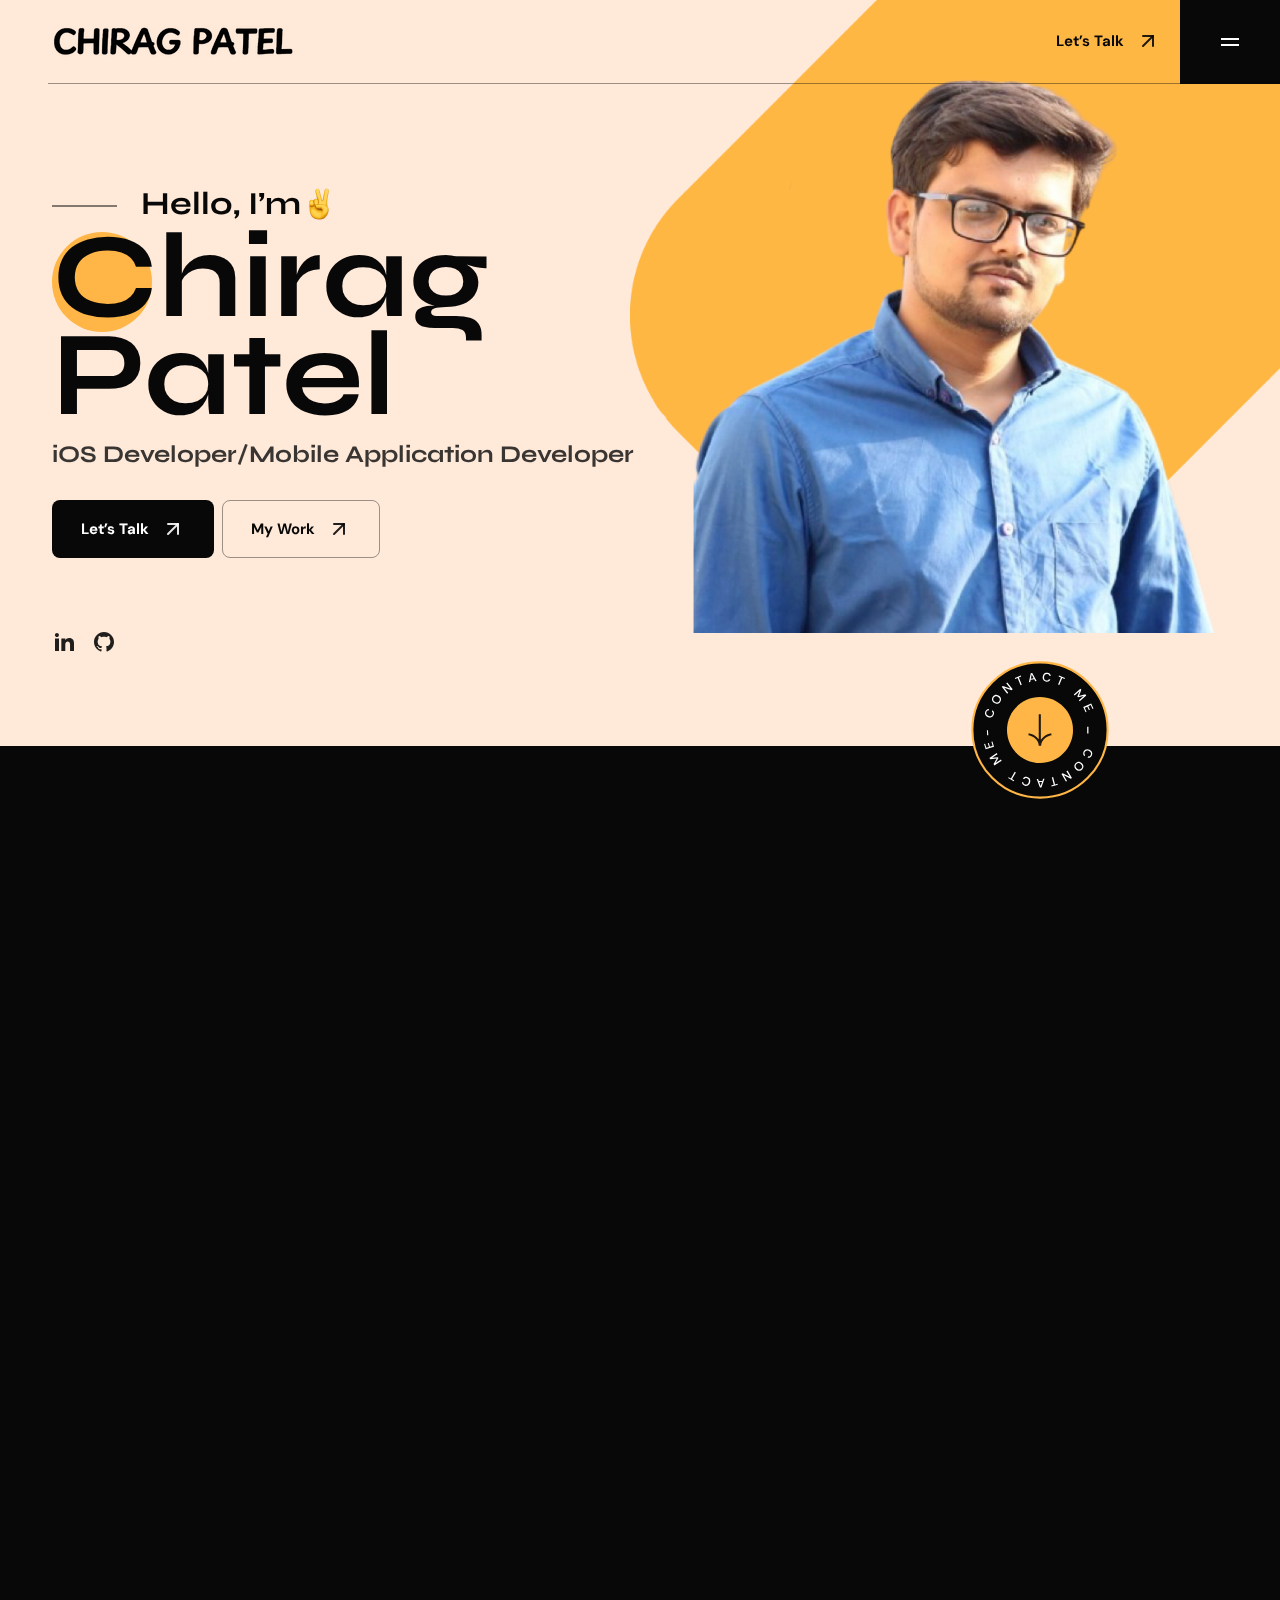
<file: index.html>
<!DOCTYPE html>
<html class="no-js" lang="en">

<head>
    <meta charset="utf-8" />
    <meta http-equiv="x-ua-compatible" content="ie=edge" />
    <title>Chirag Patel</title>
    <meta name="AdsBot-Google" content="noindex follow" />
    <meta name="description" content="Chirag Patel">
    <meta name="viewport" content="width=device-width, initial-scale=1, shrink-to-fit=no" />

    <!-- Favicon -->
    <link rel="shortcut icon" type="image/x-icon" href="assets/images/favicon.png" />

    <!-- CSS (Font, Vendor, Icon, Plugins & Style CSS files) -->

    <!-- Font CSS -->
    <link rel="preconnect" href="https://fonts.googleapis.com">
    <link rel="preconnect" href="https://fonts.gstatic.com" crossorigin>
    <link
        href="https://fonts.googleapis.com/css2?family=DM+Sans:ital,opsz,wght@0,9..40,100;0,9..40,200;0,9..40,300;0,9..40,400;0,9..40,500;0,9..40,600;0,9..40,700;0,9..40,800;0,9..40,900;0,9..40,1000;1,9..40,100;1,9..40,200;1,9..40,300;1,9..40,400;1,9..40,500;1,9..40,600;1,9..40,700;1,9..40,800;1,9..40,900;1,9..40,1000&family=Inter:wght@100;200;300;400;500;600;700;800;900&family=Poppins:ital,wght@0,100;0,200;0,300;0,400;0,500;0,600;0,700;0,800;0,900;1,100;1,200;1,300;1,400;1,500;1,600;1,700;1,800;1,900&family=Syne:wght@400;500;600;700;800&display=swap"
        rel="stylesheet">

    <!-- Vendor CSS (Bootstrap & Icon Font) -->
    <link rel="stylesheet" href="assets/css/vendor/bootstrap.min.css">

    <!-- Plugins CSS (All Plugins Files) -->
    <link rel="stylesheet" href="assets/css/plugins/aos.css">
    <link rel="stylesheet" href="assets/css/plugins/swiper-bundle.min.css">

    <!-- Style CSS -->
    <link rel="stylesheet" href="assets/css/pages/home.css">

</head>

<body class="dark-paragraph dark-bg bg-dark-tab">
    <div class="overflow-x-hidden">
        <!-- Header start -->

        <header id="sticky-header" class="header position-absolute left-0 top-0 w-100 z-3">
            <div class="d-flex justify-content-between header-inner">

                <div class="header-border-bottom d-flex align-items-center justify-content-between flex-grow-1">

                    <a href="index.html">
                        <img src="assets/images/logo/logo-dark.png" alt="logo">
                    </a>

                    <!-- Link Start -->
                    <a href="contact.html"
                        class="d-flex align-items-center flex-wrap fw-bold text-dark lh-1 contact-link hover-text-white">Let’s
                        Talk
                        <span class="animate-arrow-up">
                            <svg width="24" height="24" viewBox="0 0 24 24" fill="none"
                                xmlns="http://www.w3.org/2000/svg">
                                <path d="M7 17L17 7" stroke="currentColor" stroke-opacity="0.9" stroke-width="2"
                                    stroke-linecap="round" stroke-linejoin="round" />
                                <path d="M7 7H17V17" stroke="currentColor" stroke-opacity="0.9" stroke-width="2"
                                    stroke-linecap="round" stroke-linejoin="round" />
                            </svg>
                        </span>
                    </a>
                    <!-- Link End -->
                </div>

                <!-- Button Start -->
                <button id="offcanvas-toggle" class="bg-dark border-0 offcanvas-toggle" data-bs-toggle="offcanvas"
                    data-bs-target="#offcanvas" aria-controls="offcanvas">
                    <svg width="24" height="24" viewBox="0 0 24 24" fill="none" xmlns="http://www.w3.org/2000/svg">
                        <rect x="3" y="8" width="18" height="2" fill="white" />
                        <rect x="3" y="14" width="18" height="2" fill="white" />
                    </svg>

                </button>
                <!-- Button End -->

            </div>
        </header>


        <!-- offcanvas-menu start -->
        <div id="offcanvas"
            class="offcanvas offcanvas-end bg-dark d-flex flex-wrap flex-column justify-content-between">
            <!-- close button start -->

            <div>
                <div class="d-flex flex-wrap justify-content-between align-items-center offcanvas-header">
                    <a href="index.html">
                        <img src="assets/images/logo/logo-light.png" alt="">
                    </a>
                    <button id="offcanvas-close" class="offcanvas-close bg-primary border-0" data-bs-dismiss="offcanvas"
                        aria-label="Close">
                        <svg width="24" height="24" viewBox="0 0 24 24" fill="none" xmlns="http://www.w3.org/2000/svg">
                            <path fill-rule="evenodd" clip-rule="evenodd"
                                d="M19.2803 4.71967C19.5732 5.01256 19.5732 5.48744 19.2803 5.78033L5.78033 19.2803C5.48744 19.5732 5.01256 19.5732 4.71967 19.2803C4.42678 18.9874 4.42678 18.5126 4.71967 18.2197L18.2197 4.71967C18.5126 4.42678 18.9874 4.42678 19.2803 4.71967Z"
                                fill="white" />
                            <path fill-rule="evenodd" clip-rule="evenodd"
                                d="M4.71967 4.71967C5.01256 4.42678 5.48744 4.42678 5.78033 4.71967L19.2803 18.2197C19.5732 18.5126 19.5732 18.9874 19.2803 19.2803C18.9874 19.5732 18.5126 19.5732 18.2197 19.2803L4.71967 5.78033C4.42678 5.48744 4.42678 5.01256 4.71967 4.71967Z"
                                fill="white" />
                        </svg>
                    </button>
                </div>

                <!-- close button end -->

                <!-- offcanvas-menu start -->

                <nav class="offcanvas-nav d-flex flex-wrap flex-column justify-content-between">
                    <ul class="offcanvas-menu p-0 list-unstyled">
                        <li class="offcanvas-menu-item">
                            <a href="index.html"
                                class="text-white text-xl fw-bold font-Syne leading-none d-flex flex-wrap align-items-center justify-content-between offcanvas-menu-link">Home
                                <span class="d-inline-block animate-arrow-up">
                                    <svg width="24" height="24" viewBox="0 0 24 24" fill="none"
                                        xmlns="http://www.w3.org/2000/svg">
                                        <path d="M7 17L17 7" stroke="currentColor" stroke-opacity="0.9" stroke-width="2"
                                            stroke-linecap="round" stroke-linejoin="round"></path>
                                        <path d="M7 7H17V17" stroke="currentColor" stroke-opacity="0.9" stroke-width="2"
                                            stroke-linecap="round" stroke-linejoin="round"></path>
                                    </svg>
                                </span>
                            </a>
                        </li>
                        <li class="offcanvas-menu-item">
                            <a href="about.html"
                                class="text-white text-xl fw-bold font-Syne leading-none d-flex flex-wrap align-items-center justify-content-between offcanvas-menu-link">About
                                <span class="d-inline-block animate-arrow-up">
                                    <svg width="24" height="24" viewBox="0 0 24 24" fill="none"
                                        xmlns="http://www.w3.org/2000/svg">
                                        <path d="M7 17L17 7" stroke="currentColor" stroke-opacity="0.9" stroke-width="2"
                                            stroke-linecap="round" stroke-linejoin="round"></path>
                                        <path d="M7 7H17V17" stroke="currentColor" stroke-opacity="0.9" stroke-width="2"
                                            stroke-linecap="round" stroke-linejoin="round"></path>
                                    </svg>
                                </span>
                            </a>

                        </li>
                        <li class="offcanvas-menu-item">
                            <a href="projects.html"
                                class="text-white text-xl fw-bold font-Syne leading-none d-flex flex-wrap align-items-center justify-content-between offcanvas-menu-link">Project
                                <span class="d-inline-block animate-arrow-up">
                                    <svg width="24" height="24" viewBox="0 0 24 24" fill="none"
                                        xmlns="http://www.w3.org/2000/svg">
                                        <path d="M7 17L17 7" stroke="currentColor" stroke-opacity="0.9" stroke-width="2"
                                            stroke-linecap="round" stroke-linejoin="round"></path>
                                        <path d="M7 7H17V17" stroke="currentColor" stroke-opacity="0.9" stroke-width="2"
                                            stroke-linecap="round" stroke-linejoin="round"></path>
                                    </svg>
                                </span>
                            </a>
                        </li>


                        <li class="offcanvas-menu-item">
                            <a href="contact.html"
                                class="text-white text-xl fw-bold font-Syne leading-none d-flex flex-wrap align-items-center justify-content-between offcanvas-menu-link">Contact
                                <span class="d-inline-block animate-arrow-up">
                                    <svg width="24" height="24" viewBox="0 0 24 24" fill="none"
                                        xmlns="http://www.w3.org/2000/svg">
                                        <path d="M7 17L17 7" stroke="currentColor" stroke-opacity="0.9" stroke-width="2"
                                            stroke-linecap="round" stroke-linejoin="round"></path>
                                        <path d="M7 7H17V17" stroke="currentColor" stroke-opacity="0.9" stroke-width="2"
                                            stroke-linecap="round" stroke-linejoin="round"></path>
                                    </svg>
                                </span>
                            </a>
                        </li>

                    </ul>
                </nav>

            </div>


            <nav class="pb-10">
                <ul class="d-flex flex-wrap gap-x-4 align-items-center offcanvas-social-links p-0  list-unstyled">
                    <li><a href="#" class="text-white transition-all">
                            <svg width="24" height="24" viewBox="0 0 24 24" fill="none"
                                xmlns="http://www.w3.org/2000/svg">
                                <path
                                    d="M7.443 5.3501C8.082 5.3501 8.673 5.4001 9.213 5.5481C9.754 5.6471 10.197 5.8451 10.59 6.0921C10.984 6.3401 11.279 6.6861 11.475 7.1311C11.672 7.5761 11.771 8.1211 11.771 8.7141C11.771 9.4071 11.623 10.0001 11.279 10.4451C10.984 10.8911 10.492 11.2861 9.902 11.5831C10.738 11.8311 11.377 12.2761 11.771 12.8701C12.164 13.4631 12.41 14.2051 12.41 15.0461C12.41 15.7391 12.262 16.3321 12.016 16.8271C11.771 17.3221 11.377 17.7671 10.934 18.0641C10.4528 18.3824 9.92083 18.6164 9.361 18.7561C8.771 18.9051 8.181 19.0041 7.591 19.0041H1V5.3501H7.443ZM7.049 10.8901C7.59 10.8901 8.033 10.7421 8.377 10.4951C8.721 10.2481 8.869 9.8021 8.869 9.2581C8.869 8.9611 8.819 8.6651 8.721 8.4671C8.623 8.2691 8.475 8.1201 8.279 7.9721C8.082 7.8731 7.885 7.7741 7.639 7.7251C7.393 7.6751 7.148 7.6751 6.852 7.6751H4V10.8911H7.05L7.049 10.8901ZM7.197 16.7281C7.492 16.7281 7.787 16.6781 8.033 16.6291C8.279 16.5791 8.525 16.4811 8.721 16.3321C8.92138 16.1873 9.08903 16.002 9.213 15.7881C9.311 15.5411 9.41 15.2441 9.41 14.8981C9.41 14.2051 9.213 13.7111 8.82 13.3641C8.426 13.0671 7.885 12.9191 7.246 12.9191H4V16.7291L7.197 16.7281ZM16.689 16.6781C17.082 17.0741 17.672 17.2721 18.459 17.2721C19 17.2721 19.492 17.1241 19.885 16.8771C20.279 16.5801 20.525 16.2831 20.623 15.9871H23.033C22.639 17.1731 22.049 18.0141 21.263 18.5591C20.475 19.0531 19.541 19.3501 18.41 19.3501C17.6864 19.3523 16.9688 19.218 16.295 18.9541C15.6887 18.7267 15.148 18.353 14.721 17.8661C14.2643 17.4107 13.9267 16.8498 13.738 16.2331C13.492 15.5901 13.393 14.8981 13.393 14.1061C13.393 13.3641 13.492 12.6721 13.738 12.0281C13.9749 11.4085 14.3252 10.8384 14.771 10.3471C15.2201 9.88594 15.7543 9.51613 16.344 9.2581C17.0007 8.99416 17.7022 8.85969 18.41 8.8621C19.246 8.8621 19.984 9.0111 20.623 9.3571C21.263 9.7031 21.754 10.0991 22.147 10.6931C22.541 11.2371 22.837 11.8801 23.033 12.5731C23.131 13.2651 23.18 13.9581 23.131 14.7491H16C16 15.5411 16.295 16.2831 16.689 16.6791V16.6781ZM19.787 11.4841C19.443 11.1381 18.902 10.9401 18.262 10.9401C17.82 10.9401 17.475 11.0401 17.18 11.1881C16.885 11.3361 16.689 11.5341 16.492 11.7321C16.311 11.9234 16.1912 12.1643 16.148 12.4241C16.098 12.6721 16.049 12.8701 16.049 13.0671H20.475C20.377 12.3251 20.131 11.8311 19.787 11.4841ZM15.459 6.2901H20.967V7.6261H15.46V6.2901H15.459Z"
                                    fill="currentColor" fill-opacity="0.9"></path>
                            </svg>

                        </a></li>
                    <li><a href="#" class="text-white transition-all"><svg width="24" height="24" viewBox="0 0 24 24"
                                fill="none" xmlns="http://www.w3.org/2000/svg">
                                <path
                                    d="M6.94043 5.00002C6.94017 5.53046 6.7292 6.03906 6.35394 6.41394C5.97868 6.78883 5.46986 6.99929 4.93943 6.99902C4.409 6.99876 3.90039 6.78779 3.52551 6.41253C3.15062 6.03727 2.94016 5.52846 2.94043 4.99802C2.9407 4.46759 3.15166 3.95899 3.52692 3.5841C3.90218 3.20922 4.411 2.99876 4.94143 2.99902C5.47186 2.99929 5.98047 3.21026 6.35535 3.58552C6.73024 3.96078 6.9407 4.46959 6.94043 5.00002ZM7.00043 8.48002H3.00043V21H7.00043V8.48002ZM13.3204 8.48002H9.34043V21H13.2804V14.43C13.2804 10.77 18.0504 10.43 18.0504 14.43V21H22.0004V13.07C22.0004 6.90002 14.9404 7.13002 13.2804 10.16L13.3204 8.48002Z"
                                    fill="currentColor" fill-opacity="0.9"></path>
                            </svg>
                        </a></li>
                    <li><a href="#" class="text-white transition-all"><svg width="24" height="24" viewBox="0 0 24 24"
                                fill="none" xmlns="http://www.w3.org/2000/svg">
                                <path
                                    d="M19.989 11.572C19.907 9.99792 19.3596 8.4836 18.416 7.221C18.1285 7.53061 17.8212 7.82123 17.496 8.091C16.4969 8.92086 15.3805 9.5982 14.183 10.101C14.35 10.451 14.503 10.79 14.638 11.11V11.113C14.665 11.174 14.688 11.231 14.732 11.342L14.749 11.382C16.262 11.212 17.858 11.275 19.405 11.485C19.611 11.512 19.805 11.541 19.989 11.572ZM10.604 4.122C11.5786 5.49516 12.4772 6.92062 13.296 8.392C14.519 7.91 15.53 7.302 16.344 6.625C16.674 6.351 16.938 6.093 17.14 5.87C15.701 4.65972 13.8803 3.99733 12 4C11.524 4 11.058 4.042 10.604 4.121V4.122ZM4.253 9.997C4.93423 9.97981 5.61464 9.93878 6.293 9.874C7.93264 9.72734 9.55828 9.4525 11.155 9.052C10.3205 7.60221 9.41956 6.19171 8.455 4.825C7.42472 5.3354 6.51626 6.06141 5.79124 6.95379C5.06623 7.84617 4.54162 8.88404 4.253 9.997ZM5.783 17.035C6.25195 16.3575 6.77894 15.7221 7.358 15.136C8.812 13.646 10.528 12.486 12.514 11.846L12.576 11.828C12.411 11.464 12.256 11.139 12.1 10.833C10.264 11.368 8.33 11.702 6.403 11.875C5.463 11.96 4.62 11.997 4 12.003C3.99815 13.8356 4.62722 15.6128 5.783 17.035ZM15.004 19.415C14.6184 17.4703 14.0725 15.5607 13.372 13.706C11.372 14.433 9.776 15.496 8.543 16.764C8.0454 17.2664 7.60382 17.8213 7.226 18.419C8.60481 19.4478 10.2797 20.0025 12 20C13.0299 20.0015 14.0504 19.8035 15.005 19.417L15.004 19.415ZM16.878 18.34C18.4393 17.1398 19.5028 15.4057 19.865 13.47C19.525 13.385 19.094 13.3 18.62 13.234C17.5661 13.0823 16.4968 13.0712 15.44 13.201C16.035 14.8799 16.5154 16.5961 16.878 18.34ZM12 22C6.477 22 2 17.523 2 12C2 6.477 6.477 2 12 2C17.523 2 22 6.477 22 12C22 17.523 17.523 22 12 22Z"
                                    fill="currentColor" fill-opacity="0.9"></path>
                            </svg>
                        </a></li>
                    <li><a href="#" class="text-white transition-all"><svg width="24" height="24" viewBox="0 0 24 24"
                                fill="none" xmlns="http://www.w3.org/2000/svg">
                                <path
                                    d="M12.001 2C6.47598 2 2.00098 6.475 2.00098 12C1.99977 14.0992 2.65958 16.1454 3.88679 17.8484C5.114 19.5515 6.84631 20.8249 8.83798 21.488C9.33798 21.575 9.52598 21.275 9.52598 21.012C9.52598 20.775 9.51298 19.988 9.51298 19.15C7.00098 19.613 6.35098 18.538 6.15098 17.975C6.03798 17.687 5.55098 16.8 5.12598 16.562C4.77598 16.375 4.27598 15.912 5.11298 15.9C5.90098 15.887 6.46298 16.625 6.65098 16.925C7.55098 18.437 8.98798 18.012 9.56298 17.75C9.65098 17.1 9.91298 16.663 10.201 16.413C7.97598 16.163 5.65098 15.3 5.65098 11.475C5.65098 10.387 6.03798 9.488 6.67598 8.788C6.57598 8.538 6.22598 7.513 6.77598 6.138C6.77598 6.138 7.61298 5.875 9.52598 7.162C10.3401 6.9364 11.1812 6.82302 12.026 6.825C12.876 6.825 13.726 6.937 14.526 7.162C16.439 5.862 17.276 6.138 17.276 6.138C17.826 7.513 17.476 8.538 17.376 8.788C18.013 9.488 18.401 10.375 18.401 11.475C18.401 15.313 16.064 16.163 13.839 16.413C14.201 16.725 14.514 17.325 14.514 18.263C14.514 19.6 14.501 20.675 14.501 21.013C14.501 21.275 14.689 21.587 15.189 21.487C17.1738 20.8166 18.8985 19.5408 20.1203 17.8389C21.3421 16.1371 21.9995 14.095 22 12C22 6.475 17.525 2 12 2H12.001Z"
                                    fill="currentColor" fill-opacity="0.9"></path>
                            </svg>
                        </a></li>

                </ul>
            </nav>
        </div>
        <!-- offcanvas-menu end -->

        <!-- Header end -->

        <!-- Hero section start -->
        <section class="bg-secondary position-relative pt-140 pb-90">
            <div class="container">
                <div class="row">
                    <div class="col-12">
                        <div class="hero-content-wrapper">
                            <span
                                class="font-Syne text-dark fw-bold lh-1 text-2xl d-flex flex-wrap align-items-center hello-iam"
                                data-aos="fade-right" data-aos-delay="300">
                                <span>
                                    <svg xmlns="http://www.w3.org/2000/svg" width="65" height="2" viewBox="0 0 65 2"
                                        fill="none">
                                        <path d="M0 1H65" stroke="#080808" />
                                    </svg>
                                </span>

                                Hello, I’m
                                <img src="assets/images/icon/victory.png" alt="icon">
                            </span>
                            <h1 class="hero-title font-Syne fw-bold position-relative z-1 circle-shape"
                                data-aos="fade-right" data-aos-delay="400">
                                Chirag
                                <!-- <br /> Henry -->
                            </h1>
                            <h2 class="hero-title font-Syne fw-bold mb-20" data-aos="fade-right" data-aos-delay="600">
                                Patel</h2>
                            <p class="font-Syne fw-bold text-lg leading-tight iam-designer mb-30" data-aos="fade-right"
                                data-aos-delay="800">iOS Developer/Mobile Application Developer </p>

                            <div class="d-flex flex-wrap hero-btn-wraper">
                                <!-- Link Start -->
                                <span data-aos="fade-right" data-aos-delay="1000">
                                    <a href="contact.html" class="d-flex align-items-center flex-wrap btn-primary">Let’s
                                        Talk
                                        <span class="animate-arrow-up">
                                            <svg width="24" height="24" viewBox="0 0 24 24" fill="none"
                                                xmlns="http://www.w3.org/2000/svg">
                                                <path d="M7 17L17 7" stroke="currentColor" stroke-opacity="0.9"
                                                    stroke-width="2" stroke-linecap="round" stroke-linejoin="round" />
                                                <path d="M7 7H17V17" stroke="currentColor" stroke-opacity="0.9"
                                                    stroke-width="2" stroke-linecap="round" stroke-linejoin="round" />
                                            </svg>
                                        </span>
                                    </a>
                                </span>
                                <!-- Link End -->

                                <!-- Link Start -->
                                <span data-aos="fade-right" data-aos-delay="1200">
                                    <a href="projects.html"
                                        class="d-flex align-items-center flex-wrap btn-primary-outline">
                                        My Work
                                        <span class="animate-arrow-up">
                                            <svg width="24" height="24" viewBox="0 0 24 24" fill="none"
                                                xmlns="http://www.w3.org/2000/svg">
                                                <path d="M7 17L17 7" stroke="currentColor" stroke-opacity="0.9"
                                                    stroke-width="2" stroke-linecap="round" stroke-linejoin="round" />
                                                <path d="M7 7H17V17" stroke="currentColor" stroke-opacity="0.9"
                                                    stroke-width="2" stroke-linecap="round" stroke-linejoin="round" />
                                            </svg>
                                        </span>
                                    </a>
                                </span>
                                <!-- Link End -->
                            </div>

                            <div class="social-links">
                                <ul class="d-flex flex-wrap align-items-center list-unstyled">
                                    <li><a href="#" class="text-dark"><svg width="24" height="24" viewBox="0 0 24 24"
                                                fill="none" xmlns="http://www.w3.org/2000/svg">
                                                <path
                                                    d="M6.94043 5.00002C6.94017 5.53046 6.7292 6.03906 6.35394 6.41394C5.97868 6.78883 5.46986 6.99929 4.93943 6.99902C4.409 6.99876 3.90039 6.78779 3.52551 6.41253C3.15062 6.03727 2.94016 5.52846 2.94043 4.99802C2.9407 4.46759 3.15166 3.95899 3.52692 3.5841C3.90218 3.20922 4.411 2.99876 4.94143 2.99902C5.47186 2.99929 5.98047 3.21026 6.35535 3.58552C6.73024 3.96078 6.9407 4.46959 6.94043 5.00002ZM7.00043 8.48002H3.00043V21H7.00043V8.48002ZM13.3204 8.48002H9.34043V21H13.2804V14.43C13.2804 10.77 18.0504 10.43 18.0504 14.43V21H22.0004V13.07C22.0004 6.90002 14.9404 7.13002 13.2804 10.16L13.3204 8.48002Z"
                                                    fill="currentColor" fill-opacity="0.9"></path>
                                            </svg>
                                        </a></li>

                                    <li><a href="#" class="text-dark"><svg width="24" height="24" viewBox="0 0 24 24"
                                                fill="none" xmlns="http://www.w3.org/2000/svg">
                                                <path
                                                    d="M12.001 2C6.47598 2 2.00098 6.475 2.00098 12C1.99977 14.0992 2.65958 16.1454 3.88679 17.8484C5.114 19.5515 6.84631 20.8249 8.83798 21.488C9.33798 21.575 9.52598 21.275 9.52598 21.012C9.52598 20.775 9.51298 19.988 9.51298 19.15C7.00098 19.613 6.35098 18.538 6.15098 17.975C6.03798 17.687 5.55098 16.8 5.12598 16.562C4.77598 16.375 4.27598 15.912 5.11298 15.9C5.90098 15.887 6.46298 16.625 6.65098 16.925C7.55098 18.437 8.98798 18.012 9.56298 17.75C9.65098 17.1 9.91298 16.663 10.201 16.413C7.97598 16.163 5.65098 15.3 5.65098 11.475C5.65098 10.387 6.03798 9.488 6.67598 8.788C6.57598 8.538 6.22598 7.513 6.77598 6.138C6.77598 6.138 7.61298 5.875 9.52598 7.162C10.3401 6.9364 11.1812 6.82302 12.026 6.825C12.876 6.825 13.726 6.937 14.526 7.162C16.439 5.862 17.276 6.138 17.276 6.138C17.826 7.513 17.476 8.538 17.376 8.788C18.013 9.488 18.401 10.375 18.401 11.475C18.401 15.313 16.064 16.163 13.839 16.413C14.201 16.725 14.514 17.325 14.514 18.263C14.514 19.6 14.501 20.675 14.501 21.013C14.501 21.275 14.689 21.587 15.189 21.487C17.1738 20.8166 18.8985 19.5408 20.1203 17.8389C21.3421 16.1371 21.9995 14.095 22 12C22 6.475 17.525 2 12 2H12.001Z"
                                                    fill="currentColor" fill-opacity="0.9"></path>
                                            </svg>
                                        </a></li>
                                </ul>
                            </div>

                        </div>
                    </div>
                </div>
            </div>
    </div>

    <div class="d-none d-md-block">
        <img class="position-absolute top-0 end-0 hero-image" data-aos="fade-left" src="assets/images/hero/hero.png"
            alt="hero Image">

        <a href="contact.html" class="contact-spin">
            <svg class="position-absolute" width="180" height="180" viewBox="0 0 180 180" fill="none"
                xmlns="http://www.w3.org/2000/svg">
                <g class="animate-spin">

                    <path
                        d="M157.631 90C157.631 127.352 127.352 157.632 89.9995 157.632C52.6476 157.632 22.3678 127.352 22.3678 90C22.3678 52.6481 52.6476 22.3683 89.9995 22.3683C127.352 22.3683 157.631 52.6481 157.631 90Z"
                        fill="#080808" stroke="#FFB646" stroke-width="2.08333" stroke-miterlimit="10" />
                    <path
                        d="M43.7883 74.5846C43.5199 75.4042 43.1104 76.0554 42.5597 76.5383C42.0037 77.0107 41.3536 77.3039 40.6095 77.4181C39.8574 77.5296 39.0598 77.4474 38.2165 77.1713C37.3654 76.8927 36.6735 76.4873 36.141 75.9552C35.6005 75.4205 35.2458 74.7983 35.0767 74.0886C34.9103 73.3709 34.9612 72.6023 35.2295 71.7827C35.5469 70.8133 36.0426 70.0987 36.7167 69.6388C37.3908 69.1789 38.1805 69.0055 39.0858 69.1186L38.6292 70.5135C38.1123 70.4665 37.6527 70.5778 37.2503 70.8474C36.8479 71.1171 36.5474 71.5553 36.3487 72.1622C36.0778 72.9897 36.1474 73.7367 36.5574 74.4032C36.9596 75.0671 37.6532 75.5603 38.6384 75.8828C39.6156 76.2027 40.4627 76.2139 41.1796 75.9163C41.8965 75.6188 42.3905 75.0562 42.6614 74.2287C42.86 73.6219 42.8847 73.0934 42.7354 72.6431C42.5862 72.1929 42.2971 71.8365 41.8682 71.5739L42.3249 70.179C43.0903 70.6128 43.6049 71.2132 43.8687 71.9801C44.1324 72.7471 44.1056 73.6152 43.7883 74.5846Z"
                        fill="white" />
                    <path
                        d="M50.1726 61.9256C49.6756 62.6305 49.0849 63.1374 48.4004 63.4462C47.7159 63.7551 46.9941 63.8651 46.2348 63.7763C45.4688 63.6826 44.7232 63.3802 43.998 62.8689C43.2728 62.3576 42.7408 61.7594 42.4021 61.0741C42.0566 60.3841 41.9143 59.6648 41.9752 58.9163C42.0362 58.1679 42.3151 57.4412 42.812 56.7363C43.309 56.0315 43.8997 55.5246 44.5842 55.2158C45.2687 54.9069 45.9915 54.8027 46.7528 54.9031C47.512 54.9919 48.2542 55.292 48.9794 55.8032C49.7046 56.3145 50.24 56.9152 50.5855 57.6052C50.929 58.2837 51.0703 58.9972 51.0094 59.7456C50.9484 60.4941 50.6695 61.2208 50.1726 61.9256ZM49.2067 61.2447C49.5508 60.7567 49.741 60.2567 49.7774 59.7446C49.8185 59.2257 49.7074 58.7212 49.4441 58.2312C49.1808 57.7411 48.7679 57.2978 48.2053 56.9012C47.6428 56.5046 47.0865 56.2646 46.5365 56.1812C45.9865 56.0979 45.474 56.1627 44.9991 56.3758C44.529 56.5821 44.1219 56.9293 43.7779 57.4173C43.4338 57.9053 43.2412 58.4087 43.2001 58.9276C43.1589 59.4465 43.27 59.951 43.5333 60.441C43.8014 60.9242 44.2167 61.3642 44.7793 61.7608C45.3418 62.1574 45.8957 62.4008 46.4409 62.4909C46.9909 62.5743 47.5034 62.5094 47.9783 62.2963C48.4532 62.0832 48.8627 61.7327 49.2067 61.2447Z"
                        fill="white" />
                    <path
                        d="M57.1532 53.6456L51.7944 46.7785L52.8343 45.967L60.3121 48.4499L56.2777 43.28L57.3175 42.4685L62.6763 49.3356L61.6365 50.1471L54.1587 47.6642L58.1931 52.8341L57.1532 53.6456Z"
                        fill="white" />
                    <path
                        d="M70.5729 45.1508L67.6243 38.1023L65.248 39.0964L64.835 38.1092L70.793 35.6168L71.206 36.604L68.8412 37.5933L71.7898 44.6418L70.5729 45.1508Z"
                        fill="white" />
                    <path
                        d="M78.8716 42.2432L80.7576 33.1533L82.1851 32.9397L86.6248 41.083L85.2465 41.2892L84.1931 39.2953L80.6734 39.822L80.2499 42.0369L78.8716 42.2432ZM80.8879 38.733L83.6692 38.3168L81.6911 34.599L80.8879 38.733Z"
                        fill="white" />
                    <path
                        d="M96.3093 41.6882C95.4534 41.5795 94.7363 41.3002 94.1579 40.8504C93.5887 40.3935 93.1778 39.8103 92.925 39.1008C92.6734 38.3831 92.6034 37.584 92.7153 36.7034C92.8282 35.8146 93.0957 35.0584 93.5178 34.4346C93.9409 33.8026 94.4851 33.3366 95.1504 33.0364C95.824 32.7373 96.5887 32.6421 97.4445 32.7508C98.4568 32.8794 99.2525 33.2313 99.8317 33.8066C100.411 34.382 100.73 35.125 100.79 36.0357L99.3337 35.8507C99.2823 35.3341 99.0861 34.9036 98.7452 34.5592C98.4042 34.2149 97.9169 34.0025 97.2832 33.922C96.4191 33.8122 95.6984 34.0217 95.1212 34.5505C94.5449 35.071 94.1915 35.8456 94.0608 36.8743C93.9312 37.8948 94.0803 38.7291 94.5081 39.3772C94.9359 40.0252 95.5818 40.4041 96.4459 40.5139C97.0796 40.5944 97.6035 40.5188 98.0176 40.287C98.4317 40.0553 98.7272 39.704 98.9041 39.2331L100.361 39.4181C100.079 40.252 99.5866 40.871 98.8831 41.275C98.1795 41.679 97.3216 41.8168 96.3093 41.6882Z"
                        fill="white" />
                    <path
                        d="M108.074 44.5801L110.985 37.5128L108.603 36.5314L109.01 35.5415L114.984 38.0021L114.576 38.992L112.205 38.0153L109.294 45.0827L108.074 44.5801Z"
                        fill="white" />
                    <path
                        d="M123.795 54.407L130.354 48.6754L131.378 49.8467L128.952 55.883L135.251 54.2787L136.274 55.45L129.715 61.1815L128.847 60.1883L133.692 55.9552L128.032 57.3643L127.361 56.596L129.498 51.1752L124.663 55.4002L123.795 54.407Z"
                        fill="white" />
                    <path
                        d="M133.257 67.1066L141.164 63.4523L143.487 68.4788L142.516 68.9278L140.746 65.0986L138.283 66.2366L139.897 69.727L138.948 70.1655L137.335 66.6752L134.782 67.855L136.552 71.6842L135.58 72.1332L133.257 67.1066Z"
                        fill="white" />
                    <path d="M137.181 86.6396L138.426 86.6423L138.411 93.4738L137.167 93.4711L137.181 86.6396Z"
                        fill="white" />
                    <path
                        d="M133.683 111.594C134.061 110.818 134.556 110.229 135.168 109.826C135.783 109.434 136.468 109.232 137.221 109.221C137.981 109.213 138.761 109.404 139.558 109.792C140.364 110.185 140.994 110.681 141.449 111.282C141.912 111.885 142.178 112.55 142.248 113.277C142.315 114.011 142.16 114.766 141.782 115.541C141.335 116.458 140.746 117.099 140.015 117.462C139.284 117.826 138.477 117.89 137.596 117.654L138.239 116.334C138.745 116.451 139.215 116.404 139.651 116.192C140.087 115.979 140.445 115.586 140.724 115.012C141.106 114.229 141.139 113.479 140.824 112.763C140.516 112.05 139.896 111.466 138.964 111.012C138.04 110.561 137.202 110.434 136.45 110.631C135.699 110.828 135.133 111.318 134.751 112.101C134.471 112.675 134.375 113.195 134.461 113.662C134.547 114.128 134.785 114.521 135.174 114.84L134.531 116.16C133.832 115.625 133.404 114.96 133.247 114.164C133.091 113.368 133.236 112.511 133.683 111.594Z"
                        fill="white" />
                    <path
                        d="M125.614 123.254C126.204 122.624 126.859 122.203 127.58 121.991C128.3 121.78 129.031 121.77 129.771 121.962C130.517 122.161 131.214 122.563 131.862 123.169C132.51 123.776 132.955 124.442 133.197 125.167C133.444 125.898 133.486 126.631 133.323 127.364C133.159 128.097 132.783 128.779 132.194 129.409C131.604 130.039 130.949 130.46 130.228 130.672C129.508 130.884 128.777 130.887 128.037 130.683C127.297 130.491 126.602 130.091 125.954 129.485C125.306 128.878 124.858 128.21 124.611 127.478C124.364 126.759 124.322 126.032 124.485 125.299C124.649 124.566 125.025 123.884 125.614 123.254ZM126.478 124.062C126.07 124.498 125.812 124.967 125.706 125.47C125.594 125.978 125.634 126.493 125.828 127.015C126.021 127.537 126.369 128.033 126.872 128.503C127.375 128.974 127.893 129.288 128.427 129.446C128.96 129.605 129.477 129.611 129.977 129.465C130.471 129.325 130.922 129.037 131.33 128.601C131.738 128.165 131.998 127.693 132.111 127.184C132.223 126.676 132.182 126.161 131.989 125.639C131.789 125.123 131.439 124.63 130.936 124.16C130.433 123.689 129.918 123.372 129.39 123.208C128.856 123.049 128.339 123.043 127.84 123.189C127.34 123.335 126.886 123.626 126.478 124.062Z"
                        fill="white" />
                    <path
                        d="M117.563 130.504L121.936 138.038L120.795 138.7L113.725 135.221L117.017 140.893L115.876 141.555L111.503 134.021L112.644 133.358L119.714 136.838L116.422 131.166L117.563 130.504Z"
                        fill="white" />
                    <path
                        d="M103.11 137.094L105.066 144.482L107.557 143.822L107.831 144.857L101.586 146.511L101.312 145.476L103.79 144.819L101.834 137.431L103.11 137.094Z"
                        fill="white" />
                    <path
                        d="M94.5093 138.832L91.3962 147.578L89.9528 147.594L86.6703 138.92L88.0639 138.904L88.8342 141.024L92.3929 140.984L93.1157 138.848L94.5093 138.832ZM92.0312 142.033L89.2191 142.065L90.6695 146.018L92.0312 142.033Z"
                        fill="white" />
                    <path
                        d="M77.1843 137.002C78.0177 137.224 78.6908 137.597 79.2035 138.121C79.7061 138.65 80.0349 139.283 80.1901 140.02C80.3432 140.764 80.3052 141.566 80.0762 142.423C79.8451 143.289 79.4785 144.002 78.9766 144.563C78.4725 145.133 77.8707 145.521 77.1713 145.73C76.4638 145.936 75.6933 145.927 74.8599 145.705C73.8742 145.441 73.133 144.986 72.6364 144.338C72.1397 143.69 71.9228 142.911 71.9857 142.001L73.4041 142.38C73.3858 142.898 73.5224 143.351 73.814 143.738C74.1055 144.125 74.5598 144.401 75.1769 144.566C76.0183 144.791 76.7605 144.68 77.4035 144.233C78.0443 143.795 78.4984 143.075 78.766 142.073C79.0314 141.079 78.9956 140.233 78.6588 139.533C78.3219 138.834 77.7327 138.372 76.8913 138.147C76.2742 137.982 75.745 137.987 75.3036 138.161C74.8622 138.335 74.5223 138.643 74.2838 139.086L72.8654 138.707C73.2563 137.919 73.8274 137.372 74.5787 137.066C75.3301 136.76 76.1986 136.739 77.1843 137.002Z"
                        fill="white" />
                    <path
                        d="M65.8866 132.522L62.0282 139.116L64.2512 140.417L63.7107 141.34L58.1373 138.079L58.6777 137.155L60.8899 138.45L64.7483 131.856L65.8866 132.522Z"
                        fill="white" />
                    <path
                        d="M51.6575 120.629L44.3842 125.419L43.5287 124.121L46.7486 118.469L40.2915 119.206L39.436 117.907L46.7093 113.116L47.4348 114.218L42.0629 117.756L47.8604 117.126L48.4216 117.978L45.5706 123.059L50.9321 119.527L51.6575 120.629Z"
                        fill="white" />
                    <path
                        d="M44.0233 106.773L35.696 109.316L34.0791 104.022L35.1022 103.71L36.3339 107.743L38.9273 106.95L37.8045 103.275L38.8038 102.969L39.9266 106.645L42.6151 105.824L41.3833 101.791L42.4064 101.479L44.0233 106.773Z"
                        fill="white" />
                    <path d="M38.2513 95.1897L37.1449 95.2462L36.8866 90.1867L37.993 90.1302L38.2513 95.1897Z"
                        fill="white" />

                </g>
                <g>

                    <path
                        d="M89.9999 123.016C108.234 123.016 123.016 108.234 123.016 89.9999C123.016 71.7654 108.234 56.9834 89.9999 56.9834C71.7654 56.9834 56.9834 71.7654 56.9834 89.9999C56.9834 108.234 71.7654 123.016 89.9999 123.016Z"
                        fill="#FFB646" />
                    <path fill-rule="evenodd" clip-rule="evenodd"
                        d="M89.0556 105.833H88.7517C88.7517 102.454 87.0878 100.016 84.9217 98.2993C82.7319 96.5641 80.0806 95.6169 78.3337 95.2864L78.721 93.2394C80.7295 93.6194 83.7111 94.6819 86.2156 96.6665C87.1483 97.4056 88.0215 98.2792 88.7523 99.2971V74.1667H90.8356V99.7399C91.622 98.5303 92.6098 97.5106 93.6751 96.6665C96.1795 94.6819 99.1612 93.6194 101.17 93.2394L101.557 95.2864C99.8101 95.6169 97.1587 96.5641 94.969 98.2993C92.8028 100.016 91.1389 102.454 91.1389 105.833H90.835H89.0556Z"
                        fill="#080808" fill-opacity="0.9" />
                </g>
            </svg>
        </a>

    </div>

    </section>
    <!-- Hero section end -->

    <!-- Service start -->
    <section class="py-120 bg-dark">
        <div class="container">

            <div class="row mb-12 align-items-center" data-aos="fade-up" data-aos-delay="400">
                <div class="col-12 col-lg-6">
                    <div class="fw-bold font-Syne lh-1 d-flex flex-wrap flex-column gap-y-2">
                        <h3 class="text-white section-title position-relative circle-shape">
                            My specialties
                        </h3>
                    </div>

                </div>
                <div class="col-12 col-lg-6">
                    <p class="paragraph">
                        Motivated and detail-oriented iOS Developer with 8+ years of experience building and
                        maintaining high-quality iOS
                        applications. Proficient in Swift, Objective-C, and various iOS frameworks, including UIKit,
                        SwiftUI, and Core Data.
                        Adept at working in Agile environments, collaborating with cross-functional teams, and
                        delivering seamless mobile
                        experiences. Passionate about keeping up with the latest iOS trends and ensuring the highest
                        standards of code quality. </p>
                </div>
            </div>

            <div class="row">
                <div class="col-12 col-xl-8">
                    <div class="row row-gap-24">

                        <!-- service Item -->
                        <div class="col-12 col-sm-6 col-md-4">

                            <div class="service-card" data-aos="fade-up" data-aos-delay="500">
                                <!-- Icon -->
                                <div class="d-flex flex-wrap align-items-center justify-content-center service-icon">
                                    <svg width="24" height="24" viewBox="0 0 24 24" fill="none"
                                        xmlns="http://www.w3.org/2000/svg">
                                        <path fill-rule="evenodd" clip-rule="evenodd" d="M21.984 16.348c.056-.112.056-.224.112-.336 1.346-5.272-1.851-11.44-7.347-14.693 2.412 3.253 3.365 7.122 2.524 10.599-.056.28-.168.617-.28.897a5.173 5.173 0 0 1-.45-.28S11.104 9.17 5.273 3.282c-.169-.168 3.14 4.71 6.841 8.58-1.738-1.01-6.673-4.542-9.758-7.403.337.617.842 1.234 1.346 1.851 2.58 3.309 5.945 7.346 9.983 10.43-2.86 1.74-6.842 1.851-10.88 0-1.01-.448-1.85-1.009-2.804-1.682 1.682 2.636 4.318 5.048 7.459 6.337 3.757 1.627 7.57 1.515 10.318 0h.057c.112-.056.224-.112.336-.224 1.346-.673 3.982-1.402 5.44 1.402.392.785 1.121-2.86-1.626-6.225z
" fill="currentColor" />

                                    </svg>

                                </div>

                                <!-- Icon End -->
                                <h4>
                                    <a href="projects.html"
                                        class="d-flex flex-wrap align-items-end justify-content-between fw-bold text-xl font-Syne service-card-link">
                                        Swift <br /> Programing

                                        <span class="animate-arrow-up">
                                            <svg width="24" height="24" viewBox="0 0 24 24" fill="none"
                                                xmlns="http://www.w3.org/2000/svg">
                                                <path class="transition-all" d="M7 17L17 7" stroke="currentColor"
                                                    stroke-width="2" stroke-linecap="round" stroke-linejoin="round" />
                                                <path class="transition-all" d="M7 7H17V17" stroke="currentColor"
                                                    stroke-width="2" stroke-linecap="round" stroke-linejoin="round" />
                                            </svg>

                                        </span>
                                    </a>
                                </h4>
                            </div>

                        </div>

                        <!-- service Item End -->

                        <!-- service Item -->

                        <div class="col-12 col-sm-6 col-md-4">
                            <div class="service-card" data-aos="fade-up" data-aos-delay="700">
                                <!-- Icon -->
                                <div class="d-flex flex-wrap align-items-center justify-content-center service-icon">

                                    <svg xmlns="http://www.w3.org/2000/svg" viewBox="0 0 50 50" width="32px"
                                        height="32px">
                                        <path
                                            d="M 25 2 C 24.285156 2 23.574219 2.179688 22.933594 2.539063 L 6.089844 12.003906 C 4.808594 12.726563 4 14.074219 4 15.535156 L 4 34.464844 C 4 35.929688 4.808594 37.277344 6.089844 38 L 22.933594 47.460938 C 24.214844 48.183594 25.785156 48.183594 27.066406 47.460938 L 43.910156 38 C 45.195313 37.277344 46 35.925781 46 34.464844 L 46 15.535156 C 46 14.074219 45.191406 12.726563 43.910156 12.003906 L 27.066406 2.539063 C 26.425781 2.179688 25.714844 2 25 2 Z M 25 4 C 25.375 4 25.753906 4.09375 26.089844 4.28125 L 42.933594 13.746094 C 43.601563 14.125 44 14.804688 44 15.535156 L 44 24 L 42 24 L 42 22 L 40 22 L 40 24 L 38 24 L 38 26 L 40 26 L 40 28 L 42 28 L 42 26 L 44 26 L 44 34.464844 C 44 35.195313 43.601563 35.875 42.929688 36.253906 L 26.089844 45.71875 C 25.417969 46.09375 24.582031 46.09375 23.910156 45.71875 L 7.070313 36.253906 C 6.398438 35.875 6 35.199219 6 34.464844 L 6 15.535156 C 6 14.804688 6.398438 14.125 7.070313 13.746094 L 23.910156 4.28125 C 24.246094 4.09375 24.625 4 25 4 Z M 25 12 C 17.839844 12 12 17.839844 12 25 C 12 32.160156 17.839844 38 25 38 C 29.089844 38 32.886719 36.09375 35.339844 32.863281 L 36.023438 31.960938 L 29.96875 28.453125 L 29.421875 29.046875 C 28.292969 30.28125 26.691406 31 25 31 C 21.683594 31 19 28.316406 19 25 C 19 21.683594 21.683594 19 25 19 C 26.691406 19 28.292969 19.71875 29.421875 20.953125 L 29.96875 21.546875 L 36.023438 18.039063 L 35.339844 17.136719 C 32.886719 13.90625 29.089844 12 25 12 Z M 25 14 C 28.074219 14 30.886719 15.316406 32.945313 17.511719 L 30.203125 19.097656 C 28.757813 17.832031 26.960938 17 25 17 C 20.597656 17 17 20.597656 17 25 C 17 29.402344 20.597656 33 25 33 C 26.960938 33 28.757813 32.167969 30.203125 30.902344 L 32.945313 32.488281 C 30.886719 34.683594 28.074219 36 25 36 C 18.925781 36 14 31.074219 14 25 C 14 18.925781 18.925781 14 25 14 Z M 33 22 L 33 24 L 31 24 L 31 26 L 33 26 L 33 28 L 35 28 L 35 26 L 37 26 L 37 24 L 35 24 L 35 22 Z"
                                            fill="currentColor" />
                                    </svg>



                                </div>

                                <!-- Icon End -->
                                <h4>
                                    <a href="projects.html"
                                        class="d-flex flex-wrap align-items-end justify-content-between fw-bold text-xl font-Syne service-card-link">
                                        Objective C<br /> Programing

                                        <span class="animate-arrow-up">
                                            <svg width="24" height="24" viewBox="0 0 24 24" fill="none"
                                                xmlns="http://www.w3.org/2000/svg">
                                                <path class="transition-all" d="M7 17L17 7" stroke="currentColor"
                                                    stroke-width="2" stroke-linecap="round" stroke-linejoin="round" />
                                                <path class="transition-all" d="M7 7H17V17" stroke="currentColor"
                                                    stroke-width="2" stroke-linecap="round" stroke-linejoin="round" />
                                            </svg>

                                        </span>
                                    </a>
                                </h4>
                            </div>

                        </div>

                        <!-- service Item End -->

                        <!-- service Item -->
                        <div class="col-12 col-sm-6 col-md-4">
                            <div class="service-card" data-aos="fade-up" data-aos-delay="900">
                                <!-- Icon -->
                                <div class="d-flex flex-wrap align-items-center justify-content-center service-icon">
                                    <svg width="26px" height="26px" viewBox="0 0 15 15" fill="none"
                                        xmlns="http://www.w3.org/2000/svg">
                                        <path
                                            d="M2.5 11.5L11.5 3.5L12.5 12.5L7.5 14.5L2.5 11.5ZM2.5 11.5L7.5 2.5L9.5 5.5M2.5 11.5L3.5 0.5L6.5 3.5"
                                            stroke="currentColor" stroke-linejoin="round" />
                                    </svg>


                                </div>

                                <!-- Icon End -->
                                <h4>
                                    <a href="projects.html"
                                        class="d-flex flex-wrap align-items-end justify-content-between fw-bold text-xl font-Syne service-card-link">
                                        <br />Firebase
                                        <span class="animate-arrow-up">
                                            <svg width="24" height="24" viewBox="0 0 24 24" fill="none"
                                                xmlns="http://www.w3.org/2000/svg">
                                                <path class="transition-all" d="M7 17L17 7" stroke="currentColor"
                                                    stroke-width="2" stroke-linecap="round" stroke-linejoin="round" />
                                                <path class="transition-all" d="M7 7H17V17" stroke="currentColor"
                                                    stroke-width="2" stroke-linecap="round" stroke-linejoin="round" />
                                            </svg>

                                        </span>
                                    </a>
                                </h4>
                            </div>

                        </div>


                        <!-- service Item End -->

                        <!-- service Item -->
                        <div class="col-12 col-sm-6 col-md-4">
                            <div class="service-card" data-aos="fade-up" data-aos-delay="1100">
                                <!-- Icon -->
                                <div class="d-flex flex-wrap align-items-center justify-content-center service-icon">
                                    <svg fill="#000000" width="26px" height="26px" viewBox="0 0 32 32" version="1.1"
                                        xmlns="http://www.w3.org/2000/svg">
                                        <title>git</title>
                                        <path
                                            d="M30.428 14.663l-13.095-13.094c-0.35-0.349-0.833-0.565-1.367-0.565s-1.017 0.216-1.367 0.565l0-0-2.713 2.718 3.449 3.449c0.22-0.077 0.473-0.121 0.737-0.121 1.269 0 2.297 1.028 2.297 2.297 0 0.269-0.046 0.526-0.131 0.766l0.005-0.016 3.322 3.324c0.222-0.079 0.479-0.125 0.746-0.125 1.268 0 2.296 1.028 2.296 2.296s-1.028 2.296-2.296 2.296c-1.268 0-2.296-1.028-2.296-2.296 0-0.313 0.063-0.611 0.176-0.883l-0.006 0.015-3.11-3.094v8.154c0.764 0.385 1.279 1.163 1.279 2.061 0 1.27-1.030 2.3-2.3 2.3s-2.3-1.030-2.3-2.3c0-0.634 0.256-1.207 0.671-1.623l-0 0c0.211-0.211 0.462-0.382 0.741-0.502l0.015-0.006v-8.234c-0.842-0.354-1.422-1.173-1.422-2.126 0-0.32 0.065-0.624 0.183-0.901l-0.006 0.015-3.389-3.405-8.98 8.974c-0.348 0.351-0.562 0.834-0.562 1.368s0.215 1.017 0.563 1.368l13.096 13.092c0.349 0.35 0.832 0.566 1.366 0.566s1.016-0.216 1.366-0.566l13.034-13.034c0.35-0.349 0.567-0.833 0.567-1.366s-0.217-1.017-0.567-1.366l-0-0z"
                                            fill="currentColor">
                                        </path>
                                    </svg>


                                </div>

                                <!-- Icon End -->
                                <h4>
                                    <a href="projects.html"
                                        class="d-flex flex-wrap align-items-end justify-content-between fw-bold text-xl font-Syne service-card-link">
                                        <br /> GIT

                                        <span class="animate-arrow-up">
                                            <svg width="24" height="24" viewBox="0 0 24 24" fill="none"
                                                xmlns="http://www.w3.org/2000/svg">
                                                <path class="transition-all" d="M7 17L17 7" stroke="currentColor"
                                                    stroke-width="2" stroke-linecap="round" stroke-linejoin="round" />
                                                <path class="transition-all" d="M7 7H17V17" stroke="currentColor"
                                                    stroke-width="2" stroke-linecap="round" stroke-linejoin="round" />
                                            </svg>

                                        </span>
                                    </a>
                                </h4>
                            </div>

                        </div>

                        <!-- service Item End -->

                        <!-- service Item -->
                        <div class="col-12 col-sm-6 col-md-4">
                            <div class="service-card" data-aos="fade-up" data-aos-delay="1300">
                                <!-- Icon -->
                                <div class="d-flex flex-wrap align-items-center justify-content-center service-icon">
                                    <svg width="26px" height="26px" viewBox="0 0 24 24" fill="none"
                                        xmlns="http://www.w3.org/2000/svg">
                                        <path
                                            d="M21 5C21 6.65685 16.9706 8 12 8C7.02944 8 3 6.65685 3 5M21 5C21 3.34315 16.9706 2 12 2C7.02944 2 3 3.34315 3 5M21 5V19C21 20.66 17 22 12 22C7 22 3 20.66 3 19V5M21 12C21 13.66 17 15 12 15C7 15 3 13.66 3 12"
                                            stroke="currentColor" stroke-width="2" stroke-linecap="round"
                                            stroke-linejoin="round" />
                                    </svg>


                                </div>

                                <!-- Icon End -->
                                <h4>
                                    <a href="projects.html"
                                        class="d-flex flex-wrap align-items-end justify-content-between fw-bold text-xl font-Syne service-card-link">
                                        <br /> Database
                                        <span class="animate-arrow-up">
                                            <svg width="24" height="24" viewBox="0 0 24 24" fill="none"
                                                xmlns="http://www.w3.org/2000/svg">
                                                <path class="transition-all" d="M7 17L17 7" stroke="currentColor"
                                                    stroke-width="2" stroke-linecap="round" stroke-linejoin="round" />
                                                <path class="transition-all" d="M7 7H17V17" stroke="currentColor"
                                                    stroke-width="2" stroke-linecap="round" stroke-linejoin="round" />
                                            </svg>

                                        </span>
                                    </a>
                                </h4>
                            </div>

                        </div>

                        <!-- service Item End -->

                        <!-- service Item -->
                        <div class="col-12 col-sm-6 col-md-4">
                            <div class="service-card" data-aos="fade-up" data-aos-delay="1500">
                                <!-- Icon -->
                                <div class="d-flex flex-wrap align-items-center justify-content-center service-icon">
                                    <svg fill="currentColor" width="26px" height="26px" viewBox="0 0 24 24" role="img"
                                        xmlns="http://www.w3.org/2000/svg">
                                        <path
                                            d="M8.812 17.176c-2.968 0-4.956-2.308-4.956-5.176 0-2.705 1.776-5.176 4.91-5.176 2.407 0 3.856 1.445 4.207 3.357h3.95C16.479 6.427 13.51 3.42 8.718 3.42 3.131 3.42 0 7.523 0 12c0 4.57 3.295 8.58 8.766 8.58 4.58 0 7.549-2.822 8.18-6.272h-4.02c-.467 1.609-1.916 2.868-4.114 2.868zM24 12.068l-3.466 8.055-2.38-1.022 2.992-7.055-3.01-7.096 2.433-1.042z" />
                                    </svg>


                                </div>

                                <!-- Icon End -->
                                <h4>
                                    <a href="projects.html"
                                        class="d-flex flex-wrap align-items-end justify-content-between fw-bold text-xl font-Syne service-card-link">
                                        <br /> Cocoapods
                                        <span class="animate-arrow-up">
                                            <svg width="24" height="24" viewBox="0 0 24 24" fill="none"
                                                xmlns="http://www.w3.org/2000/svg">
                                                <path class="transition-all" d="M7 17L17 7" stroke="currentColor"
                                                    stroke-width="2" stroke-linecap="round" stroke-linejoin="round" />
                                                <path class="transition-all" d="M7 7H17V17" stroke="currentColor"
                                                    stroke-width="2" stroke-linecap="round" stroke-linejoin="round" />
                                            </svg>

                                        </span>
                                    </a>
                                </h4>
                            </div>

                        </div>

                        <!-- service Item End -->

                    </div>
                </div>


                <div class="col-12 col-xl-4" data-aos="zoom-in" data-aos-delay="1000">
                    <div class="d-flex flex-wrap flex-column justify-content-between service-contact-card">
                        <div class="d-flex flex-wrap justify-content-end">
                            <a href="contact.html" class="animate-arrow-up">
                                <svg width="80" height="80" viewBox="0 0 80 80" fill="none"
                                    xmlns="http://www.w3.org/2000/svg">
                                    <path d="M23.3333 56.6666L56.6667 23.3333" stroke="#FFB646" stroke-width="3.5"
                                        stroke-linecap="round" stroke-linejoin="round" />
                                    <path d="M23.3333 23.3333H56.6667V56.6666" stroke="#FFB646" stroke-width="3.5"
                                        stroke-linecap="round" stroke-linejoin="round" />
                                </svg>
                            </a>
                        </div>

                        <div class="d-flex flex-column flex-wrap gap-y-2">
                            <span class="text-warning text-lg fw-normal lh-1">SAY HELLO!</span>
                            <h6 class="text-white text-2xl fw-bold font-Syne lh-1 say-hello-email">
                                pchirag30124@gmail.com
                            </h6>
                        </div>
                    </div>
                </div>
            </div>
        </div>

    </section>
    <!-- Service end -->

    <!-- About Us Sectin Start -->
    <section class="about-section pb-120 bg-dark" data-aos="zoom-out" data-aos-delay="800">
        <div class="container">
            <div class="row">
                <!-- <div class="col-12 col-lg-6">
                    <div class="position-relative">
                        <img src="assets/images/about/about-white.png" alt="">
                        <div class="d-flex flex-wrap flex-column position-absolute years-of-experience">
                            <span
                                class="years-experience-of-number text-white fw-bold font-Syne leading-none d-inline-block position-relative">8+</span>
                            <span class="strock-text">Years of <br /> experience</span>

                        </div>
                    </div>
                </div> -->
                <div class="col-12 col-lg-6 about-grid-space-right">

                    <div class="fw-bold font-Syne leading-none d-flex flex-wrap flex-column gap-y-2">
                        <span class="text-warning text-xl">Hello I’m</span>
                        <h3 class="section-title circle-shape text-white position-relative">
                            Chirag Patel, iOS Developer
                        </h3>

                        <p class="paragraph mb-5">
                            <span class="text-warning text-xl">Languages:</span> Swift,
                            Objective-C, SwiftUI<br /><span class="text-warning text-xl">Frameworks & Libraries:</span>
                            UIKit, SwiftUI, CoreData,
                            CoreAnimation, Combine, Alamofire,
                            Firebase, Realm, XCTest.<br /><span class="text-warning text-xl">Development Tools:</span>
                            Xcode, Git, CocoaPods, Fastlane, Jira, Firebase, Postman.<br /><span
                                class="text-warning text-xl">Design Patterns
                                & Practices:</span> MVC, MVVM,
                            Singleton, Dependency
                            Injection, TDD (Test-Driven
                            Development).<br /><span class="text-warning text-xl">Version Control:</span> Git
                            (GitHub,
                            Bitbucket, GitLab)<br /><span class="text-warning text-xl">APIs:</span> RESTful APIs,
                            GraphQL, JSON parsing, Networking
                            <br /><span class="text-warning text-xl">Databases:</span> SQLite, CoreData,
                            Realm<br /><span class="text-warning text-xl">Others:</span>
                            Agile
                            methodologies,
                            CI/CD pipelines, Push Notific.ations, App Store submission
                        </p>


                        <div class="d-flex flex-wrap">
                            <a href="contact.html" class="d-flex flex-wrap align-items-center btn-primary">Download
                                my resume
                                <span class="d-inline-block animate-arrow-up">
                                    <svg width="24" height="24" viewBox="0 0 24 24" fill="none"
                                        xmlns="http://www.w3.org/2000/svg">
                                        <path d="M7 17L17 7" stroke="currentColor" stroke-opacity="0.9" stroke-width="2"
                                            stroke-linecap="round" stroke-linejoin="round"></path>
                                        <path d="M7 7H17V17" stroke="currentColor" stroke-opacity="0.9" stroke-width="2"
                                            stroke-linecap="round" stroke-linejoin="round"></path>
                                    </svg>
                                </span>
                            </a>
                        </div>
                    </div>
                </div>
            </div>
        </div>
    </section>
    <!-- About Us Sectin End -->




    <!-- tabs start -->
    <section class="featured-properties dark-paragraph">
        <div class="container">
            <div class="row">

                <div class="col-12 col-lg-5 col-2xl-4" data-aos="fade-up" data-aos-delay="300">

                    <div class="fw-bold font-Syne leading-none d-flex flex-wrap flex-column gap-y-2 mb-4">
                        <span class="text-warning text-xl">Resume</span>
                        <h3 class="section-title circle-shape text-white position-relative">
                            All over my details find here...
                        </h3>

                    </div>
                    <div class="tabs nav nav-pills flex-wrap flex-lg-column">
                        <button data-bs-toggle="pill" data-bs-target="#about_me_tab"
                            class="tab-btn justify-content-between align-items-center d-inline-flex active">
                            About me
                            <span class="inline-block animate-arrow-up">
                                <svg width="24" height="24" viewBox="0 0 24 24" fill="none"
                                    xmlns="http://www.w3.org/2000/svg">
                                    <path d="M7 17L17 7" stroke="currentColor" stroke-opacity="0.9" stroke-width="2"
                                        stroke-linecap="round" stroke-linejoin="round"></path>
                                    <path d="M7 7H17V17" stroke="currentColor" stroke-opacity="0.9" stroke-width="2"
                                        stroke-linecap="round" stroke-linejoin="round"></path>
                                </svg>
                            </span>
                        </button>
                        <button class="tab-btn tab-btn justify-content-between align-items-center d-inline-flex"
                            data-bs-toggle="pill" data-bs-target="#experience_tab">
                            Experience
                            <span class="inline-block animate-arrow-up">
                                <svg width="24" height="24" viewBox="0 0 24 24" fill="none"
                                    xmlns="http://www.w3.org/2000/svg">
                                    <path d="M7 17L17 7" stroke="currentColor" stroke-opacity="0.9" stroke-width="2"
                                        stroke-linecap="round" stroke-linejoin="round"></path>
                                    <path d="M7 7H17V17" stroke="currentColor" stroke-opacity="0.9" stroke-width="2"
                                        stroke-linecap="round" stroke-linejoin="round"></path>
                                </svg>
                            </span>
                        </button>
                        <button class="tab-btn tab-btn justify-content-between align-items-center d-inline-flex"
                            data-bs-toggle="pill" data-bs-target="#education_tab">
                            Education
                            <span class="inline-block animate-arrow-up">
                                <svg width="24" height="24" viewBox="0 0 24 24" fill="none"
                                    xmlns="http://www.w3.org/2000/svg">
                                    <path d="M7 17L17 7" stroke="currentColor" stroke-opacity="0.9" stroke-width="2"
                                        stroke-linecap="round" stroke-linejoin="round"></path>
                                    <path d="M7 7H17V17" stroke="currentColor" stroke-opacity="0.9" stroke-width="2"
                                        stroke-linecap="round" stroke-linejoin="round"></path>
                                </svg>
                            </span>
                        </button>
                        <button class="tab-btn tab-btn justify-content-between align-items-center d-inline-flex"
                            data-bs-toggle="pill" data-bs-target="#skills_tab">
                            Skills
                            <span class="inline-block animate-arrow-up">
                                <svg width="24" height="24" viewBox="0 0 24 24" fill="none"
                                    xmlns="http://www.w3.org/2000/svg">
                                    <path d="M7 17L17 7" stroke="currentColor" stroke-opacity="0.9" stroke-width="2"
                                        stroke-linecap="round" stroke-linejoin="round"></path>
                                    <path d="M7 7H17V17" stroke="currentColor" stroke-opacity="0.9" stroke-width="2"
                                        stroke-linecap="round" stroke-linejoin="round"></path>
                                </svg>
                            </span>
                        </button>
                        <button class="tab-btn tab-btn justify-content-between align-items-center d-inline-flex"
                            data-bs-toggle="pill" data-bs-target="#tools_tab">
                            Tools | Use
                            <span class="inline-block animate-arrow-up">
                                <svg width="24" height="24" viewBox="0 0 24 24" fill="none"
                                    xmlns="http://www.w3.org/2000/svg">
                                    <path d="M7 17L17 7" stroke="currentColor" stroke-opacity="0.9" stroke-width="2"
                                        stroke-linecap="round" stroke-linejoin="round"></path>
                                    <path d="M7 7H17V17" stroke="currentColor" stroke-opacity="0.9" stroke-width="2"
                                        stroke-linecap="round" stroke-linejoin="round"></path>
                                </svg>
                            </span>
                        </button>
                    </div>
                </div>

                <div class="col-12 col-lg-7 col-2xl-8 featured-properties-space-left" data-aos="fade-up"
                    data-aos-delay="600">
                    <div class="tab-content">

                        <div id="about_me_tab" class="tab-pane fade show active position-relative">
                            <div class="tab-contents">
                                <!-- <h4 class="text-white text-2xl based-in-german-title-tab fw-bold font-Syne">Based in
                                    German
                                </h4> -->
                                <p class="paragraph mb-7">Chirag Patel, <span class="text-white">iOS
                                        Developer</span>
                                </p>

                                <p class="paragraph mb-14">This format is clean, professional, and highlights your
                                    experience and technical skills clearly. Tailor each section
                                    according to your personal experience and the role you're applying for!</p>

                                <ul class="flex-column gap-3 d-inline-flex list-unstyled p-0">
                                    <li class="gap-10 d-inline-flex align-items-center">
                                        <span class="w-110px text-black-text-800 text-lg fw-normal leading-none">
                                            Name</span>
                                        <span class="text-white text-2xl fw-bold font-Syne leading-8">
                                            Chirag Patel</span>
                                    </li>
                                    <li class="gap-10 d-inline-flex align-items-center">
                                        <span class="w-110px text-black-text-800 text-lg fw-normal leading-none">
                                            Nationality</span>
                                        <span class="text-white text-2xl fw-bold font-Syne leading-8">
                                            Indian</span>
                                    </li>
                                    <li class="gap-10 d-inline-flex align-items-center">
                                        <span class="w-110px text-black-text-800 text-lg fw-normal leading-none">
                                            Phone</span>
                                        <span class="text-white text-2xl fw-bold font-Syne leading-8">
                                            +1(469)936-0057</span>
                                    </li>
                                    <li class="gap-10 d-inline-flex align-items-center">
                                        <span class="w-110px text-black-text-800 text-lg fw-normal leading-none">
                                            Email</span>
                                        <span class="text-white text-2xl fw-bold font-Syne leading-8">
                                            pchirag30124@gmail.com</span>
                                    </li>
                                    <li class="gap-10 d-inline-flex align-items-center">
                                        <span class="w-110px text-black-text-800 text-lg fw-normal leading-none">
                                            Experience</span>
                                        <span class="text-white text-2xl fw-bold font-Syne leading-8">
                                            8+ years</span>
                                    </li>

                                    <li class="gap-10 d-inline-flex align-items-center">
                                        <span class="w-110px text-black-text-800 text-lg fw-normal leading-none">
                                            Skype</span>
                                        <span class="text-white text-2xl fw-bold font-Syne leading-8">
                                            shivaschirag</span>
                                    </li>
                                    <li class="gap-10 d-inline-flex align-items-center">
                                        <span class="w-110px text-black-text-800 text-lg fw-normal leading-none">
                                            Language</span>
                                        <span class="text-white text-2xl fw-bold font-Syne leading-8">
                                            English, Hindi, Gujrati</span>
                                    </li>
                                </ul>

                            </div>
                        </div>

                        <div id="experience_tab" class="tab-pane fade position-relative">
                            <h4 class="text-white text-2xl based-in-german-title-tab fw-bold font-Syne">Experience
                            </h4>

                            <div class="tab-contents tab-contents-experience gap-x-4 gap-y-5">

                                <div
                                    class="experience-tab-item d-flex flex-wrap flex-column gap-8 justify-content-between">
                                    <span class="text-sm fw-normal font-Inter leading-tight text-black-text-800">10/2023
                                        –
                                        Running</span>
                                    <div>
                                        <p
                                            class="dot text-lg fw-normal font-sans leading-7 text-white position-relative">
                                            Clinical Data Solution LLC</p>
                                        <h4 class="fw-bold font-Syne leading-normal text-2xl text-white">Senior mobile
                                            application developer
                                        </h4>
                                    </div>
                                </div>

                                <div
                                    class="experience-tab-item d-flex flex-wrap flex-column gap-8 justify-content-between">
                                    <span class="text-sm fw-normal font-Inter leading-tight text-black-text-800">04/2021
                                        – 02/2023</span>
                                    <div>
                                        <p
                                            class="dot text-lg fw-normal font-sans leading-7 text-white position-relative">
                                            Cloudus Infotech Pvt. Ltd.</p>
                                        <h4 class="fw-bold font-Syne leading-normal text-2xl text-white">Mobile Tech
                                            Leader
                                            ,Project Manger </h4>
                                    </div>
                                </div>

                                <div
                                    class="experience-tab-item d-flex flex-wrap flex-column gap-8 justify-content-between">
                                    <span class="text-sm fw-normal font-Inter leading-tight text-black-text-800">01/2020
                                        – 04/2021</span>
                                    <div>
                                        <p
                                            class="dot text-lg fw-normal font-sans leading-7 text-white position-relative">
                                            Three Marttians IT Solution</p>
                                        <h4 class="fw-bold font-Syne leading-normal text-2xl text-white">Senior iOS
                                            developer
                                        </h4>
                                    </div>
                                </div>

                                <div
                                    class="experience-tab-item d-flex flex-wrap flex-column gap-8 justify-content-between">
                                    <span class="text-sm fw-normal font-Inter leading-tight text-black-text-800">03/2008
                                        – 07/2011</span>
                                    <div>
                                        <p
                                            class="dot text-lg fw-normal font-sans leading-7 text-white position-relative">
                                            IBL Infotech</p>
                                        <h4 class="fw-bold font-Syne leading-normal text-2xl text-white">iOS
                                            Developer
                                        </h4>
                                    </div>
                                </div>

                            </div>
                        </div>

                        <div id="education_tab" class="tab-pane fade">
                            <h4 class="text-white text-2xl based-in-german-title-tab fw-bold font-Syne">Education
                            </h4>

                            <div class="education-tab-contents">

                                <div class="education-tab-item d-flex flex-wrap">
                                    <span class="text-sm fw-normal font-Inter leading-tight text-black-text-800">2014
                                        –
                                        2016</span>
                                    <div class="flex-1">
                                        <p
                                            class="dot text-lg fw-normal font-sans leading-7 text-white position-relative">
                                            Gujarat Technological University</p>
                                        <h4 class="fw-bold font-Syne leading-normal text-2xl text-white">Master of
                                            Computer Applications
                                        </h4>
                                    </div>
                                </div>

                                <div class="education-tab-item d-flex flex-wrap">
                                    <span class="text-sm fw-normal font-Inter leading-tight text-black-text-800">2011
                                        – 2014</span>
                                    <div class="flex-1">
                                        <p
                                            class="dot text-lg fw-normal font-sans leading-7 text-white position-relative">
                                            Veer Narmad South Gujarat University</p>
                                        <h4 class="fw-bold font-Syne leading-normal text-2xl text-white">Bachelor of
                                            Computer Applications
                                        </h4>
                                    </div>
                                </div>


                            </div>
                        </div>

                        <div id="skills_tab" class="tab-pane fade">
                            <h4 class="text-white text-2xl based-in-german-title-tab fw-bold font-Syne">Skills</h4>

                            <div class="skills-tab-contents">

                                <div class="d-flex flex-wrap gap-4 align-items-start skills-tab-item">
                                    <!-- <img class="items-start" src="assets/images/skills/vs-code.png" alt="icons"> -->
                                    <svg width="24" height="24" viewBox="0 0 24 24" fill="none"
                                        xmlns="http://www.w3.org/2000/svg">
                                        <path fill-rule="evenodd" clip-rule="evenodd" d="M21.984 16.348c.056-.112.056-.224.112-.336 1.346-5.272-1.851-11.44-7.347-14.693 2.412 3.253 3.365 7.122 2.524 10.599-.056.28-.168.617-.28.897a5.173 5.173 0 0 1-.45-.28S11.104 9.17 5.273 3.282c-.169-.168 3.14 4.71 6.841 8.58-1.738-1.01-6.673-4.542-9.758-7.403.337.617.842 1.234 1.346 1.851 2.58 3.309 5.945 7.346 9.983 10.43-2.86 1.74-6.842 1.851-10.88 0-1.01-.448-1.85-1.009-2.804-1.682 1.682 2.636 4.318 5.048 7.459 6.337 3.757 1.627 7.57 1.515 10.318 0h.057c.112-.056.224-.112.336-.224 1.346-.673 3.982-1.402 5.44 1.402.392.785 1.121-2.86-1.626-6.225z
                                    " fill="currentColor" />

                                    </svg>

                                    <div class="flex flex-wrap gap-1 flex-1 flex-col">
                                        <h4 class="fw-bold font-Syne leading-normal text-xl text-white">Swift
                                        </h4>
                                        <p class="text-sm fw-normal font-Inter leading-none text-black-text-800">
                                            (99%)</p>
                                    </div>
                                </div>


                                <div class="d-flex flex-wrap gap-4 align-items-start skills-tab-item">
                                    <!-- <img class="items-start" src="assets/images/skills/figma.png" alt="icons"> -->
                                    <svg xmlns="http://www.w3.org/2000/svg" viewBox="0 0 50 50" width="32px"
                                        height="32px">
                                        <path
                                            d="M 25 2 C 24.285156 2 23.574219 2.179688 22.933594 2.539063 L 6.089844 12.003906 C 4.808594 12.726563 4 14.074219 4 15.535156 L 4 34.464844 C 4 35.929688 4.808594 37.277344 6.089844 38 L 22.933594 47.460938 C 24.214844 48.183594 25.785156 48.183594 27.066406 47.460938 L 43.910156 38 C 45.195313 37.277344 46 35.925781 46 34.464844 L 46 15.535156 C 46 14.074219 45.191406 12.726563 43.910156 12.003906 L 27.066406 2.539063 C 26.425781 2.179688 25.714844 2 25 2 Z M 25 4 C 25.375 4 25.753906 4.09375 26.089844 4.28125 L 42.933594 13.746094 C 43.601563 14.125 44 14.804688 44 15.535156 L 44 24 L 42 24 L 42 22 L 40 22 L 40 24 L 38 24 L 38 26 L 40 26 L 40 28 L 42 28 L 42 26 L 44 26 L 44 34.464844 C 44 35.195313 43.601563 35.875 42.929688 36.253906 L 26.089844 45.71875 C 25.417969 46.09375 24.582031 46.09375 23.910156 45.71875 L 7.070313 36.253906 C 6.398438 35.875 6 35.199219 6 34.464844 L 6 15.535156 C 6 14.804688 6.398438 14.125 7.070313 13.746094 L 23.910156 4.28125 C 24.246094 4.09375 24.625 4 25 4 Z M 25 12 C 17.839844 12 12 17.839844 12 25 C 12 32.160156 17.839844 38 25 38 C 29.089844 38 32.886719 36.09375 35.339844 32.863281 L 36.023438 31.960938 L 29.96875 28.453125 L 29.421875 29.046875 C 28.292969 30.28125 26.691406 31 25 31 C 21.683594 31 19 28.316406 19 25 C 19 21.683594 21.683594 19 25 19 C 26.691406 19 28.292969 19.71875 29.421875 20.953125 L 29.96875 21.546875 L 36.023438 18.039063 L 35.339844 17.136719 C 32.886719 13.90625 29.089844 12 25 12 Z M 25 14 C 28.074219 14 30.886719 15.316406 32.945313 17.511719 L 30.203125 19.097656 C 28.757813 17.832031 26.960938 17 25 17 C 20.597656 17 17 20.597656 17 25 C 17 29.402344 20.597656 33 25 33 C 26.960938 33 28.757813 32.167969 30.203125 30.902344 L 32.945313 32.488281 C 30.886719 34.683594 28.074219 36 25 36 C 18.925781 36 14 31.074219 14 25 C 14 18.925781 18.925781 14 25 14 Z M 33 22 L 33 24 L 31 24 L 31 26 L 33 26 L 33 28 L 35 28 L 35 26 L 37 26 L 37 24 L 35 24 L 35 22 Z"
                                            fill="currentColor" />
                                    </svg>

                                    <div class="flex flex-wrap gap-1 flex-1 flex-col">
                                        <h4 class="fw-bold font-Syne leading-normal text-xl text-white">Objective C</h4>
                                        <p class="text-sm fw-normal font-Inter leading-none text-black-text-800">
                                            (90%)</p>
                                    </div>
                                </div>

                                <div class="d-flex flex-wrap gap-4 align-items-start skills-tab-item">
                                    <!-- <img class="items-start" src="assets/images/skills/framer.png" alt="icons"> -->
                                    <svg fill="currentColor" width="32px" height="32px" viewBox="0 0 24 24"
                                        xmlns="http://www.w3.org/2000/svg" data-name="Layer 1">
                                        <path
                                            d="M14.478,14.8829a4.06111,4.06111,0,0,1-2.18725-.39825,1.4389,1.4389,0,0,1-.53547-1.01019.22184.22184,0,0,0-.22662-.21942c-.31659-.00385-.63312-.003-.94965-.00043a.2113.2113,0,0,0-.23138.18628,2.33854,2.33854,0,0,0,.75305,1.84454,3.99135,3.99135,0,0,0,2.22827.8382,8.06151,8.06151,0,0,0,2.53308-.10755,3.12591,3.12591,0,0,0,1.67823-.90442,2.33824,2.33824,0,0,0,.396-2.23077,1.869,1.869,0,0,0-1.2304-1.09454c-1.28077-.4494-2.66431-.41541-3.97-.7569-.22668-.07135-.50366-.1488-.60467-.38879a.85461.85461,0,0,1,.28418-.95478,2.5576,2.5576,0,0,1,1.34875-.33581,4.07051,4.07051,0,0,1,1.88416.26959,1.43564,1.43564,0,0,1,.68677.99219.243.243,0,0,0,.2276.23565c.31433.00641.62878.00171.94311.00214a.22791.22791,0,0,0,.24732-.16772,2.43369,2.43369,0,0,0-1.18665-2.106,5.8791,5.8791,0,0,0-3.2182-.49243V8.08341a3.50546,3.50546,0,0,0-2.17615.87438,2.1746,2.1746,0,0,0-.43438,2.26264,1.92964,1.92964,0,0,0,1.21838,1.06177c1.27649.46106,2.67554.31311,3.96442.72082.25116.08521.54364.21552.6206.49506a.9907.9907,0,0,1-.26965.94616A2.97065,2.97065,0,0,1,14.478,14.8829Zm5.81891-8.44537q-3.73837-2.114-7.47845-4.22418a1.67742,1.67742,0,0,0-1.63733,0Q7.4556,4.31715,3.72968,6.42075a1.54242,1.54242,0,0,0-.8042,1.34271V16.2377a1.55266,1.55266,0,0,0,.8352,1.355c.71351.38837,1.40674.81629,2.13318,1.17884a3.06373,3.06373,0,0,0,2.73822.07525,2.1275,2.1275,0,0,0,.99482-1.92114c.00555-2.79669.00085-5.59351.00213-8.39026a.21981.21981,0,0,0-.20727-.25415c-.31739-.00513-.63526-.003-.95264-.00085a.20935.20935,0,0,0-.228.21368c-.00427,2.77875.00086,5.55829-.00256,8.33746a.94053.94053,0,0,1-.609.88373,1.53242,1.53242,0,0,1-1.23993-.16595q-.99152-.56-1.983-1.11988a.23714.23714,0,0,1-.13464-.23529q0-4.19383,0-8.38726a.2589.2589,0,0,1,.157-.2602Q8.1423,5.4553,11.85419,3.35953a.258.258,0,0,1,.29163.00043Q15.859,5.452,19.57184,7.5455a.262.262,0,0,1,.15613.26142Q19.72733,12,19.72712,16.19376a.242.242,0,0,1-.13294.23828q-3.65643,2.06753-7.31677,4.12909c-.11658.06494-.25458.16943-.39093.09076-.6391-.36176-1.27039-.73755-1.90735-1.10273a.20589.20589,0,0,0-.22968-.01379,5.21834,5.21834,0,0,1-.88208.41162c-.13806.05591-.30792.07184-.40295.19989a1.31566,1.31566,0,0,0,.43127.31061q1.11741.647,2.236,1.29285a1.62967,1.62967,0,0,0,1.65539.046q3.7261-2.101,7.45185-4.20392a1.55627,1.55627,0,0,0,.83563-1.35474V7.76346A1.53956,1.53956,0,0,0,20.29694,6.43753Z" />
                                    </svg>

                                    <div class="flex flex-wrap gap-1 flex-1 flex-col">
                                        <h4 class="fw-bold font-Syne leading-normal text-xl text-white">Java Script
                                        </h4>
                                        <p class="text-sm fw-normal font-Inter leading-none text-black-text-800">
                                            (70%)</p>
                                    </div>
                                </div>

                                <div class="d-flex flex-wrap gap-4 align-items-start skills-tab-item">
                                    <!-- <img class="items-start" src="assets/images/skills/framer.png" alt="icons"> -->
                                    <svg stroke="currentColor" fill="currentColor" stroke-width="0" version="1.1"
                                        width="32px" height="32px" viewBox="0 0 30 30"
                                        xmlns="http://www.w3.org/2000/svg">
                                        <path
                                            d="M26.852 15.281l-9.848-9.848c-0.567-0.567-1.487-0.567-2.054 0l-2.045 2.045 2.594 2.594c0.603-0.204 1.294-0.067 1.775 0.413 0.483 0.483 0.619 1.181 0.41 1.786l2.5 2.5c0.605-0.209 1.303-0.074 1.786 0.41 0.675 0.675 0.675 1.769 0 2.444s-1.769 0.675-2.445 0c-0.508-0.508-0.633-1.254-0.376-1.88l-2.332-2.332v6.136c0.164 0.082 0.32 0.19 0.457 0.327 0.675 0.675 0.675 1.769 0 2.445-0.675 0.675-1.77 0.675-2.444 0-0.675-0.676-0.675-1.77 0-2.445 0.167-0.167 0.36-0.293 0.566-0.377v-6.193c-0.206-0.084-0.399-0.209-0.566-0.377-0.511-0.511-0.634-1.262-0.372-1.889l-2.557-2.558-6.753 6.752c-0.567 0.568-0.567 1.488 0 2.055l9.849 9.848c0.567 0.567 1.486 0.567 2.054 0l9.802-9.802c0.567-0.567 0.567-1.488 0-2.055z">
                                        </path>
                                    </svg>

                                    <div class="flex flex-wrap gap-1 flex-1 flex-col">
                                        <h4 class="fw-bold font-Syne leading-normal text-xl text-white">Version
                                            Control(Git)</h4>
                                        <p class="text-sm fw-normal font-Inter leading-none text-black-text-800">
                                            (94%)</p>
                                    </div>
                                </div>

                                <div class="d-flex flex-wrap gap-4 align-items-start skills-tab-item">
                                    <!-- <img class="items-start" src="assets/images/skills/framer.png" alt="icons"> -->
                                    <svg stroke="currentColor" fill="currentColor" stroke-width="0" role="img"
                                        viewBox="0 0 24 24" height="32px" width="32px"
                                        xmlns="http://www.w3.org/2000/svg">
                                        <title></title>
                                        <path
                                            d="M3.89 15.672L6.255.461A.542.542 0 017.27.288l2.543 4.771zm16.794 3.692l-2.25-14a.54.54 0 00-.919-.295L3.316 19.365l7.856 4.427a1.621 1.621 0 001.588 0zM14.3 7.147l-1.82-3.482a.542.542 0 00-.96 0L3.53 17.984z">
                                        </path>
                                    </svg>

                                    <div class="flex flex-wrap gap-1 flex-1 flex-col">
                                        <h4 class="fw-bold font-Syne leading-normal text-xl text-white">Firebase</h4>
                                        <p class="text-sm fw-normal font-Inter leading-none text-black-text-800">
                                            (94%)</p>
                                    </div>
                                </div>

                                <div class="d-flex flex-wrap gap-4 align-items-start skills-tab-item">
                                    <!-- <img class="items-start" src="assets/images/skills/framer.png" alt="icons"> -->
                                    <svg fill="currentColor" width="32px" height="32px" viewBox="0 0 32 32"
                                        xmlns="http://www.w3.org/2000/svg">
                                        <path
                                            d="M16,14c6.3,0,13-1.93,13-5.5v-3C29,1.93,22.3,0,16,0S3,1.93,3,5.5v3C3,12.07,9.7,14,16,14ZM5,5.5C5,4.07,9.29,2,16,2S27,4.07,27,5.5v3C27,9.93,22.71,12,16,12S5,9.93,5,8.5Z" />
                                        <path
                                            d="M16,32c6.3,0,13-1.93,13-5.5v-3a1,1,0,0,0-2,0v3c0,1.43-4.29,3.5-11,3.5S5,27.93,5,26.5v-3a1,1,0,0,0-2,0v3C3,30.07,9.7,32,16,32Z" />
                                        <path
                                            d="M16,23c6.3,0,13-1.93,13-5.5v-3a1,1,0,0,0-2,0v3c0,1.43-4.29,3.5-11,3.5S5,18.93,5,17.5v-3a1,1,0,0,0-2,0v3C3,21.07,9.7,23,16,23Z" />
                                    </svg>

                                    <div class="flex flex-wrap gap-1 flex-1 flex-col">
                                        <h4 class="fw-bold font-Syne leading-normal text-xl text-white">DataBase
                                        </h4>
                                        <p class="text-sm fw-normal font-Inter leading-none text-black-text-800">
                                            (94%)</p>
                                    </div>
                                </div>

                                <div class="d-flex flex-wrap gap-4 align-items-start skills-tab-item">
                                    <!-- <img class="items-start" src="assets/images/skills/framer.png" alt="icons"> -->
                                    <svg fill="currentColor" width="32px" height="32px" viewBox="0 0 32 32"
                                        xmlns="http://www.w3.org/2000/svg">
                                        <path
                                            d="M16,14c6.3,0,13-1.93,13-5.5v-3C29,1.93,22.3,0,16,0S3,1.93,3,5.5v3C3,12.07,9.7,14,16,14ZM5,5.5C5,4.07,9.29,2,16,2S27,4.07,27,5.5v3C27,9.93,22.71,12,16,12S5,9.93,5,8.5Z" />
                                        <path
                                            d="M16,32c6.3,0,13-1.93,13-5.5v-3a1,1,0,0,0-2,0v3c0,1.43-4.29,3.5-11,3.5S5,27.93,5,26.5v-3a1,1,0,0,0-2,0v3C3,30.07,9.7,32,16,32Z" />
                                        <path
                                            d="M16,23c6.3,0,13-1.93,13-5.5v-3a1,1,0,0,0-2,0v3c0,1.43-4.29,3.5-11,3.5S5,18.93,5,17.5v-3a1,1,0,0,0-2,0v3C3,21.07,9.7,23,16,23Z" />
                                    </svg>

                                    <div class="flex flex-wrap gap-1 flex-1 flex-col">
                                        <h4 class="fw-bold font-Syne leading-normal text-xl text-white">DataBase
                                        </h4>
                                        <p class="text-sm fw-normal font-Inter leading-none text-black-text-800">
                                            (94%)</p>
                                    </div>
                                </div>

                                <div class="d-flex flex-wrap gap-4 align-items-start skills-tab-item">
                                    <!-- <img class="items-start" src="assets/images/skills/framer.png" alt="icons"> -->
                                    <svg fill="currentColor" width="32px" height="32px" viewBox="0 0 24 24"
                                        xmlns="http://www.w3.org/2000/svg">
                                        <path
                                            d="M22,13v8a1,1,0,0,1-1,1H13a1,1,0,0,1-1-1V13a1,1,0,0,1,1-1h8A1,1,0,0,1,22,13ZM7,6A1,1,0,0,0,6,7v9a1,1,0,0,0,1,1h3V10.5a.5.5,0,0,1,.5-.5H17V7a1,1,0,0,0-1-1ZM3,13H4V4.5A.5.5,0,0,1,4.5,4H13V3a1,1,0,0,0-1-1H3A1,1,0,0,0,2,3v9A1,1,0,0,0,3,13Z" />
                                    </svg>

                                    <div class="flex flex-wrap gap-1 flex-1 flex-col">
                                        <h4 class="fw-bold font-Syne leading-normal text-xl text-white">Core Animation
                                        </h4>
                                        <p class="text-sm fw-normal font-Inter leading-none text-black-text-800">
                                            (90%)</p>
                                    </div>
                                </div>

                                <div class="d-flex flex-wrap gap-4 align-items-start skills-tab-item">
                                    <!-- <img class="items-start" src="assets/images/skills/framer.png" alt="icons"> -->
                                    <svg width="32px" height="32px" viewBox="0 -4 40 40"
                                        xmlns="http://www.w3.org/2000/svg">
                                        <g id="Group_60" data-name="Group 60" transform="translate(-140 -214)">
                                            <path id="Imported-Layers_2_"
                                                d="M149,239v5a1,1,0,0,0,1,1h14v-6Zm15,0v6h14a1,1,0,0,0,1-1v-4a1,1,0,0,0-1-1Zm0-12H150a.923.923,0,0,0-1,.9V233h15v-6Zm0,0v6h14a1,1,0,0,0,1-1v-4a1,1,0,0,0-1-1Zm-22,6a1,1,0,0,0-1,1v4a1,1,0,0,0,1,1h14v-6Zm14,6h15v-6H156Zm14-18H157a.923.923,0,0,0-1,.9V227h15v-5.1a.923.923,0,0,0-1-.9Zm-28,0a1,1,0,0,0-1,1v4a1,1,0,0,0,1,1h14v-5.1a.923.923,0,0,0-1-.9Zm8-6a1,1,0,0,0-1,1v5h15v-5a1,1,0,0,0-1-1Z"
                                                fill="none" stroke="currentColor" stroke-linecap="square"
                                                stroke-width="2" />
                                        </g>
                                    </svg>

                                    <div class="flex flex-wrap gap-1 flex-1 flex-col">
                                        <h4 class="fw-bold font-Syne leading-normal text-xl text-white">App
                                            Architecture (MVVM, MVC)
                                        </h4>
                                        <p class="text-sm fw-normal font-Inter leading-none text-black-text-800">
                                            (75%)</p>
                                    </div>
                                </div>

                            </div>
                        </div>

                        <div id="tools_tab" class="tab-pane fade">
                            <h4 class="text-white text-2xl based-in-german-title-tab fw-bold font-Syne">Tools | Use</h4>

                            <div class="skills-tab-contents">

                                <div class="d-flex flex-wrap gap-4 align-items-start skills-tab-item">
                                    <!-- <img class="items-start" src="assets/images/skills/vs-code.png" alt="icons"> -->
                                    <svg stroke="currentColor" fill="currentColor" stroke-width="0" role="img"
                                        viewBox="0 0 24 24" height="32px" width="32px"
                                        xmlns="http://www.w3.org/2000/svg">
                                        <title></title>
                                        <path
                                            d="M0 14.727h.941v-2.453c0-.484.318-.835.771-.835.439 0 .71.276.71.722v2.566h.915V12.25c0-.48.31-.812.764-.812.46 0 .718.28.718.77v2.518h.94v-2.748c0-.801-.517-1.334-1.307-1.334-.578 0-1.054.31-1.247.805h-.023c-.147-.514-.552-.805-1.118-.805-.545 0-.968.306-1.142.771H.903v-.695H0v4.006zm7.82-.646c-.408 0-.68-.208-.68-.537 0-.318.26-.522.714-.552l.926-.057v.307c0 .483-.427.839-.96.839zm-.284.71c.514 0 1.017-.268 1.248-.703h.018v.639h.908v-2.76c0-.804-.647-1.33-1.64-1.33-1.021 0-1.66.537-1.701 1.285h.873c.06-.332.344-.548.79-.548.464 0 .748.242.748.662v.287l-1.058.06c-.976.061-1.524.488-1.524 1.199 0 .721.564 1.209 1.338 1.209zm6.305-2.642c-.065-.843-.719-1.512-1.777-1.512-1.164 0-1.92.805-1.92 2.087 0 1.3.756 2.082 1.928 2.082 1.005 0 1.697-.59 1.772-1.485h-.888c-.087.453-.397.725-.873.725-.597 0-.982-.483-.982-1.322 0-.824.381-1.323.975-1.323.502 0 .8.321.876.748h.889zm2.906-2.967c-1.591 0-2.589 1.085-2.589 2.82 0 1.735.998 2.816 2.59 2.816 1.586 0 2.584-1.081 2.584-2.816 0-1.735-.997-2.82-2.585-2.82zm0 .832c.971 0 1.591.77 1.591 1.988 0 1.213-.62 1.984-1.59 1.984-.976 0-1.592-.77-1.592-1.984 0-1.217.616-1.988 1.591-1.988zm2.982 3.178c.042 1.006.866 1.626 2.12 1.626 1.32 0 2.151-.65 2.151-1.686 0-.813-.469-1.27-1.576-1.523l-.627-.144c-.67-.158-.945-.37-.945-.733 0-.453.415-.756 1.032-.756.623 0 1.05.306 1.096.817h.93c-.023-.96-.817-1.61-2.019-1.61-1.187 0-2.03.653-2.03 1.62 0 .78.477 1.263 1.482 1.494l.707.166c.688.163.967.39.967.782 0 .454-.457.779-1.115.779-.665 0-1.167-.329-1.228-.832h-.945z">
                                        </path>
                                    </svg>

                                    <div class="flex flex-wrap gap-1 flex-1 flex-col">
                                        <h4 class="fw-bold font-Syne leading-normal text-xl text-white">MAC OS
                                        </h4>
                                        <p class="text-sm fw-normal font-Inter leading-none text-black-text-800">
                                            (99%)</p>
                                    </div>
                                </div>

                                <div class="d-flex flex-wrap gap-4 align-items-start skills-tab-item">
                                    <!-- <img class="items-start" src="assets/images/skills/vs-code.png" alt="icons"> -->
                                    <svg fill="currentColor" width="32px" height="32px" viewBox="0 0 32 32"
                                        version="1.1" xmlns="http://www.w3.org/2000/svg">
                                        <title>xcode</title>
                                        <path
                                            d="M6.759 23.232c0-0.081 0.968-1.774 0.968-1.774 0.207-0.073 0.446-0.115 0.694-0.115 0.657 0 1.246 0.294 1.642 0.757l0.002 0.003c-0.467 0.847-0.921 1.559-1.414 2.24l0.043-0.063c-0.217 0.219-0.518 0.355-0.851 0.355-0.099 0-0.194-0.012-0.286-0.034l0.008 0.002c-0.494-0.092-0.862-0.52-0.862-1.033 0-0.121 0.020-0.237 0.058-0.345l-0.002 0.007zM3.291 9.765v13.548c0.022 2.441 1.995 4.413 4.433 4.435h0.728c0-0.081 0.968-1.774 3.064-5.322 0.242-0.484 0.564-0.968 0.887-1.532h-5.887c-0.020 0.001-0.044 0.002-0.068 0.002-0.548 0-1.008-0.374-1.14-0.881l-0.002-0.008c-0.026-0.091-0.041-0.195-0.041-0.303 0-0.635 0.514-1.149 1.149-1.149 0.007 0 0.014 0 0.022 0l-0.001-0h2.984l3.79-6.613s-0.887-1.613-1.129-2.016c-0.111-0.177-0.177-0.392-0.177-0.623 0-0.323 0.129-0.615 0.339-0.829l-0 0c0.484-0.484 1.29-0.726 2.097 0.564l0.323 0.484 0.323-0.484c0.726-1.048 1.21-0.968 1.613-0.887 0.645 0.161 1.048 0.887 0.484 2.016l-5 8.387h1.694c0.564-0.968 1.129-1.935 1.694-2.984-0.068-0.258-0.107-0.554-0.107-0.859 0-0.152 0.010-0.302 0.029-0.449l-0.002 0.017c0.107-0.658 0.395-1.236 0.809-1.697l-0.003 0.003 0.484 0.806c0.984-1.606 1.982-3.512 2.856-5.484l0.127-0.322c0.159-0.418 0.252-0.902 0.252-1.407 0-0.301-0.033-0.595-0.095-0.878l0.005 0.027h-12.096c-0.004 0-0.008-0-0.013-0-2.443 0-4.423 1.98-4.423 4.423 0 0.005 0 0.009 0 0.014v-0.001zM26.516 9.684v13.628c0 0.003 0 0.007 0 0.010 0 2.889-2.342 5.231-5.231 5.231-0.004 0-0.007 0-0.011 0h-5.403s-0.484 1.29 1.048 1.29h4.838c0.004 0 0.009 0 0.013 0 3.288 0 5.954-2.666 5.954-5.954 0-0.005 0-0.009-0-0.014v0.001-11.854c0.081-1.129-0.887-1.855-1.209-2.339zM8.049 28.554h-0.403c-0.003 0-0.007 0-0.010 0-2.889 0-5.231-2.342-5.231-5.231 0-0.004 0-0.007 0-0.011v0.001-13.548c0-0.003 0-0.007 0-0.010 0-2.889 2.342-5.231 5.231-5.231 0.004 0 0.007 0 0.011 0h11.692c-0.528-0.361-1.181-0.577-1.884-0.577-0.103 0-0.205 0.005-0.306 0.014l0.013-0.001c-0.169 0.032-0.363 0.051-0.561 0.051-0.407 0-0.796-0.078-1.153-0.22l0.021 0.007c-0.484-0.403-0.403-0.645-1.129-0.645h-7.177c-0.004 0-0.009 0-0.014 0-3.288 0-5.954 2.666-5.954 5.954 0 0.005 0 0.009 0 0.014v-0.001 14.677c-0.001 0.040-0.002 0.087-0.002 0.135 0 3.112 2.47 5.647 5.556 5.752l0.010 0c0.806 0 1.048-0.645 1.29-1.129zM20.307 18.555h1.935c1.29 0 1.532 0.645 1.532 0.887 0.081 0.645-0.242 1.452-1.532 1.452h-1.21l0.968 1.613c0.564 0.968 0.323 1.452 0 1.774-0.228 0.189-0.524 0.303-0.847 0.303-0.569 0-1.055-0.357-1.247-0.859l-0.003-0.009-1.129-1.935c-0.806 1.774-1.613 3.709-2.581 5.967h5c2.441-0.022 4.413-1.995 4.435-4.433v-14.114c-0.081-0.161-0.242-0.081-0.323 0-1.887 2.697-3.566 5.777-4.887 9.040l-0.112 0.314zM24.823 7.668c0.307-0.166 0.671-0.264 1.059-0.264 0.11 0 0.218 0.008 0.324 0.023l-0.012-0.001c0.497 0.171 0.91 0.48 1.205 0.88l0.005 0.007c0.372 0.505 0.9 0.876 1.513 1.044l0.020 0.005c0.323 0.081 0.887-0.806 1.29-1.613 0.337-0.553 0.544-1.218 0.564-1.93l0-0.006c-0.396-0.354-0.888-0.61-1.432-0.722l-0.020-0.003c-0.227 0.060-0.487 0.095-0.756 0.095-0.103 0-0.205-0.005-0.305-0.015l0.013 0.001c-0.625-0.218-1.131-0.646-1.445-1.197l-0.007-0.013c-0.557-0.711-1.258-1.283-2.062-1.678l-0.035-0.015c-0.747-0.365-1.614-0.646-2.524-0.799l-0.056-0.008c-0.902-0.278-1.939-0.438-3.013-0.438-0.302 0-0.601 0.013-0.897 0.037l0.039-0.003c-0.825 0.054-1.595 0.198-2.33 0.422l0.072-0.019c-0.081 0-0.242 0.242-0.081 0.242s0.726 0.081 0.726 0.081-0.726 0.161-0.726 0.323 0.081 0.161 0.161 0.161 1.855-0.081 2.581 0c0.965 0.16 1.772 0.728 2.25 1.518l0.008 0.014c0.388 0.682 0.616 1.499 0.616 2.369 0 0.597-0.108 1.169-0.304 1.697l0.011-0.034c-1.21 2.661-10.806 19.031-11.29 20.16s-0.645 1.855 0.726 2.581 2.097 0.403 2.5-0.081c0.484-0.645 8.79-21.451 11.612-22.821z">
                                        </path>
                                    </svg>

                                    <div class="flex flex-wrap gap-1 flex-1 flex-col">
                                        <h4 class="fw-bold font-Syne leading-normal text-xl text-white">Xcode
                                        </h4>
                                        <p class="text-sm fw-normal font-Inter leading-none text-black-text-800">
                                            (95%)</p>
                                    </div>
                                </div>

                                <div class="d-flex flex-wrap gap-4 align-items-start skills-tab-item">
                                    <!-- <img class="items-start" src="assets/images/skills/vs-code.png" alt="icons"> -->
                                    <svg fill="currentColor" width="32px" height="32px" viewBox="0 0 32 32"
                                        xmlns="http://www.w3.org/2000/svg">
                                        <path
                                            d="M18.036 0.131c-8.765-1.12-16.781 5.067-17.905 13.833-1.12 8.765 5.067 16.781 13.833 17.905 8.765 1.12 16.781-5.067 17.9-13.833 1.125-8.765-5.061-16.781-13.828-17.905zM21.328 10.115c-0.297 0-0.579 0.12-0.787 0.333l-5.937 5.932-0.411-0.407-0.855-0.859c5.849-5.833 6.907-5.891 7.989-5zM14.849 16.593l5.916-5.921c0.328-0.344 0.875-0.339 1.204 0.005 0.323 0.349 0.291 0.896-0.073 1.197l-6.265 5.5zM15.287 17.521l-1.469 0.317c-0.031 0.005-0.072-0.011-0.088-0.047-0.016-0.032-0.011-0.068 0.016-0.095l0.859-0.859zM11.547 16.907l1.568-1.563 1.172 1.172-2.641 0.567c-0.047 0.011-0.093-0.009-0.115-0.052-0.025-0.041-0.015-0.093 0.016-0.124zM6.688 24.984c-0.057-0.005-0.1-0.057-0.095-0.109 0.005-0.025 0.016-0.047 0.032-0.063h0.005l1.26-1.26 1.631 1.631zM9.921 23.307c-0.124 0.068-0.187 0.209-0.156 0.344l0.271 1.152c0.043 0.167-0.161 0.28-0.281 0.156h-0.005l-1.635-1.636 5.016-5.011 2.427-0.525 1.161 1.167c-1.672 1.468-3.959 2.932-6.797 4.353zM16.959 18.74l-1.12-1.12 6.265-5.5c0.057-0.052 0.109-0.109 0.156-0.167-0.192 1.792-2.703 4.323-5.301 6.787zM21.839 10.125h-0.005c-2.183-2.193 0.901-5.563 3.276-3.584l-2.145 2.152c-0.063 0.061-0.063 0.167 0 0.228l1.661 1.663c-0.932 0.463-2.052 0.276-2.787-0.459zM25.271 10.125c-0.109 0.109-0.229 0.208-0.359 0.291l-1.609-1.609 2.041-2.047c0.885 0.964 0.849 2.443-0.073 3.365zM25.14 8.068c-0.067 0.047-0.093 0.129-0.072 0.208 0.099 0.197 0.072 0.432-0.068 0.599-0.068 0.084-0.052 0.199 0.031 0.265 0.032 0.021 0.068 0.037 0.109 0.037 0.057 0 0.111-0.021 0.141-0.063 0.235-0.281 0.281-0.677 0.12-1.005-0.063-0.083-0.177-0.104-0.261-0.041z" />
                                    </svg>

                                    <div class="flex flex-wrap gap-1 flex-1 flex-col">
                                        <h5 class="fw-bold font-Syne leading-normal text-xl text-white">PostMan
                                        </h5>
                                        <p class="text-sm fw-normal font-Inter leading-none text-black-text-800">
                                            (95%)</p>
                                    </div>
                                </div>

                                <div class="d-flex flex-wrap gap-4 align-items-start skills-tab-item">
                                    <!-- <img class="items-start" src="assets/images/skills/vs-code.png" alt="icons"> -->
                                    <svg fill="currentColor" width="32px" height="32px" viewBox="0 0 24 24" role="img"
                                        xmlns="http://www.w3.org/2000/svg">
                                        <path
                                            d="M8.812 17.176c-2.968 0-4.956-2.308-4.956-5.176 0-2.705 1.776-5.176 4.91-5.176 2.407 0 3.856 1.445 4.207 3.357h3.95C16.479 6.427 13.51 3.42 8.718 3.42 3.131 3.42 0 7.523 0 12c0 4.57 3.295 8.58 8.766 8.58 4.58 0 7.549-2.822 8.18-6.272h-4.02c-.467 1.609-1.916 2.868-4.114 2.868zM24 12.068l-3.466 8.055-2.38-1.022 2.992-7.055-3.01-7.096 2.433-1.042z" />
                                    </svg>

                                    <div class="flex flex-wrap gap-1 flex-1 flex-col">
                                        <h5 class="fw-bold font-Syne leading-normal text-xl text-white">CocoaPods
                                        </h5>
                                        <p class="text-sm fw-normal font-Inter leading-none text-black-text-800">
                                            (95%)</p>
                                    </div>
                                </div>

                                <div class="d-flex flex-wrap gap-4 align-items-start skills-tab-item">
                                    <!-- <img class="items-start" src="assets/images/skills/vs-code.png" alt="icons"> -->
                                    <svg fill="currentColor" width="32px" height="32px" viewBox="0 0 32 32"
                                        version="1.1" xmlns="http://www.w3.org/2000/svg">
                                        <title>jira</title>
                                        <path
                                            d="M29.762 1.004h-14.443c0 0 0 0 0 0 0 3.599 2.918 6.517 6.517 6.517 0 0 0 0 0 0h2.66v2.571c0.003 3.591 2.91 6.502 6.498 6.512h0.001v-14.343c0-0.002 0-0.003 0-0.005 0-0.685-0.55-1.241-1.232-1.251h-0.001zM22.616 8.198h-14.443c0.001 3.599 2.918 6.516 6.517 6.516h2.66v2.572c0.003 3.598 2.919 6.513 6.517 6.516h0v-14.352c0-0.691-0.56-1.251-1.251-1.251v0zM15.464 15.391h-14.46c0.002 3.6 2.921 6.517 6.521 6.517 0.006 0 0.012 0 0.018-0h2.661v2.57c0 0 0 0 0 0 0 3.598 2.916 6.515 6.514 6.517h0v-14.348c0-0.694-0.562-1.256-1.256-1.256v0z">
                                        </path>
                                    </svg>

                                    <div class="flex flex-wrap gap-1 flex-1 flex-col">
                                        <h5 class="fw-bold font-Syne leading-normal text-xl text-white">Jira
                                        </h5>
                                        <p class="text-sm fw-normal font-Inter leading-none text-black-text-800">
                                            (95%)</p>
                                    </div>
                                </div>

                                <div class="d-flex flex-wrap gap-4 align-items-start skills-tab-item">
                                    <!-- <img class="items-start" src="assets/images/skills/vs-code.png" alt="icons"> -->
                                    <svg fill="currentColor" width="32PX" height="32px" viewBox="0 0 32 32"
                                        version="1.1" xmlns="http://www.w3.org/2000/svg">
                                        <title>asana</title>
                                        <path
                                            d="M22.523 8.662c0 3.603-2.921 6.523-6.523 6.523s-6.523-2.921-6.523-6.523c0-3.603 2.921-6.523 6.523-6.523v0c0 0 0 0 0 0 3.603 0 6.523 2.92 6.523 6.523 0 0 0 0 0 0v0zM7.527 16.816c-3.603 0-6.523 2.921-6.523 6.523s2.921 6.523 6.523 6.523c3.603 0 6.523-2.921 6.523-6.523v0c-0.001-3.602-2.921-6.522-6.523-6.523h-0zM24.473 16.816c-3.603 0-6.523 2.921-6.523 6.523s2.921 6.523 6.523 6.523c3.603 0 6.523-2.921 6.523-6.523v0c0-0 0-0 0-0 0-3.603-2.92-6.523-6.523-6.523-0 0-0 0-0 0v0z">
                                        </path>
                                    </svg>

                                    <div class="flex flex-wrap gap-1 flex-1 flex-col">
                                        <h5 class="fw-bold font-Syne leading-normal text-xl text-white">Asana
                                        </h5>
                                        <p class="text-sm fw-normal font-Inter leading-none text-black-text-800">
                                            (95%)</p>
                                    </div>
                                </div>

                            </div>
                        </div>
                    </div>

                </div>


            </div>
        </div>
        </div>
    </section>
    <!-- tabs end -->


    <!-- Portfolio Section Start -->
    <section class="bg-secondary py-120">
        <div class="container">
            <div class="row">
                <div class="col-12" data-aos="fade-up" data-aos-delay="400">
                    <div class="fw-bold font-Syne text-center leading-none d-flex flex-wrap flex-column gap-y-2 mb-10">
                        <span class="text-warning text-xl">Portfolio</span>
                        <h3 class="section-title text-dark">
                            My recent <span class="position-relative circle-shape portfolio-shape">w</span>ork
                        </h3>
                    </div>
                </div>

                <div class="col-12 col-md-6" data-aos="fade-up" data-aos-delay="600">
                    <div class="rounded-20 overflow-hidden mb-6">
                        <img src="assets/images/projects/project1.png" alt="project1">
                    </div>
                    <div class="d-flex flex-wrap flex-column gap-3">
                        <div class="d-flex flex-wrap gap-2">
                            <a class="text-xs fw-medium font-Inter leading-none px-4 rounded-40 portfolio-tag-link"
                                href="projects.html">APP</a>
                            <a class="text-xs fw-medium font-Inter leading-none px-4 rounded-40 portfolio-tag-link"
                                href="projects.html">DEVELOPMENT</a>

                        </div>
                        <div
                            class="d-flex flex-wrap align-items-center justify-content-between text-dark portfolio-title">
                            <h4 class="fw-bold font-Syne text-center leading-10 portfolio-link">
                                <a class="transition-all" href="project-details.html">Basinik Finance App</a>
                            </h4>
                            <a class="animate-arrow-up" href="project-details.html">
                                <svg width="40" height="40" viewBox="0 0 40 40" fill="none"
                                    xmlns="http://www.w3.org/2000/svg">
                                    <path fill-rule="evenodd" clip-rule="evenodd"
                                        d="M30.8839 9.11612C31.372 9.60427 31.372 10.3957 30.8839 10.8839L10.8839 30.8839C10.3957 31.372 9.60427 31.372 9.11612 30.8839C8.62796 30.3957 8.62796 29.6043 9.11612 29.1161L29.1161 9.11612C29.6043 8.62796 30.3957 8.62796 30.8839 9.11612Z"
                                        fill="currentColor" fill-opacity="0.9" />
                                    <path fill-rule="evenodd" clip-rule="evenodd"
                                        d="M12.5 10C12.5 9.30964 13.0596 8.75 13.75 8.75H30C30.6904 8.75 31.25 9.30964 31.25 10V26.25C31.25 26.9404 30.6904 27.5 30 27.5C29.3096 27.5 28.75 26.9404 28.75 26.25V11.25H13.75C13.0596 11.25 12.5 10.6904 12.5 10Z"
                                        fill="currentColor" fill-opacity="0.9" />
                                </svg>

                            </a>
                        </div>
                    </div>
                </div>

                <div class="col-12 col-md-6" data-aos="fade-up" data-aos-delay="800">
                    <div class="rounded-20 overflow-hidden mb-6">
                        <img src="assets/images/projects/project2.png" alt="project1">
                    </div>
                    <div class="d-flex flex-wrap flex-column gap-3">
                        <div class="d-flex flex-wrap gap-2">
                            <a class="text-xs fw-medium font-Inter leading-none px-4 rounded-40 portfolio-tag-link"
                                href="projects.html">APP</a>
                            <a class="text-xs fw-medium font-Inter leading-none px-4 rounded-40 portfolio-tag-link"
                                href="projects.html">DEVELOPMENT</a>

                        </div>
                        <div
                            class="d-flex flex-wrap align-items-center justify-content-between text-dark portfolio-title">
                            <h4 class="fw-bold font-Syne text-center leading-10 portfolio-link">
                                <a class="transition-all" href="project-details.html">Oxilex Dashboard design</a>
                            </h4>
                            <a class="animate-arrow-up" href="project-details.html">
                                <svg width="40" height="40" viewBox="0 0 40 40" fill="none"
                                    xmlns="http://www.w3.org/2000/svg">
                                    <path fill-rule="evenodd" clip-rule="evenodd"
                                        d="M30.8839 9.11612C31.372 9.60427 31.372 10.3957 30.8839 10.8839L10.8839 30.8839C10.3957 31.372 9.60427 31.372 9.11612 30.8839C8.62796 30.3957 8.62796 29.6043 9.11612 29.1161L29.1161 9.11612C29.6043 8.62796 30.3957 8.62796 30.8839 9.11612Z"
                                        fill="currentColor" fill-opacity="0.9" />
                                    <path fill-rule="evenodd" clip-rule="evenodd"
                                        d="M12.5 10C12.5 9.30964 13.0596 8.75 13.75 8.75H30C30.6904 8.75 31.25 9.30964 31.25 10V26.25C31.25 26.9404 30.6904 27.5 30 27.5C29.3096 27.5 28.75 26.9404 28.75 26.25V11.25H13.75C13.0596 11.25 12.5 10.6904 12.5 10Z"
                                        fill="currentColor" fill-opacity="0.9" />
                                </svg>

                            </a>
                        </div>
                    </div>
                </div>
            </div>


            <div class="col-12 mt-12" data-aos="fade-up" data-aos-delay="600">
                <div class="d-flex">
                    <a href="projects.html"
                        class="d-flex align-items-center justify-content-center flex-wrap btn-primary flex-grow-1">
                        View All Project
                        <span class="inline-block ml-3 animate-arrow-up">
                            <svg width="24" height="24" viewBox="0 0 24 24" fill="none"
                                xmlns="http://www.w3.org/2000/svg">
                                <path d="M7 17L17 7" stroke="currentColor" stroke-opacity="0.9" stroke-width="2"
                                    stroke-linecap="round" stroke-linejoin="round"></path>
                                <path d="M7 7H17V17" stroke="currentColor" stroke-opacity="0.9" stroke-width="2"
                                    stroke-linecap="round" stroke-linejoin="round"></path>
                            </svg>
                        </span>
                    </a>
                </div>
            </div>
        </div>
    </section>
    <!-- Portfolio Section End -->




    <!-- Testimonial section Start -->
    <section class="bg-dark py-120 testimonial" data-aos="fade-up" data-aos-delay="400">
        <div class="testimonial-space-left px-8">
            <div class="d-flex flex-column testimonial-gap flex-xl-row">

                <div
                    class="fw-bold font-Syne leading-none d-flex flex-wrap flex-column gap-y-2 mb-10 testimonial-title-section">
                    <span class="text-warning text-xl">Testimonial</span>
                    <h3 class="d-inline-block section-title text-white">
                        <span class="position-relative circle-shape testimonial-shape">Cl</span>ient
                        <br class="hidden d-xl-inline-block" /> feedback
                    </h3>
                </div>


                <div class="swiper w-100">
                    <div class="swiper-wrapper">
                        <div class="swiper-slide">
                            <span class="d-inline-block qotation-icon">
                                <svg width="48" height="48" viewBox="0 0 48 48" fill="none"
                                    xmlns="http://www.w3.org/2000/svg">
                                    <path
                                        d="M21.75 13.5L21.75 30C21.7475 32.3862 20.7985 34.6739 19.1112 36.3612C17.4239 38.0485 15.1362 38.9975 12.75 39C12.3522 39 11.9706 38.842 11.6893 38.5607C11.408 38.2794 11.25 37.8978 11.25 37.5C11.25 37.1022 11.408 36.7206 11.6893 36.4393C11.9706 36.158 12.3522 36 12.75 36C14.3413 36 15.8674 35.3679 16.9926 34.2426C18.1179 33.1174 18.75 31.5913 18.75 30V28.5H7.5C6.70435 28.5 5.94129 28.1839 5.37868 27.6213C4.81607 27.0587 4.5 26.2956 4.5 25.5L4.5 13.5C4.5 12.7044 4.81607 11.9413 5.37868 11.3787C5.94129 10.8161 6.70435 10.5 7.5 10.5L18.75 10.5C19.5456 10.5 20.3087 10.8161 20.8713 11.3787C21.4339 11.9413 21.75 12.7044 21.75 13.5ZM40.5 10.5H29.25C28.4544 10.5 27.6913 10.8161 27.1287 11.3787C26.5661 11.9413 26.25 12.7044 26.25 13.5L26.25 25.5C26.25 26.2956 26.5661 27.0587 27.1287 27.6213C27.6913 28.1839 28.4544 28.5 29.25 28.5H40.5V30C40.5 31.5913 39.8679 33.1174 38.7426 34.2426C37.6174 35.3679 36.0913 36 34.5 36C34.1022 36 33.7206 36.158 33.4393 36.4393C33.158 36.7206 33 37.1022 33 37.5C33 37.8978 33.158 38.2794 33.4393 38.5607C33.7206 38.842 34.1022 39 34.5 39C36.8862 38.9975 39.1739 38.0485 40.8612 36.3612C42.5485 34.6739 43.4975 32.3862 43.5 30V13.5C43.5 12.7044 43.1839 11.9413 42.6213 11.3787C42.0587 10.8161 41.2957 10.5 40.5 10.5Z"
                                        fill="white" />
                                </svg>

                            </span>
                            <p class="testimonial-texts fw-bold font-Syne">
                                “Energistically
                                build
                                alternative scenarios
                                via cross-unit applications. Credibly exploit
                                one-to-one strategic theme areas and clicks-and-mortar services”</p>
                            <h4
                                class="d-flex flex-wrap align-items-center gap-4 text-white testimonial-qotation-name font-Syne">
                                <span>
                                    <svg width="48" height="2" viewBox="0 0 48 2" fill="none"
                                        xmlns="http://www.w3.org/2000/svg">
                                        <path d="M0 1H48" stroke="#fff" />
                                    </svg>
                                </span> Jhon Smith
                            </h4>
                        </div>
                        <div class="swiper-slide">
                            <span class="d-inline-block qotation-icon">
                                <svg width="48" height="48" viewBox="0 0 48 48" fill="none"
                                    xmlns="http://www.w3.org/2000/svg">
                                    <path
                                        d="M21.75 13.5L21.75 30C21.7475 32.3862 20.7985 34.6739 19.1112 36.3612C17.4239 38.0485 15.1362 38.9975 12.75 39C12.3522 39 11.9706 38.842 11.6893 38.5607C11.408 38.2794 11.25 37.8978 11.25 37.5C11.25 37.1022 11.408 36.7206 11.6893 36.4393C11.9706 36.158 12.3522 36 12.75 36C14.3413 36 15.8674 35.3679 16.9926 34.2426C18.1179 33.1174 18.75 31.5913 18.75 30V28.5H7.5C6.70435 28.5 5.94129 28.1839 5.37868 27.6213C4.81607 27.0587 4.5 26.2956 4.5 25.5L4.5 13.5C4.5 12.7044 4.81607 11.9413 5.37868 11.3787C5.94129 10.8161 6.70435 10.5 7.5 10.5L18.75 10.5C19.5456 10.5 20.3087 10.8161 20.8713 11.3787C21.4339 11.9413 21.75 12.7044 21.75 13.5ZM40.5 10.5H29.25C28.4544 10.5 27.6913 10.8161 27.1287 11.3787C26.5661 11.9413 26.25 12.7044 26.25 13.5L26.25 25.5C26.25 26.2956 26.5661 27.0587 27.1287 27.6213C27.6913 28.1839 28.4544 28.5 29.25 28.5H40.5V30C40.5 31.5913 39.8679 33.1174 38.7426 34.2426C37.6174 35.3679 36.0913 36 34.5 36C34.1022 36 33.7206 36.158 33.4393 36.4393C33.158 36.7206 33 37.1022 33 37.5C33 37.8978 33.158 38.2794 33.4393 38.5607C33.7206 38.842 34.1022 39 34.5 39C36.8862 38.9975 39.1739 38.0485 40.8612 36.3612C42.5485 34.6739 43.4975 32.3862 43.5 30V13.5C43.5 12.7044 43.1839 11.9413 42.6213 11.3787C42.0587 10.8161 41.2957 10.5 40.5 10.5Z"
                                        fill="white" />
                                </svg>
                            </span>
                            <p class="testimonial-texts fw-bold font-Syne">
                                “Energistically
                                build
                                “Unleash energistically build alternative scenarios via cross-unit build
                                efficient
                                initiatives for distinctive vortals. Synergistically strategize via adaptiv“
                            </p>
                            <h4
                                class="d-flex flex-wrap align-items-center gap-4 text-white testimonial-qotation-name font-Syne">
                                <span>
                                    <svg width="48" height="2" viewBox="0 0 48 2" fill="none"
                                        xmlns="http://www.w3.org/2000/svg">
                                        <path d="M0 1H48" stroke="#fff" />
                                    </svg>
                                </span> Jhon Smith
                            </h4>
                        </div>
                        <div class="swiper-slide">
                            <span class="d-inline-block qotation-icon">
                                <svg width="48" height="48" viewBox="0 0 48 48" fill="none"
                                    xmlns="http://www.w3.org/2000/svg">
                                    <path
                                        d="M21.75 13.5L21.75 30C21.7475 32.3862 20.7985 34.6739 19.1112 36.3612C17.4239 38.0485 15.1362 38.9975 12.75 39C12.3522 39 11.9706 38.842 11.6893 38.5607C11.408 38.2794 11.25 37.8978 11.25 37.5C11.25 37.1022 11.408 36.7206 11.6893 36.4393C11.9706 36.158 12.3522 36 12.75 36C14.3413 36 15.8674 35.3679 16.9926 34.2426C18.1179 33.1174 18.75 31.5913 18.75 30V28.5H7.5C6.70435 28.5 5.94129 28.1839 5.37868 27.6213C4.81607 27.0587 4.5 26.2956 4.5 25.5L4.5 13.5C4.5 12.7044 4.81607 11.9413 5.37868 11.3787C5.94129 10.8161 6.70435 10.5 7.5 10.5L18.75 10.5C19.5456 10.5 20.3087 10.8161 20.8713 11.3787C21.4339 11.9413 21.75 12.7044 21.75 13.5ZM40.5 10.5H29.25C28.4544 10.5 27.6913 10.8161 27.1287 11.3787C26.5661 11.9413 26.25 12.7044 26.25 13.5L26.25 25.5C26.25 26.2956 26.5661 27.0587 27.1287 27.6213C27.6913 28.1839 28.4544 28.5 29.25 28.5H40.5V30C40.5 31.5913 39.8679 33.1174 38.7426 34.2426C37.6174 35.3679 36.0913 36 34.5 36C34.1022 36 33.7206 36.158 33.4393 36.4393C33.158 36.7206 33 37.1022 33 37.5C33 37.8978 33.158 38.2794 33.4393 38.5607C33.7206 38.842 34.1022 39 34.5 39C36.8862 38.9975 39.1739 38.0485 40.8612 36.3612C42.5485 34.6739 43.4975 32.3862 43.5 30V13.5C43.5 12.7044 43.1839 11.9413 42.6213 11.3787C42.0587 10.8161 41.2957 10.5 40.5 10.5Z"
                                        fill="white" />
                                </svg>
                                <p class="testimonial-texts fw-bold font-Syne">
                                    “Energistically
                                    build
                                    “Aliquam vehicula nunc facilisis tincidunt feugiat. Pellentesque sed viverra
                                    nisi. Fusce
                                    et
                                    laoreet augue. Quisque pretium, ligula lectus semper urna. Aliquam vehicula.”

                                </p>
                                <h4
                                    class="d-flex flex-wrap align-items-center gap-4 text-white testimonial-qotation-name font-Syne">
                                    <span><svg width="48" height="2" viewBox="0 0 48 2" fill="none"
                                            xmlns="http://www.w3.org/2000/svg">
                                            <path d="M0 1H48" stroke="#fff" />
                                        </svg>
                                    </span> Jhon Smith
                                </h4>
                        </div>
                        <div class="swiper-slide">
                            <span class="d-inline-block qotation-icon">
                                <svg width="48" height="48" viewBox="0 0 48 48" fill="none"
                                    xmlns="http://www.w3.org/2000/svg">
                                    <path
                                        d="M21.75 13.5L21.75 30C21.7475 32.3862 20.7985 34.6739 19.1112 36.3612C17.4239 38.0485 15.1362 38.9975 12.75 39C12.3522 39 11.9706 38.842 11.6893 38.5607C11.408 38.2794 11.25 37.8978 11.25 37.5C11.25 37.1022 11.408 36.7206 11.6893 36.4393C11.9706 36.158 12.3522 36 12.75 36C14.3413 36 15.8674 35.3679 16.9926 34.2426C18.1179 33.1174 18.75 31.5913 18.75 30V28.5H7.5C6.70435 28.5 5.94129 28.1839 5.37868 27.6213C4.81607 27.0587 4.5 26.2956 4.5 25.5L4.5 13.5C4.5 12.7044 4.81607 11.9413 5.37868 11.3787C5.94129 10.8161 6.70435 10.5 7.5 10.5L18.75 10.5C19.5456 10.5 20.3087 10.8161 20.8713 11.3787C21.4339 11.9413 21.75 12.7044 21.75 13.5ZM40.5 10.5H29.25C28.4544 10.5 27.6913 10.8161 27.1287 11.3787C26.5661 11.9413 26.25 12.7044 26.25 13.5L26.25 25.5C26.25 26.2956 26.5661 27.0587 27.1287 27.6213C27.6913 28.1839 28.4544 28.5 29.25 28.5H40.5V30C40.5 31.5913 39.8679 33.1174 38.7426 34.2426C37.6174 35.3679 36.0913 36 34.5 36C34.1022 36 33.7206 36.158 33.4393 36.4393C33.158 36.7206 33 37.1022 33 37.5C33 37.8978 33.158 38.2794 33.4393 38.5607C33.7206 38.842 34.1022 39 34.5 39C36.8862 38.9975 39.1739 38.0485 40.8612 36.3612C42.5485 34.6739 43.4975 32.3862 43.5 30V13.5C43.5 12.7044 43.1839 11.9413 42.6213 11.3787C42.0587 10.8161 41.2957 10.5 40.5 10.5Z"
                                        fill="white" />
                                </svg>
                            </span>
                            <p class="testimonial-texts fw-bold font-Syne">
                                “Energistically
                                build
                                “Aliquam vehicula nunc facilisis tincidunt feugiat. Pellentesque sed viverra
                                nisi. Fusce
                                et
                                laoreet augue. Quisque pretium, ligula lectus semper urna. Aliquam vehicula.”

                            </p>
                            <h4
                                class="d-flex flex-wrap align-items-center gap-4 text-white testimonial-qotation-name font-Syne">
                                <span><svg width="48" height="2" viewBox="0 0 48 2" fill="none"
                                        xmlns="http://www.w3.org/2000/svg">
                                        <path d="M0 1H48" stroke="#fff" />
                                    </svg>
                                </span> Jhon Smith
                            </h4>
                        </div>
                    </div>

                </div>

            </div>
        </div>
    </section>
    <!-- Testimonial section End -->




    <!-- Footer Start -->
    <footer class="footer bg-black">
        <div class="container">
            <div class="overflow-x-hidden" data-aos="flip-down" data-aos-delay="500">
                <div class="footer-grid">
                    <div class="pt-12">
                        <h3 class="section-title text-white mb-0"><span
                                class="position-relative circle-shape footer-shape">Le</span>
                            t’s work together</h3>
                        <div class="d-flex flex-wrap align-items-center mt-10">
                            <div class="footer-social">
                                <ul
                                    class="d-flex flex-wrap gap-x-4 align-items-center list-unstyled p-0 footer-social-links">

                                    <li><a href="#" class="text-white footer-social-link"><svg width="24" height="24"
                                                viewBox="0 0 24 24" fill="none" xmlns="http://www.w3.org/2000/svg">
                                                <path
                                                    d="M6.94043 5.00002C6.94017 5.53046 6.7292 6.03906 6.35394 6.41394C5.97868 6.78883 5.46986 6.99929 4.93943 6.99902C4.409 6.99876 3.90039 6.78779 3.52551 6.41253C3.15062 6.03727 2.94016 5.52846 2.94043 4.99802C2.9407 4.46759 3.15166 3.95899 3.52692 3.5841C3.90218 3.20922 4.411 2.99876 4.94143 2.99902C5.47186 2.99929 5.98047 3.21026 6.35535 3.58552C6.73024 3.96078 6.9407 4.46959 6.94043 5.00002ZM7.00043 8.48002H3.00043V21H7.00043V8.48002ZM13.3204 8.48002H9.34043V21H13.2804V14.43C13.2804 10.77 18.0504 10.43 18.0504 14.43V21H22.0004V13.07C22.0004 6.90002 14.9404 7.13002 13.2804 10.16L13.3204 8.48002Z"
                                                    fill="currentColor" fill-opacity="0.9"></path>
                                            </svg>
                                        </a></li>

                                    <li><a href="#" class="text-white footer-social-link"><svg width="24" height="24"
                                                viewBox="0 0 24 24" fill="none" xmlns="http://www.w3.org/2000/svg">
                                                <path
                                                    d="M12.001 2C6.47598 2 2.00098 6.475 2.00098 12C1.99977 14.0992 2.65958 16.1454 3.88679 17.8484C5.114 19.5515 6.84631 20.8249 8.83798 21.488C9.33798 21.575 9.52598 21.275 9.52598 21.012C9.52598 20.775 9.51298 19.988 9.51298 19.15C7.00098 19.613 6.35098 18.538 6.15098 17.975C6.03798 17.687 5.55098 16.8 5.12598 16.562C4.77598 16.375 4.27598 15.912 5.11298 15.9C5.90098 15.887 6.46298 16.625 6.65098 16.925C7.55098 18.437 8.98798 18.012 9.56298 17.75C9.65098 17.1 9.91298 16.663 10.201 16.413C7.97598 16.163 5.65098 15.3 5.65098 11.475C5.65098 10.387 6.03798 9.488 6.67598 8.788C6.57598 8.538 6.22598 7.513 6.77598 6.138C6.77598 6.138 7.61298 5.875 9.52598 7.162C10.3401 6.9364 11.1812 6.82302 12.026 6.825C12.876 6.825 13.726 6.937 14.526 7.162C16.439 5.862 17.276 6.138 17.276 6.138C17.826 7.513 17.476 8.538 17.376 8.788C18.013 9.488 18.401 10.375 18.401 11.475C18.401 15.313 16.064 16.163 13.839 16.413C14.201 16.725 14.514 17.325 14.514 18.263C14.514 19.6 14.501 20.675 14.501 21.013C14.501 21.275 14.689 21.587 15.189 21.487C17.1738 20.8166 18.8985 19.5408 20.1203 17.8389C21.3421 16.1371 21.9995 14.095 22 12C22 6.475 17.525 2 12 2H12.001Z"
                                                    fill="currentColor" fill-opacity="0.9"></path>
                                            </svg>
                                        </a></li>

                                </ul>
                            </div>
                        </div>
                    </div>


                    <div class="d-flex flex-column justify-content-between service-contact-card-footer">
                        <h3 class="text-xl fw-bold font-Syne text-white">Looking for a iOS Deleloper?</h3>
                        <div class="d-flex justify-content-between align-items-center">
                            <p class="text-2xl font-Syne leading-none text-warning">pchirag30124@gmail.com</p>
                            <a href="#" class="text-white animate-arrow-up">
                                <svg width="40" height="40" viewBox="0 0 40 40" fill="none"
                                    xmlns="http://www.w3.org/2000/svg">
                                    <path d="M11.6667 28.3334L28.3334 11.6667" stroke="currentColor" stroke-width="1.5"
                                        stroke-linecap="round" stroke-linejoin="round" />
                                    <path d="M11.6667 11.6667H28.3334V28.3334" stroke="currentColor" stroke-width="1.5"
                                        stroke-linecap="round" stroke-linejoin="round" />
                                </svg>

                            </a>
                        </div>
                    </div>

                    <div class="d-flex flex-column justify-content-between service-contact-card-footer">
                        <h3 class="text-xl fw-bold font-Syne text-white">Want a more in-depth look at my history?
                        </h3>
                        <div class="d-flex justify-content-between align-items-center">
                            <p class="text-2xl fw-bold font-Syne leading-none text-warning">+1(469)936-0057</p>
                            <a href="#" class="text-white animate-arrow-up">
                                <svg width="40" height="40" viewBox="0 0 40 40" fill="none"
                                    xmlns="http://www.w3.org/2000/svg">
                                    <path d="M11.6667 28.3334L28.3334 11.6667" stroke="currentColor" stroke-width="1.5"
                                        stroke-linecap="round" stroke-linejoin="round" />
                                    <path d="M11.6667 11.6667H28.3334V28.3334" stroke="currentColor" stroke-width="1.5"
                                        stroke-linecap="round" stroke-linejoin="round" />
                                </svg>

                            </a>
                        </div>
                    </div>
                </div>
                <div class="row">
                    <div class="col-12">
                        <div class="py-72">
                            <h1 class="text-white hero-title font-Syne fw-bold position-relative z-1"
                                data-aos="fade-right" data-aos-delay="400" fill="#FFE9D9">
                                Chirag Patel
                            </h1>

                        </div>
                    </div>
                </div>
                <div class=" pt-6 copyright">
                    <div class="row">

                        <div class="col-12 col-sm-8 order-last order-sm-first">
                            <p class="text-white text-lg fw-normal font-sans leading-7">©2025 Chirag Patel,
                                All Rights
                                Reserved
                            </p>
                        </div>
                        <div class="col-12 col-sm-4 order-first order-sm-last">
                            <div class="d-flex justify-content-end mb-2 mb-sm-0">
                                <a id="scrollUp" class="d-flex flex-wrap align-items-center gap-2" href="#"
                                    aria-label="scroll up">
                                    <span class="text-white text-lg fw-normal font-sans leading-7 transition-all">
                                        Back to Top</span>
                                    <svg width="24" height="24" viewBox="0 0 24 24" fill="none"
                                        xmlns="http://www.w3.org/2000/svg">
                                        <path d="M12 19V5" stroke="#FFB646" stroke-width="2" stroke-linecap="round"
                                            stroke-linejoin="round" />
                                        <path d="M19 12L12 5L5 12" stroke="#FFB646" stroke-width="2"
                                            stroke-linecap="round" stroke-linejoin="round" />
                                    </svg>

                                </a>
                            </div>
                        </div>
                    </div>
                </div>


            </div>
        </div>
    </footer>
    <!-- Footer End -->
    </div>


    <!-- JS Vendor, Plugins & Activation Script Files -->

    <!-- Vendors JS -->
    <script src="assets/js/vendor/modernizr-3.11.7.min.js"></script>
    <script src="assets/js/vendor/jquery-3.6.0.min.js"></script>
    <script src="assets/js/vendor/jquery-migrate-3.3.2.min.js"></script>
    <script src="assets/js/vendor/bootstrap.bundle.min.js"></script>

    <!-- Plugins JS -->
    <script src="assets/js/plugins/aos.js">
    </script>
    <script src="assets/js/plugins/swiper-bundle.min.js">
    </script>
    <script src="assets/js/plugins/jquery.waypoints.js">
    </script>
    <script src="assets/js/plugins/jquery.counterup.min.js">
    </script>

    <!-- Activation JS -->
    <script src="assets/js/main.js"></script>
</body>

</html>
</file>
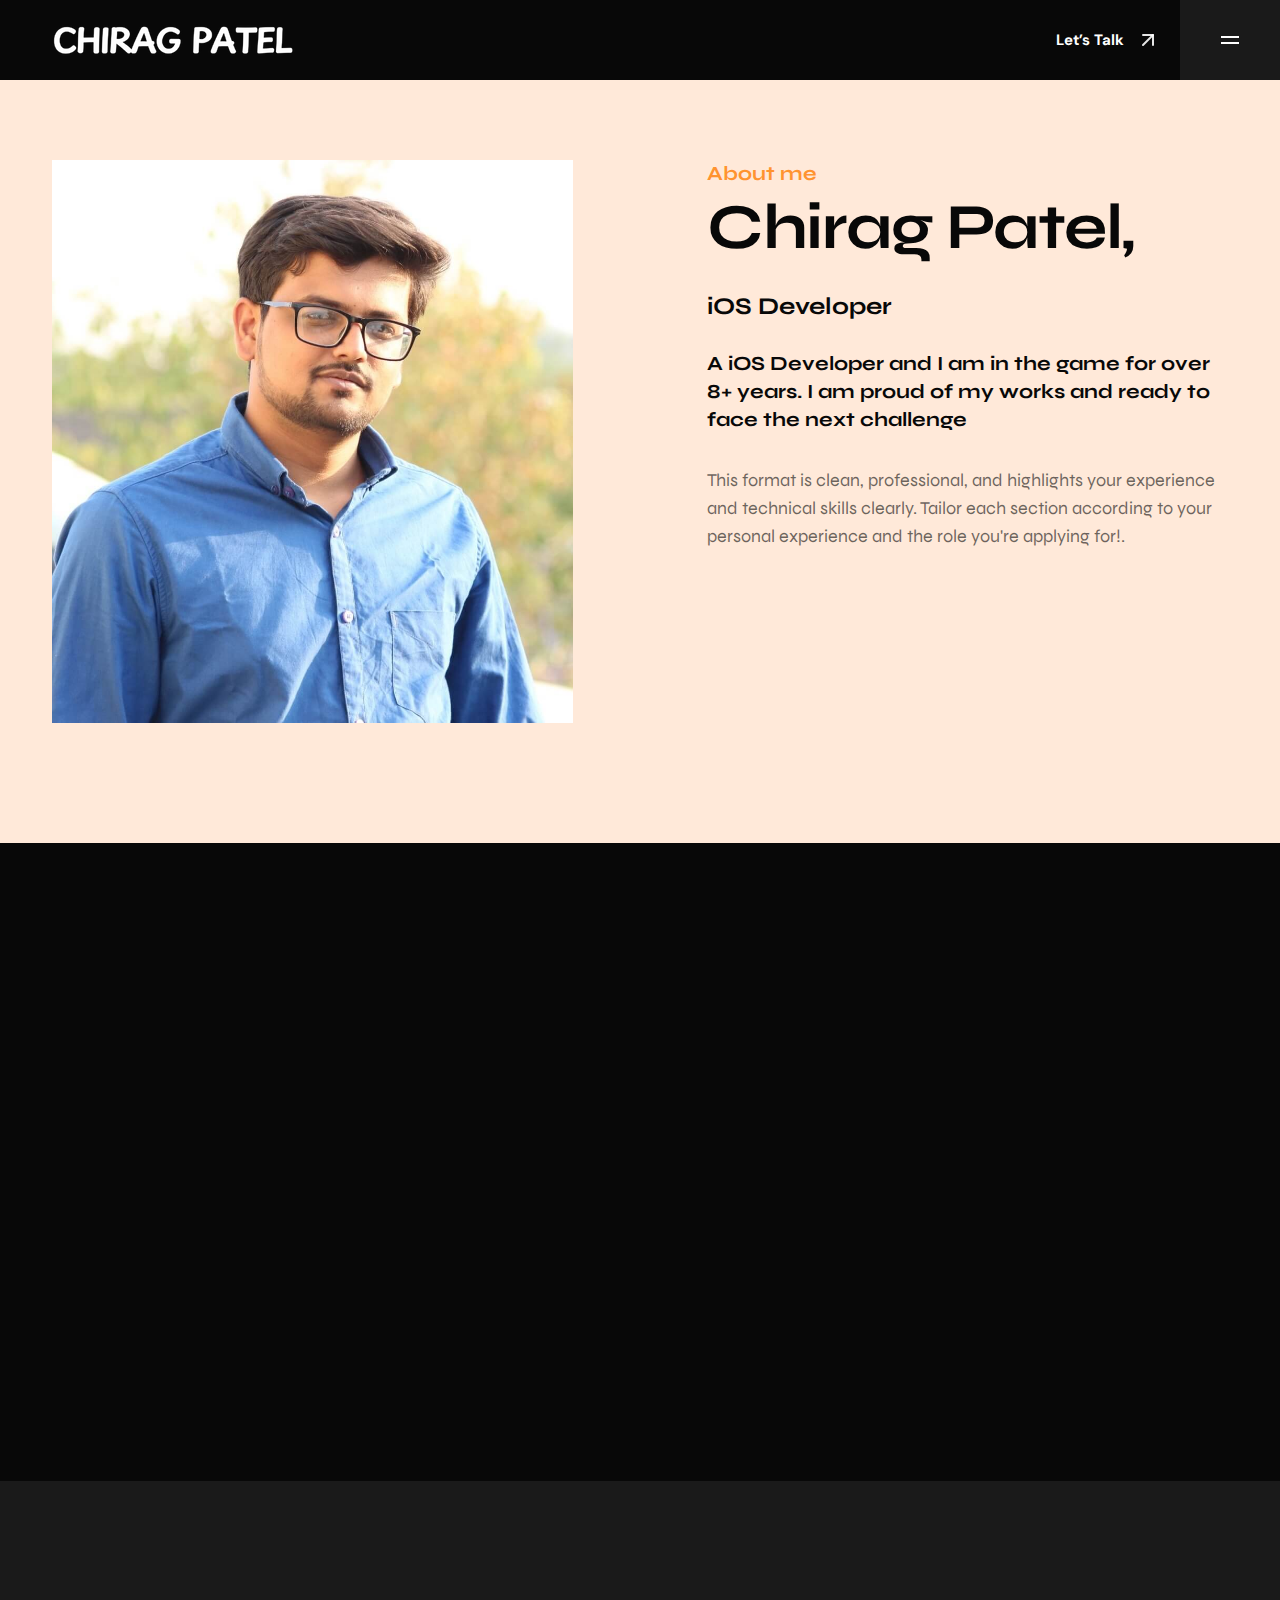
<file: about.html>
<!DOCTYPE html>
<html class="no-js" lang="en">

<head>
    <meta charset="utf-8" />
    <meta http-equiv="x-ua-compatible" content="ie=edge" />
    <title>Chirag Patel</title>
    <meta name="AdsBot-Google" content="noindex follow" />
    <meta name="description" content="Chirag Patel">
    <meta name="viewport" content="width=device-width, initial-scale=1, shrink-to-fit=no" />

    <!-- Favicon -->
    <link rel="shortcut icon" type="image/x-icon" href="assets/images/favicon.png" />

    <!-- CSS (Font, Vendor, Icon, Plugins & Style CSS files) -->

    <!-- Font CSS -->
    <link rel="preconnect" href="https://fonts.googleapis.com">
    <link rel="preconnect" href="https://fonts.gstatic.com" crossorigin>
    <link
        href="https://fonts.googleapis.com/css2?family=DM+Sans:ital,opsz,wght@0,9..40,100;0,9..40,200;0,9..40,300;0,9..40,400;0,9..40,500;0,9..40,600;0,9..40,700;0,9..40,800;0,9..40,900;0,9..40,1000;1,9..40,100;1,9..40,200;1,9..40,300;1,9..40,400;1,9..40,500;1,9..40,600;1,9..40,700;1,9..40,800;1,9..40,900;1,9..40,1000&family=Inter:wght@100;200;300;400;500;600;700;800;900&family=Poppins:ital,wght@0,100;0,200;0,300;0,400;0,500;0,600;0,700;0,800;0,900;1,100;1,200;1,300;1,400;1,500;1,600;1,700;1,800;1,900&family=Syne:wght@400;500;600;700;800&display=swap"
        rel="stylesheet">

    <!-- Vendor CSS (Bootstrap & Icon Font) -->
    <link rel="stylesheet" href="assets/css/vendor/bootstrap.min.css">

    <!-- Plugins CSS (All Plugins Files) -->
    <link rel="stylesheet" href="assets/css/plugins/aos.css">
    <link rel="stylesheet" href="assets/css/plugins/swiper-bundle.min.css">
    <link rel="stylesheet" href="assets/css/plugins/magnific-popup.css">

    <!-- Style CSS -->
    <link rel="stylesheet" href="assets/css/pages/home.css">

</head>

<body class="dark-bg bg-dark-tab">
    <div class="overflow-x-hidden">
        <!-- Header start -->

        <header id="sticky-header" class="white-header bg-dark">
            <div class="d-flex white-bg-header">

                <div class="flex-1 d-flex align-items-center justify-content-between">

                    <a href="index.html">
                        <img src="assets/images/logo/logo-light.png" alt="logo">
                    </a>

                    <!-- Link Start -->
                    <a href="contact.html"
                        class="d-flex align-items-center flex-wrap py-6px px-3 text-15 fw-bold leading-none mr-2 transition-all contact-link-warning">Let’s
                        Talk
                        <span class="d-inline-block ml-3 animate-arrow-up">
                            <svg width="24" height="24" viewBox="0 0 24 24" fill="none"
                                xmlns="http://www.w3.org/2000/svg">
                                <path d="M7 17L17 7" stroke="currentColor" stroke-opacity="0.9" stroke-width="2"
                                    stroke-linecap="round" stroke-linejoin="round" />
                                <path d="M7 7H17V17" stroke="currentColor" stroke-opacity="0.9" stroke-width="2"
                                    stroke-linecap="round" stroke-linejoin="round" />
                            </svg>
                        </span>
                    </a>
                    <!-- Link End -->
                </div>



                <!-- Button Start -->
                <div class="flex-none">
                    <button id="offcanvas-toggle"
                        class="border-0 bg-black d-flex align-align-items-center flex-wrap justify-content-center py-7 px-38"
                        data-bs-toggle="offcanvas" data-bs-target="#offcanvas" aria-controls="offcanvas">
                        <svg width="24" height="24" viewBox="0 0 24 24" fill="none" xmlns="http://www.w3.org/2000/svg">
                            <rect x="3" y="8" width="18" height="2" fill="white" />
                            <rect x="3" y="14" width="18" height="2" fill="white" />
                        </svg>

                    </button>
                </div>
                <!-- Button End -->

            </div>
        </header>

        <!-- offcanvas-menu start -->
        <div id="offcanvas"
            class="offcanvas offcanvas-end bg-dark d-flex flex-wrap flex-column justify-content-between">
            <!-- close button start -->

            <div>
                <div class="d-flex flex-wrap justify-content-between align-items-center offcanvas-header">
                    <a href="index.html">
                        <img src="assets/images/logo/logo-light.png" alt="">
                    </a>
                    <button id="offcanvas-close" class="offcanvas-close bg-primary border-0" data-bs-dismiss="offcanvas"
                        aria-label="Close">
                        <svg width="24" height="24" viewBox="0 0 24 24" fill="none" xmlns="http://www.w3.org/2000/svg">
                            <path fill-rule="evenodd" clip-rule="evenodd"
                                d="M19.2803 4.71967C19.5732 5.01256 19.5732 5.48744 19.2803 5.78033L5.78033 19.2803C5.48744 19.5732 5.01256 19.5732 4.71967 19.2803C4.42678 18.9874 4.42678 18.5126 4.71967 18.2197L18.2197 4.71967C18.5126 4.42678 18.9874 4.42678 19.2803 4.71967Z"
                                fill="white" />
                            <path fill-rule="evenodd" clip-rule="evenodd"
                                d="M4.71967 4.71967C5.01256 4.42678 5.48744 4.42678 5.78033 4.71967L19.2803 18.2197C19.5732 18.5126 19.5732 18.9874 19.2803 19.2803C18.9874 19.5732 18.5126 19.5732 18.2197 19.2803L4.71967 5.78033C4.42678 5.48744 4.42678 5.01256 4.71967 4.71967Z"
                                fill="white" />
                        </svg>
                    </button>
                </div>

                <!-- close button end -->

                <!-- offcanvas-menu start -->

                <nav class="offcanvas-nav d-flex flex-wrap flex-column justify-content-between">
                    <ul class="offcanvas-menu p-0 list-unstyled">
                        <li class="offcanvas-menu-item">
                            <a href="index.html"
                                class="text-white text-xl fw-bold font-Syne leading-none d-flex flex-wrap align-items-center justify-content-between offcanvas-menu-link">Home
                                <span class="d-inline-block animate-arrow-up">
                                    <svg width="24" height="24" viewBox="0 0 24 24" fill="none"
                                        xmlns="http://www.w3.org/2000/svg">
                                        <path d="M7 17L17 7" stroke="currentColor" stroke-opacity="0.9" stroke-width="2"
                                            stroke-linecap="round" stroke-linejoin="round"></path>
                                        <path d="M7 7H17V17" stroke="currentColor" stroke-opacity="0.9" stroke-width="2"
                                            stroke-linecap="round" stroke-linejoin="round"></path>
                                    </svg>
                                </span>
                            </a>
                        </li>
                        <li class="offcanvas-menu-item">
                            <a href="about.html"
                                class="text-white text-xl fw-bold font-Syne leading-none d-flex flex-wrap align-items-center justify-content-between offcanvas-menu-link">About
                                <span class="d-inline-block animate-arrow-up">
                                    <svg width="24" height="24" viewBox="0 0 24 24" fill="none"
                                        xmlns="http://www.w3.org/2000/svg">
                                        <path d="M7 17L17 7" stroke="currentColor" stroke-opacity="0.9" stroke-width="2"
                                            stroke-linecap="round" stroke-linejoin="round"></path>
                                        <path d="M7 7H17V17" stroke="currentColor" stroke-opacity="0.9" stroke-width="2"
                                            stroke-linecap="round" stroke-linejoin="round"></path>
                                    </svg>
                                </span>
                            </a>

                        </li>
                        <li class="offcanvas-menu-item">
                            <a href="projects.html"
                                class="text-white text-xl fw-bold font-Syne leading-none d-flex flex-wrap align-items-center justify-content-between offcanvas-menu-link">Project
                                <span class="d-inline-block animate-arrow-up">
                                    <svg width="24" height="24" viewBox="0 0 24 24" fill="none"
                                        xmlns="http://www.w3.org/2000/svg">
                                        <path d="M7 17L17 7" stroke="currentColor" stroke-opacity="0.9" stroke-width="2"
                                            stroke-linecap="round" stroke-linejoin="round"></path>
                                        <path d="M7 7H17V17" stroke="currentColor" stroke-opacity="0.9" stroke-width="2"
                                            stroke-linecap="round" stroke-linejoin="round"></path>
                                    </svg>
                                </span>
                            </a>
                        </li>
                        <!-- <li class="offcanvas-menu-item">
                            <a href="project-details.html"
                                class="text-white text-xl fw-bold font-Syne leading-none d-flex flex-wrap align-items-center justify-content-between offcanvas-menu-link">Project
                                details
                                <span class="d-inline-block animate-arrow-up">
                                    <svg width="24" height="24" viewBox="0 0 24 24" fill="none"
                                        xmlns="http://www.w3.org/2000/svg">
                                        <path d="M7 17L17 7" stroke="currentColor" stroke-opacity="0.9" stroke-width="2"
                                            stroke-linecap="round" stroke-linejoin="round"></path>
                                        <path d="M7 7H17V17" stroke="currentColor" stroke-opacity="0.9" stroke-width="2"
                                            stroke-linecap="round" stroke-linejoin="round"></path>
                                    </svg>
                                </span>
                            </a>
                        </li>
                        <li class="offcanvas-menu-item">
                            <a href="blog.html"
                                class="text-white text-xl fw-bold font-Syne leading-none d-flex flex-wrap align-items-center justify-content-between offcanvas-menu-link">Blog
                                <span class="d-inline-block animate-arrow-up">
                                    <svg width="24" height="24" viewBox="0 0 24 24" fill="none"
                                        xmlns="http://www.w3.org/2000/svg">
                                        <path d="M7 17L17 7" stroke="currentColor" stroke-opacity="0.9" stroke-width="2"
                                            stroke-linecap="round" stroke-linejoin="round"></path>
                                        <path d="M7 7H17V17" stroke="currentColor" stroke-opacity="0.9" stroke-width="2"
                                            stroke-linecap="round" stroke-linejoin="round"></path>
                                    </svg>
                                </span>
                            </a>
                        </li>
                        <li class="offcanvas-menu-item">
                            <a href="blog-details.html"
                                class="text-white text-xl fw-bold font-Syne leading-none d-flex flex-wrap align-items-center justify-content-between offcanvas-menu-link">Blog
                                Details
                                <span class="d-inline-block animate-arrow-up">
                                    <svg width="24" height="24" viewBox="0 0 24 24" fill="none"
                                        xmlns="http://www.w3.org/2000/svg">
                                        <path d="M7 17L17 7" stroke="currentColor" stroke-opacity="0.9" stroke-width="2"
                                            stroke-linecap="round" stroke-linejoin="round"></path>
                                        <path d="M7 7H17V17" stroke="currentColor" stroke-opacity="0.9" stroke-width="2"
                                            stroke-linecap="round" stroke-linejoin="round"></path>
                                    </svg>
                                </span>
                            </a>
                        </li> -->

                        <li class="offcanvas-menu-item">
                            <a href="contact.html"
                                class="text-white text-xl fw-bold font-Syne leading-none d-flex flex-wrap align-items-center justify-content-between offcanvas-menu-link">Contact
                                <span class="d-inline-block animate-arrow-up">
                                    <svg width="24" height="24" viewBox="0 0 24 24" fill="none"
                                        xmlns="http://www.w3.org/2000/svg">
                                        <path d="M7 17L17 7" stroke="currentColor" stroke-opacity="0.9" stroke-width="2"
                                            stroke-linecap="round" stroke-linejoin="round"></path>
                                        <path d="M7 7H17V17" stroke="currentColor" stroke-opacity="0.9" stroke-width="2"
                                            stroke-linecap="round" stroke-linejoin="round"></path>
                                    </svg>
                                </span>
                            </a>
                        </li>

                    </ul>
                </nav>

            </div>


            <nav class="pb-10">
                <ul class="d-flex flex-wrap gap-x-4 align-items-center offcanvas-social-links p-0  list-unstyled">
                    <li><a href="#" class="text-white transition-all">
                            <svg width="24" height="24" viewBox="0 0 24 24" fill="none"
                                xmlns="http://www.w3.org/2000/svg">
                                <path
                                    d="M7.443 5.3501C8.082 5.3501 8.673 5.4001 9.213 5.5481C9.754 5.6471 10.197 5.8451 10.59 6.0921C10.984 6.3401 11.279 6.6861 11.475 7.1311C11.672 7.5761 11.771 8.1211 11.771 8.7141C11.771 9.4071 11.623 10.0001 11.279 10.4451C10.984 10.8911 10.492 11.2861 9.902 11.5831C10.738 11.8311 11.377 12.2761 11.771 12.8701C12.164 13.4631 12.41 14.2051 12.41 15.0461C12.41 15.7391 12.262 16.3321 12.016 16.8271C11.771 17.3221 11.377 17.7671 10.934 18.0641C10.4528 18.3824 9.92083 18.6164 9.361 18.7561C8.771 18.9051 8.181 19.0041 7.591 19.0041H1V5.3501H7.443ZM7.049 10.8901C7.59 10.8901 8.033 10.7421 8.377 10.4951C8.721 10.2481 8.869 9.8021 8.869 9.2581C8.869 8.9611 8.819 8.6651 8.721 8.4671C8.623 8.2691 8.475 8.1201 8.279 7.9721C8.082 7.8731 7.885 7.7741 7.639 7.7251C7.393 7.6751 7.148 7.6751 6.852 7.6751H4V10.8911H7.05L7.049 10.8901ZM7.197 16.7281C7.492 16.7281 7.787 16.6781 8.033 16.6291C8.279 16.5791 8.525 16.4811 8.721 16.3321C8.92138 16.1873 9.08903 16.002 9.213 15.7881C9.311 15.5411 9.41 15.2441 9.41 14.8981C9.41 14.2051 9.213 13.7111 8.82 13.3641C8.426 13.0671 7.885 12.9191 7.246 12.9191H4V16.7291L7.197 16.7281ZM16.689 16.6781C17.082 17.0741 17.672 17.2721 18.459 17.2721C19 17.2721 19.492 17.1241 19.885 16.8771C20.279 16.5801 20.525 16.2831 20.623 15.9871H23.033C22.639 17.1731 22.049 18.0141 21.263 18.5591C20.475 19.0531 19.541 19.3501 18.41 19.3501C17.6864 19.3523 16.9688 19.218 16.295 18.9541C15.6887 18.7267 15.148 18.353 14.721 17.8661C14.2643 17.4107 13.9267 16.8498 13.738 16.2331C13.492 15.5901 13.393 14.8981 13.393 14.1061C13.393 13.3641 13.492 12.6721 13.738 12.0281C13.9749 11.4085 14.3252 10.8384 14.771 10.3471C15.2201 9.88594 15.7543 9.51613 16.344 9.2581C17.0007 8.99416 17.7022 8.85969 18.41 8.8621C19.246 8.8621 19.984 9.0111 20.623 9.3571C21.263 9.7031 21.754 10.0991 22.147 10.6931C22.541 11.2371 22.837 11.8801 23.033 12.5731C23.131 13.2651 23.18 13.9581 23.131 14.7491H16C16 15.5411 16.295 16.2831 16.689 16.6791V16.6781ZM19.787 11.4841C19.443 11.1381 18.902 10.9401 18.262 10.9401C17.82 10.9401 17.475 11.0401 17.18 11.1881C16.885 11.3361 16.689 11.5341 16.492 11.7321C16.311 11.9234 16.1912 12.1643 16.148 12.4241C16.098 12.6721 16.049 12.8701 16.049 13.0671H20.475C20.377 12.3251 20.131 11.8311 19.787 11.4841ZM15.459 6.2901H20.967V7.6261H15.46V6.2901H15.459Z"
                                    fill="currentColor" fill-opacity="0.9"></path>
                            </svg>

                        </a></li>
                    <li><a href="#" class="text-white transition-all"><svg width="24" height="24" viewBox="0 0 24 24"
                                fill="none" xmlns="http://www.w3.org/2000/svg">
                                <path
                                    d="M6.94043 5.00002C6.94017 5.53046 6.7292 6.03906 6.35394 6.41394C5.97868 6.78883 5.46986 6.99929 4.93943 6.99902C4.409 6.99876 3.90039 6.78779 3.52551 6.41253C3.15062 6.03727 2.94016 5.52846 2.94043 4.99802C2.9407 4.46759 3.15166 3.95899 3.52692 3.5841C3.90218 3.20922 4.411 2.99876 4.94143 2.99902C5.47186 2.99929 5.98047 3.21026 6.35535 3.58552C6.73024 3.96078 6.9407 4.46959 6.94043 5.00002ZM7.00043 8.48002H3.00043V21H7.00043V8.48002ZM13.3204 8.48002H9.34043V21H13.2804V14.43C13.2804 10.77 18.0504 10.43 18.0504 14.43V21H22.0004V13.07C22.0004 6.90002 14.9404 7.13002 13.2804 10.16L13.3204 8.48002Z"
                                    fill="currentColor" fill-opacity="0.9"></path>
                            </svg>
                        </a></li>
                    <li><a href="#" class="text-white transition-all"><svg width="24" height="24" viewBox="0 0 24 24"
                                fill="none" xmlns="http://www.w3.org/2000/svg">
                                <path
                                    d="M19.989 11.572C19.907 9.99792 19.3596 8.4836 18.416 7.221C18.1285 7.53061 17.8212 7.82123 17.496 8.091C16.4969 8.92086 15.3805 9.5982 14.183 10.101C14.35 10.451 14.503 10.79 14.638 11.11V11.113C14.665 11.174 14.688 11.231 14.732 11.342L14.749 11.382C16.262 11.212 17.858 11.275 19.405 11.485C19.611 11.512 19.805 11.541 19.989 11.572ZM10.604 4.122C11.5786 5.49516 12.4772 6.92062 13.296 8.392C14.519 7.91 15.53 7.302 16.344 6.625C16.674 6.351 16.938 6.093 17.14 5.87C15.701 4.65972 13.8803 3.99733 12 4C11.524 4 11.058 4.042 10.604 4.121V4.122ZM4.253 9.997C4.93423 9.97981 5.61464 9.93878 6.293 9.874C7.93264 9.72734 9.55828 9.4525 11.155 9.052C10.3205 7.60221 9.41956 6.19171 8.455 4.825C7.42472 5.3354 6.51626 6.06141 5.79124 6.95379C5.06623 7.84617 4.54162 8.88404 4.253 9.997ZM5.783 17.035C6.25195 16.3575 6.77894 15.7221 7.358 15.136C8.812 13.646 10.528 12.486 12.514 11.846L12.576 11.828C12.411 11.464 12.256 11.139 12.1 10.833C10.264 11.368 8.33 11.702 6.403 11.875C5.463 11.96 4.62 11.997 4 12.003C3.99815 13.8356 4.62722 15.6128 5.783 17.035ZM15.004 19.415C14.6184 17.4703 14.0725 15.5607 13.372 13.706C11.372 14.433 9.776 15.496 8.543 16.764C8.0454 17.2664 7.60382 17.8213 7.226 18.419C8.60481 19.4478 10.2797 20.0025 12 20C13.0299 20.0015 14.0504 19.8035 15.005 19.417L15.004 19.415ZM16.878 18.34C18.4393 17.1398 19.5028 15.4057 19.865 13.47C19.525 13.385 19.094 13.3 18.62 13.234C17.5661 13.0823 16.4968 13.0712 15.44 13.201C16.035 14.8799 16.5154 16.5961 16.878 18.34ZM12 22C6.477 22 2 17.523 2 12C2 6.477 6.477 2 12 2C17.523 2 22 6.477 22 12C22 17.523 17.523 22 12 22Z"
                                    fill="currentColor" fill-opacity="0.9"></path>
                            </svg>
                        </a></li>
                    <li><a href="#" class="text-white transition-all"><svg width="24" height="24" viewBox="0 0 24 24"
                                fill="none" xmlns="http://www.w3.org/2000/svg">
                                <path
                                    d="M12.001 2C6.47598 2 2.00098 6.475 2.00098 12C1.99977 14.0992 2.65958 16.1454 3.88679 17.8484C5.114 19.5515 6.84631 20.8249 8.83798 21.488C9.33798 21.575 9.52598 21.275 9.52598 21.012C9.52598 20.775 9.51298 19.988 9.51298 19.15C7.00098 19.613 6.35098 18.538 6.15098 17.975C6.03798 17.687 5.55098 16.8 5.12598 16.562C4.77598 16.375 4.27598 15.912 5.11298 15.9C5.90098 15.887 6.46298 16.625 6.65098 16.925C7.55098 18.437 8.98798 18.012 9.56298 17.75C9.65098 17.1 9.91298 16.663 10.201 16.413C7.97598 16.163 5.65098 15.3 5.65098 11.475C5.65098 10.387 6.03798 9.488 6.67598 8.788C6.57598 8.538 6.22598 7.513 6.77598 6.138C6.77598 6.138 7.61298 5.875 9.52598 7.162C10.3401 6.9364 11.1812 6.82302 12.026 6.825C12.876 6.825 13.726 6.937 14.526 7.162C16.439 5.862 17.276 6.138 17.276 6.138C17.826 7.513 17.476 8.538 17.376 8.788C18.013 9.488 18.401 10.375 18.401 11.475C18.401 15.313 16.064 16.163 13.839 16.413C14.201 16.725 14.514 17.325 14.514 18.263C14.514 19.6 14.501 20.675 14.501 21.013C14.501 21.275 14.689 21.587 15.189 21.487C17.1738 20.8166 18.8985 19.5408 20.1203 17.8389C21.3421 16.1371 21.9995 14.095 22 12C22 6.475 17.525 2 12 2H12.001Z"
                                    fill="currentColor" fill-opacity="0.9"></path>
                            </svg>
                        </a></li>

                </ul>
            </nav>
        </div>
        <!-- offcanvas-menu end -->

        <!-- Header end -->

        <!-- About Me Sectin Start -->
        <section class="bg-secondary pt-20 pb-120" data-aos="zoom-in">
            <div class="container">
                <div class="about-grid">
                    <img class="mx-auto" src="assets/images/about/about2.png" alt="about me">
                    <div class="fw-bold font-Syne leading-none d-flex flex-wrap flex-column gap-y-2">
                        <span class="text-warning text-xl">About me</span>
                        <h3 class="text-dark section-title">
                            Chirag Patel,</h3>

                        <h4 class="text-dark text-2xl mt-3 mb-4">iOS Developer</h4>
                        <p class="text-dark text-xl fw-bold font-Syne leading-7 mb-6">
                            A iOS Developer and I am in the game for over 8+ years. I am proud of my
                            works and ready to face the next challenge
                        </p>
                        <p class="paragraph mb-6">
                            This format is clean, professional, and highlights your experience and technical skills
                            clearly. Tailor each
                            section
                            according to your personal experience and the role you're applying for!.</p>



                    </div>
                </div>
            </div>
        </section>
        <!-- About Me Sectin End -->





        <!-- Experience Sectin Start -->
        <section class="bg-dark py-120 overflow-x-hidden dark-paragraph">
            <div class="container" data-aos="zoom-out">
                <div class="about-grid-section-two">
                    <div class="fw-bold font-Syne leading-none d-flex flex-wrap flex-column gap-y-2">
                        <h3 class="text-white section-title mb-5">
                            My vision is to create happy my clients
                        </h3>
                        <p class="paragraph mb-7">
                            That is where I come in. A lover of words, a wrangler of copy. Here to create copy that not
                            only reflects who you are and what you stand for, but words that truly land with those that
                            read them, calling your audience in and making them want more.
                        </p>


                    </div>

                    <div class="d-flex flex-column justify-content-end">
                        <div class="d-flex flex-wrap flex-column years-of-experience mb-12">
                            <span
                                class="years-experience-of-number text-white fw-bold font-Syne leading-none d-inline-block position-relative">8+</span>
                            <span class="strock-text">Years of <br> experience</span>

                        </div>

                        <div
                            class="bg-black d-flex flex-wrap justify-content-between align-items-end say-hello-contact-box">
                            <div class="d-flex flex-column flex-wrap gap-y-2">
                                <span class="text-warning text-lg fw-normal leading-none">SAY HELLO!</span>
                                <h4 class="text-white text-2xl fw-bold font-Syne leading-none mb-0">
                                    pchirag30124@gmail.com
                                </h4>
                            </div>
                            <div class="d-flex flex-wrap justify-content-end">
                                <a href="#" class="animate-arrow-up">
                                    <svg width="48" height="48" viewBox="0 0 48 48" fill="none"
                                        xmlns="http://www.w3.org/2000/svg">
                                        <path d="M14 34L34 14" stroke="#FFB646" stroke-width="3.5"
                                            stroke-linecap="round" stroke-linejoin="round" />
                                        <path d="M14 14H34V34" stroke="#FFB646" stroke-width="3.5"
                                            stroke-linecap="round" stroke-linejoin="round" />
                                    </svg>

                                </a>
                            </div>
                        </div>
                    </div>
                </div>
            </div>
        </section>
        <!-- Experience Sectin End -->


        <!-- Video Section Start -->

        <!-- <div class="bg-dark pb-120">
            <div class="container">
                <div class="row">
                    <div class="col-12">
                        <div class="position-relative" data-aos="zoom-in-up">
                            <img class="rounded-2xl" src="assets/images/video/video.png" alt="video image">
                            <a href="https://www.youtube.com/watch?v=mSC6GwizOag&ab_channel=TailwindLabs"
                                class="video-popup play-button">
                                <svg width="100" height="100" viewBox="0 0 100 100" fill="none"
                                    xmlns="http://www.w3.org/2000/svg">
                                    <circle class="fill-primary group-hover:fill-yellow transition-all duration-300"
                                        cx="50" cy="50" r="50" />
                                    <path class="stroke-black-800 group-hover:stroke-white" d="M43 41L57 50L43 59V41Z"
                                        stroke-opacity="0.9" stroke-width="3.5" stroke-linecap="round"
                                        stroke-linejoin="round" />
                                </svg>
                            </a>
                        </div>

                    </div>
                </div>
            </div>
        </div> -->

        <!-- Video Section End -->

        <!-- tabs start -->
        <section class="featured-properties dark-paragraph">
            <div class="container" data-aos="zoom-out" data-aos-delay="800">
                <div class="row">

                    <div class="col-12">

                        <div
                            class="fw-bold font-Syne text-center leading-none d-flex flex-wrap flex-column gap-y-2 mb-4">
                            <span class="text-warning text-xl">Resume</span>
                            <h3 class="section-title text-white mb-0">All over my details find he<span
                                    class="d-inline-block position-relative circle-shape portfolio-shape2">re.</span>..

                            </h3>



                        </div>
                        <div class="tabs nav nav-pills flex-wrap justify-content-center gap-4 mt-8 mb-14">
                            <button data-bs-toggle="pill" data-bs-target="#about_me_tab"
                                class="tab-btn justify-content-between align-items-center d-inline-flex active">
                                About me
                                <span class="inline-block animate-arrow-up">
                                    <svg width="24" height="24" viewBox="0 0 24 24" fill="none"
                                        xmlns="http://www.w3.org/2000/svg">
                                        <path d="M7 17L17 7" stroke="currentColor" stroke-opacity="0.9" stroke-width="2"
                                            stroke-linecap="round" stroke-linejoin="round"></path>
                                        <path d="M7 7H17V17" stroke="currentColor" stroke-opacity="0.9" stroke-width="2"
                                            stroke-linecap="round" stroke-linejoin="round"></path>
                                    </svg>
                                </span>
                            </button>
                            <button class="tab-btn tab-btn justify-content-between align-items-center d-inline-flex"
                                data-bs-toggle="pill" data-bs-target="#experience_tab">
                                Experience
                                <span class="inline-block animate-arrow-up">
                                    <svg width="24" height="24" viewBox="0 0 24 24" fill="none"
                                        xmlns="http://www.w3.org/2000/svg">
                                        <path d="M7 17L17 7" stroke="currentColor" stroke-opacity="0.9" stroke-width="2"
                                            stroke-linecap="round" stroke-linejoin="round"></path>
                                        <path d="M7 7H17V17" stroke="currentColor" stroke-opacity="0.9" stroke-width="2"
                                            stroke-linecap="round" stroke-linejoin="round"></path>
                                    </svg>
                                </span>
                            </button>
                            <button class="tab-btn tab-btn justify-content-between align-items-center d-inline-flex"
                                data-bs-toggle="pill" data-bs-target="#education_tab">
                                Education
                                <span class="inline-block animate-arrow-up">
                                    <svg width="24" height="24" viewBox="0 0 24 24" fill="none"
                                        xmlns="http://www.w3.org/2000/svg">
                                        <path d="M7 17L17 7" stroke="currentColor" stroke-opacity="0.9" stroke-width="2"
                                            stroke-linecap="round" stroke-linejoin="round"></path>
                                        <path d="M7 7H17V17" stroke="currentColor" stroke-opacity="0.9" stroke-width="2"
                                            stroke-linecap="round" stroke-linejoin="round"></path>
                                    </svg>
                                </span>
                            </button>
                            <button class="tab-btn tab-btn justify-content-between align-items-center d-inline-flex"
                                data-bs-toggle="pill" data-bs-target="#skills_tab">
                                Skills
                                <span class="inline-block animate-arrow-up">
                                    <svg width="24" height="24" viewBox="0 0 24 24" fill="none"
                                        xmlns="http://www.w3.org/2000/svg">
                                        <path d="M7 17L17 7" stroke="currentColor" stroke-opacity="0.9" stroke-width="2"
                                            stroke-linecap="round" stroke-linejoin="round"></path>
                                        <path d="M7 7H17V17" stroke="currentColor" stroke-opacity="0.9" stroke-width="2"
                                            stroke-linecap="round" stroke-linejoin="round"></path>
                                    </svg>
                                </span>
                            </button>
                            <button class="tab-btn tab-btn justify-content-between align-items-center d-inline-flex"
                                data-bs-toggle="pill" data-bs-target="#tools_tab">
                                Tools
                                <span class="inline-block animate-arrow-up">
                                    <svg width="24" height="24" viewBox="0 0 24 24" fill="none"
                                        xmlns="http://www.w3.org/2000/svg">
                                        <path d="M7 17L17 7" stroke="currentColor" stroke-opacity="0.9" stroke-width="2"
                                            stroke-linecap="round" stroke-linejoin="round"></path>
                                        <path d="M7 7H17V17" stroke="currentColor" stroke-opacity="0.9" stroke-width="2"
                                            stroke-linecap="round" stroke-linejoin="round"></path>
                                    </svg>
                                </span>
                            </button>
                        </div>
                    </div>

                    <div class="col-12">
                        <div class="tab-content">

                            <div id="about_me_tab" class="tab-pane fade show active position-relative">
                                <div class="about-me-grid">

                                    <img src="assets/images/about/about-white.png" alt="about me">
                                    <div id="about_me_tab" class="tab-pane fade show active position-relative">
                                        <div class="tab-contents">
                                            <!-- <h4 class="text-white text-2xl based-in-german-title-tab fw-bold font-Syne">Based in
                                                                        German
                                                                    </h4> -->
                                            <p class="paragraph mb-7">Chirag Patel, <span class="text-white">iOS
                                                    Developer</span>
                                            </p>

                                            <p class="paragraph mb-14">This format is clean, professional, and
                                                highlights your
                                                experience and technical skills clearly. Tailor each section
                                                according to your personal experience and the role you're applying for!
                                            </p>

                                            <ul class="flex-column gap-3 d-inline-flex list-unstyled p-0">
                                                <li class="gap-10 d-inline-flex align-items-center">
                                                    <span
                                                        class="w-110px text-black-text-800 text-lg fw-normal leading-none">
                                                        Name</span>
                                                    <span class="text-white text-2xl fw-bold font-Syne leading-8">
                                                        Chirag Patel</span>
                                                </li>
                                                <li class="gap-10 d-inline-flex align-items-center">
                                                    <span
                                                        class="w-110px text-black-text-800 text-lg fw-normal leading-none">
                                                        Nationality</span>
                                                    <span class="text-white text-2xl fw-bold font-Syne leading-8">
                                                        Indian</span>
                                                </li>
                                                <li class="gap-10 d-inline-flex align-items-center">
                                                    <span
                                                        class="w-110px text-black-text-800 text-lg fw-normal leading-none">
                                                        Phone</span>
                                                    <span class="text-white text-2xl fw-bold font-Syne leading-8">
                                                        +1(469)936-0057</span>
                                                </li>
                                                <li class="gap-10 d-inline-flex align-items-center">
                                                    <span
                                                        class="w-110px text-black-text-800 text-lg fw-normal leading-none">
                                                        Email</span>
                                                    <span class="text-white text-2xl fw-bold font-Syne leading-8">
                                                        pchirag30124@gmail.com</span>
                                                </li>
                                                <li class="gap-10 d-inline-flex align-items-center">
                                                    <span
                                                        class="w-110px text-black-text-800 text-lg fw-normal leading-none">
                                                        Experience</span>
                                                    <span class="text-white text-2xl fw-bold font-Syne leading-8">
                                                        8+ years</span>
                                                </li>

                                                <li class="gap-10 d-inline-flex align-items-center">
                                                    <span
                                                        class="w-110px text-black-text-800 text-lg fw-normal leading-none">
                                                        Skype</span>
                                                    <span class="text-white text-2xl fw-bold font-Syne leading-8">
                                                        shivaschirag</span>
                                                </li>
                                                <li class="gap-10 d-inline-flex align-items-center">
                                                    <span
                                                        class="w-110px text-black-text-800 text-lg fw-normal leading-none">
                                                        Language</span>
                                                    <span class="text-white text-2xl fw-bold font-Syne leading-8">
                                                        English, Hindi, Gujrati</span>
                                                </li>
                                            </ul>

                                        </div>
                                    </div>
                                </div>
                            </div>

                            <div id="experience_tab" class="tab-pane fade position-relative">
                                <h4 class="text-white text-2xl based-in-german-title-tab fw-bold font-Syne">Experience
                                </h4>

                                <div class="tab-contents tab-contents-experience gap-x-4 gap-y-5">

                                    <div
                                        class="experience-tab-item d-flex flex-wrap flex-column gap-8 justify-content-between">
                                        <span
                                            class="text-sm fw-normal font-Inter leading-tight text-black-text-800">10/2023
                                            –
                                            Running</span>
                                        <div>
                                            <p
                                                class="dot text-lg fw-normal font-sans leading-7 text-white position-relative">
                                                Clinical Data Solution LLC</p>
                                            <h4 class="fw-bold font-Syne leading-normal text-2xl text-white">Senior
                                                mobile
                                                application developer
                                            </h4>
                                        </div>
                                    </div>

                                    <div
                                        class="experience-tab-item d-flex flex-wrap flex-column gap-8 justify-content-between">
                                        <span
                                            class="text-sm fw-normal font-Inter leading-tight text-black-text-800">04/2021
                                            – 02/2023</span>
                                        <div>
                                            <p
                                                class="dot text-lg fw-normal font-sans leading-7 text-white position-relative">
                                                Cloudus Infotech Pvt. Ltd.</p>
                                            <h4 class="fw-bold font-Syne leading-normal text-2xl text-white">Mobile Tech
                                                Leader
                                                ,Project Manger </h4>
                                        </div>
                                    </div>

                                    <div
                                        class="experience-tab-item d-flex flex-wrap flex-column gap-8 justify-content-between">
                                        <span
                                            class="text-sm fw-normal font-Inter leading-tight text-black-text-800">01/2020
                                            – 04/2021</span>
                                        <div>
                                            <p
                                                class="dot text-lg fw-normal font-sans leading-7 text-white position-relative">
                                                Three Marttians IT Solution</p>
                                            <h4 class="fw-bold font-Syne leading-normal text-2xl text-white">Senior iOS
                                                developer
                                            </h4>
                                        </div>
                                    </div>

                                    <div
                                        class="experience-tab-item d-flex flex-wrap flex-column gap-8 justify-content-between">
                                        <span
                                            class="text-sm fw-normal font-Inter leading-tight text-black-text-800">03/2008
                                            – 07/2011</span>
                                        <div>
                                            <p
                                                class="dot text-lg fw-normal font-sans leading-7 text-white position-relative">
                                                IBL Infotech</p>
                                            <h4 class="fw-bold font-Syne leading-normal text-2xl text-white">iOS
                                                Developer
                                            </h4>
                                        </div>
                                    </div>

                                </div>
                            </div>

                            <div id="education_tab" class="tab-pane fade">
                                <h4 class="text-white text-2xl based-in-german-title-tab fw-bold font-Syne">Education
                                </h4>

                                <div class="education-tab-contents">

                                    <div class="education-tab-item d-flex flex-wrap">
                                        <span
                                            class="text-sm fw-normal font-Inter leading-tight text-black-text-800">2014
                                            –
                                            2016</span>
                                        <div class="flex-1">
                                            <p
                                                class="dot text-lg fw-normal font-sans leading-7 text-white position-relative">
                                                Gujarat Technological University</p>
                                            <h4 class="fw-bold font-Syne leading-normal text-2xl text-white">Master of
                                                Computer Applications
                                            </h4>
                                        </div>
                                    </div>

                                    <div class="education-tab-item d-flex flex-wrap">
                                        <span
                                            class="text-sm fw-normal font-Inter leading-tight text-black-text-800">2011
                                            – 2014</span>
                                        <div class="flex-1">
                                            <p
                                                class="dot text-lg fw-normal font-sans leading-7 text-white position-relative">
                                                Veer Narmad South Gujarat University</p>
                                            <h4 class="fw-bold font-Syne leading-normal text-2xl text-white">Bachelor of
                                                Computer Applications
                                            </h4>
                                        </div>
                                    </div>

                                </div>
                            </div>

                            <div id="skills_tab" class="tab-pane fade">
                                <h4 class="text-white text-2xl based-in-german-title-tab fw-bold font-Syne">Skills</h4>

                                <div class="skills-tab-contents">

                                    <div class="d-flex flex-wrap gap-4 align-items-start skills-tab-item">
                                        <!-- <img class="items-start" src="assets/images/skills/vs-code.png" alt="icons"> -->
                                        <svg width="24" height="24" viewBox="0 0 24 24" fill="none"
                                            xmlns="http://www.w3.org/2000/svg">
                                            <path fill-rule="evenodd" clip-rule="evenodd" d="M21.984 16.348c.056-.112.056-.224.112-.336 1.346-5.272-1.851-11.44-7.347-14.693 2.412 3.253 3.365 7.122 2.524 10.599-.056.28-.168.617-.28.897a5.173 5.173 0 0 1-.45-.28S11.104 9.17 5.273 3.282c-.169-.168 3.14 4.71 6.841 8.58-1.738-1.01-6.673-4.542-9.758-7.403.337.617.842 1.234 1.346 1.851 2.58 3.309 5.945 7.346 9.983 10.43-2.86 1.74-6.842 1.851-10.88 0-1.01-.448-1.85-1.009-2.804-1.682 1.682 2.636 4.318 5.048 7.459 6.337 3.757 1.627 7.57 1.515 10.318 0h.057c.112-.056.224-.112.336-.224 1.346-.673 3.982-1.402 5.44 1.402.392.785 1.121-2.86-1.626-6.225z
                                                                        " fill="currentColor" />

                                        </svg>

                                        <div class="flex flex-wrap gap-1 flex-1 flex-col">
                                            <h4 class="fw-bold font-Syne leading-normal text-xl text-white">Swift
                                            </h4>
                                            <p class="text-sm fw-normal font-Inter leading-none text-black-text-800">
                                                (99%)</p>
                                        </div>
                                    </div>


                                    <div class="d-flex flex-wrap gap-4 align-items-start skills-tab-item">
                                        <!-- <img class="items-start" src="assets/images/skills/figma.png" alt="icons"> -->
                                        <svg xmlns="http://www.w3.org/2000/svg" viewBox="0 0 50 50" width="32px"
                                            height="32px">
                                            <path
                                                d="M 25 2 C 24.285156 2 23.574219 2.179688 22.933594 2.539063 L 6.089844 12.003906 C 4.808594 12.726563 4 14.074219 4 15.535156 L 4 34.464844 C 4 35.929688 4.808594 37.277344 6.089844 38 L 22.933594 47.460938 C 24.214844 48.183594 25.785156 48.183594 27.066406 47.460938 L 43.910156 38 C 45.195313 37.277344 46 35.925781 46 34.464844 L 46 15.535156 C 46 14.074219 45.191406 12.726563 43.910156 12.003906 L 27.066406 2.539063 C 26.425781 2.179688 25.714844 2 25 2 Z M 25 4 C 25.375 4 25.753906 4.09375 26.089844 4.28125 L 42.933594 13.746094 C 43.601563 14.125 44 14.804688 44 15.535156 L 44 24 L 42 24 L 42 22 L 40 22 L 40 24 L 38 24 L 38 26 L 40 26 L 40 28 L 42 28 L 42 26 L 44 26 L 44 34.464844 C 44 35.195313 43.601563 35.875 42.929688 36.253906 L 26.089844 45.71875 C 25.417969 46.09375 24.582031 46.09375 23.910156 45.71875 L 7.070313 36.253906 C 6.398438 35.875 6 35.199219 6 34.464844 L 6 15.535156 C 6 14.804688 6.398438 14.125 7.070313 13.746094 L 23.910156 4.28125 C 24.246094 4.09375 24.625 4 25 4 Z M 25 12 C 17.839844 12 12 17.839844 12 25 C 12 32.160156 17.839844 38 25 38 C 29.089844 38 32.886719 36.09375 35.339844 32.863281 L 36.023438 31.960938 L 29.96875 28.453125 L 29.421875 29.046875 C 28.292969 30.28125 26.691406 31 25 31 C 21.683594 31 19 28.316406 19 25 C 19 21.683594 21.683594 19 25 19 C 26.691406 19 28.292969 19.71875 29.421875 20.953125 L 29.96875 21.546875 L 36.023438 18.039063 L 35.339844 17.136719 C 32.886719 13.90625 29.089844 12 25 12 Z M 25 14 C 28.074219 14 30.886719 15.316406 32.945313 17.511719 L 30.203125 19.097656 C 28.757813 17.832031 26.960938 17 25 17 C 20.597656 17 17 20.597656 17 25 C 17 29.402344 20.597656 33 25 33 C 26.960938 33 28.757813 32.167969 30.203125 30.902344 L 32.945313 32.488281 C 30.886719 34.683594 28.074219 36 25 36 C 18.925781 36 14 31.074219 14 25 C 14 18.925781 18.925781 14 25 14 Z M 33 22 L 33 24 L 31 24 L 31 26 L 33 26 L 33 28 L 35 28 L 35 26 L 37 26 L 37 24 L 35 24 L 35 22 Z"
                                                fill="currentColor" />
                                        </svg>

                                        <div class="flex flex-wrap gap-1 flex-1 flex-col">
                                            <h4 class="fw-bold font-Syne leading-normal text-xl text-white">Objective C
                                            </h4>
                                            <p class="text-sm fw-normal font-Inter leading-none text-black-text-800">
                                                (90%)</p>
                                        </div>
                                    </div>

                                    <div class="d-flex flex-wrap gap-4 align-items-start skills-tab-item">
                                        <!-- <img class="items-start" src="assets/images/skills/framer.png" alt="icons"> -->
                                        <svg fill="currentColor" width="32px" height="32px" viewBox="0 0 24 24"
                                            xmlns="http://www.w3.org/2000/svg" data-name="Layer 1">
                                            <path
                                                d="M14.478,14.8829a4.06111,4.06111,0,0,1-2.18725-.39825,1.4389,1.4389,0,0,1-.53547-1.01019.22184.22184,0,0,0-.22662-.21942c-.31659-.00385-.63312-.003-.94965-.00043a.2113.2113,0,0,0-.23138.18628,2.33854,2.33854,0,0,0,.75305,1.84454,3.99135,3.99135,0,0,0,2.22827.8382,8.06151,8.06151,0,0,0,2.53308-.10755,3.12591,3.12591,0,0,0,1.67823-.90442,2.33824,2.33824,0,0,0,.396-2.23077,1.869,1.869,0,0,0-1.2304-1.09454c-1.28077-.4494-2.66431-.41541-3.97-.7569-.22668-.07135-.50366-.1488-.60467-.38879a.85461.85461,0,0,1,.28418-.95478,2.5576,2.5576,0,0,1,1.34875-.33581,4.07051,4.07051,0,0,1,1.88416.26959,1.43564,1.43564,0,0,1,.68677.99219.243.243,0,0,0,.2276.23565c.31433.00641.62878.00171.94311.00214a.22791.22791,0,0,0,.24732-.16772,2.43369,2.43369,0,0,0-1.18665-2.106,5.8791,5.8791,0,0,0-3.2182-.49243V8.08341a3.50546,3.50546,0,0,0-2.17615.87438,2.1746,2.1746,0,0,0-.43438,2.26264,1.92964,1.92964,0,0,0,1.21838,1.06177c1.27649.46106,2.67554.31311,3.96442.72082.25116.08521.54364.21552.6206.49506a.9907.9907,0,0,1-.26965.94616A2.97065,2.97065,0,0,1,14.478,14.8829Zm5.81891-8.44537q-3.73837-2.114-7.47845-4.22418a1.67742,1.67742,0,0,0-1.63733,0Q7.4556,4.31715,3.72968,6.42075a1.54242,1.54242,0,0,0-.8042,1.34271V16.2377a1.55266,1.55266,0,0,0,.8352,1.355c.71351.38837,1.40674.81629,2.13318,1.17884a3.06373,3.06373,0,0,0,2.73822.07525,2.1275,2.1275,0,0,0,.99482-1.92114c.00555-2.79669.00085-5.59351.00213-8.39026a.21981.21981,0,0,0-.20727-.25415c-.31739-.00513-.63526-.003-.95264-.00085a.20935.20935,0,0,0-.228.21368c-.00427,2.77875.00086,5.55829-.00256,8.33746a.94053.94053,0,0,1-.609.88373,1.53242,1.53242,0,0,1-1.23993-.16595q-.99152-.56-1.983-1.11988a.23714.23714,0,0,1-.13464-.23529q0-4.19383,0-8.38726a.2589.2589,0,0,1,.157-.2602Q8.1423,5.4553,11.85419,3.35953a.258.258,0,0,1,.29163.00043Q15.859,5.452,19.57184,7.5455a.262.262,0,0,1,.15613.26142Q19.72733,12,19.72712,16.19376a.242.242,0,0,1-.13294.23828q-3.65643,2.06753-7.31677,4.12909c-.11658.06494-.25458.16943-.39093.09076-.6391-.36176-1.27039-.73755-1.90735-1.10273a.20589.20589,0,0,0-.22968-.01379,5.21834,5.21834,0,0,1-.88208.41162c-.13806.05591-.30792.07184-.40295.19989a1.31566,1.31566,0,0,0,.43127.31061q1.11741.647,2.236,1.29285a1.62967,1.62967,0,0,0,1.65539.046q3.7261-2.101,7.45185-4.20392a1.55627,1.55627,0,0,0,.83563-1.35474V7.76346A1.53956,1.53956,0,0,0,20.29694,6.43753Z" />
                                        </svg>

                                        <div class="flex flex-wrap gap-1 flex-1 flex-col">
                                            <h4 class="fw-bold font-Syne leading-normal text-xl text-white">Java Script
                                            </h4>
                                            <p class="text-sm fw-normal font-Inter leading-none text-black-text-800">
                                                (70%)</p>
                                        </div>
                                    </div>

                                    <div class="d-flex flex-wrap gap-4 align-items-start skills-tab-item">
                                        <!-- <img class="items-start" src="assets/images/skills/framer.png" alt="icons"> -->
                                        <svg stroke="currentColor" fill="currentColor" stroke-width="0" version="1.1"
                                            width="32px" height="32px" viewBox="0 0 30 30"
                                            xmlns="http://www.w3.org/2000/svg">
                                            <path
                                                d="M26.852 15.281l-9.848-9.848c-0.567-0.567-1.487-0.567-2.054 0l-2.045 2.045 2.594 2.594c0.603-0.204 1.294-0.067 1.775 0.413 0.483 0.483 0.619 1.181 0.41 1.786l2.5 2.5c0.605-0.209 1.303-0.074 1.786 0.41 0.675 0.675 0.675 1.769 0 2.444s-1.769 0.675-2.445 0c-0.508-0.508-0.633-1.254-0.376-1.88l-2.332-2.332v6.136c0.164 0.082 0.32 0.19 0.457 0.327 0.675 0.675 0.675 1.769 0 2.445-0.675 0.675-1.77 0.675-2.444 0-0.675-0.676-0.675-1.77 0-2.445 0.167-0.167 0.36-0.293 0.566-0.377v-6.193c-0.206-0.084-0.399-0.209-0.566-0.377-0.511-0.511-0.634-1.262-0.372-1.889l-2.557-2.558-6.753 6.752c-0.567 0.568-0.567 1.488 0 2.055l9.849 9.848c0.567 0.567 1.486 0.567 2.054 0l9.802-9.802c0.567-0.567 0.567-1.488 0-2.055z">
                                            </path>
                                        </svg>

                                        <div class="flex flex-wrap gap-1 flex-1 flex-col">
                                            <h4 class="fw-bold font-Syne leading-normal text-xl text-white">Version
                                                Control(Git)</h4>
                                            <p class="text-sm fw-normal font-Inter leading-none text-black-text-800">
                                                (94%)</p>
                                        </div>
                                    </div>

                                    <div class="d-flex flex-wrap gap-4 align-items-start skills-tab-item">
                                        <!-- <img class="items-start" src="assets/images/skills/framer.png" alt="icons"> -->
                                        <svg stroke="currentColor" fill="currentColor" stroke-width="0" role="img"
                                            viewBox="0 0 24 24" height="32px" width="32px"
                                            xmlns="http://www.w3.org/2000/svg">
                                            <title></title>
                                            <path
                                                d="M3.89 15.672L6.255.461A.542.542 0 017.27.288l2.543 4.771zm16.794 3.692l-2.25-14a.54.54 0 00-.919-.295L3.316 19.365l7.856 4.427a1.621 1.621 0 001.588 0zM14.3 7.147l-1.82-3.482a.542.542 0 00-.96 0L3.53 17.984z">
                                            </path>
                                        </svg>

                                        <div class="flex flex-wrap gap-1 flex-1 flex-col">
                                            <h4 class="fw-bold font-Syne leading-normal text-xl text-white">Firebase
                                            </h4>
                                            <p class="text-sm fw-normal font-Inter leading-none text-black-text-800">
                                                (94%)</p>
                                        </div>
                                    </div>

                                    <div class="d-flex flex-wrap gap-4 align-items-start skills-tab-item">
                                        <!-- <img class="items-start" src="assets/images/skills/framer.png" alt="icons"> -->
                                        <svg fill="currentColor" width="32px" height="32px" viewBox="0 0 32 32"
                                            xmlns="http://www.w3.org/2000/svg">
                                            <path
                                                d="M16,14c6.3,0,13-1.93,13-5.5v-3C29,1.93,22.3,0,16,0S3,1.93,3,5.5v3C3,12.07,9.7,14,16,14ZM5,5.5C5,4.07,9.29,2,16,2S27,4.07,27,5.5v3C27,9.93,22.71,12,16,12S5,9.93,5,8.5Z" />
                                            <path
                                                d="M16,32c6.3,0,13-1.93,13-5.5v-3a1,1,0,0,0-2,0v3c0,1.43-4.29,3.5-11,3.5S5,27.93,5,26.5v-3a1,1,0,0,0-2,0v3C3,30.07,9.7,32,16,32Z" />
                                            <path
                                                d="M16,23c6.3,0,13-1.93,13-5.5v-3a1,1,0,0,0-2,0v3c0,1.43-4.29,3.5-11,3.5S5,18.93,5,17.5v-3a1,1,0,0,0-2,0v3C3,21.07,9.7,23,16,23Z" />
                                        </svg>

                                        <div class="flex flex-wrap gap-1 flex-1 flex-col">
                                            <h4 class="fw-bold font-Syne leading-normal text-xl text-white">DataBase
                                            </h4>
                                            <p class="text-sm fw-normal font-Inter leading-none text-black-text-800">
                                                (94%)</p>
                                        </div>
                                    </div>

                                    <div class="d-flex flex-wrap gap-4 align-items-start skills-tab-item">
                                        <!-- <img class="items-start" src="assets/images/skills/framer.png" alt="icons"> -->
                                        <svg fill="currentColor" width="32px" height="32px" viewBox="0 0 32 32"
                                            xmlns="http://www.w3.org/2000/svg">
                                            <path
                                                d="M16,14c6.3,0,13-1.93,13-5.5v-3C29,1.93,22.3,0,16,0S3,1.93,3,5.5v3C3,12.07,9.7,14,16,14ZM5,5.5C5,4.07,9.29,2,16,2S27,4.07,27,5.5v3C27,9.93,22.71,12,16,12S5,9.93,5,8.5Z" />
                                            <path
                                                d="M16,32c6.3,0,13-1.93,13-5.5v-3a1,1,0,0,0-2,0v3c0,1.43-4.29,3.5-11,3.5S5,27.93,5,26.5v-3a1,1,0,0,0-2,0v3C3,30.07,9.7,32,16,32Z" />
                                            <path
                                                d="M16,23c6.3,0,13-1.93,13-5.5v-3a1,1,0,0,0-2,0v3c0,1.43-4.29,3.5-11,3.5S5,18.93,5,17.5v-3a1,1,0,0,0-2,0v3C3,21.07,9.7,23,16,23Z" />
                                        </svg>

                                        <div class="flex flex-wrap gap-1 flex-1 flex-col">
                                            <h4 class="fw-bold font-Syne leading-normal text-xl text-white">DataBase
                                            </h4>
                                            <p class="text-sm fw-normal font-Inter leading-none text-black-text-800">
                                                (94%)</p>
                                        </div>
                                    </div>

                                    <div class="d-flex flex-wrap gap-4 align-items-start skills-tab-item">
                                        <!-- <img class="items-start" src="assets/images/skills/framer.png" alt="icons"> -->
                                        <svg fill="currentColor" width="32px" height="32px" viewBox="0 0 24 24"
                                            xmlns="http://www.w3.org/2000/svg">
                                            <path
                                                d="M22,13v8a1,1,0,0,1-1,1H13a1,1,0,0,1-1-1V13a1,1,0,0,1,1-1h8A1,1,0,0,1,22,13ZM7,6A1,1,0,0,0,6,7v9a1,1,0,0,0,1,1h3V10.5a.5.5,0,0,1,.5-.5H17V7a1,1,0,0,0-1-1ZM3,13H4V4.5A.5.5,0,0,1,4.5,4H13V3a1,1,0,0,0-1-1H3A1,1,0,0,0,2,3v9A1,1,0,0,0,3,13Z" />
                                        </svg>

                                        <div class="flex flex-wrap gap-1 flex-1 flex-col">
                                            <h4 class="fw-bold font-Syne leading-normal text-xl text-white">Core
                                                Animation
                                            </h4>
                                            <p class="text-sm fw-normal font-Inter leading-none text-black-text-800">
                                                (90%)</p>
                                        </div>
                                    </div>

                                    <div class="d-flex flex-wrap gap-4 align-items-start skills-tab-item">
                                        <!-- <img class="items-start" src="assets/images/skills/framer.png" alt="icons"> -->
                                        <svg width="32px" height="32px" viewBox="0 -4 40 40"
                                            xmlns="http://www.w3.org/2000/svg">
                                            <g id="Group_60" data-name="Group 60" transform="translate(-140 -214)">
                                                <path id="Imported-Layers_2_"
                                                    d="M149,239v5a1,1,0,0,0,1,1h14v-6Zm15,0v6h14a1,1,0,0,0,1-1v-4a1,1,0,0,0-1-1Zm0-12H150a.923.923,0,0,0-1,.9V233h15v-6Zm0,0v6h14a1,1,0,0,0,1-1v-4a1,1,0,0,0-1-1Zm-22,6a1,1,0,0,0-1,1v4a1,1,0,0,0,1,1h14v-6Zm14,6h15v-6H156Zm14-18H157a.923.923,0,0,0-1,.9V227h15v-5.1a.923.923,0,0,0-1-.9Zm-28,0a1,1,0,0,0-1,1v4a1,1,0,0,0,1,1h14v-5.1a.923.923,0,0,0-1-.9Zm8-6a1,1,0,0,0-1,1v5h15v-5a1,1,0,0,0-1-1Z"
                                                    fill="none" stroke="currentColor" stroke-linecap="square"
                                                    stroke-width="2" />
                                            </g>
                                        </svg>

                                        <div class="flex flex-wrap gap-1 flex-1 flex-col">
                                            <h4 class="fw-bold font-Syne leading-normal text-xl text-white">App
                                                Architecture (MVVM, MVC)
                                            </h4>
                                            <p class="text-sm fw-normal font-Inter leading-none text-black-text-800">
                                                (75%)</p>
                                        </div>
                                    </div>


                                </div>
                            </div>

                            <div id="tools_tab" class="tab-pane fade">
                                <h4 class="text-white text-2xl based-in-german-title-tab fw-bold font-Syne">Tools | Use
                                </h4>

                                <div class="skills-tab-contents">

                                    <div class="d-flex flex-wrap gap-4 align-items-start skills-tab-item">
                                        <!-- <img class="items-start" src="assets/images/skills/vs-code.png" alt="icons"> -->
                                        <svg stroke="currentColor" fill="currentColor" stroke-width="0" role="img"
                                            viewBox="0 0 24 24" height="32px" width="32px"
                                            xmlns="http://www.w3.org/2000/svg">
                                            <title></title>
                                            <path
                                                d="M0 14.727h.941v-2.453c0-.484.318-.835.771-.835.439 0 .71.276.71.722v2.566h.915V12.25c0-.48.31-.812.764-.812.46 0 .718.28.718.77v2.518h.94v-2.748c0-.801-.517-1.334-1.307-1.334-.578 0-1.054.31-1.247.805h-.023c-.147-.514-.552-.805-1.118-.805-.545 0-.968.306-1.142.771H.903v-.695H0v4.006zm7.82-.646c-.408 0-.68-.208-.68-.537 0-.318.26-.522.714-.552l.926-.057v.307c0 .483-.427.839-.96.839zm-.284.71c.514 0 1.017-.268 1.248-.703h.018v.639h.908v-2.76c0-.804-.647-1.33-1.64-1.33-1.021 0-1.66.537-1.701 1.285h.873c.06-.332.344-.548.79-.548.464 0 .748.242.748.662v.287l-1.058.06c-.976.061-1.524.488-1.524 1.199 0 .721.564 1.209 1.338 1.209zm6.305-2.642c-.065-.843-.719-1.512-1.777-1.512-1.164 0-1.92.805-1.92 2.087 0 1.3.756 2.082 1.928 2.082 1.005 0 1.697-.59 1.772-1.485h-.888c-.087.453-.397.725-.873.725-.597 0-.982-.483-.982-1.322 0-.824.381-1.323.975-1.323.502 0 .8.321.876.748h.889zm2.906-2.967c-1.591 0-2.589 1.085-2.589 2.82 0 1.735.998 2.816 2.59 2.816 1.586 0 2.584-1.081 2.584-2.816 0-1.735-.997-2.82-2.585-2.82zm0 .832c.971 0 1.591.77 1.591 1.988 0 1.213-.62 1.984-1.59 1.984-.976 0-1.592-.77-1.592-1.984 0-1.217.616-1.988 1.591-1.988zm2.982 3.178c.042 1.006.866 1.626 2.12 1.626 1.32 0 2.151-.65 2.151-1.686 0-.813-.469-1.27-1.576-1.523l-.627-.144c-.67-.158-.945-.37-.945-.733 0-.453.415-.756 1.032-.756.623 0 1.05.306 1.096.817h.93c-.023-.96-.817-1.61-2.019-1.61-1.187 0-2.03.653-2.03 1.62 0 .78.477 1.263 1.482 1.494l.707.166c.688.163.967.39.967.782 0 .454-.457.779-1.115.779-.665 0-1.167-.329-1.228-.832h-.945z">
                                            </path>
                                        </svg>

                                        <div class="flex flex-wrap gap-1 flex-1 flex-col">
                                            <h4 class="fw-bold font-Syne leading-normal text-xl text-white">MAC OS
                                            </h4>
                                            <p class="text-sm fw-normal font-Inter leading-none text-black-text-800">
                                                (99%)</p>
                                        </div>
                                    </div>

                                    <div class="d-flex flex-wrap gap-4 align-items-start skills-tab-item">
                                        <!-- <img class="items-start" src="assets/images/skills/vs-code.png" alt="icons"> -->
                                        <svg fill="currentColor" width="32px" height="32px" viewBox="0 0 32 32"
                                            version="1.1" xmlns="http://www.w3.org/2000/svg">
                                            <title>xcode</title>
                                            <path
                                                d="M6.759 23.232c0-0.081 0.968-1.774 0.968-1.774 0.207-0.073 0.446-0.115 0.694-0.115 0.657 0 1.246 0.294 1.642 0.757l0.002 0.003c-0.467 0.847-0.921 1.559-1.414 2.24l0.043-0.063c-0.217 0.219-0.518 0.355-0.851 0.355-0.099 0-0.194-0.012-0.286-0.034l0.008 0.002c-0.494-0.092-0.862-0.52-0.862-1.033 0-0.121 0.020-0.237 0.058-0.345l-0.002 0.007zM3.291 9.765v13.548c0.022 2.441 1.995 4.413 4.433 4.435h0.728c0-0.081 0.968-1.774 3.064-5.322 0.242-0.484 0.564-0.968 0.887-1.532h-5.887c-0.020 0.001-0.044 0.002-0.068 0.002-0.548 0-1.008-0.374-1.14-0.881l-0.002-0.008c-0.026-0.091-0.041-0.195-0.041-0.303 0-0.635 0.514-1.149 1.149-1.149 0.007 0 0.014 0 0.022 0l-0.001-0h2.984l3.79-6.613s-0.887-1.613-1.129-2.016c-0.111-0.177-0.177-0.392-0.177-0.623 0-0.323 0.129-0.615 0.339-0.829l-0 0c0.484-0.484 1.29-0.726 2.097 0.564l0.323 0.484 0.323-0.484c0.726-1.048 1.21-0.968 1.613-0.887 0.645 0.161 1.048 0.887 0.484 2.016l-5 8.387h1.694c0.564-0.968 1.129-1.935 1.694-2.984-0.068-0.258-0.107-0.554-0.107-0.859 0-0.152 0.010-0.302 0.029-0.449l-0.002 0.017c0.107-0.658 0.395-1.236 0.809-1.697l-0.003 0.003 0.484 0.806c0.984-1.606 1.982-3.512 2.856-5.484l0.127-0.322c0.159-0.418 0.252-0.902 0.252-1.407 0-0.301-0.033-0.595-0.095-0.878l0.005 0.027h-12.096c-0.004 0-0.008-0-0.013-0-2.443 0-4.423 1.98-4.423 4.423 0 0.005 0 0.009 0 0.014v-0.001zM26.516 9.684v13.628c0 0.003 0 0.007 0 0.010 0 2.889-2.342 5.231-5.231 5.231-0.004 0-0.007 0-0.011 0h-5.403s-0.484 1.29 1.048 1.29h4.838c0.004 0 0.009 0 0.013 0 3.288 0 5.954-2.666 5.954-5.954 0-0.005 0-0.009-0-0.014v0.001-11.854c0.081-1.129-0.887-1.855-1.209-2.339zM8.049 28.554h-0.403c-0.003 0-0.007 0-0.010 0-2.889 0-5.231-2.342-5.231-5.231 0-0.004 0-0.007 0-0.011v0.001-13.548c0-0.003 0-0.007 0-0.010 0-2.889 2.342-5.231 5.231-5.231 0.004 0 0.007 0 0.011 0h11.692c-0.528-0.361-1.181-0.577-1.884-0.577-0.103 0-0.205 0.005-0.306 0.014l0.013-0.001c-0.169 0.032-0.363 0.051-0.561 0.051-0.407 0-0.796-0.078-1.153-0.22l0.021 0.007c-0.484-0.403-0.403-0.645-1.129-0.645h-7.177c-0.004 0-0.009 0-0.014 0-3.288 0-5.954 2.666-5.954 5.954 0 0.005 0 0.009 0 0.014v-0.001 14.677c-0.001 0.040-0.002 0.087-0.002 0.135 0 3.112 2.47 5.647 5.556 5.752l0.010 0c0.806 0 1.048-0.645 1.29-1.129zM20.307 18.555h1.935c1.29 0 1.532 0.645 1.532 0.887 0.081 0.645-0.242 1.452-1.532 1.452h-1.21l0.968 1.613c0.564 0.968 0.323 1.452 0 1.774-0.228 0.189-0.524 0.303-0.847 0.303-0.569 0-1.055-0.357-1.247-0.859l-0.003-0.009-1.129-1.935c-0.806 1.774-1.613 3.709-2.581 5.967h5c2.441-0.022 4.413-1.995 4.435-4.433v-14.114c-0.081-0.161-0.242-0.081-0.323 0-1.887 2.697-3.566 5.777-4.887 9.040l-0.112 0.314zM24.823 7.668c0.307-0.166 0.671-0.264 1.059-0.264 0.11 0 0.218 0.008 0.324 0.023l-0.012-0.001c0.497 0.171 0.91 0.48 1.205 0.88l0.005 0.007c0.372 0.505 0.9 0.876 1.513 1.044l0.020 0.005c0.323 0.081 0.887-0.806 1.29-1.613 0.337-0.553 0.544-1.218 0.564-1.93l0-0.006c-0.396-0.354-0.888-0.61-1.432-0.722l-0.020-0.003c-0.227 0.060-0.487 0.095-0.756 0.095-0.103 0-0.205-0.005-0.305-0.015l0.013 0.001c-0.625-0.218-1.131-0.646-1.445-1.197l-0.007-0.013c-0.557-0.711-1.258-1.283-2.062-1.678l-0.035-0.015c-0.747-0.365-1.614-0.646-2.524-0.799l-0.056-0.008c-0.902-0.278-1.939-0.438-3.013-0.438-0.302 0-0.601 0.013-0.897 0.037l0.039-0.003c-0.825 0.054-1.595 0.198-2.33 0.422l0.072-0.019c-0.081 0-0.242 0.242-0.081 0.242s0.726 0.081 0.726 0.081-0.726 0.161-0.726 0.323 0.081 0.161 0.161 0.161 1.855-0.081 2.581 0c0.965 0.16 1.772 0.728 2.25 1.518l0.008 0.014c0.388 0.682 0.616 1.499 0.616 2.369 0 0.597-0.108 1.169-0.304 1.697l0.011-0.034c-1.21 2.661-10.806 19.031-11.29 20.16s-0.645 1.855 0.726 2.581 2.097 0.403 2.5-0.081c0.484-0.645 8.79-21.451 11.612-22.821z">
                                            </path>
                                        </svg>

                                        <div class="flex flex-wrap gap-1 flex-1 flex-col">
                                            <h4 class="fw-bold font-Syne leading-normal text-xl text-white">Xcode
                                            </h4>
                                            <p class="text-sm fw-normal font-Inter leading-none text-black-text-800">
                                                (95%)</p>
                                        </div>
                                    </div>

                                    <div class="d-flex flex-wrap gap-4 align-items-start skills-tab-item">
                                        <!-- <img class="items-start" src="assets/images/skills/vs-code.png" alt="icons"> -->
                                        <svg fill="currentColor" width="32px" height="32px" viewBox="0 0 32 32"
                                            xmlns="http://www.w3.org/2000/svg">
                                            <path
                                                d="M18.036 0.131c-8.765-1.12-16.781 5.067-17.905 13.833-1.12 8.765 5.067 16.781 13.833 17.905 8.765 1.12 16.781-5.067 17.9-13.833 1.125-8.765-5.061-16.781-13.828-17.905zM21.328 10.115c-0.297 0-0.579 0.12-0.787 0.333l-5.937 5.932-0.411-0.407-0.855-0.859c5.849-5.833 6.907-5.891 7.989-5zM14.849 16.593l5.916-5.921c0.328-0.344 0.875-0.339 1.204 0.005 0.323 0.349 0.291 0.896-0.073 1.197l-6.265 5.5zM15.287 17.521l-1.469 0.317c-0.031 0.005-0.072-0.011-0.088-0.047-0.016-0.032-0.011-0.068 0.016-0.095l0.859-0.859zM11.547 16.907l1.568-1.563 1.172 1.172-2.641 0.567c-0.047 0.011-0.093-0.009-0.115-0.052-0.025-0.041-0.015-0.093 0.016-0.124zM6.688 24.984c-0.057-0.005-0.1-0.057-0.095-0.109 0.005-0.025 0.016-0.047 0.032-0.063h0.005l1.26-1.26 1.631 1.631zM9.921 23.307c-0.124 0.068-0.187 0.209-0.156 0.344l0.271 1.152c0.043 0.167-0.161 0.28-0.281 0.156h-0.005l-1.635-1.636 5.016-5.011 2.427-0.525 1.161 1.167c-1.672 1.468-3.959 2.932-6.797 4.353zM16.959 18.74l-1.12-1.12 6.265-5.5c0.057-0.052 0.109-0.109 0.156-0.167-0.192 1.792-2.703 4.323-5.301 6.787zM21.839 10.125h-0.005c-2.183-2.193 0.901-5.563 3.276-3.584l-2.145 2.152c-0.063 0.061-0.063 0.167 0 0.228l1.661 1.663c-0.932 0.463-2.052 0.276-2.787-0.459zM25.271 10.125c-0.109 0.109-0.229 0.208-0.359 0.291l-1.609-1.609 2.041-2.047c0.885 0.964 0.849 2.443-0.073 3.365zM25.14 8.068c-0.067 0.047-0.093 0.129-0.072 0.208 0.099 0.197 0.072 0.432-0.068 0.599-0.068 0.084-0.052 0.199 0.031 0.265 0.032 0.021 0.068 0.037 0.109 0.037 0.057 0 0.111-0.021 0.141-0.063 0.235-0.281 0.281-0.677 0.12-1.005-0.063-0.083-0.177-0.104-0.261-0.041z" />
                                        </svg>

                                        <div class="flex flex-wrap gap-1 flex-1 flex-col">
                                            <h5 class="fw-bold font-Syne leading-normal text-xl text-white">PostMan
                                            </h5>
                                            <p class="text-sm fw-normal font-Inter leading-none text-black-text-800">
                                                (95%)</p>
                                        </div>
                                    </div>

                                    <div class="d-flex flex-wrap gap-4 align-items-start skills-tab-item">
                                        <!-- <img class="items-start" src="assets/images/skills/vs-code.png" alt="icons"> -->
                                        <svg fill="currentColor" width="32px" height="32px" viewBox="0 0 24 24"
                                            role="img" xmlns="http://www.w3.org/2000/svg">
                                            <path
                                                d="M8.812 17.176c-2.968 0-4.956-2.308-4.956-5.176 0-2.705 1.776-5.176 4.91-5.176 2.407 0 3.856 1.445 4.207 3.357h3.95C16.479 6.427 13.51 3.42 8.718 3.42 3.131 3.42 0 7.523 0 12c0 4.57 3.295 8.58 8.766 8.58 4.58 0 7.549-2.822 8.18-6.272h-4.02c-.467 1.609-1.916 2.868-4.114 2.868zM24 12.068l-3.466 8.055-2.38-1.022 2.992-7.055-3.01-7.096 2.433-1.042z" />
                                        </svg>

                                        <div class="flex flex-wrap gap-1 flex-1 flex-col">
                                            <h5 class="fw-bold font-Syne leading-normal text-xl text-white">CocoaPods
                                            </h5>
                                            <p class="text-sm fw-normal font-Inter leading-none text-black-text-800">
                                                (95%)</p>
                                        </div>
                                    </div>

                                    <div class="d-flex flex-wrap gap-4 align-items-start skills-tab-item">
                                        <!-- <img class="items-start" src="assets/images/skills/vs-code.png" alt="icons"> -->
                                        <svg fill="currentColor" width="32px" height="32px" viewBox="0 0 32 32"
                                            version="1.1" xmlns="http://www.w3.org/2000/svg">
                                            <title>jira</title>
                                            <path
                                                d="M29.762 1.004h-14.443c0 0 0 0 0 0 0 3.599 2.918 6.517 6.517 6.517 0 0 0 0 0 0h2.66v2.571c0.003 3.591 2.91 6.502 6.498 6.512h0.001v-14.343c0-0.002 0-0.003 0-0.005 0-0.685-0.55-1.241-1.232-1.251h-0.001zM22.616 8.198h-14.443c0.001 3.599 2.918 6.516 6.517 6.516h2.66v2.572c0.003 3.598 2.919 6.513 6.517 6.516h0v-14.352c0-0.691-0.56-1.251-1.251-1.251v0zM15.464 15.391h-14.46c0.002 3.6 2.921 6.517 6.521 6.517 0.006 0 0.012 0 0.018-0h2.661v2.57c0 0 0 0 0 0 0 3.598 2.916 6.515 6.514 6.517h0v-14.348c0-0.694-0.562-1.256-1.256-1.256v0z">
                                            </path>
                                        </svg>

                                        <div class="flex flex-wrap gap-1 flex-1 flex-col">
                                            <h5 class="fw-bold font-Syne leading-normal text-xl text-white">Jira
                                            </h5>
                                            <p class="text-sm fw-normal font-Inter leading-none text-black-text-800">
                                                (95%)</p>
                                        </div>
                                    </div>

                                    <div class="d-flex flex-wrap gap-4 align-items-start skills-tab-item">
                                        <!-- <img class="items-start" src="assets/images/skills/vs-code.png" alt="icons"> -->
                                        <svg fill="currentColor" width="32PX" height="32px" viewBox="0 0 32 32"
                                            version="1.1" xmlns="http://www.w3.org/2000/svg">
                                            <title>asana</title>
                                            <path
                                                d="M22.523 8.662c0 3.603-2.921 6.523-6.523 6.523s-6.523-2.921-6.523-6.523c0-3.603 2.921-6.523 6.523-6.523v0c0 0 0 0 0 0 3.603 0 6.523 2.92 6.523 6.523 0 0 0 0 0 0v0zM7.527 16.816c-3.603 0-6.523 2.921-6.523 6.523s2.921 6.523 6.523 6.523c3.603 0 6.523-2.921 6.523-6.523v0c-0.001-3.602-2.921-6.522-6.523-6.523h-0zM24.473 16.816c-3.603 0-6.523 2.921-6.523 6.523s2.921 6.523 6.523 6.523c3.603 0 6.523-2.921 6.523-6.523v0c0-0 0-0 0-0 0-3.603-2.92-6.523-6.523-6.523-0 0-0 0-0 0v0z">
                                            </path>
                                        </svg>

                                        <div class="flex flex-wrap gap-1 flex-1 flex-col">
                                            <h5 class="fw-bold font-Syne leading-normal text-xl text-white">Asana
                                            </h5>
                                            <p class="text-sm fw-normal font-Inter leading-none text-black-text-800">
                                                (95%)</p>
                                        </div>
                                    </div>

                                </div>
                            </div>

                        </div>
                    </div>
                </div>
            </div>
        </section>
        <!-- tabs end -->






        <!-- Footer Start -->
        <footer class="footer bg-black">
            <div class="container">
                <div class="overflow-x-hidden" data-aos="flip-down" data-aos-delay="500">
                    <div class="footer-grid">
                        <div class="pt-12">
                            <h3 class="section-title text-white mb-0"><span
                                    class="position-relative circle-shape footer-shape">Le</span>
                                t’s work together</h3>
                            <div class="d-flex flex-wrap align-items-center mt-10">
                                <div class="footer-social">
                                    <ul
                                        class="d-flex flex-wrap gap-x-4 align-items-center list-unstyled p-0 footer-social-links">

                                        <li><a href="#" class="text-white footer-social-link"><svg width="24"
                                                    height="24" viewBox="0 0 24 24" fill="none"
                                                    xmlns="http://www.w3.org/2000/svg">
                                                    <path
                                                        d="M6.94043 5.00002C6.94017 5.53046 6.7292 6.03906 6.35394 6.41394C5.97868 6.78883 5.46986 6.99929 4.93943 6.99902C4.409 6.99876 3.90039 6.78779 3.52551 6.41253C3.15062 6.03727 2.94016 5.52846 2.94043 4.99802C2.9407 4.46759 3.15166 3.95899 3.52692 3.5841C3.90218 3.20922 4.411 2.99876 4.94143 2.99902C5.47186 2.99929 5.98047 3.21026 6.35535 3.58552C6.73024 3.96078 6.9407 4.46959 6.94043 5.00002ZM7.00043 8.48002H3.00043V21H7.00043V8.48002ZM13.3204 8.48002H9.34043V21H13.2804V14.43C13.2804 10.77 18.0504 10.43 18.0504 14.43V21H22.0004V13.07C22.0004 6.90002 14.9404 7.13002 13.2804 10.16L13.3204 8.48002Z"
                                                        fill="currentColor" fill-opacity="0.9"></path>
                                                </svg>
                                            </a></li>

                                        <li><a href="#" class="text-white footer-social-link"><svg width="24"
                                                    height="24" viewBox="0 0 24 24" fill="none"
                                                    xmlns="http://www.w3.org/2000/svg">
                                                    <path
                                                        d="M12.001 2C6.47598 2 2.00098 6.475 2.00098 12C1.99977 14.0992 2.65958 16.1454 3.88679 17.8484C5.114 19.5515 6.84631 20.8249 8.83798 21.488C9.33798 21.575 9.52598 21.275 9.52598 21.012C9.52598 20.775 9.51298 19.988 9.51298 19.15C7.00098 19.613 6.35098 18.538 6.15098 17.975C6.03798 17.687 5.55098 16.8 5.12598 16.562C4.77598 16.375 4.27598 15.912 5.11298 15.9C5.90098 15.887 6.46298 16.625 6.65098 16.925C7.55098 18.437 8.98798 18.012 9.56298 17.75C9.65098 17.1 9.91298 16.663 10.201 16.413C7.97598 16.163 5.65098 15.3 5.65098 11.475C5.65098 10.387 6.03798 9.488 6.67598 8.788C6.57598 8.538 6.22598 7.513 6.77598 6.138C6.77598 6.138 7.61298 5.875 9.52598 7.162C10.3401 6.9364 11.1812 6.82302 12.026 6.825C12.876 6.825 13.726 6.937 14.526 7.162C16.439 5.862 17.276 6.138 17.276 6.138C17.826 7.513 17.476 8.538 17.376 8.788C18.013 9.488 18.401 10.375 18.401 11.475C18.401 15.313 16.064 16.163 13.839 16.413C14.201 16.725 14.514 17.325 14.514 18.263C14.514 19.6 14.501 20.675 14.501 21.013C14.501 21.275 14.689 21.587 15.189 21.487C17.1738 20.8166 18.8985 19.5408 20.1203 17.8389C21.3421 16.1371 21.9995 14.095 22 12C22 6.475 17.525 2 12 2H12.001Z"
                                                        fill="currentColor" fill-opacity="0.9"></path>
                                                </svg>
                                            </a></li>

                                    </ul>
                                </div>
                            </div>
                        </div>


                        <div class="d-flex flex-column justify-content-between service-contact-card-footer">
                            <h3 class="text-xl fw-bold font-Syne text-white">Looking for a iOS Deleloper?</h3>
                            <div class="d-flex justify-content-between align-items-center">
                                <p class="text-2xl font-Syne leading-none text-warning">pchirag30124@gmail.com</p>
                                <a href="#" class="text-white animate-arrow-up">
                                    <svg width="40" height="40" viewBox="0 0 40 40" fill="none"
                                        xmlns="http://www.w3.org/2000/svg">
                                        <path d="M11.6667 28.3334L28.3334 11.6667" stroke="currentColor"
                                            stroke-width="1.5" stroke-linecap="round" stroke-linejoin="round" />
                                        <path d="M11.6667 11.6667H28.3334V28.3334" stroke="currentColor"
                                            stroke-width="1.5" stroke-linecap="round" stroke-linejoin="round" />
                                    </svg>

                                </a>
                            </div>
                        </div>

                        <div class="d-flex flex-column justify-content-between service-contact-card-footer">
                            <h3 class="text-xl fw-bold font-Syne text-white">Want a more in-depth look at my history?
                            </h3>
                            <div class="d-flex justify-content-between align-items-center">
                                <p class="text-2xl fw-bold font-Syne leading-none text-warning">+1(469)936-0057</p>
                                <a href="#" class="text-white animate-arrow-up">
                                    <svg width="40" height="40" viewBox="0 0 40 40" fill="none"
                                        xmlns="http://www.w3.org/2000/svg">
                                        <path d="M11.6667 28.3334L28.3334 11.6667" stroke="currentColor"
                                            stroke-width="1.5" stroke-linecap="round" stroke-linejoin="round" />
                                        <path d="M11.6667 11.6667H28.3334V28.3334" stroke="currentColor"
                                            stroke-width="1.5" stroke-linecap="round" stroke-linejoin="round" />
                                    </svg>

                                </a>
                            </div>
                        </div>
                    </div>
                    <div class="row">
                        <div class="col-12">
                            <div class="py-72">
                                <h1 class="text-white hero-title font-Syne fw-bold position-relative z-1"
                                    data-aos="fade-right" data-aos-delay="400" fill="#FFE9D9">
                                    Chirag Patel
                                </h1>

                            </div>
                        </div>
                    </div>
                    <div class=" pt-6 copyright">
                        <div class="row">

                            <div class="col-12 col-sm-8 order-last order-sm-first">
                                <p class="text-white text-lg fw-normal font-sans leading-7">©2025 Chirag Patel,
                                    All Rights
                                    Reserved
                                </p>
                            </div>
                            <div class="col-12 col-sm-4 order-first order-sm-last">
                                <div class="d-flex justify-content-end mb-2 mb-sm-0">
                                    <a id="scrollUp" class="d-flex flex-wrap align-items-center gap-2" href="#"
                                        aria-label="scroll up">
                                        <span class="text-white text-lg fw-normal font-sans leading-7 transition-all">
                                            Back to Top</span>
                                        <svg width="24" height="24" viewBox="0 0 24 24" fill="none"
                                            xmlns="http://www.w3.org/2000/svg">
                                            <path d="M12 19V5" stroke="#FFB646" stroke-width="2" stroke-linecap="round"
                                                stroke-linejoin="round" />
                                            <path d="M19 12L12 5L5 12" stroke="#FFB646" stroke-width="2"
                                                stroke-linecap="round" stroke-linejoin="round" />
                                        </svg>

                                    </a>
                                </div>
                            </div>
                        </div>
                    </div>


                </div>
            </div>
        </footer>
        <!-- Footer End -->
    </div>



    <!-- JS Vendor, Plugins & Activation Script Files -->

    <!-- Vendors JS -->
    <script src="assets/js/vendor/modernizr-3.11.7.min.js"></script>
    <script src="assets/js/vendor/jquery-3.6.0.min.js"></script>
    <script src="assets/js/vendor/jquery-migrate-3.3.2.min.js"></script>
    <script src="assets/js/vendor/bootstrap.bundle.min.js"></script>

    <!-- Plugins JS -->
    <script src="assets/js/plugins/aos.js">
    </script>
    <script src="assets/js/plugins/swiper-bundle.min.js">
    </script>
    <script src="assets/js/plugins/jquery.magnific-popup.min.js">
    </script>

    <!-- Activation JS -->
    <script src="assets/js/main.js"></script>

</body>

</html>
</file>
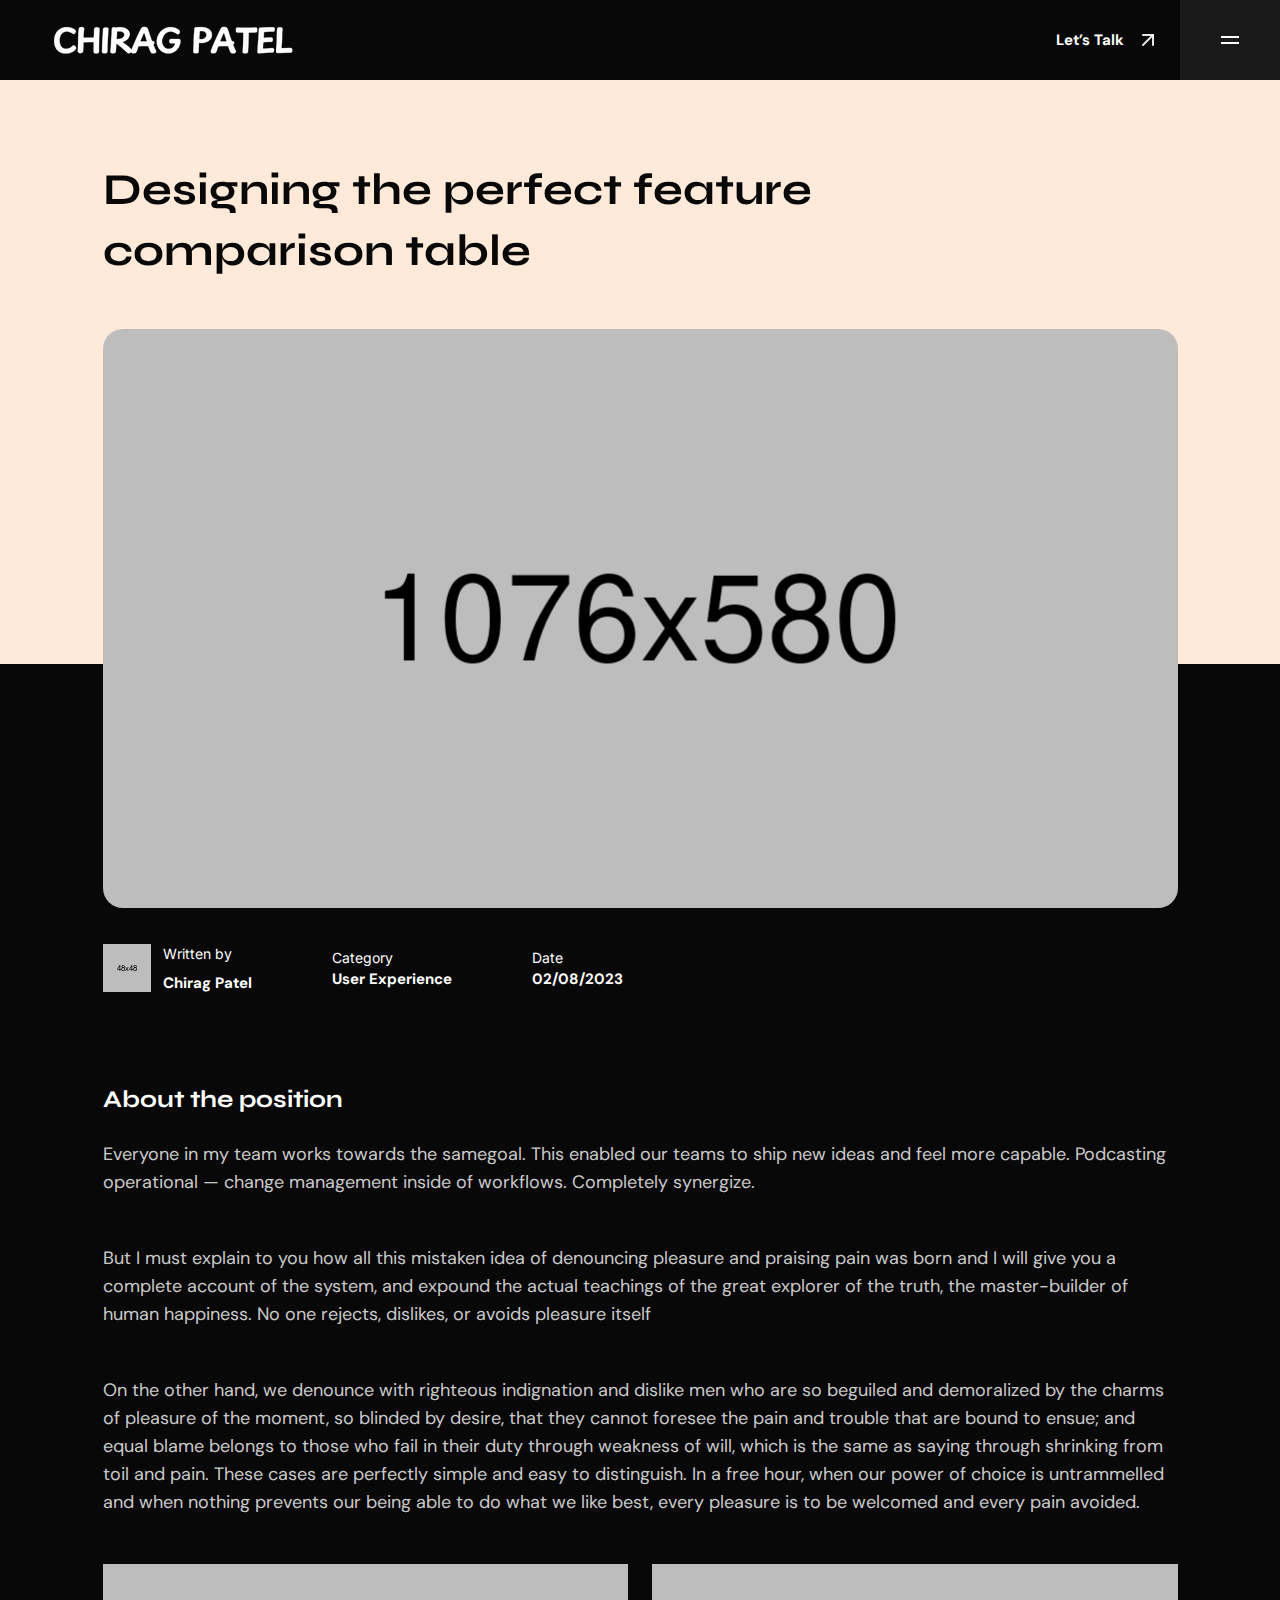
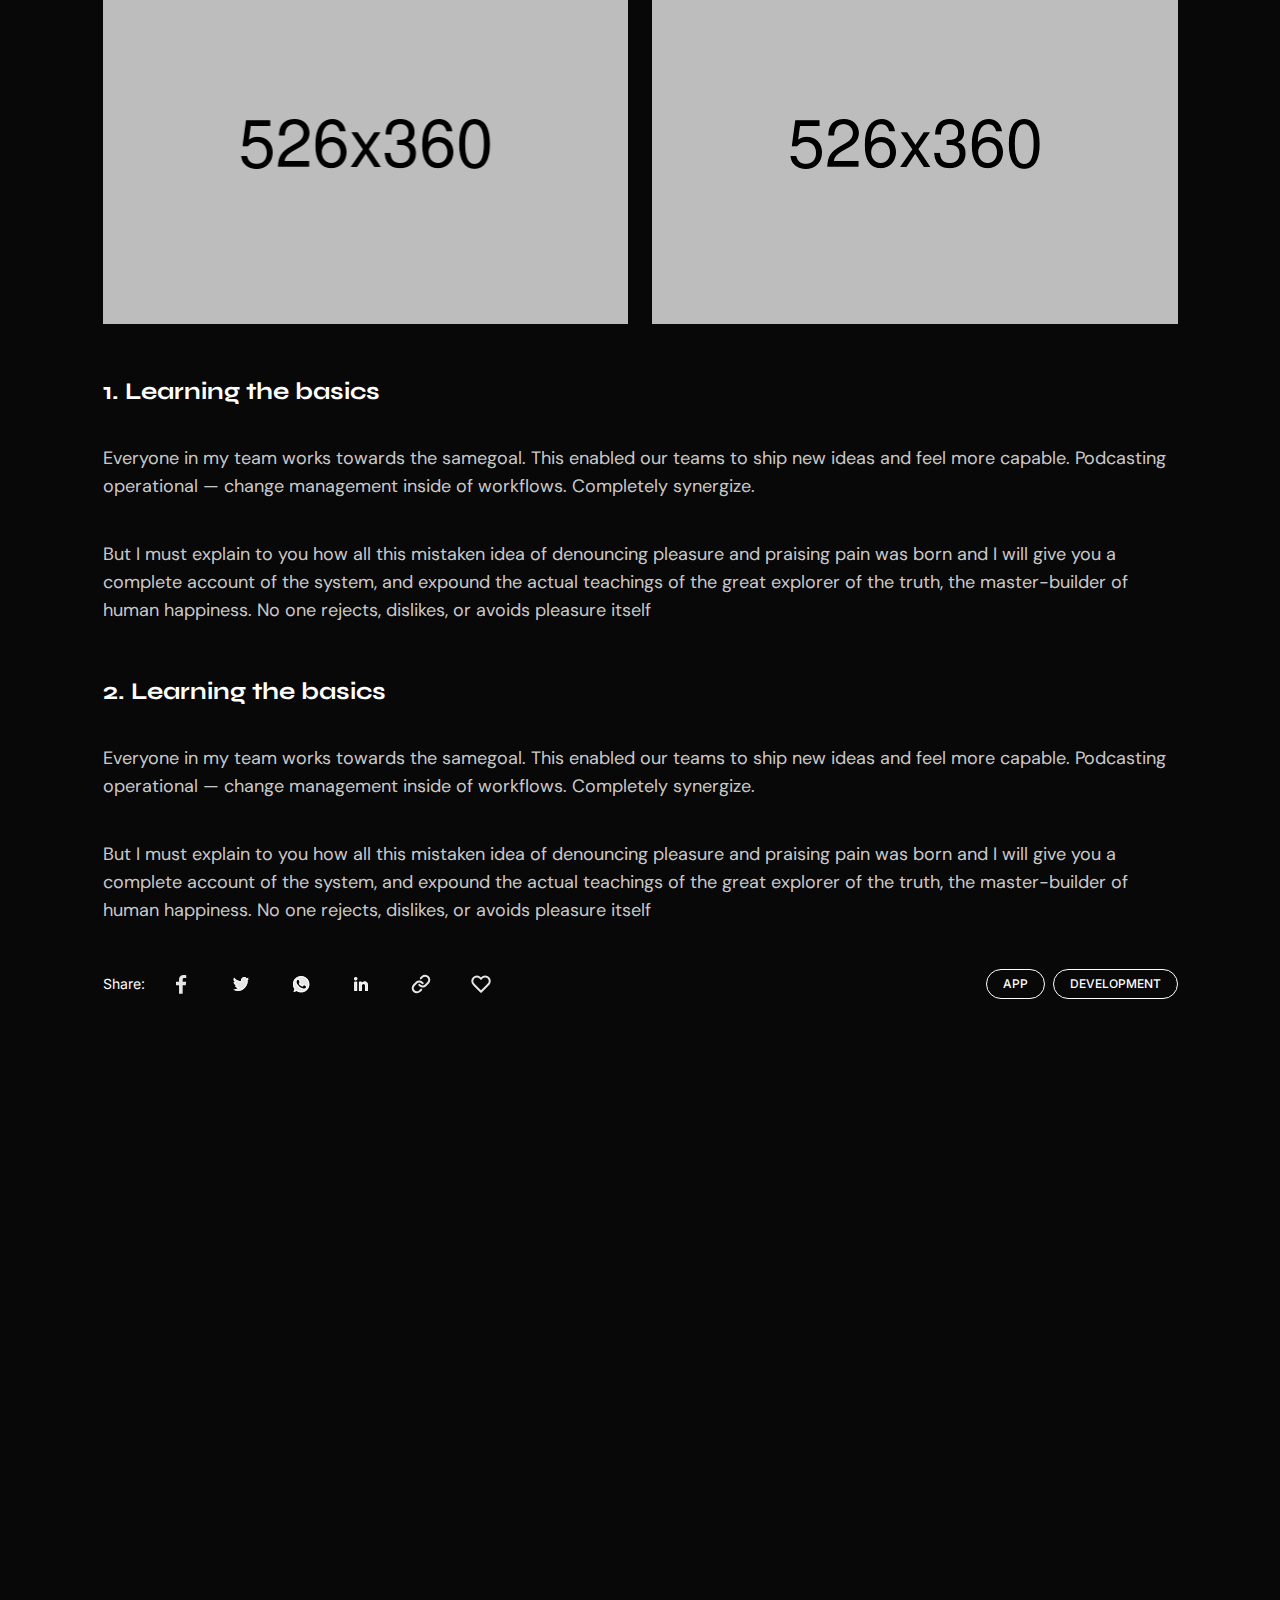
<file: blog-details.html>
<!DOCTYPE html>
<html class="no-js" lang="en">

<head>
    <meta charset="utf-8" />
    <meta http-equiv="x-ua-compatible" content="ie=edge" />
    <title>Chirag Patel</title>
    <meta name="AdsBot-Google" content="noindex follow" />
    <meta name="description" content="Chirag Patel">
    <meta name="viewport" content="width=device-width, initial-scale=1, shrink-to-fit=no" />

    <!-- Favicon -->
    <link rel="shortcut icon" type="image/x-icon" href="assets/images/favicon.png" />

    <!-- CSS (Font, Vendor, Icon, Plugins & Style CSS files) -->

    <!-- Font CSS -->
    <link rel="preconnect" href="https://fonts.googleapis.com">
    <link rel="preconnect" href="https://fonts.gstatic.com" crossorigin>
    <link
        href="https://fonts.googleapis.com/css2?family=DM+Sans:ital,opsz,wght@0,9..40,100;0,9..40,200;0,9..40,300;0,9..40,400;0,9..40,500;0,9..40,600;0,9..40,700;0,9..40,800;0,9..40,900;0,9..40,1000;1,9..40,100;1,9..40,200;1,9..40,300;1,9..40,400;1,9..40,500;1,9..40,600;1,9..40,700;1,9..40,800;1,9..40,900;1,9..40,1000&family=Inter:wght@100;200;300;400;500;600;700;800;900&family=Poppins:ital,wght@0,100;0,200;0,300;0,400;0,500;0,600;0,700;0,800;0,900;1,100;1,200;1,300;1,400;1,500;1,600;1,700;1,800;1,900&family=Syne:wght@400;500;600;700;800&display=swap"
        rel="stylesheet">

    <!-- Vendor CSS (Bootstrap & Icon Font) -->
    <link rel="stylesheet" href="assets/css/vendor/bootstrap.min.css">

    <!-- Plugins CSS (All Plugins Files) -->
    <link rel="stylesheet" href="assets/css/plugins/aos.css">

    <!-- Style CSS -->
    <link rel="stylesheet" href="assets/css/pages/home.css">

</head>

<body>
    <div class="overflow-x-hidden">
        <!-- Header start -->

        <header id="sticky-header" class="header bg-dark">
            <div class="d-flex white-bg-header">

                <div class="flex-1 d-flex align-items-center justify-content-between">

                    <a href="index.html">
                        <img src="assets/images/logo/logo-light.png" alt="logo">
                    </a>

                    <!-- Link Start -->
                    <a href="contact.html"
                        class="d-flex align-items-center flex-wrap py-6px px-3 text-15 fw-bold leading-none mr-2 transition-all contact-link-warning">Let’s
                        Talk
                        <span class="d-inline-block ml-3 animate-arrow-up">
                            <svg width="24" height="24" viewBox="0 0 24 24" fill="none"
                                xmlns="http://www.w3.org/2000/svg">
                                <path d="M7 17L17 7" stroke="currentColor" stroke-opacity="0.9" stroke-width="2"
                                    stroke-linecap="round" stroke-linejoin="round" />
                                <path d="M7 7H17V17" stroke="currentColor" stroke-opacity="0.9" stroke-width="2"
                                    stroke-linecap="round" stroke-linejoin="round" />
                            </svg>
                        </span>
                    </a>
                    <!-- Link End -->
                </div>



                <!-- Button Start -->
                <div class="flex-none">
                    <button id="offcanvas-toggle"
                        class="border-0 bg-black d-flex align-align-items-center flex-wrap justify-content-center py-7 px-38"
                        data-bs-toggle="offcanvas" data-bs-target="#offcanvas" aria-controls="offcanvas">
                        <svg width="24" height="24" viewBox="0 0 24 24" fill="none" xmlns="http://www.w3.org/2000/svg">
                            <rect x="3" y="8" width="18" height="2" fill="white" />
                            <rect x="3" y="14" width="18" height="2" fill="white" />
                        </svg>

                    </button>
                </div>
                <!-- Button End -->

            </div>
        </header>


        <!-- offcanvas-menu start -->
        <div id="offcanvas"
            class="offcanvas offcanvas-end bg-dark d-flex flex-wrap flex-column justify-content-between">
            <!-- close button start -->

            <div>
                <div class="d-flex flex-wrap justify-content-between align-items-center offcanvas-header">
                    <a href="index.html">
                        <img src="assets/images/logo/logo-light.png" alt="">
                    </a>
                    <button id="offcanvas-close" class="offcanvas-close bg-primary border-0" data-bs-dismiss="offcanvas"
                        aria-label="Close">
                        <svg width="24" height="24" viewBox="0 0 24 24" fill="none" xmlns="http://www.w3.org/2000/svg">
                            <path fill-rule="evenodd" clip-rule="evenodd"
                                d="M19.2803 4.71967C19.5732 5.01256 19.5732 5.48744 19.2803 5.78033L5.78033 19.2803C5.48744 19.5732 5.01256 19.5732 4.71967 19.2803C4.42678 18.9874 4.42678 18.5126 4.71967 18.2197L18.2197 4.71967C18.5126 4.42678 18.9874 4.42678 19.2803 4.71967Z"
                                fill="white" />
                            <path fill-rule="evenodd" clip-rule="evenodd"
                                d="M4.71967 4.71967C5.01256 4.42678 5.48744 4.42678 5.78033 4.71967L19.2803 18.2197C19.5732 18.5126 19.5732 18.9874 19.2803 19.2803C18.9874 19.5732 18.5126 19.5732 18.2197 19.2803L4.71967 5.78033C4.42678 5.48744 4.42678 5.01256 4.71967 4.71967Z"
                                fill="white" />
                        </svg>
                    </button>
                </div>

                <!-- close button end -->

                <!-- offcanvas-menu start -->

                <nav class="offcanvas-nav d-flex flex-wrap flex-column justify-content-between">
                    <ul class="offcanvas-menu p-0 list-unstyled">
                        <li class="offcanvas-menu-item">
                            <a href="index.html"
                                class="text-white text-xl fw-bold font-Syne leading-none d-flex flex-wrap align-items-center justify-content-between offcanvas-menu-link">Home
                                <span class="d-inline-block animate-arrow-up">
                                    <svg width="24" height="24" viewBox="0 0 24 24" fill="none"
                                        xmlns="http://www.w3.org/2000/svg">
                                        <path d="M7 17L17 7" stroke="currentColor" stroke-opacity="0.9" stroke-width="2"
                                            stroke-linecap="round" stroke-linejoin="round"></path>
                                        <path d="M7 7H17V17" stroke="currentColor" stroke-opacity="0.9" stroke-width="2"
                                            stroke-linecap="round" stroke-linejoin="round"></path>
                                    </svg>
                                </span>
                            </a>
                        </li>
                        <li class="offcanvas-menu-item">
                            <a href="about.html"
                                class="text-white text-xl fw-bold font-Syne leading-none d-flex flex-wrap align-items-center justify-content-between offcanvas-menu-link">About
                                <span class="d-inline-block animate-arrow-up">
                                    <svg width="24" height="24" viewBox="0 0 24 24" fill="none"
                                        xmlns="http://www.w3.org/2000/svg">
                                        <path d="M7 17L17 7" stroke="currentColor" stroke-opacity="0.9" stroke-width="2"
                                            stroke-linecap="round" stroke-linejoin="round"></path>
                                        <path d="M7 7H17V17" stroke="currentColor" stroke-opacity="0.9" stroke-width="2"
                                            stroke-linecap="round" stroke-linejoin="round"></path>
                                    </svg>
                                </span>
                            </a>

                        </li>
                        <li class="offcanvas-menu-item">
                            <a href="projects.html"
                                class="text-white text-xl fw-bold font-Syne leading-none d-flex flex-wrap align-items-center justify-content-between offcanvas-menu-link">Project
                                <span class="d-inline-block animate-arrow-up">
                                    <svg width="24" height="24" viewBox="0 0 24 24" fill="none"
                                        xmlns="http://www.w3.org/2000/svg">
                                        <path d="M7 17L17 7" stroke="currentColor" stroke-opacity="0.9" stroke-width="2"
                                            stroke-linecap="round" stroke-linejoin="round"></path>
                                        <path d="M7 7H17V17" stroke="currentColor" stroke-opacity="0.9" stroke-width="2"
                                            stroke-linecap="round" stroke-linejoin="round"></path>
                                    </svg>
                                </span>
                            </a>
                        </li>
                        <!-- <li class="offcanvas-menu-item">
                                                    <a href="project-details.html"
                                                        class="text-white text-xl fw-bold font-Syne leading-none d-flex flex-wrap align-items-center justify-content-between offcanvas-menu-link">Project
                                                        details
                                                        <span class="d-inline-block animate-arrow-up">
                                                            <svg width="24" height="24" viewBox="0 0 24 24" fill="none"
                                                                xmlns="http://www.w3.org/2000/svg">
                                                                <path d="M7 17L17 7" stroke="currentColor" stroke-opacity="0.9" stroke-width="2"
                                                                    stroke-linecap="round" stroke-linejoin="round"></path>
                                                                <path d="M7 7H17V17" stroke="currentColor" stroke-opacity="0.9" stroke-width="2"
                                                                    stroke-linecap="round" stroke-linejoin="round"></path>
                                                            </svg>
                                                        </span>
                                                    </a>
                                                </li>
                                                <li class="offcanvas-menu-item">
                                                    <a href="blog.html"
                                                        class="text-white text-xl fw-bold font-Syne leading-none d-flex flex-wrap align-items-center justify-content-between offcanvas-menu-link">Blog
                                                        <span class="d-inline-block animate-arrow-up">
                                                            <svg width="24" height="24" viewBox="0 0 24 24" fill="none"
                                                                xmlns="http://www.w3.org/2000/svg">
                                                                <path d="M7 17L17 7" stroke="currentColor" stroke-opacity="0.9" stroke-width="2"
                                                                    stroke-linecap="round" stroke-linejoin="round"></path>
                                                                <path d="M7 7H17V17" stroke="currentColor" stroke-opacity="0.9" stroke-width="2"
                                                                    stroke-linecap="round" stroke-linejoin="round"></path>
                                                            </svg>
                                                        </span>
                                                    </a>
                                                </li>
                                                <li class="offcanvas-menu-item">
                                                    <a href="blog-details.html"
                                                        class="text-white text-xl fw-bold font-Syne leading-none d-flex flex-wrap align-items-center justify-content-between offcanvas-menu-link">Blog
                                                        Details
                                                        <span class="d-inline-block animate-arrow-up">
                                                            <svg width="24" height="24" viewBox="0 0 24 24" fill="none"
                                                                xmlns="http://www.w3.org/2000/svg">
                                                                <path d="M7 17L17 7" stroke="currentColor" stroke-opacity="0.9" stroke-width="2"
                                                                    stroke-linecap="round" stroke-linejoin="round"></path>
                                                                <path d="M7 7H17V17" stroke="currentColor" stroke-opacity="0.9" stroke-width="2"
                                                                    stroke-linecap="round" stroke-linejoin="round"></path>
                                                            </svg>
                                                        </span>
                                                    </a>
                                                </li> -->

                        <li class="offcanvas-menu-item">
                            <a href="contact.html"
                                class="text-white text-xl fw-bold font-Syne leading-none d-flex flex-wrap align-items-center justify-content-between offcanvas-menu-link">Contact
                                <span class="d-inline-block animate-arrow-up">
                                    <svg width="24" height="24" viewBox="0 0 24 24" fill="none"
                                        xmlns="http://www.w3.org/2000/svg">
                                        <path d="M7 17L17 7" stroke="currentColor" stroke-opacity="0.9" stroke-width="2"
                                            stroke-linecap="round" stroke-linejoin="round"></path>
                                        <path d="M7 7H17V17" stroke="currentColor" stroke-opacity="0.9" stroke-width="2"
                                            stroke-linecap="round" stroke-linejoin="round"></path>
                                    </svg>
                                </span>
                            </a>
                        </li>

                    </ul>
                </nav>

            </div>


            <nav class="pb-10">
                <ul class="d-flex flex-wrap gap-x-4 align-items-center offcanvas-social-links p-0  list-unstyled">
                    <li><a href="#" class="text-white transition-all">
                            <svg width="24" height="24" viewBox="0 0 24 24" fill="none"
                                xmlns="http://www.w3.org/2000/svg">
                                <path
                                    d="M7.443 5.3501C8.082 5.3501 8.673 5.4001 9.213 5.5481C9.754 5.6471 10.197 5.8451 10.59 6.0921C10.984 6.3401 11.279 6.6861 11.475 7.1311C11.672 7.5761 11.771 8.1211 11.771 8.7141C11.771 9.4071 11.623 10.0001 11.279 10.4451C10.984 10.8911 10.492 11.2861 9.902 11.5831C10.738 11.8311 11.377 12.2761 11.771 12.8701C12.164 13.4631 12.41 14.2051 12.41 15.0461C12.41 15.7391 12.262 16.3321 12.016 16.8271C11.771 17.3221 11.377 17.7671 10.934 18.0641C10.4528 18.3824 9.92083 18.6164 9.361 18.7561C8.771 18.9051 8.181 19.0041 7.591 19.0041H1V5.3501H7.443ZM7.049 10.8901C7.59 10.8901 8.033 10.7421 8.377 10.4951C8.721 10.2481 8.869 9.8021 8.869 9.2581C8.869 8.9611 8.819 8.6651 8.721 8.4671C8.623 8.2691 8.475 8.1201 8.279 7.9721C8.082 7.8731 7.885 7.7741 7.639 7.7251C7.393 7.6751 7.148 7.6751 6.852 7.6751H4V10.8911H7.05L7.049 10.8901ZM7.197 16.7281C7.492 16.7281 7.787 16.6781 8.033 16.6291C8.279 16.5791 8.525 16.4811 8.721 16.3321C8.92138 16.1873 9.08903 16.002 9.213 15.7881C9.311 15.5411 9.41 15.2441 9.41 14.8981C9.41 14.2051 9.213 13.7111 8.82 13.3641C8.426 13.0671 7.885 12.9191 7.246 12.9191H4V16.7291L7.197 16.7281ZM16.689 16.6781C17.082 17.0741 17.672 17.2721 18.459 17.2721C19 17.2721 19.492 17.1241 19.885 16.8771C20.279 16.5801 20.525 16.2831 20.623 15.9871H23.033C22.639 17.1731 22.049 18.0141 21.263 18.5591C20.475 19.0531 19.541 19.3501 18.41 19.3501C17.6864 19.3523 16.9688 19.218 16.295 18.9541C15.6887 18.7267 15.148 18.353 14.721 17.8661C14.2643 17.4107 13.9267 16.8498 13.738 16.2331C13.492 15.5901 13.393 14.8981 13.393 14.1061C13.393 13.3641 13.492 12.6721 13.738 12.0281C13.9749 11.4085 14.3252 10.8384 14.771 10.3471C15.2201 9.88594 15.7543 9.51613 16.344 9.2581C17.0007 8.99416 17.7022 8.85969 18.41 8.8621C19.246 8.8621 19.984 9.0111 20.623 9.3571C21.263 9.7031 21.754 10.0991 22.147 10.6931C22.541 11.2371 22.837 11.8801 23.033 12.5731C23.131 13.2651 23.18 13.9581 23.131 14.7491H16C16 15.5411 16.295 16.2831 16.689 16.6791V16.6781ZM19.787 11.4841C19.443 11.1381 18.902 10.9401 18.262 10.9401C17.82 10.9401 17.475 11.0401 17.18 11.1881C16.885 11.3361 16.689 11.5341 16.492 11.7321C16.311 11.9234 16.1912 12.1643 16.148 12.4241C16.098 12.6721 16.049 12.8701 16.049 13.0671H20.475C20.377 12.3251 20.131 11.8311 19.787 11.4841ZM15.459 6.2901H20.967V7.6261H15.46V6.2901H15.459Z"
                                    fill="currentColor" fill-opacity="0.9"></path>
                            </svg>

                        </a></li>
                    <li><a href="#" class="text-white transition-all"><svg width="24" height="24" viewBox="0 0 24 24"
                                fill="none" xmlns="http://www.w3.org/2000/svg">
                                <path
                                    d="M6.94043 5.00002C6.94017 5.53046 6.7292 6.03906 6.35394 6.41394C5.97868 6.78883 5.46986 6.99929 4.93943 6.99902C4.409 6.99876 3.90039 6.78779 3.52551 6.41253C3.15062 6.03727 2.94016 5.52846 2.94043 4.99802C2.9407 4.46759 3.15166 3.95899 3.52692 3.5841C3.90218 3.20922 4.411 2.99876 4.94143 2.99902C5.47186 2.99929 5.98047 3.21026 6.35535 3.58552C6.73024 3.96078 6.9407 4.46959 6.94043 5.00002ZM7.00043 8.48002H3.00043V21H7.00043V8.48002ZM13.3204 8.48002H9.34043V21H13.2804V14.43C13.2804 10.77 18.0504 10.43 18.0504 14.43V21H22.0004V13.07C22.0004 6.90002 14.9404 7.13002 13.2804 10.16L13.3204 8.48002Z"
                                    fill="currentColor" fill-opacity="0.9"></path>
                            </svg>
                        </a></li>
                    <li><a href="#" class="text-white transition-all"><svg width="24" height="24" viewBox="0 0 24 24"
                                fill="none" xmlns="http://www.w3.org/2000/svg">
                                <path
                                    d="M19.989 11.572C19.907 9.99792 19.3596 8.4836 18.416 7.221C18.1285 7.53061 17.8212 7.82123 17.496 8.091C16.4969 8.92086 15.3805 9.5982 14.183 10.101C14.35 10.451 14.503 10.79 14.638 11.11V11.113C14.665 11.174 14.688 11.231 14.732 11.342L14.749 11.382C16.262 11.212 17.858 11.275 19.405 11.485C19.611 11.512 19.805 11.541 19.989 11.572ZM10.604 4.122C11.5786 5.49516 12.4772 6.92062 13.296 8.392C14.519 7.91 15.53 7.302 16.344 6.625C16.674 6.351 16.938 6.093 17.14 5.87C15.701 4.65972 13.8803 3.99733 12 4C11.524 4 11.058 4.042 10.604 4.121V4.122ZM4.253 9.997C4.93423 9.97981 5.61464 9.93878 6.293 9.874C7.93264 9.72734 9.55828 9.4525 11.155 9.052C10.3205 7.60221 9.41956 6.19171 8.455 4.825C7.42472 5.3354 6.51626 6.06141 5.79124 6.95379C5.06623 7.84617 4.54162 8.88404 4.253 9.997ZM5.783 17.035C6.25195 16.3575 6.77894 15.7221 7.358 15.136C8.812 13.646 10.528 12.486 12.514 11.846L12.576 11.828C12.411 11.464 12.256 11.139 12.1 10.833C10.264 11.368 8.33 11.702 6.403 11.875C5.463 11.96 4.62 11.997 4 12.003C3.99815 13.8356 4.62722 15.6128 5.783 17.035ZM15.004 19.415C14.6184 17.4703 14.0725 15.5607 13.372 13.706C11.372 14.433 9.776 15.496 8.543 16.764C8.0454 17.2664 7.60382 17.8213 7.226 18.419C8.60481 19.4478 10.2797 20.0025 12 20C13.0299 20.0015 14.0504 19.8035 15.005 19.417L15.004 19.415ZM16.878 18.34C18.4393 17.1398 19.5028 15.4057 19.865 13.47C19.525 13.385 19.094 13.3 18.62 13.234C17.5661 13.0823 16.4968 13.0712 15.44 13.201C16.035 14.8799 16.5154 16.5961 16.878 18.34ZM12 22C6.477 22 2 17.523 2 12C2 6.477 6.477 2 12 2C17.523 2 22 6.477 22 12C22 17.523 17.523 22 12 22Z"
                                    fill="currentColor" fill-opacity="0.9"></path>
                            </svg>
                        </a></li>
                    <li><a href="#" class="text-white transition-all"><svg width="24" height="24" viewBox="0 0 24 24"
                                fill="none" xmlns="http://www.w3.org/2000/svg">
                                <path
                                    d="M12.001 2C6.47598 2 2.00098 6.475 2.00098 12C1.99977 14.0992 2.65958 16.1454 3.88679 17.8484C5.114 19.5515 6.84631 20.8249 8.83798 21.488C9.33798 21.575 9.52598 21.275 9.52598 21.012C9.52598 20.775 9.51298 19.988 9.51298 19.15C7.00098 19.613 6.35098 18.538 6.15098 17.975C6.03798 17.687 5.55098 16.8 5.12598 16.562C4.77598 16.375 4.27598 15.912 5.11298 15.9C5.90098 15.887 6.46298 16.625 6.65098 16.925C7.55098 18.437 8.98798 18.012 9.56298 17.75C9.65098 17.1 9.91298 16.663 10.201 16.413C7.97598 16.163 5.65098 15.3 5.65098 11.475C5.65098 10.387 6.03798 9.488 6.67598 8.788C6.57598 8.538 6.22598 7.513 6.77598 6.138C6.77598 6.138 7.61298 5.875 9.52598 7.162C10.3401 6.9364 11.1812 6.82302 12.026 6.825C12.876 6.825 13.726 6.937 14.526 7.162C16.439 5.862 17.276 6.138 17.276 6.138C17.826 7.513 17.476 8.538 17.376 8.788C18.013 9.488 18.401 10.375 18.401 11.475C18.401 15.313 16.064 16.163 13.839 16.413C14.201 16.725 14.514 17.325 14.514 18.263C14.514 19.6 14.501 20.675 14.501 21.013C14.501 21.275 14.689 21.587 15.189 21.487C17.1738 20.8166 18.8985 19.5408 20.1203 17.8389C21.3421 16.1371 21.9995 14.095 22 12C22 6.475 17.525 2 12 2H12.001Z"
                                    fill="currentColor" fill-opacity="0.9"></path>
                            </svg>
                        </a></li>

                </ul>
            </nav>
        </div>
        <!-- offcanvas-menu end -->


        <!-- Header end -->

        <!-- Hero Section Start -->
        <section class="bg-secondary pt-20">
            <div class="max-w-1075 mx-auto banner-contents" data-aos="flip-down" data-aos-delay="300">
                <div class="grid grid-cols-1">
                    <h4 class="text-dark fw-bold font-Syne leading-snug banner-title max-w-950 mb-12">
                        Designing the perfect feature comparison table
                    </h4>
                    <img class="w-100 rounded-20 mb-9" src="assets/images/blog-details/banner2.png" alt="banner">
                </div>

            </div>
        </section>
        <!-- Hero Section End -->


        <section class="bg-dark blog-details-section pb-120 dark-paragraph">
            <div class="max-w-1075 mx-auto banner-contents">

                <div class="grid grid-cols-1 mb-12">

                    <ul class="d-flex flex-wrap list-unstyled blog-clients-info">
                        <li class="d-flex flex-wrap gap-3">
                            <img class="align-self-start" src="assets/images/blog-details/user.png" alt="user image">
                            <div class="flex-1 d-flex flex-column gap-3">
                                <span class="clients-info-text text-sm fw-normal font-Inter leading-tight">Written
                                    by</span>
                                <h2 class="text-white text-15 fw-bold font-sans leading-none">Chirag Patel</h2>
                            </div>
                        </li>
                        <li class="d-d-flex flex-wrap flex-column gap-3">
                            <span class="clients-info-text text-sm fw-normal font-Inter leading-tight">Category</span>
                            <h4 class="text-white text-15 fw-bold font-sans leading-none">User Experience
                            </h4>
                        </li>
                        <li class="d-d-flex flex-wrap flex-column gap-3">
                            <span class="clients-info-text text-sm fw-normal font-Inter leading-tight">Date</span>
                            <h4 class="text-white text-15 fw-bold font-sans leading-none">02/08/2023</h4>
                        </li>
                    </ul>
                </div>
                <div class="grid grid-cols-1">

                    <h3 class="text-white text-2xl fw-bold font-Syne leading-10 mb-5">About the position</h3>
                    <p class="paragraph mb-12">Everyone in my team works towards the samegoal. This enabled our teams to
                        ship new ideas and feel more capable. Podcasting operational — change management inside of
                        workflows. Completely synergize.</p>
                    <p class="paragraph mb-12">But I must explain to you how all this mistaken idea of denouncing
                        pleasure and praising pain was born and I will give you a complete account of the system, and
                        expound the actual teachings of the great explorer of the truth, the master-builder of human
                        happiness. No one rejects, dislikes, or avoids pleasure itself</p>
                    <p class="paragraph mb-12">On the other hand, we denounce with righteous indignation and dislike men
                        who are so beguiled and demoralized by the charms of pleasure of the moment, so blinded by
                        desire, that they cannot foresee the pain and trouble that are bound to ensue; and equal blame
                        belongs to those who fail in their duty through weakness of will, which is the same as saying
                        through shrinking from toil and pain. These cases are perfectly simple and easy to distinguish.
                        In a free hour, when our power of choice is untrammelled and when nothing prevents our being
                        able to do what we like best, every pleasure is to be welcomed and every pain avoided.</p>
                </div>
                <div class="row gy-4 gy-md-6 mb-12">
                    <div class="col-6">
                        <img class="w-100 h-100 rounded-20p" src="assets/images/blog-details/post3.png"
                            alt="post image">
                    </div>
                    <div class="col-6">
                        <img class="w-100 h-100 rounded-20p" src="assets/images/blog-details/post4.png"
                            alt="post image">
                    </div>
                </div>


                <div class="grid grid-cols-1 gap-6">
                    <h3 class="text-white text-2xl fw-bold font-Syne leading-10">1. Learning the basics</h3>
                    <p class="paragraph">Everyone in my team works towards the samegoal. This enabled our teams to ship
                        new ideas and feel more capable. Podcasting operational — change management inside of workflows.
                        Completely synergize.</p>
                    <p class="paragraph mb-12">
                        But I must explain to you how all this mistaken idea of denouncing pleasure and praising pain
                        was born and I will give you a complete account of the system, and expound the actual teachings
                        of the great explorer of the truth, the master-builder of human happiness. No one rejects,
                        dislikes, or avoids pleasure itself
                    </p>
                </div>

                <div class="grid grid-cols-1 gap-6">
                    <h3 class="text-white text-2xl fw-bold font-Syne leading-10">2. Learning the basics</h3>
                    <p class="paragraph">Everyone in my team works towards the samegoal. This enabled our teams to ship
                        new ideas and feel more capable. Podcasting operational — change management inside of workflows.
                        Completely synergize.</p>
                    <p class="paragraph">
                        But I must explain to you how all this mistaken idea of denouncing pleasure and praising pain
                        was born and I will give you a complete account of the system, and expound the actual teachings
                        of the great explorer of the truth, the master-builder of human happiness. No one rejects,
                        dislikes, or avoids pleasure itself
                    </p>

                    <div class="d-inline-flex justify-content-between flex-column flex-md-row gap-4 gap-md-0">
                        <div class="d-inline-flex gap-4 align-items-center">
                            <span class="text-black-text-800 text-sm fw-normal font-Inter leading-tight">Share:</span>
                            <ul class="d-inline-flex gap-sm-4 list-unstyled p-0">
                                <li><a href="#" class="blog-social-link"><svg width="40" height="40" viewBox="0 0 40 40"
                                            fill="none" xmlns="http://www.w3.org/2000/svg">
                                            <path
                                                d="M21.6696 29.6667V21.1658H24.7102L25.1622 17.8374H21.6696V15.7174C21.6696 14.7569 21.9533 14.0993 23.4148 14.0993H25.2667V11.1319C24.3656 11.0408 23.4599 10.9968 22.5537 11.0002C19.8661 11.0002 18.0208 12.5477 18.0208 15.3886V17.8312H15V21.1595H18.0274V29.6667H21.6696Z"
                                                fill="currentColor" fill-opacity="0.9" />
                                        </svg>
                                    </a></li>
                                <li><a href="#" class="blog-social-link"><svg width="40" height="40" viewBox="0 0 40 40"
                                            fill="none" xmlns="http://www.w3.org/2000/svg">
                                            <path
                                                d="M28.3333 14.8346L26.5833 15.1421L27.75 13.6045L25.7083 14.2196C23.0833 11.1444 19 14.5271 20.1667 17.2947C15.5 17.2947 13.1667 13.6045 13.1667 13.6045C13.1667 13.6045 11.4167 16.3722 14.3333 18.5248L12.5833 17.9098C12.5833 19.7549 13.75 20.9849 15.7917 21.6H13.75C14.9167 24.0601 16.9583 24.0601 16.9583 24.0601C16.9583 24.0601 15.2083 25.5977 12 25.5977C21.625 30.518 27.4583 21.2925 26.5833 16.3722L28.3333 14.8346Z"
                                                fill="currentColor" fill-opacity="0.9" />
                                            <path
                                                d="M17.288 24.4361C17.2882 24.4359 17.2884 24.4357 16.9583 24.0601L17.2884 24.4357L18.2849 23.5601L16.9615 23.5601L16.9548 23.5599C16.9464 23.5596 16.9311 23.5588 16.9095 23.557C16.8663 23.5535 16.7985 23.5459 16.7113 23.5299C16.5366 23.4979 16.287 23.4326 16.0038 23.2999C15.5807 23.1016 15.0686 22.7467 14.6146 22.1H15.7917L15.9359 21.1212C14.9741 20.8315 14.2633 20.41 13.7955 19.8839C13.4837 19.5332 13.2674 19.1224 13.1604 18.6426L14.1675 18.9965L14.6302 18.1225C13.3207 17.156 13.0939 16.0977 13.1548 15.2953C13.1748 15.0316 13.2268 14.7897 13.2888 14.5819C13.5959 14.9376 14.0349 15.3898 14.6065 15.8418C15.8369 16.8147 17.6929 17.7947 20.1667 17.7947H20.92L20.6274 17.1005C20.1642 16.0016 20.7255 14.6983 21.7942 13.9813C22.3149 13.6319 22.921 13.4521 23.5221 13.5111C24.1148 13.5693 24.7473 13.8638 25.328 14.5442L25.54 14.7925L25.8526 14.6983L26.4228 14.5265L26.185 14.8399L25.4147 15.8551L26.6642 15.6356L26.2533 15.9966L26.0417 16.1824L26.0911 16.4597C26.4932 18.7211 25.3417 22.0921 22.8939 24.3042C21.683 25.3986 20.1702 26.1933 18.3966 26.4282C17.08 26.6026 15.6004 26.471 13.9715 25.9035C14.7405 25.7473 15.3828 25.5163 15.8906 25.2834C16.3373 25.0787 16.6799 24.8727 16.9139 24.7152C17.031 24.6364 17.1211 24.5696 17.1836 24.521C17.2149 24.4967 17.2393 24.477 17.2568 24.4625L17.2778 24.4449L17.2844 24.4392L17.2867 24.4372L17.2876 24.4364L17.288 24.4361ZM16.9621 23.5601L16.9616 23.5601L16.9621 23.5601Z"
                                                stroke="currentColor" stroke-opacity="0.9" />
                                        </svg>
                                    </a></li>
                                <li><a href="#" class="blog-social-link"><svg width="40" height="40" viewBox="0 0 40 40"
                                            fill="none" xmlns="http://www.w3.org/2000/svg">
                                            <mask id="path-1-inside-1_1554_1179" fill="white">
                                                <path fill-rule="evenodd" clip-rule="evenodd"
                                                    d="M20.1646 12H20.1687C24.6716 12 28.3333 15.6638 28.3333 20.1667C28.3333 24.6696 24.6716 28.3333 20.1687 28.3333C18.5078 28.3333 16.9674 27.8393 15.676 26.9838L12.537 27.9873L13.5547 24.9534C12.5758 23.6089 12 21.9531 12 20.1667C12 15.6628 15.6617 12 20.1646 12ZM23.318 24.685C23.9417 24.5502 24.7237 24.0888 24.9207 23.5325C25.1177 22.9751 25.1177 22.5004 25.0606 22.3994C25.0144 22.3192 24.9053 22.2666 24.7423 22.1882C24.6999 22.1677 24.6538 22.1455 24.6043 22.1207C24.3644 22.0012 23.1976 21.4245 22.9771 21.3479C22.7606 21.2662 22.5544 21.2948 22.3911 21.5255C22.36 21.569 22.329 21.6126 22.2982 21.656C22.1012 21.9331 21.9111 22.2004 21.7531 22.3708C21.6091 22.5239 21.3744 22.5433 21.1773 22.4616C21.1559 22.4527 21.1312 22.4427 21.1037 22.4316C20.7917 22.3056 20.0998 22.0261 19.2622 21.2805C18.5558 20.6517 18.076 19.8687 17.9372 19.6339C17.8009 19.3984 17.9185 19.2603 18.0271 19.1326C18.0292 19.1303 18.0312 19.1279 18.0332 19.1255C18.1032 19.0389 18.1712 18.9667 18.2395 18.8941C18.2887 18.8419 18.338 18.7896 18.3884 18.7315C18.3959 18.7229 18.4032 18.7145 18.4103 18.7063C18.5173 18.5833 18.581 18.51 18.6528 18.3569C18.7345 18.1986 18.6763 18.0353 18.6181 17.9148C18.5781 17.8305 18.3308 17.2304 18.1185 16.7153C18.0276 16.4949 17.9432 16.29 17.8841 16.1478C17.7259 15.769 17.6054 15.7547 17.3655 15.7445C17.3582 15.7442 17.3508 15.7438 17.3433 15.7434C17.2674 15.7396 17.1839 15.7354 17.092 15.7354C16.7796 15.7354 16.4539 15.8272 16.2569 16.0283C16.25 16.0354 16.2429 16.0427 16.2354 16.0502C15.9834 16.3066 15.4219 16.8776 15.4219 18.0159C15.4219 19.1564 16.2311 20.2601 16.3808 20.4643C16.3849 20.47 16.3886 20.4749 16.3917 20.4792C16.4007 20.491 16.4177 20.5156 16.4424 20.5514C16.7481 20.9941 18.2372 23.1505 20.4576 24.0705C22.3339 24.8483 22.8913 24.7759 23.318 24.685Z" />
                                            </mask>
                                            <path fill-rule="evenodd" clip-rule="evenodd"
                                                d="M20.1646 12H20.1687C24.6716 12 28.3333 15.6638 28.3333 20.1667C28.3333 24.6696 24.6716 28.3333 20.1687 28.3333C18.5078 28.3333 16.9674 27.8393 15.676 26.9838L12.537 27.9873L13.5547 24.9534C12.5758 23.6089 12 21.9531 12 20.1667C12 15.6628 15.6617 12 20.1646 12ZM23.318 24.685C23.9417 24.5502 24.7237 24.0888 24.9207 23.5325C25.1177 22.9751 25.1177 22.5004 25.0606 22.3994C25.0144 22.3192 24.9053 22.2666 24.7423 22.1882C24.6999 22.1677 24.6538 22.1455 24.6043 22.1207C24.3644 22.0012 23.1976 21.4245 22.9771 21.3479C22.7606 21.2662 22.5544 21.2948 22.3911 21.5255C22.36 21.569 22.329 21.6126 22.2982 21.656C22.1012 21.9331 21.9111 22.2004 21.7531 22.3708C21.6091 22.5239 21.3744 22.5433 21.1773 22.4616C21.1559 22.4527 21.1312 22.4427 21.1037 22.4316C20.7917 22.3056 20.0998 22.0261 19.2622 21.2805C18.5558 20.6517 18.076 19.8687 17.9372 19.6339C17.8009 19.3984 17.9185 19.2603 18.0271 19.1326C18.0292 19.1303 18.0312 19.1279 18.0332 19.1255C18.1032 19.0389 18.1712 18.9667 18.2395 18.8941C18.2887 18.8419 18.338 18.7896 18.3884 18.7315C18.3959 18.7229 18.4032 18.7145 18.4103 18.7063C18.5173 18.5833 18.581 18.51 18.6528 18.3569C18.7345 18.1986 18.6763 18.0353 18.6181 17.9148C18.5781 17.8305 18.3308 17.2304 18.1185 16.7153C18.0276 16.4949 17.9432 16.29 17.8841 16.1478C17.7259 15.769 17.6054 15.7547 17.3655 15.7445C17.3582 15.7442 17.3508 15.7438 17.3433 15.7434C17.2674 15.7396 17.1839 15.7354 17.092 15.7354C16.7796 15.7354 16.4539 15.8272 16.2569 16.0283C16.25 16.0354 16.2429 16.0427 16.2354 16.0502C15.9834 16.3066 15.4219 16.8776 15.4219 18.0159C15.4219 19.1564 16.2311 20.2601 16.3808 20.4643C16.3849 20.47 16.3886 20.4749 16.3917 20.4792C16.4007 20.491 16.4177 20.5156 16.4424 20.5514C16.7481 20.9941 18.2372 23.1505 20.4576 24.0705C22.3339 24.8483 22.8913 24.7759 23.318 24.685Z"
                                                fill="currentColor" fill-opacity="0.9" />
                                            <path
                                                d="M15.676 26.9838L16.2283 26.1501L15.8284 25.8852L15.3715 26.0313L15.676 26.9838ZM12.537 27.9873L11.5889 27.6692L10.961 29.5409L12.8415 28.9398L12.537 27.9873ZM13.5547 24.9534L14.5028 25.2714L14.667 24.782L14.3631 24.3647L13.5547 24.9534ZM24.9207 23.5325L25.8634 23.8663L25.8636 23.8657L24.9207 23.5325ZM23.318 24.685L23.5263 25.6631L23.5292 25.6624L23.318 24.685ZM25.0606 22.3994L25.931 21.907L25.9272 21.9004L25.0606 22.3994ZM24.7423 22.1882L24.3085 23.0892L24.3085 23.0892L24.7423 22.1882ZM24.6043 22.1207L25.053 21.227L25.05 21.2255L24.6043 22.1207ZM22.9771 21.3479L22.624 22.2835L22.6365 22.2882L22.6491 22.2926L22.9771 21.3479ZM22.3911 21.5255L23.2048 22.1068L23.2073 22.1033L22.3911 21.5255ZM22.2982 21.656L21.4832 21.0765V21.0765L22.2982 21.656ZM21.7531 22.3708L22.4817 23.0557L22.4863 23.0508L21.7531 22.3708ZM21.1773 22.4616L20.7925 23.3846L20.7944 23.3854L21.1773 22.4616ZM21.1037 22.4316L21.4782 21.5044L21.4781 21.5044L21.1037 22.4316ZM19.2622 21.2805L19.9272 20.5336L19.9271 20.5336L19.2622 21.2805ZM17.9372 19.6339L17.0717 20.1348L17.0764 20.1429L17.9372 19.6339ZM18.0271 19.1326L17.2657 18.4844L17.2657 18.4844L18.0271 19.1326ZM18.0332 19.1255L18.7949 19.7734L18.803 19.7639L18.8109 19.7541L18.0332 19.1255ZM18.2395 18.8941L18.9675 19.5798L18.9675 19.5798L18.2395 18.8941ZM18.3884 18.7315L17.6331 18.0761L17.6331 18.0761L18.3884 18.7315ZM18.4103 18.7063L19.1648 19.3626L19.1648 19.3626L18.4103 18.7063ZM18.6528 18.3569L17.7642 17.8982L17.7554 17.9152L17.7474 17.9324L18.6528 18.3569ZM18.6181 17.9148L17.7147 18.3436L17.7177 18.3498L18.6181 17.9148ZM18.1185 16.7153L19.043 16.3343L18.1185 16.7153ZM17.8841 16.1478L18.8077 15.7644L18.8068 15.7623L17.8841 16.1478ZM17.3655 15.7445L17.3156 16.7433L17.323 16.7436L17.3655 15.7445ZM17.3433 15.7434L17.3938 14.7447L17.3938 14.7447L17.3433 15.7434ZM16.2569 16.0283L15.5426 15.3285L15.5424 15.3287L16.2569 16.0283ZM16.2354 16.0502L15.5224 15.3491L15.5224 15.3491L16.2354 16.0502ZM16.3808 20.4643L17.1873 19.8731L17.1873 19.8731L16.3808 20.4643ZM16.3917 20.4792L15.5836 21.0682L15.5897 21.0766L15.596 21.0849L16.3917 20.4792ZM16.4424 20.5514L15.6195 21.1196L15.6195 21.1196L16.4424 20.5514ZM20.4576 24.0705L20.8406 23.1467L20.8404 23.1466L20.4576 24.0705ZM20.1687 11H20.1646V13H20.1687V11ZM29.3333 20.1667C29.3333 15.1118 25.2242 11 20.1687 11V13C24.119 13 27.3333 16.2157 27.3333 20.1667H29.3333ZM20.1687 29.3333C25.2242 29.3333 29.3333 25.2215 29.3333 20.1667H27.3333C27.3333 24.1176 24.119 27.3333 20.1687 27.3333V29.3333ZM15.1238 27.8175C16.5742 28.7783 18.3058 29.3333 20.1687 29.3333V27.3333C18.7098 27.3333 17.3606 26.9002 16.2283 26.1501L15.1238 27.8175ZM12.8415 28.9398L15.9805 27.9363L15.3715 26.0313L12.2325 27.0348L12.8415 28.9398ZM12.6067 24.6353L11.5889 27.6692L13.485 28.3053L14.5028 25.2714L12.6067 24.6353ZM11 20.1667C11 22.1712 11.6467 24.0319 12.7463 25.542L14.3631 24.3647C13.5048 23.1859 13 21.7351 13 20.1667H11ZM20.1646 11C15.1092 11 11 15.1107 11 20.1667H13C13 16.2148 16.2143 13 20.1646 13V11ZM23.9781 23.1987C23.9811 23.1901 23.9337 23.2933 23.7189 23.4387C23.5221 23.5718 23.2886 23.6683 23.1069 23.7075L23.5292 25.6624C23.9712 25.567 24.4405 25.3653 24.8399 25.095C25.2213 24.8369 25.6633 24.4312 25.8634 23.8663L23.9781 23.1987ZM24.1902 22.8917C24.1544 22.8285 24.134 22.7747 24.1231 22.7423C24.1115 22.708 24.1049 22.6806 24.1013 22.6637C24.0975 22.646 24.0955 22.6331 24.0946 22.6259C24.0936 22.6185 24.0933 22.6144 24.0932 22.614C24.0932 22.6137 24.0938 22.622 24.0935 22.6395C24.0933 22.6566 24.0922 22.6796 24.0897 22.7081C24.0794 22.8264 24.0478 23.0015 23.9779 23.1992L25.8636 23.8657C25.9907 23.5061 26.0575 23.1651 26.0822 22.8815C26.0945 22.7406 26.0976 22.5995 26.0879 22.4673C26.0819 22.3865 26.0635 22.1412 25.931 21.907L24.1902 22.8917ZM24.3085 23.0892C24.3517 23.11 24.3788 23.123 24.4012 23.1345C24.4235 23.1457 24.4266 23.1481 24.4201 23.1441C24.4139 23.1403 24.3833 23.1212 24.3435 23.0852C24.3019 23.0475 24.2447 22.9865 24.194 22.8983L25.9272 21.9004C25.7822 21.6486 25.5787 21.5089 25.4704 21.4421C25.3628 21.3757 25.2413 21.3185 25.1761 21.2872L24.3085 23.0892ZM24.1555 23.0143C24.2135 23.0435 24.2667 23.069 24.3085 23.0892L25.1761 21.2872C25.1331 21.2664 25.0941 21.2476 25.053 21.227L24.1555 23.0143ZM22.6491 22.2926C22.6478 22.2921 22.7138 22.3191 22.8706 22.3917C23.0075 22.455 23.1759 22.5353 23.3485 22.6187C23.693 22.7851 24.0409 22.9573 24.1586 23.0159L25.05 21.2255C24.9277 21.1646 24.5723 20.9887 24.2183 20.8177C23.9017 20.6648 23.4853 20.4658 23.3051 20.4032L22.6491 22.2926ZM23.2073 22.1033C23.181 22.1405 23.0885 22.2424 22.9161 22.2873C22.7573 22.3287 22.6448 22.2913 22.624 22.2835L23.3301 20.4123C23.0929 20.3228 22.7691 20.2589 22.4123 20.3518C22.0418 20.4482 21.7646 20.6798 21.5749 20.9477L23.2073 22.1033ZM23.1132 22.2354C23.1441 22.1919 23.1745 22.1492 23.2048 22.1068L21.5774 20.9443C21.5456 20.9888 21.514 21.0333 21.4832 21.0765L23.1132 22.2354ZM22.4863 23.0508C22.699 22.8215 22.932 22.4902 23.1132 22.2354L21.4832 21.0765C21.2703 21.3759 21.1232 21.5793 21.0199 21.6908L22.4863 23.0508ZM20.7944 23.3854C21.2548 23.5763 21.9728 23.597 22.4817 23.0557L21.0245 21.6859C21.1307 21.5728 21.2571 21.526 21.3503 21.5134C21.4381 21.5014 21.5084 21.5164 21.5603 21.5378L20.7944 23.3854ZM20.7292 23.3588C20.7583 23.3706 20.7772 23.3782 20.7925 23.3846L21.5622 21.5387C21.5345 21.5271 21.5042 21.5149 21.4782 21.5044L20.7292 23.3588ZM18.5973 22.0274C19.5576 22.8823 20.3692 23.2134 20.7292 23.3588L21.4781 21.5044C21.2142 21.3978 20.642 21.17 19.9272 20.5336L18.5973 22.0274ZM17.0764 20.1429C17.2282 20.3996 17.7716 21.2924 18.5973 22.0274L19.9271 20.5336C19.3401 20.011 18.9239 19.3378 18.798 19.1249L17.0764 20.1429ZM17.2657 18.4844C17.2375 18.5176 17.0369 18.7328 16.9391 19.0341C16.8135 19.4214 16.8825 19.8079 17.0717 20.1348L18.8027 19.133C18.8211 19.1648 18.8555 19.236 18.8696 19.3412C18.8844 19.4517 18.8714 19.5592 18.8415 19.6515C18.8141 19.736 18.7784 19.7892 18.7677 19.8046C18.76 19.8156 18.7561 19.819 18.7886 19.7808L17.2657 18.4844ZM17.2714 18.4777C17.2696 18.4798 17.2677 18.482 17.2657 18.4844L18.7886 19.7809C18.7906 19.7785 18.7927 19.776 18.7949 19.7734L17.2714 18.4777ZM17.5116 18.2085C17.4454 18.2788 17.3525 18.3768 17.2554 18.497L18.8109 19.7541C18.8539 19.7009 18.8971 19.6545 18.9675 19.5798L17.5116 18.2085ZM17.6331 18.0761C17.5981 18.1165 17.5624 18.1546 17.5116 18.2085L18.9675 19.5798C19.015 19.5293 19.078 19.4627 19.1437 19.3868L17.6331 18.0761ZM17.6557 18.0501C17.6487 18.0582 17.641 18.067 17.6331 18.0761L19.1437 19.3869C19.1508 19.3787 19.1577 19.3708 19.1648 19.3626L17.6557 18.0501ZM17.7474 17.9324C17.7407 17.9467 17.7371 17.9528 17.7365 17.9539C17.7361 17.9545 17.7361 17.9546 17.7349 17.9562C17.7331 17.9587 17.7279 17.9657 17.7151 17.9811C17.7009 17.9981 17.6841 18.0175 17.6557 18.0501L19.1648 19.3626C19.2807 19.2293 19.4238 19.0683 19.5583 18.7813L17.7474 17.9324ZM17.7177 18.3498C17.7307 18.3769 17.7102 18.343 17.6995 18.2734C17.6864 18.1882 17.688 18.0459 17.7642 17.8982L19.5414 18.8155C19.8612 18.1959 19.589 17.6257 19.5186 17.4799L17.7177 18.3498ZM17.1939 17.0964C17.3954 17.5854 17.6598 18.2279 17.7147 18.3436L19.5215 17.4861C19.5231 17.4894 19.5099 17.4598 19.4744 17.3756C19.4434 17.3021 19.4029 17.2051 19.3565 17.0932C19.2637 16.8697 19.1493 16.5922 19.043 16.3343L17.1939 17.0964ZM16.9605 16.5311C17.019 16.672 17.1029 16.8755 17.1939 17.0964L19.043 16.3343C18.9524 16.1144 18.8674 15.9081 18.8077 15.7644L16.9605 16.5311ZM17.323 16.7436C17.3906 16.7465 17.3762 16.7479 17.3455 16.7423C17.2973 16.7334 17.2063 16.709 17.1085 16.6451C17.0136 16.5831 16.962 16.5165 16.9436 16.4893C16.9289 16.4678 16.9361 16.4727 16.9614 16.5333L18.8068 15.7623C18.7101 15.5308 18.5444 15.1942 18.2024 14.9708C17.8577 14.7456 17.4869 14.7488 17.4081 14.7454L17.323 16.7436ZM17.2927 16.7421C17.3001 16.7425 17.3079 16.7429 17.3156 16.7433L17.4155 14.7458C17.4085 14.7454 17.4014 14.7451 17.3938 14.7447L17.2927 16.7421ZM17.092 16.7354C17.1553 16.7354 17.2151 16.7382 17.2927 16.7421L17.3938 14.7447C17.3198 14.7409 17.2126 14.7354 17.092 14.7354V16.7354ZM16.9712 16.7281C16.9508 16.749 16.9353 16.7586 16.9312 16.761C16.9273 16.7634 16.9314 16.7604 16.9459 16.7556C16.9775 16.7451 17.0293 16.7354 17.092 16.7354V14.7354C16.6334 14.7354 15.999 14.8627 15.5426 15.3285L16.9712 16.7281ZM16.9484 16.7514C16.9557 16.7439 16.9637 16.7359 16.9714 16.728L15.5424 15.3287C15.5364 15.3348 15.53 15.3414 15.5224 15.3491L16.9484 16.7514ZM16.4219 18.0159C16.4219 17.6213 16.5167 17.357 16.6133 17.1789C16.7141 16.9929 16.8322 16.8696 16.9485 16.7514L15.5224 15.3491C15.21 15.6668 14.4219 16.4803 14.4219 18.0159H16.4219ZM17.1873 19.8731C17.122 19.7841 16.9228 19.5119 16.7404 19.1456C16.5516 18.7663 16.4219 18.3661 16.4219 18.0159H14.4219C14.4219 18.8062 14.6967 19.5281 14.95 20.0368C15.2097 20.5586 15.4899 20.9404 15.5743 21.0556L17.1873 19.8731ZM17.1997 19.8901C17.1957 19.8845 17.1912 19.8784 17.1873 19.8731L15.5743 21.0556C15.5787 21.0616 15.5815 21.0653 15.5836 21.0682L17.1997 19.8901ZM17.2652 19.9832C17.2498 19.9608 17.2145 19.9091 17.1873 19.8734L15.596 21.0849C15.5926 21.0805 15.5902 21.0771 15.589 21.0755C15.5883 21.0746 15.5878 21.074 15.5875 21.0735C15.5872 21.0731 15.5871 21.0729 15.587 21.0729C15.587 21.0728 15.5874 21.0733 15.5882 21.0745C15.589 21.0757 15.5901 21.0772 15.5916 21.0793C15.598 21.0885 15.6065 21.1008 15.6195 21.1196L17.2652 19.9832ZM20.8404 23.1466C18.9211 22.3514 17.5766 20.434 17.2652 19.9832L15.6195 21.1196C15.9196 21.5542 17.5533 23.9496 20.0749 24.9943L20.8404 23.1466ZM23.1098 23.7069C22.9794 23.7347 22.8616 23.7592 22.5881 23.7158C22.2719 23.6657 21.7458 23.522 20.8406 23.1467L20.0747 24.9942C21.0457 25.3968 21.7365 25.6058 22.2748 25.6912C22.8557 25.7833 23.2299 25.7262 23.5263 25.6631L23.1098 23.7069Z"
                                                fill="currentColor" fill-opacity="0.9"
                                                mask="url(#path-1-inside-1_1554_1179)" />
                                        </svg>
                                    </a></li>
                                <li><a href="#" class="blog-social-link"><svg width="40" height="40" viewBox="0 0 40 40"
                                            fill="none" xmlns="http://www.w3.org/2000/svg">
                                            <path
                                                d="M16.1338 27H13.2313V17.6529H16.1338V27ZM14.681 16.3779C13.7528 16.3779 13 15.6091 13 14.681C13 14.2352 13.1771 13.8076 13.4923 13.4923C13.8076 13.1771 14.2352 13 14.681 13C15.1268 13 15.5544 13.1771 15.8696 13.4923C16.1848 13.8076 16.3619 14.2352 16.3619 14.681C16.3619 15.6091 15.6088 16.3779 14.681 16.3779ZM26.9972 27H24.1009V22.4499C24.1009 21.3655 24.079 19.9748 22.5918 19.9748C21.0827 19.9748 20.8514 21.153 20.8514 22.3718V27H17.952V17.6529H20.7358V18.9279H20.7764C21.1639 18.1936 22.1105 17.4185 23.5227 17.4185C26.4603 17.4185 27.0003 19.353 27.0003 21.8655V27H26.9972Z"
                                                fill="currentColor" fill-opacity="0.9" />
                                            <path
                                                d="M26.5003 21.8655V26.5H24.6009V22.4499V22.4436C24.6009 21.9238 24.6009 21.2074 24.3689 20.6216C24.2467 20.3131 24.0518 20.0158 23.7411 19.799C23.4292 19.5815 23.0434 19.4748 22.5918 19.4748C22.1495 19.4748 21.7646 19.5614 21.441 19.7405C21.1146 19.9213 20.8806 20.1797 20.7179 20.4748C20.4054 21.0414 20.3514 21.7532 20.3514 22.3718V26.5H18.452V18.1529H20.2358V18.9279V19.4279H20.7358H20.7764H21.0779L21.2186 19.1613C21.5238 18.583 22.3047 17.9185 23.5227 17.9185C24.8682 17.9185 25.5525 18.3507 25.94 18.9662C26.3609 19.6348 26.5003 20.62 26.5003 21.8655ZM15.6338 26.5H13.7313V18.1529H15.6338V26.5ZM14.681 15.8779C14.0351 15.8779 13.5 15.3391 13.5 14.681C13.5 14.3678 13.6244 14.0674 13.8459 13.8459C14.0674 13.6244 14.3678 13.5 14.681 13.5C14.9942 13.5 15.2946 13.6244 15.5161 13.8459C15.7375 14.0674 15.8619 14.3678 15.8619 14.681C15.8619 15.3391 15.3266 15.8779 14.681 15.8779Z"
                                                stroke="currentColor" stroke-opacity="0.9" />
                                        </svg>
                                    </a></li>
                                <li><a href="#" class="blog-social-link"><svg width="40" height="40" viewBox="0 0 40 40"
                                            fill="none" xmlns="http://www.w3.org/2000/svg">
                                            <path
                                                d="M18.332 20.833C18.6899 21.3114 19.1465 21.7073 19.6708 21.9938C20.1952 22.2802 20.775 22.4506 21.3709 22.4933C21.9669 22.5359 22.565 22.45 23.1248 22.2411C23.6846 22.0323 24.193 21.7055 24.6154 21.283L27.1154 18.783C27.8744 17.9971 28.2943 16.9446 28.2848 15.8521C28.2753 14.7597 27.8371 13.7146 27.0646 12.9421C26.2921 12.1695 25.247 11.7313 24.1545 11.7218C23.062 11.7123 22.0095 12.1323 21.2237 12.8913L19.7904 14.3163"
                                                stroke="currentColor" stroke-opacity="0.9" stroke-width="2"
                                                stroke-linecap="round" stroke-linejoin="round" />
                                            <path
                                                d="M21.6659 19.167C21.308 18.6886 20.8514 18.2927 20.3271 18.0062C19.8027 17.7198 19.2229 17.5494 18.627 17.5067C18.031 17.4641 17.4329 17.55 16.8731 17.7589C16.3133 17.9677 15.8049 18.2945 15.3825 18.717L12.8825 21.217C12.1235 22.0029 11.7036 23.0554 11.713 24.1479C11.7225 25.2403 12.1607 26.2854 12.9333 27.0579C13.7058 27.8305 14.7509 28.2687 15.8434 28.2782C16.9358 28.2877 17.9883 27.8677 18.7742 27.1087L20.1992 25.6837"
                                                stroke="currentColor" stroke-opacity="0.9" stroke-width="2"
                                                stroke-linecap="round" stroke-linejoin="round" />

                                        </svg>
                                    </a></li>
                                <li><a href="#" class="blog-social-link"><svg width="40" height="40" viewBox="0 0 40 40"
                                            fill="none" xmlns="http://www.w3.org/2000/svg">
                                            <path
                                                d="M27.3671 13.8417C26.9415 13.4159 26.4361 13.0781 25.8799 12.8476C25.3237 12.6172 24.7275 12.4985 24.1254 12.4985C23.5234 12.4985 22.9272 12.6172 22.371 12.8476C21.8147 13.0781 21.3094 13.4159 20.8838 13.8417L20.0004 14.7251L19.1171 13.8417C18.2573 12.982 17.0913 12.499 15.8754 12.499C14.6596 12.499 13.4935 12.982 12.6338 13.8417C11.774 14.7015 11.291 15.8675 11.291 17.0834C11.291 18.2993 11.774 19.4653 12.6338 20.3251L13.5171 21.2084L20.0004 27.6917L26.4838 21.2084L27.3671 20.3251C27.7929 19.8994 28.1307 19.3941 28.3612 18.8379C28.5917 18.2816 28.7103 17.6855 28.7103 17.0834C28.7103 16.4813 28.5917 15.8851 28.3612 15.3289C28.1307 14.7727 27.7929 14.2674 27.3671 13.8417V13.8417Z"
                                                stroke="currentColor" stroke-opacity="0.9" stroke-width="2"
                                                stroke-linecap="round" stroke-linejoin="round" />
                                        </svg>
                                    </a></li>
                            </ul>
                        </div>
                        <div class="d-flex flex-wrap gap-2 align-items-center justify-content-md-end">
                            <a class="text-xs fw-medium font-Inter leading-none px-4 rounded-40 portfolio-tag-link"
                                href="#">APP</a>
                            <a class="text-xs fw-medium font-Inter leading-none px-4 rounded-40 portfolio-tag-link"
                                href="#">DEVELOPMENT</a>

                        </div>
                    </div>
                </div>
            </div>
        </section>

        <!-- Blog Section Start -->
        <section class="bg-dark pb-120">
            <div class="container">

                <div class="row">
                    <div class="col-12" data-aos="flip-down">
                        <div
                            class="fw-bold font-Syne text-center leading-none flex flex-wrap flex-column gap-y-2 mb-10">
                            <span class="text-warning text-xl">Blog</span>
                            <h3 class="section-title text-white">
                                My blog
                                <span class="position-relative circle-shape blog-shape-inner">po</span>st
                            </h3>
                        </div>
                    </div>
                </div>

                <div class="blog-grid">

                    <!-- Blog Item Start -->
                    <div class="blog-item" data-aos="fade-up">
                        <div class="rounded-20 overflow-hidden mb-6">
                            <img class="w-100" src="assets/images/blog/blog1.png" alt="blog image">
                        </div>
                        <div class="d-flex flex-wrap flex-column gap-3">
                            <ul
                                class="d-flex flex-wrap text-sm fw-normal font-Inter leading-tight p-0 list-unstyled m-0 p-0 list-unstyled m-0">
                                <li class="blog-meta-item">
                                    <a href="#">UI Design</a>
                                </li>
                                <li class="blog-meta-item">
                                    <a href="#">03 May 2019</a>
                                </li>

                            </ul>
                            <div class="d-flex justify-content-between align-items-end text-dark blog-title-section">
                                <h4 class="fw-bold font-Syne transition-all leading-8 blog-title">
                                    <a href="blog-details.html">Right-lo-left
                                        behind development in mobile web design</a>
                                </h4>
                                <a href="blog-details.html">
                                    <svg class="animate-arrow-up" width="40" height="40" viewBox="0 0 40 40" fill="none"
                                        xmlns="http://www.w3.org/2000/svg">
                                        <path fill-rule="evenodd" clip-rule="evenodd"
                                            d="M30.8839 9.11612C31.372 9.60427 31.372 10.3957 30.8839 10.8839L10.8839 30.8839C10.3957 31.372 9.60427 31.372 9.11612 30.8839C8.62796 30.3957 8.62796 29.6043 9.11612 29.1161L29.1161 9.11612C29.6043 8.62796 30.3957 8.62796 30.8839 9.11612Z"
                                            fill="currentColor" fill-opacity="0.9" />
                                        <path fill-rule="evenodd" clip-rule="evenodd"
                                            d="M12.5 10C12.5 9.30964 13.0596 8.75 13.75 8.75H30C30.6904 8.75 31.25 9.30964 31.25 10V26.25C31.25 26.9404 30.6904 27.5 30 27.5C29.3096 27.5 28.75 26.9404 28.75 26.25V11.25H13.75C13.0596 11.25 12.5 10.6904 12.5 10Z"
                                            fill="currentColor" fill-opacity="0.9" />
                                    </svg>

                                </a>
                            </div>
                        </div>
                    </div>
                    <!-- Blog Item End -->

                    <!-- Blog Item Start -->
                    <div class="blog-item" data-aos="fade-up" data-aos-delay="300">
                        <div class="rounded-20 overflow-hidden mb-6">
                            <img class="w-100" src="assets/images/blog/blog2.png" alt="blog image">
                        </div>
                        <div class="d-flex flex-wrap flex-column gap-3">
                            <ul
                                class="d-flex flex-wrap text-sm fw-normal font-Inter leading-tight p-0 list-unstyled m-0 p-0 list-unstyled m-0">
                                <li class="blog-meta-item">
                                    <a href="#">UI Design</a>
                                </li>
                                <li class="blog-meta-item">
                                    <a href="#">03 May 2019</a>
                                </li>

                            </ul>
                            <div class="d-flex justify-content-between align-items-end text-dark blog-title-section">
                                <h4 class="fw-bold font-Syne transition-all leading-8 blog-title">
                                    <a href="blog-details.html">Connect
                                        craft: Reading
                                        the smart experience</a>
                                </h4>
                                <a href="blog-details.html">
                                    <svg class="animate-arrow-up" width="40" height="40" viewBox="0 0 40 40" fill="none"
                                        xmlns="http://www.w3.org/2000/svg">
                                        <path fill-rule="evenodd" clip-rule="evenodd"
                                            d="M30.8839 9.11612C31.372 9.60427 31.372 10.3957 30.8839 10.8839L10.8839 30.8839C10.3957 31.372 9.60427 31.372 9.11612 30.8839C8.62796 30.3957 8.62796 29.6043 9.11612 29.1161L29.1161 9.11612C29.6043 8.62796 30.3957 8.62796 30.8839 9.11612Z"
                                            fill="currentColor" fill-opacity="0.9" />
                                        <path fill-rule="evenodd" clip-rule="evenodd"
                                            d="M12.5 10C12.5 9.30964 13.0596 8.75 13.75 8.75H30C30.6904 8.75 31.25 9.30964 31.25 10V26.25C31.25 26.9404 30.6904 27.5 30 27.5C29.3096 27.5 28.75 26.9404 28.75 26.25V11.25H13.75C13.0596 11.25 12.5 10.6904 12.5 10Z"
                                            fill="currentColor" fill-opacity="0.9" />
                                    </svg>

                                </a>
                            </div>
                        </div>
                    </div>
                    <!-- Blog Item End -->

                    <!-- Blog Item Start -->
                    <div class="blog-item" data-aos="fade-up" data-aos-delay="500">
                        <div class="rounded-20 overflow-hidden mb-6">
                            <img class="w-100" src="assets/images/blog/blog3.png" alt="blog image">
                        </div>
                        <div class="d-flex flex-wrap flex-column gap-3">
                            <ul
                                class="d-flex flex-wrap text-sm fw-normal font-Inter leading-tight p-0 list-unstyled m-0 p-0 list-unstyled m-0">
                                <li class="blog-meta-item">
                                    <a href="#">UI Design</a>
                                </li>
                                <li class="blog-meta-item">
                                    <a href="#">03 May 2019</a>
                                </li>

                            </ul>
                            <div class="d-flex justify-content-between align-items-end text-dark blog-title-section">
                                <h4 class="fw-bold font-Syne transition-all leading-8 blog-title">
                                    <a href="blog-details.html">Ecoglow: Sustainable
                                        skincare a brighter tomorrow</a>
                                </h4>
                                <a href="blog-details.html">
                                    <svg class="animate-arrow-up" width="40" height="40" viewBox="0 0 40 40" fill="none"
                                        xmlns="http://www.w3.org/2000/svg">
                                        <path fill-rule="evenodd" clip-rule="evenodd"
                                            d="M30.8839 9.11612C31.372 9.60427 31.372 10.3957 30.8839 10.8839L10.8839 30.8839C10.3957 31.372 9.60427 31.372 9.11612 30.8839C8.62796 30.3957 8.62796 29.6043 9.11612 29.1161L29.1161 9.11612C29.6043 8.62796 30.3957 8.62796 30.8839 9.11612Z"
                                            fill="currentColor" fill-opacity="0.9" />
                                        <path fill-rule="evenodd" clip-rule="evenodd"
                                            d="M12.5 10C12.5 9.30964 13.0596 8.75 13.75 8.75H30C30.6904 8.75 31.25 9.30964 31.25 10V26.25C31.25 26.9404 30.6904 27.5 30 27.5C29.3096 27.5 28.75 26.9404 28.75 26.25V11.25H13.75C13.0596 11.25 12.5 10.6904 12.5 10Z"
                                            fill="currentColor" fill-opacity="0.9" />
                                    </svg>

                                </a>
                            </div>
                        </div>
                    </div>
                    <!-- Blog Item End -->

                    <!-- Blog Item Start -->
                    <div class="blog-item" data-aos="fade-up" data-aos-delay="700">
                        <div class="rounded-20 overflow-hidden mb-6">
                            <img class="w-100" src="assets/images/blog/blog4.png" alt="blog image">
                        </div>
                        <div class="d-flex flex-wrap flex-column gap-3">
                            <ul
                                class="d-flex flex-wrap text-sm fw-normal font-Inter leading-tight p-0 list-unstyled m-0 p-0 list-unstyled m-0">
                                <li class="blog-meta-item">
                                    <a href="#">UI Design</a>
                                </li>
                                <li class="blog-meta-item">
                                    <a href="#">03 May 2019</a>
                                </li>

                            </ul>
                            <div class="d-flex justify-content-between align-items-end text-dark blog-title-section">
                                <h4 class="fw-bold font-Syne transition-all leading-8 blog-title">
                                    <a href="blog-details.html">Right-lo-left behind
                                        development in mobile web design</a>
                                </h4>
                                <a href="blog-details.html">
                                    <svg class="animate-arrow-up" width="40" height="40" viewBox="0 0 40 40" fill="none"
                                        xmlns="http://www.w3.org/2000/svg">
                                        <path fill-rule="evenodd" clip-rule="evenodd"
                                            d="M30.8839 9.11612C31.372 9.60427 31.372 10.3957 30.8839 10.8839L10.8839 30.8839C10.3957 31.372 9.60427 31.372 9.11612 30.8839C8.62796 30.3957 8.62796 29.6043 9.11612 29.1161L29.1161 9.11612C29.6043 8.62796 30.3957 8.62796 30.8839 9.11612Z"
                                            fill="currentColor" fill-opacity="0.9" />
                                        <path fill-rule="evenodd" clip-rule="evenodd"
                                            d="M12.5 10C12.5 9.30964 13.0596 8.75 13.75 8.75H30C30.6904 8.75 31.25 9.30964 31.25 10V26.25C31.25 26.9404 30.6904 27.5 30 27.5C29.3096 27.5 28.75 26.9404 28.75 26.25V11.25H13.75C13.0596 11.25 12.5 10.6904 12.5 10Z"
                                            fill="currentColor" fill-opacity="0.9" />
                                    </svg>

                                </a>
                            </div>
                        </div>
                    </div>
                    <!-- Blog Item End -->

                </div>

            </div>
        </section>
        <!-- Blog Section End -->

        <!-- Footer Start -->
        <footer class="footer bg-black">
            <div class="container">
                <div class="overflow-x-hidden" data-aos="flip-down" data-aos-delay="500">
                    <div class="footer-grid">
                        <div class="pt-12">
                            <h3 class="section-title text-white mb-0"><span
                                    class="position-relative circle-shape footer-shape">Le</span>
                                t’s work together</h3>
                            <div class="d-flex flex-wrap align-items-center mt-10">
                                <div class="footer-social">
                                    <ul
                                        class="d-flex flex-wrap gap-x-4 align-items-center list-unstyled p-0 footer-social-links">

                                        <li><a href="#" class="text-white footer-social-link"><svg width="24"
                                                    height="24" viewBox="0 0 24 24" fill="none"
                                                    xmlns="http://www.w3.org/2000/svg">
                                                    <path
                                                        d="M6.94043 5.00002C6.94017 5.53046 6.7292 6.03906 6.35394 6.41394C5.97868 6.78883 5.46986 6.99929 4.93943 6.99902C4.409 6.99876 3.90039 6.78779 3.52551 6.41253C3.15062 6.03727 2.94016 5.52846 2.94043 4.99802C2.9407 4.46759 3.15166 3.95899 3.52692 3.5841C3.90218 3.20922 4.411 2.99876 4.94143 2.99902C5.47186 2.99929 5.98047 3.21026 6.35535 3.58552C6.73024 3.96078 6.9407 4.46959 6.94043 5.00002ZM7.00043 8.48002H3.00043V21H7.00043V8.48002ZM13.3204 8.48002H9.34043V21H13.2804V14.43C13.2804 10.77 18.0504 10.43 18.0504 14.43V21H22.0004V13.07C22.0004 6.90002 14.9404 7.13002 13.2804 10.16L13.3204 8.48002Z"
                                                        fill="currentColor" fill-opacity="0.9"></path>
                                                </svg>
                                            </a></li>

                                        <li><a href="#" class="text-white footer-social-link"><svg width="24"
                                                    height="24" viewBox="0 0 24 24" fill="none"
                                                    xmlns="http://www.w3.org/2000/svg">
                                                    <path
                                                        d="M12.001 2C6.47598 2 2.00098 6.475 2.00098 12C1.99977 14.0992 2.65958 16.1454 3.88679 17.8484C5.114 19.5515 6.84631 20.8249 8.83798 21.488C9.33798 21.575 9.52598 21.275 9.52598 21.012C9.52598 20.775 9.51298 19.988 9.51298 19.15C7.00098 19.613 6.35098 18.538 6.15098 17.975C6.03798 17.687 5.55098 16.8 5.12598 16.562C4.77598 16.375 4.27598 15.912 5.11298 15.9C5.90098 15.887 6.46298 16.625 6.65098 16.925C7.55098 18.437 8.98798 18.012 9.56298 17.75C9.65098 17.1 9.91298 16.663 10.201 16.413C7.97598 16.163 5.65098 15.3 5.65098 11.475C5.65098 10.387 6.03798 9.488 6.67598 8.788C6.57598 8.538 6.22598 7.513 6.77598 6.138C6.77598 6.138 7.61298 5.875 9.52598 7.162C10.3401 6.9364 11.1812 6.82302 12.026 6.825C12.876 6.825 13.726 6.937 14.526 7.162C16.439 5.862 17.276 6.138 17.276 6.138C17.826 7.513 17.476 8.538 17.376 8.788C18.013 9.488 18.401 10.375 18.401 11.475C18.401 15.313 16.064 16.163 13.839 16.413C14.201 16.725 14.514 17.325 14.514 18.263C14.514 19.6 14.501 20.675 14.501 21.013C14.501 21.275 14.689 21.587 15.189 21.487C17.1738 20.8166 18.8985 19.5408 20.1203 17.8389C21.3421 16.1371 21.9995 14.095 22 12C22 6.475 17.525 2 12 2H12.001Z"
                                                        fill="currentColor" fill-opacity="0.9"></path>
                                                </svg>
                                            </a></li>

                                    </ul>
                                </div>
                            </div>
                        </div>


                        <div class="d-flex flex-column justify-content-between service-contact-card-footer">
                            <h3 class="text-xl fw-bold font-Syne text-white">Looking for a iOS Deleloper?</h3>
                            <div class="d-flex justify-content-between align-items-center">
                                <p class="text-2xl font-Syne leading-none text-warning">pchirag30124@gmail.com</p>
                                <a href="#" class="text-white animate-arrow-up">
                                    <svg width="40" height="40" viewBox="0 0 40 40" fill="none"
                                        xmlns="http://www.w3.org/2000/svg">
                                        <path d="M11.6667 28.3334L28.3334 11.6667" stroke="currentColor"
                                            stroke-width="1.5" stroke-linecap="round" stroke-linejoin="round" />
                                        <path d="M11.6667 11.6667H28.3334V28.3334" stroke="currentColor"
                                            stroke-width="1.5" stroke-linecap="round" stroke-linejoin="round" />
                                    </svg>

                                </a>
                            </div>
                        </div>

                        <div class="d-flex flex-column justify-content-between service-contact-card-footer">
                            <h3 class="text-xl fw-bold font-Syne text-white">Want a more in-depth look at my history?
                            </h3>
                            <div class="d-flex justify-content-between align-items-center">
                                <p class="text-2xl fw-bold font-Syne leading-none text-warning">+1(469)936-0057</p>
                                <a href="#" class="text-white animate-arrow-up">
                                    <svg width="40" height="40" viewBox="0 0 40 40" fill="none"
                                        xmlns="http://www.w3.org/2000/svg">
                                        <path d="M11.6667 28.3334L28.3334 11.6667" stroke="currentColor"
                                            stroke-width="1.5" stroke-linecap="round" stroke-linejoin="round" />
                                        <path d="M11.6667 11.6667H28.3334V28.3334" stroke="currentColor"
                                            stroke-width="1.5" stroke-linecap="round" stroke-linejoin="round" />
                                    </svg>

                                </a>
                            </div>
                        </div>
                    </div>
                    <div class="row">
                        <div class="col-12">
                            <div class="py-72">
                                <h1 class="text-white hero-title font-Syne fw-bold position-relative z-1"
                                    data-aos="fade-right" data-aos-delay="400" fill="#FFE9D9">
                                    Chirag Patel
                                </h1>

                            </div>
                        </div>
                    </div>
                    <div class=" pt-6 copyright">
                        <div class="row">

                            <div class="col-12 col-sm-8 order-last order-sm-first">
                                <p class="text-white text-lg fw-normal font-sans leading-7">©2025 Chirag Patel,
                                    All Rights
                                    Reserved
                                </p>
                            </div>
                            <div class="col-12 col-sm-4 order-first order-sm-last">
                                <div class="d-flex justify-content-end mb-2 mb-sm-0">
                                    <a id="scrollUp" class="d-flex flex-wrap align-items-center gap-2" href="#"
                                        aria-label="scroll up">
                                        <span class="text-white text-lg fw-normal font-sans leading-7 transition-all">
                                            Back to Top</span>
                                        <svg width="24" height="24" viewBox="0 0 24 24" fill="none"
                                            xmlns="http://www.w3.org/2000/svg">
                                            <path d="M12 19V5" stroke="#FFB646" stroke-width="2" stroke-linecap="round"
                                                stroke-linejoin="round" />
                                            <path d="M19 12L12 5L5 12" stroke="#FFB646" stroke-width="2"
                                                stroke-linecap="round" stroke-linejoin="round" />
                                        </svg>

                                    </a>
                                </div>
                            </div>
                        </div>
                    </div>


                </div>
            </div>
        </footer>
        <!-- Footer End -->
    </div>



    <!-- JS Vendor, Plugins & Activation Script Files -->

    <!-- Vendors JS -->
    <script src="assets/js/vendor/modernizr-3.11.7.min.js"></script>
    <script src="assets/js/vendor/jquery-3.6.0.min.js"></script>
    <script src="assets/js/vendor/jquery-migrate-3.3.2.min.js"></script>
    <script src="assets/js/vendor/bootstrap.bundle.min.js"></script>

    <!-- Plugins JS -->
    <script src="assets/js/plugins/aos.js">
    </script>

    <!-- Activation JS -->
    <script src="assets/js/main.js"></script>

</body>

</html>
</file>
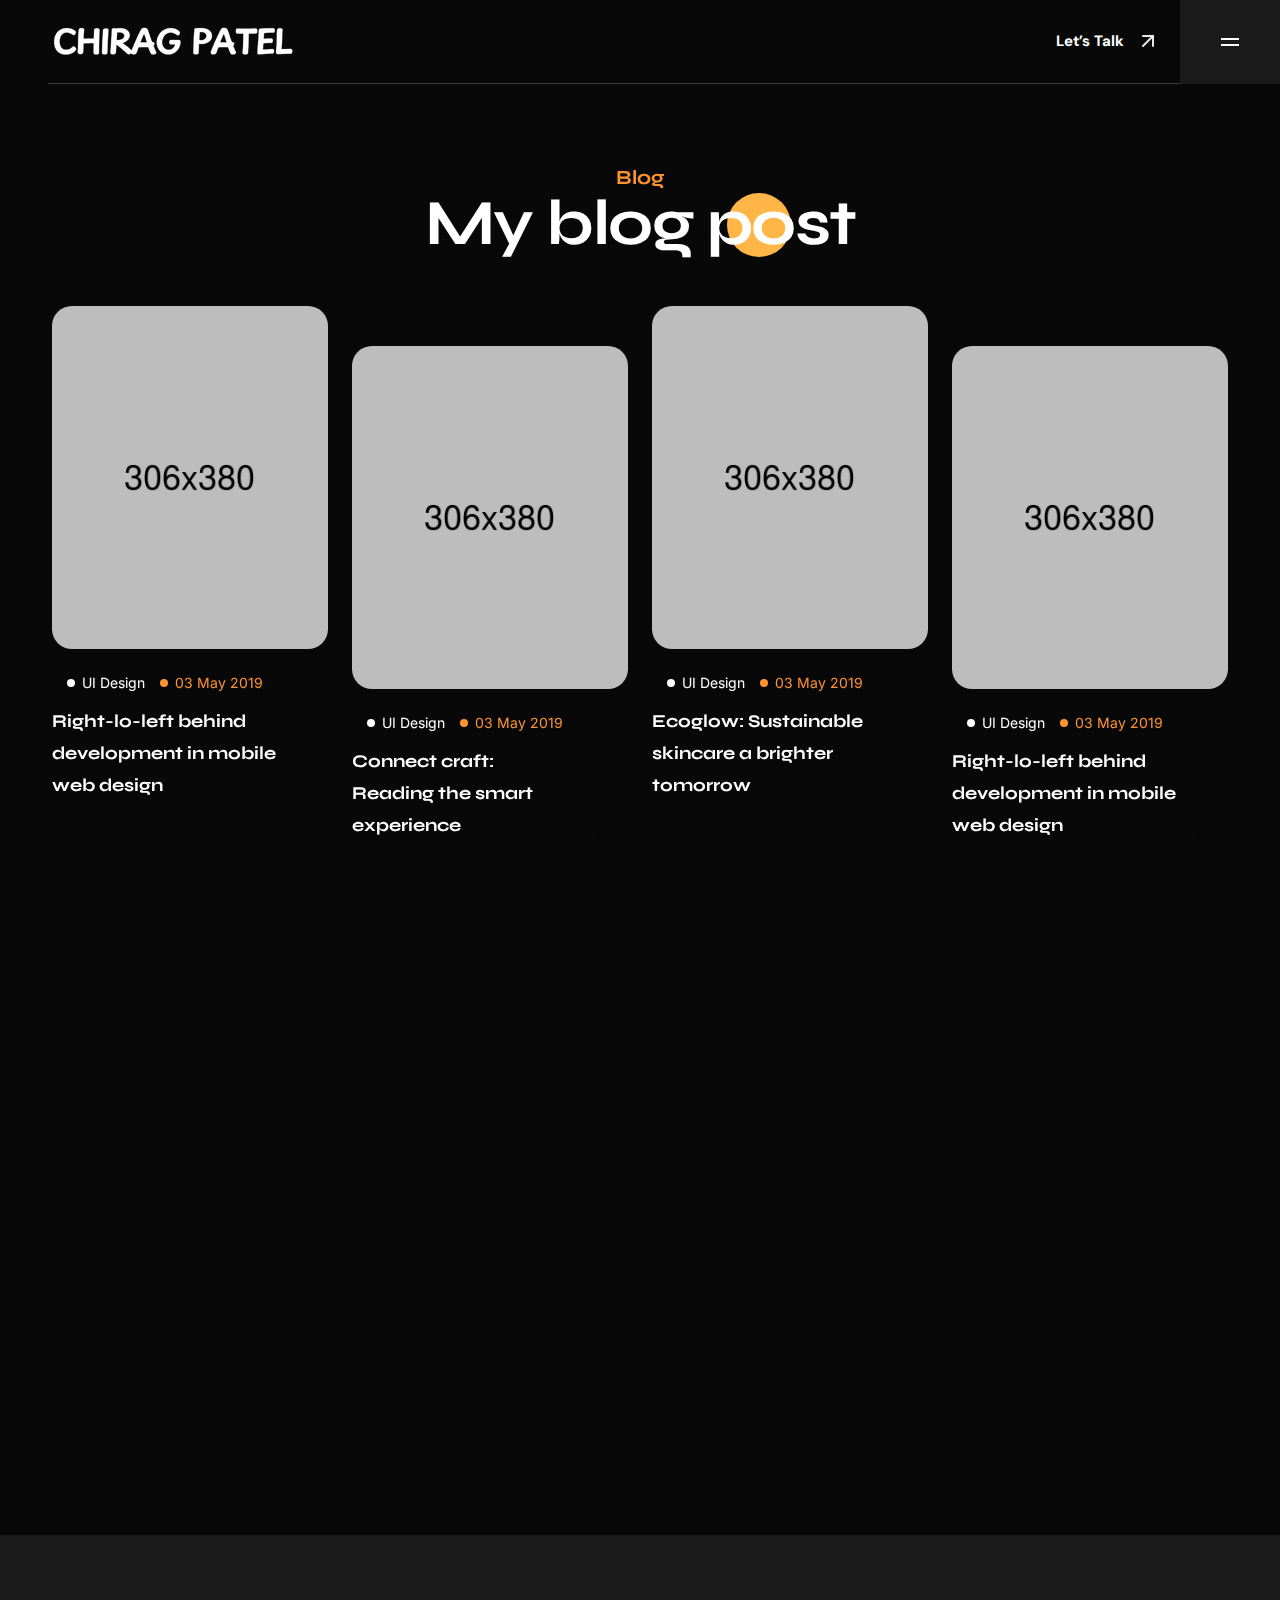
<file: blog.html>
<!DOCTYPE html>
<html class="no-js" lang="en">

<head>
    <meta charset="utf-8" />
    <meta http-equiv="x-ua-compatible" content="ie=edge" />
    <title></title>
    <meta name="AdsBot-Google" content="noindex follow" />
    <meta name="description" content="">
    <meta name="viewport" content="width=device-width, initial-scale=1, shrink-to-fit=no" />

    <!-- Favicon -->
    <link rel="shortcut icon" type="image/x-icon" href="assets/images/favicon.png" />

    <!-- CSS (Font, Vendor, Icon, Plugins & Style CSS files) -->

    <!-- Font CSS -->
    <link rel="preconnect" href="https://fonts.googleapis.com">
    <link rel="preconnect" href="https://fonts.gstatic.com" crossorigin>
    <link
        href="https://fonts.googleapis.com/css2?family=DM+Sans:ital,opsz,wght@0,9..40,100;0,9..40,200;0,9..40,300;0,9..40,400;0,9..40,500;0,9..40,600;0,9..40,700;0,9..40,800;0,9..40,900;0,9..40,1000;1,9..40,100;1,9..40,200;1,9..40,300;1,9..40,400;1,9..40,500;1,9..40,600;1,9..40,700;1,9..40,800;1,9..40,900;1,9..40,1000&family=Inter:wght@100;200;300;400;500;600;700;800;900&family=Poppins:ital,wght@0,100;0,200;0,300;0,400;0,500;0,600;0,700;0,800;0,900;1,100;1,200;1,300;1,400;1,500;1,600;1,700;1,800;1,900&family=Syne:wght@400;500;600;700;800&display=swap"
        rel="stylesheet">

    <!-- Vendor CSS (Bootstrap & Icon Font) -->
    <link rel="stylesheet" href="assets/css/vendor/bootstrap.min.css">

    <!-- Plugins CSS (All Plugins Files) -->
    <link rel="stylesheet" href="assets/css/plugins/aos.css">

    <!-- Style CSS -->
    <link rel="stylesheet" href="assets/css/pages/home.css">

</head>

<body>
    <div class="overflow-x-hidden">
        <!-- Header start -->

        <header id="sticky-header" class="header bg-dark">
            <div class="d-flex justify-content-between header-inner">

                <div class="header-border-bottom d-flex align-items-center justify-content-between flex-grow-1">

                    <a href="index.html">
                        <img src="assets/images/logo/logo-light.png" alt="logo">
                    </a>

                    <!-- Link Start -->
                    <a href="contact.html"
                        class="d-flex align-items-center flex-wrap fw-bold text-dark lh-1 contact-link">Let’s
                        Talk
                        <span class="animate-arrow-up">
                            <svg width="24" height="24" viewBox="0 0 24 24" fill="none"
                                xmlns="http://www.w3.org/2000/svg">
                                <path d="M7 17L17 7" stroke="currentColor" stroke-opacity="0.9" stroke-width="2"
                                    stroke-linecap="round" stroke-linejoin="round" />
                                <path d="M7 7H17V17" stroke="currentColor" stroke-opacity="0.9" stroke-width="2"
                                    stroke-linecap="round" stroke-linejoin="round" />
                            </svg>
                        </span>
                    </a>
                    <!-- Link End -->
                </div>

                <!-- Button Start -->
                <button id="offcanvas-toggle" class="bg-black border-0 offcanvas-toggle" data-bs-toggle="offcanvas"
                    data-bs-target="#offcanvas" aria-controls="offcanvas">
                    <svg width="24" height="24" viewBox="0 0 24 24" fill="none" xmlns="http://www.w3.org/2000/svg">
                        <rect x="3" y="8" width="18" height="2" fill="white" />
                        <rect x="3" y="14" width="18" height="2" fill="white" />
                    </svg>

                </button>
                <!-- Button End -->

            </div>
        </header>


        <!-- offcanvas-menu start -->
        <div id="offcanvas"
            class="offcanvas offcanvas-end bg-dark d-flex flex-wrap flex-column justify-content-between">
            <!-- close button start -->

            <div>
                <div class="d-flex flex-wrap justify-content-between align-items-center offcanvas-header">
                    <a href="index.html">
                        <img src="assets/images/logo/logo-light.png" alt="">
                    </a>
                    <button id="offcanvas-close" class="offcanvas-close bg-primary border-0" data-bs-dismiss="offcanvas"
                        aria-label="Close">
                        <svg width="24" height="24" viewBox="0 0 24 24" fill="none" xmlns="http://www.w3.org/2000/svg">
                            <path fill-rule="evenodd" clip-rule="evenodd"
                                d="M19.2803 4.71967C19.5732 5.01256 19.5732 5.48744 19.2803 5.78033L5.78033 19.2803C5.48744 19.5732 5.01256 19.5732 4.71967 19.2803C4.42678 18.9874 4.42678 18.5126 4.71967 18.2197L18.2197 4.71967C18.5126 4.42678 18.9874 4.42678 19.2803 4.71967Z"
                                fill="white" />
                            <path fill-rule="evenodd" clip-rule="evenodd"
                                d="M4.71967 4.71967C5.01256 4.42678 5.48744 4.42678 5.78033 4.71967L19.2803 18.2197C19.5732 18.5126 19.5732 18.9874 19.2803 19.2803C18.9874 19.5732 18.5126 19.5732 18.2197 19.2803L4.71967 5.78033C4.42678 5.48744 4.42678 5.01256 4.71967 4.71967Z"
                                fill="white" />
                        </svg>
                    </button>
                </div>

                <!-- close button end -->

                <!-- offcanvas-menu start -->

                <nav class="offcanvas-nav d-flex flex-wrap flex-column justify-content-between">
                    <ul class="offcanvas-menu p-0 list-unstyled">
                        <li class="offcanvas-menu-item">
                            <a href="index.html"
                                class="text-white text-xl fw-bold font-Syne leading-none d-flex flex-wrap align-items-center justify-content-between offcanvas-menu-link">Home
                                <span class="d-inline-block animate-arrow-up">
                                    <svg width="24" height="24" viewBox="0 0 24 24" fill="none"
                                        xmlns="http://www.w3.org/2000/svg">
                                        <path d="M7 17L17 7" stroke="currentColor" stroke-opacity="0.9" stroke-width="2"
                                            stroke-linecap="round" stroke-linejoin="round"></path>
                                        <path d="M7 7H17V17" stroke="currentColor" stroke-opacity="0.9" stroke-width="2"
                                            stroke-linecap="round" stroke-linejoin="round"></path>
                                    </svg>
                                </span>
                            </a>
                        </li>
                        <li class="offcanvas-menu-item">
                            <a href="about.html"
                                class="text-white text-xl fw-bold font-Syne leading-none d-flex flex-wrap align-items-center justify-content-between offcanvas-menu-link">About
                                <span class="d-inline-block animate-arrow-up">
                                    <svg width="24" height="24" viewBox="0 0 24 24" fill="none"
                                        xmlns="http://www.w3.org/2000/svg">
                                        <path d="M7 17L17 7" stroke="currentColor" stroke-opacity="0.9" stroke-width="2"
                                            stroke-linecap="round" stroke-linejoin="round"></path>
                                        <path d="M7 7H17V17" stroke="currentColor" stroke-opacity="0.9" stroke-width="2"
                                            stroke-linecap="round" stroke-linejoin="round"></path>
                                    </svg>
                                </span>
                            </a>

                        </li>
                        <li class="offcanvas-menu-item">
                            <a href="projects.html"
                                class="text-white text-xl fw-bold font-Syne leading-none d-flex flex-wrap align-items-center justify-content-between offcanvas-menu-link">Project
                                <span class="d-inline-block animate-arrow-up">
                                    <svg width="24" height="24" viewBox="0 0 24 24" fill="none"
                                        xmlns="http://www.w3.org/2000/svg">
                                        <path d="M7 17L17 7" stroke="currentColor" stroke-opacity="0.9" stroke-width="2"
                                            stroke-linecap="round" stroke-linejoin="round"></path>
                                        <path d="M7 7H17V17" stroke="currentColor" stroke-opacity="0.9" stroke-width="2"
                                            stroke-linecap="round" stroke-linejoin="round"></path>
                                    </svg>
                                </span>
                            </a>
                        </li>
                        <!-- <li class="offcanvas-menu-item">
                            <a href="project-details.html"
                                class="text-white text-xl fw-bold font-Syne leading-none d-flex flex-wrap align-items-center justify-content-between offcanvas-menu-link">Project
                                details
                                <span class="d-inline-block animate-arrow-up">
                                    <svg width="24" height="24" viewBox="0 0 24 24" fill="none"
                                        xmlns="http://www.w3.org/2000/svg">
                                        <path d="M7 17L17 7" stroke="currentColor" stroke-opacity="0.9" stroke-width="2"
                                            stroke-linecap="round" stroke-linejoin="round"></path>
                                        <path d="M7 7H17V17" stroke="currentColor" stroke-opacity="0.9" stroke-width="2"
                                            stroke-linecap="round" stroke-linejoin="round"></path>
                                    </svg>
                                </span>
                            </a>
                        </li>
                        <li class="offcanvas-menu-item">
                            <a href="blog.html"
                                class="text-white text-xl fw-bold font-Syne leading-none d-flex flex-wrap align-items-center justify-content-between offcanvas-menu-link">Blog
                                <span class="d-inline-block animate-arrow-up">
                                    <svg width="24" height="24" viewBox="0 0 24 24" fill="none"
                                        xmlns="http://www.w3.org/2000/svg">
                                        <path d="M7 17L17 7" stroke="currentColor" stroke-opacity="0.9" stroke-width="2"
                                            stroke-linecap="round" stroke-linejoin="round"></path>
                                        <path d="M7 7H17V17" stroke="currentColor" stroke-opacity="0.9" stroke-width="2"
                                            stroke-linecap="round" stroke-linejoin="round"></path>
                                    </svg>
                                </span>
                            </a>
                        </li>
                        <li class="offcanvas-menu-item">
                            <a href="blog-details.html"
                                class="text-white text-xl fw-bold font-Syne leading-none d-flex flex-wrap align-items-center justify-content-between offcanvas-menu-link">Blog
                                Details
                                <span class="d-inline-block animate-arrow-up">
                                    <svg width="24" height="24" viewBox="0 0 24 24" fill="none"
                                        xmlns="http://www.w3.org/2000/svg">
                                        <path d="M7 17L17 7" stroke="currentColor" stroke-opacity="0.9" stroke-width="2"
                                            stroke-linecap="round" stroke-linejoin="round"></path>
                                        <path d="M7 7H17V17" stroke="currentColor" stroke-opacity="0.9" stroke-width="2"
                                            stroke-linecap="round" stroke-linejoin="round"></path>
                                    </svg>
                                </span>
                            </a>
                        </li> -->

                        <li class="offcanvas-menu-item">
                            <a href="contact.html"
                                class="text-white text-xl fw-bold font-Syne leading-none d-flex flex-wrap align-items-center justify-content-between offcanvas-menu-link">Contact
                                <span class="d-inline-block animate-arrow-up">
                                    <svg width="24" height="24" viewBox="0 0 24 24" fill="none"
                                        xmlns="http://www.w3.org/2000/svg">
                                        <path d="M7 17L17 7" stroke="currentColor" stroke-opacity="0.9" stroke-width="2"
                                            stroke-linecap="round" stroke-linejoin="round"></path>
                                        <path d="M7 7H17V17" stroke="currentColor" stroke-opacity="0.9" stroke-width="2"
                                            stroke-linecap="round" stroke-linejoin="round"></path>
                                    </svg>
                                </span>
                            </a>
                        </li>

                    </ul>
                </nav>

            </div>


            <nav class="pb-10">
                <ul class="d-flex flex-wrap gap-x-4 align-items-center offcanvas-social-links p-0  list-unstyled">
                    <li><a href="#" class="text-white transition-all">
                            <svg width="24" height="24" viewBox="0 0 24 24" fill="none"
                                xmlns="http://www.w3.org/2000/svg">
                                <path
                                    d="M7.443 5.3501C8.082 5.3501 8.673 5.4001 9.213 5.5481C9.754 5.6471 10.197 5.8451 10.59 6.0921C10.984 6.3401 11.279 6.6861 11.475 7.1311C11.672 7.5761 11.771 8.1211 11.771 8.7141C11.771 9.4071 11.623 10.0001 11.279 10.4451C10.984 10.8911 10.492 11.2861 9.902 11.5831C10.738 11.8311 11.377 12.2761 11.771 12.8701C12.164 13.4631 12.41 14.2051 12.41 15.0461C12.41 15.7391 12.262 16.3321 12.016 16.8271C11.771 17.3221 11.377 17.7671 10.934 18.0641C10.4528 18.3824 9.92083 18.6164 9.361 18.7561C8.771 18.9051 8.181 19.0041 7.591 19.0041H1V5.3501H7.443ZM7.049 10.8901C7.59 10.8901 8.033 10.7421 8.377 10.4951C8.721 10.2481 8.869 9.8021 8.869 9.2581C8.869 8.9611 8.819 8.6651 8.721 8.4671C8.623 8.2691 8.475 8.1201 8.279 7.9721C8.082 7.8731 7.885 7.7741 7.639 7.7251C7.393 7.6751 7.148 7.6751 6.852 7.6751H4V10.8911H7.05L7.049 10.8901ZM7.197 16.7281C7.492 16.7281 7.787 16.6781 8.033 16.6291C8.279 16.5791 8.525 16.4811 8.721 16.3321C8.92138 16.1873 9.08903 16.002 9.213 15.7881C9.311 15.5411 9.41 15.2441 9.41 14.8981C9.41 14.2051 9.213 13.7111 8.82 13.3641C8.426 13.0671 7.885 12.9191 7.246 12.9191H4V16.7291L7.197 16.7281ZM16.689 16.6781C17.082 17.0741 17.672 17.2721 18.459 17.2721C19 17.2721 19.492 17.1241 19.885 16.8771C20.279 16.5801 20.525 16.2831 20.623 15.9871H23.033C22.639 17.1731 22.049 18.0141 21.263 18.5591C20.475 19.0531 19.541 19.3501 18.41 19.3501C17.6864 19.3523 16.9688 19.218 16.295 18.9541C15.6887 18.7267 15.148 18.353 14.721 17.8661C14.2643 17.4107 13.9267 16.8498 13.738 16.2331C13.492 15.5901 13.393 14.8981 13.393 14.1061C13.393 13.3641 13.492 12.6721 13.738 12.0281C13.9749 11.4085 14.3252 10.8384 14.771 10.3471C15.2201 9.88594 15.7543 9.51613 16.344 9.2581C17.0007 8.99416 17.7022 8.85969 18.41 8.8621C19.246 8.8621 19.984 9.0111 20.623 9.3571C21.263 9.7031 21.754 10.0991 22.147 10.6931C22.541 11.2371 22.837 11.8801 23.033 12.5731C23.131 13.2651 23.18 13.9581 23.131 14.7491H16C16 15.5411 16.295 16.2831 16.689 16.6791V16.6781ZM19.787 11.4841C19.443 11.1381 18.902 10.9401 18.262 10.9401C17.82 10.9401 17.475 11.0401 17.18 11.1881C16.885 11.3361 16.689 11.5341 16.492 11.7321C16.311 11.9234 16.1912 12.1643 16.148 12.4241C16.098 12.6721 16.049 12.8701 16.049 13.0671H20.475C20.377 12.3251 20.131 11.8311 19.787 11.4841ZM15.459 6.2901H20.967V7.6261H15.46V6.2901H15.459Z"
                                    fill="currentColor" fill-opacity="0.9"></path>
                            </svg>

                        </a></li>
                    <li><a href="#" class="text-white transition-all"><svg width="24" height="24" viewBox="0 0 24 24"
                                fill="none" xmlns="http://www.w3.org/2000/svg">
                                <path
                                    d="M6.94043 5.00002C6.94017 5.53046 6.7292 6.03906 6.35394 6.41394C5.97868 6.78883 5.46986 6.99929 4.93943 6.99902C4.409 6.99876 3.90039 6.78779 3.52551 6.41253C3.15062 6.03727 2.94016 5.52846 2.94043 4.99802C2.9407 4.46759 3.15166 3.95899 3.52692 3.5841C3.90218 3.20922 4.411 2.99876 4.94143 2.99902C5.47186 2.99929 5.98047 3.21026 6.35535 3.58552C6.73024 3.96078 6.9407 4.46959 6.94043 5.00002ZM7.00043 8.48002H3.00043V21H7.00043V8.48002ZM13.3204 8.48002H9.34043V21H13.2804V14.43C13.2804 10.77 18.0504 10.43 18.0504 14.43V21H22.0004V13.07C22.0004 6.90002 14.9404 7.13002 13.2804 10.16L13.3204 8.48002Z"
                                    fill="currentColor" fill-opacity="0.9"></path>
                            </svg>
                        </a></li>
                    <li><a href="#" class="text-white transition-all"><svg width="24" height="24" viewBox="0 0 24 24"
                                fill="none" xmlns="http://www.w3.org/2000/svg">
                                <path
                                    d="M19.989 11.572C19.907 9.99792 19.3596 8.4836 18.416 7.221C18.1285 7.53061 17.8212 7.82123 17.496 8.091C16.4969 8.92086 15.3805 9.5982 14.183 10.101C14.35 10.451 14.503 10.79 14.638 11.11V11.113C14.665 11.174 14.688 11.231 14.732 11.342L14.749 11.382C16.262 11.212 17.858 11.275 19.405 11.485C19.611 11.512 19.805 11.541 19.989 11.572ZM10.604 4.122C11.5786 5.49516 12.4772 6.92062 13.296 8.392C14.519 7.91 15.53 7.302 16.344 6.625C16.674 6.351 16.938 6.093 17.14 5.87C15.701 4.65972 13.8803 3.99733 12 4C11.524 4 11.058 4.042 10.604 4.121V4.122ZM4.253 9.997C4.93423 9.97981 5.61464 9.93878 6.293 9.874C7.93264 9.72734 9.55828 9.4525 11.155 9.052C10.3205 7.60221 9.41956 6.19171 8.455 4.825C7.42472 5.3354 6.51626 6.06141 5.79124 6.95379C5.06623 7.84617 4.54162 8.88404 4.253 9.997ZM5.783 17.035C6.25195 16.3575 6.77894 15.7221 7.358 15.136C8.812 13.646 10.528 12.486 12.514 11.846L12.576 11.828C12.411 11.464 12.256 11.139 12.1 10.833C10.264 11.368 8.33 11.702 6.403 11.875C5.463 11.96 4.62 11.997 4 12.003C3.99815 13.8356 4.62722 15.6128 5.783 17.035ZM15.004 19.415C14.6184 17.4703 14.0725 15.5607 13.372 13.706C11.372 14.433 9.776 15.496 8.543 16.764C8.0454 17.2664 7.60382 17.8213 7.226 18.419C8.60481 19.4478 10.2797 20.0025 12 20C13.0299 20.0015 14.0504 19.8035 15.005 19.417L15.004 19.415ZM16.878 18.34C18.4393 17.1398 19.5028 15.4057 19.865 13.47C19.525 13.385 19.094 13.3 18.62 13.234C17.5661 13.0823 16.4968 13.0712 15.44 13.201C16.035 14.8799 16.5154 16.5961 16.878 18.34ZM12 22C6.477 22 2 17.523 2 12C2 6.477 6.477 2 12 2C17.523 2 22 6.477 22 12C22 17.523 17.523 22 12 22Z"
                                    fill="currentColor" fill-opacity="0.9"></path>
                            </svg>
                        </a></li>
                    <li><a href="#" class="text-white transition-all"><svg width="24" height="24" viewBox="0 0 24 24"
                                fill="none" xmlns="http://www.w3.org/2000/svg">
                                <path
                                    d="M12.001 2C6.47598 2 2.00098 6.475 2.00098 12C1.99977 14.0992 2.65958 16.1454 3.88679 17.8484C5.114 19.5515 6.84631 20.8249 8.83798 21.488C9.33798 21.575 9.52598 21.275 9.52598 21.012C9.52598 20.775 9.51298 19.988 9.51298 19.15C7.00098 19.613 6.35098 18.538 6.15098 17.975C6.03798 17.687 5.55098 16.8 5.12598 16.562C4.77598 16.375 4.27598 15.912 5.11298 15.9C5.90098 15.887 6.46298 16.625 6.65098 16.925C7.55098 18.437 8.98798 18.012 9.56298 17.75C9.65098 17.1 9.91298 16.663 10.201 16.413C7.97598 16.163 5.65098 15.3 5.65098 11.475C5.65098 10.387 6.03798 9.488 6.67598 8.788C6.57598 8.538 6.22598 7.513 6.77598 6.138C6.77598 6.138 7.61298 5.875 9.52598 7.162C10.3401 6.9364 11.1812 6.82302 12.026 6.825C12.876 6.825 13.726 6.937 14.526 7.162C16.439 5.862 17.276 6.138 17.276 6.138C17.826 7.513 17.476 8.538 17.376 8.788C18.013 9.488 18.401 10.375 18.401 11.475C18.401 15.313 16.064 16.163 13.839 16.413C14.201 16.725 14.514 17.325 14.514 18.263C14.514 19.6 14.501 20.675 14.501 21.013C14.501 21.275 14.689 21.587 15.189 21.487C17.1738 20.8166 18.8985 19.5408 20.1203 17.8389C21.3421 16.1371 21.9995 14.095 22 12C22 6.475 17.525 2 12 2H12.001Z"
                                    fill="currentColor" fill-opacity="0.9"></path>
                            </svg>
                        </a></li>

                </ul>
            </nav>
        </div>
        <!-- offcanvas-menu end -->

        <!-- Header end -->


        <!-- Blog Section Start -->
        <section class="bg-dark pt-20 pb-120">
            <div class="container">

                <div class="row">
                    <div class="col-12" data-aos="flip-down" data-aos-delay="400">
                        <div
                            class="fw-bold font-Syne text-center leading-none flex flex-wrap flex-column gap-y-2 mb-10">
                            <span class="text-warning text-xl">Blog</span>
                            <h3 class="section-title text-white">
                                My blog
                                <span class="position-relative circle-shape blog-shape-inner">po</span>st
                            </h3>
                        </div>
                    </div>
                </div>

                <div class="blog-grid">

                    <!-- Blog Item Start -->
                    <div class="blog-item" data-aos="zoom-in-up" data-aos-delay="600">
                        <div class="rounded-20 overflow-hidden mb-6">
                            <img class="w-100" src="assets/images/blog/blog1.png" alt="blog image">
                        </div>
                        <div class="d-flex flex-wrap flex-column gap-3">
                            <ul
                                class="d-flex flex-wrap text-sm fw-normal font-Inter leading-tight p-0 list-unstyled m-0 p-0 list-unstyled m-0">
                                <li class="blog-meta-item">
                                    <a href="#">UI Design</a>
                                </li>
                                <li class="blog-meta-item">
                                    <a href="#">03 May 2019</a>
                                </li>

                            </ul>
                            <div class="d-flex justify-content-between align-items-end text-dark blog-title-section">
                                <h4 class="fw-bold font-Syne transition-all leading-8 blog-title">
                                    <a href="blog-details.html">Right-lo-left
                                        behind development in mobile web design</a>
                                </h4>
                                <a class="animate-arrow-up" href="blog-details.html">
                                    <svg width="40" height="40" viewBox="0 0 40 40" fill="none"
                                        xmlns="http://www.w3.org/2000/svg">
                                        <path fill-rule="evenodd" clip-rule="evenodd"
                                            d="M30.8839 9.11612C31.372 9.60427 31.372 10.3957 30.8839 10.8839L10.8839 30.8839C10.3957 31.372 9.60427 31.372 9.11612 30.8839C8.62796 30.3957 8.62796 29.6043 9.11612 29.1161L29.1161 9.11612C29.6043 8.62796 30.3957 8.62796 30.8839 9.11612Z"
                                            fill="currentColor" fill-opacity="0.9" />
                                        <path fill-rule="evenodd" clip-rule="evenodd"
                                            d="M12.5 10C12.5 9.30964 13.0596 8.75 13.75 8.75H30C30.6904 8.75 31.25 9.30964 31.25 10V26.25C31.25 26.9404 30.6904 27.5 30 27.5C29.3096 27.5 28.75 26.9404 28.75 26.25V11.25H13.75C13.0596 11.25 12.5 10.6904 12.5 10Z"
                                            fill="currentColor" fill-opacity="0.9" />
                                    </svg>

                                </a>
                            </div>
                        </div>
                    </div>
                    <!-- Blog Item End -->

                    <!-- Blog Item Start -->
                    <div class="blog-item" data-aos="zoom-in-up" data-aos-delay="800">
                        <div class="rounded-20 overflow-hidden mb-6">
                            <img class="w-100" src="assets/images/blog/blog2.png" alt="blog image">
                        </div>
                        <div class="d-flex flex-wrap flex-column gap-3">
                            <ul
                                class="d-flex flex-wrap text-sm fw-normal font-Inter leading-tight p-0 list-unstyled m-0 p-0 list-unstyled m-0">
                                <li class="blog-meta-item">
                                    <a href="#">UI Design</a>
                                </li>
                                <li class="blog-meta-item">
                                    <a href="#">03 May 2019</a>
                                </li>

                            </ul>
                            <div class="d-flex justify-content-between align-items-end text-dark blog-title-section">
                                <h4 class="fw-bold font-Syne transition-all leading-8 blog-title">
                                    <a href="blog-details.html">Connect
                                        craft: Reading
                                        the smart experience</a>
                                </h4>
                                <a class="animate-arrow-up" href="blog-details.html">
                                    <svg width="40" height="40" viewBox="0 0 40 40" fill="none"
                                        xmlns="http://www.w3.org/2000/svg">
                                        <path fill-rule="evenodd" clip-rule="evenodd"
                                            d="M30.8839 9.11612C31.372 9.60427 31.372 10.3957 30.8839 10.8839L10.8839 30.8839C10.3957 31.372 9.60427 31.372 9.11612 30.8839C8.62796 30.3957 8.62796 29.6043 9.11612 29.1161L29.1161 9.11612C29.6043 8.62796 30.3957 8.62796 30.8839 9.11612Z"
                                            fill="currentColor" fill-opacity="0.9" />
                                        <path fill-rule="evenodd" clip-rule="evenodd"
                                            d="M12.5 10C12.5 9.30964 13.0596 8.75 13.75 8.75H30C30.6904 8.75 31.25 9.30964 31.25 10V26.25C31.25 26.9404 30.6904 27.5 30 27.5C29.3096 27.5 28.75 26.9404 28.75 26.25V11.25H13.75C13.0596 11.25 12.5 10.6904 12.5 10Z"
                                            fill="currentColor" fill-opacity="0.9" />
                                    </svg>

                                </a>
                            </div>
                        </div>
                    </div>
                    <!-- Blog Item End -->

                    <!-- Blog Item Start -->
                    <div class="blog-item" data-aos="zoom-in-up" data-aos-delay="1000">
                        <div class="rounded-20 overflow-hidden mb-6">
                            <img class="w-100" src="assets/images/blog/blog3.png" alt="blog image">
                        </div>
                        <div class="d-flex flex-wrap flex-column gap-3">
                            <ul
                                class="d-flex flex-wrap text-sm fw-normal font-Inter leading-tight p-0 list-unstyled m-0 p-0 list-unstyled m-0">
                                <li class="blog-meta-item">
                                    <a href="#">UI Design</a>
                                </li>
                                <li class="blog-meta-item">
                                    <a href="#">03 May 2019</a>
                                </li>

                            </ul>
                            <div class="d-flex justify-content-between align-items-end text-dark blog-title-section">
                                <h4 class="fw-bold font-Syne transition-all leading-8 blog-title">
                                    <a href="blog-details.html">Ecoglow: Sustainable
                                        skincare a brighter tomorrow</a>
                                </h4>
                                <a class="animate-arrow-up" href="blog-details.html">
                                    <svg width="40" height="40" viewBox="0 0 40 40" fill="none"
                                        xmlns="http://www.w3.org/2000/svg">
                                        <path fill-rule="evenodd" clip-rule="evenodd"
                                            d="M30.8839 9.11612C31.372 9.60427 31.372 10.3957 30.8839 10.8839L10.8839 30.8839C10.3957 31.372 9.60427 31.372 9.11612 30.8839C8.62796 30.3957 8.62796 29.6043 9.11612 29.1161L29.1161 9.11612C29.6043 8.62796 30.3957 8.62796 30.8839 9.11612Z"
                                            fill="currentColor" fill-opacity="0.9" />
                                        <path fill-rule="evenodd" clip-rule="evenodd"
                                            d="M12.5 10C12.5 9.30964 13.0596 8.75 13.75 8.75H30C30.6904 8.75 31.25 9.30964 31.25 10V26.25C31.25 26.9404 30.6904 27.5 30 27.5C29.3096 27.5 28.75 26.9404 28.75 26.25V11.25H13.75C13.0596 11.25 12.5 10.6904 12.5 10Z"
                                            fill="currentColor" fill-opacity="0.9" />
                                    </svg>

                                </a>
                            </div>
                        </div>
                    </div>
                    <!-- Blog Item End -->

                    <!-- Blog Item Start -->
                    <div class="blog-item" data-aos="zoom-in-up" data-aos-delay="1200">
                        <div class="rounded-20 overflow-hidden mb-6">
                            <img class="w-100" src="assets/images/blog/blog4.png" alt="blog image">
                        </div>
                        <div class="d-flex flex-wrap flex-column gap-3">
                            <ul
                                class="d-flex flex-wrap text-sm fw-normal font-Inter leading-tight p-0 list-unstyled m-0 p-0 list-unstyled m-0">
                                <li class="blog-meta-item">
                                    <a href="#">UI Design</a>
                                </li>
                                <li class="blog-meta-item">
                                    <a href="#">03 May 2019</a>
                                </li>

                            </ul>
                            <div class="d-flex justify-content-between align-items-end text-dark blog-title-section">
                                <h4 class="fw-bold font-Syne transition-all leading-8 blog-title">
                                    <a href="blog-details.html">Right-lo-left behind
                                        development in mobile web design</a>
                                </h4>
                                <a class="animate-arrow-up" href="blog-details.html">
                                    <svg width="40" height="40" viewBox="0 0 40 40" fill="none"
                                        xmlns="http://www.w3.org/2000/svg">
                                        <path fill-rule="evenodd" clip-rule="evenodd"
                                            d="M30.8839 9.11612C31.372 9.60427 31.372 10.3957 30.8839 10.8839L10.8839 30.8839C10.3957 31.372 9.60427 31.372 9.11612 30.8839C8.62796 30.3957 8.62796 29.6043 9.11612 29.1161L29.1161 9.11612C29.6043 8.62796 30.3957 8.62796 30.8839 9.11612Z"
                                            fill="currentColor" fill-opacity="0.9" />
                                        <path fill-rule="evenodd" clip-rule="evenodd"
                                            d="M12.5 10C12.5 9.30964 13.0596 8.75 13.75 8.75H30C30.6904 8.75 31.25 9.30964 31.25 10V26.25C31.25 26.9404 30.6904 27.5 30 27.5C29.3096 27.5 28.75 26.9404 28.75 26.25V11.25H13.75C13.0596 11.25 12.5 10.6904 12.5 10Z"
                                            fill="currentColor" fill-opacity="0.9" />
                                    </svg>

                                </a>
                            </div>
                        </div>
                    </div>
                    <!-- Blog Item End -->

                    <!-- Blog Item Start -->
                    <div class="blog-item" data-aos="zoom-in-up" data-aos-delay="400">
                        <div class="rounded-20 overflow-hidden mb-6">
                            <img class="w-100" src="assets/images/blog/blog1.png" alt="blog image">
                        </div>
                        <div class="d-flex flex-wrap flex-column gap-3">
                            <ul
                                class="d-flex flex-wrap text-sm fw-normal font-Inter leading-tight p-0 list-unstyled m-0 p-0 list-unstyled m-0">
                                <li class="blog-meta-item">
                                    <a href="#">UI Design</a>
                                </li>
                                <li class="blog-meta-item">
                                    <a href="#">03 May 2019</a>
                                </li>

                            </ul>
                            <div class="d-flex justify-content-between align-items-end text-dark blog-title-section">
                                <h4 class="fw-bold font-Syne transition-all leading-8 blog-title">
                                    <a href="blog-details.html">Right-lo-left
                                        behind development in mobile web design</a>
                                </h4>
                                <a class="animate-arrow-up" href="blog-details.html">
                                    <svg width="40" height="40" viewBox="0 0 40 40" fill="none"
                                        xmlns="http://www.w3.org/2000/svg">
                                        <path fill-rule="evenodd" clip-rule="evenodd"
                                            d="M30.8839 9.11612C31.372 9.60427 31.372 10.3957 30.8839 10.8839L10.8839 30.8839C10.3957 31.372 9.60427 31.372 9.11612 30.8839C8.62796 30.3957 8.62796 29.6043 9.11612 29.1161L29.1161 9.11612C29.6043 8.62796 30.3957 8.62796 30.8839 9.11612Z"
                                            fill="currentColor" fill-opacity="0.9" />
                                        <path fill-rule="evenodd" clip-rule="evenodd"
                                            d="M12.5 10C12.5 9.30964 13.0596 8.75 13.75 8.75H30C30.6904 8.75 31.25 9.30964 31.25 10V26.25C31.25 26.9404 30.6904 27.5 30 27.5C29.3096 27.5 28.75 26.9404 28.75 26.25V11.25H13.75C13.0596 11.25 12.5 10.6904 12.5 10Z"
                                            fill="currentColor" fill-opacity="0.9" />
                                    </svg>

                                </a>
                            </div>
                        </div>
                    </div>
                    <!-- Blog Item End -->

                    <!-- Blog Item Start -->
                    <div class="blog-item" data-aos="zoom-in-up" data-aos-delay="600">
                        <div class="rounded-20 overflow-hidden mb-6">
                            <img class="w-100" src="assets/images/blog/blog2.png" alt="blog image">
                        </div>
                        <div class="d-flex flex-wrap flex-column gap-3">
                            <ul
                                class="d-flex flex-wrap text-sm fw-normal font-Inter leading-tight p-0 list-unstyled m-0 p-0 list-unstyled m-0">
                                <li class="blog-meta-item">
                                    <a href="#">UI Design</a>
                                </li>
                                <li class="blog-meta-item">
                                    <a href="#">03 May 2019</a>
                                </li>

                            </ul>
                            <div class="d-flex justify-content-between align-items-end text-dark blog-title-section">
                                <h4 class="fw-bold font-Syne transition-all leading-8 blog-title">
                                    <a href="blog-details.html">Connect
                                        craft: Reading
                                        the smart experience</a>
                                </h4>
                                <a class="animate-arrow-up" href="blog-details.html">
                                    <svg width="40" height="40" viewBox="0 0 40 40" fill="none"
                                        xmlns="http://www.w3.org/2000/svg">
                                        <path fill-rule="evenodd" clip-rule="evenodd"
                                            d="M30.8839 9.11612C31.372 9.60427 31.372 10.3957 30.8839 10.8839L10.8839 30.8839C10.3957 31.372 9.60427 31.372 9.11612 30.8839C8.62796 30.3957 8.62796 29.6043 9.11612 29.1161L29.1161 9.11612C29.6043 8.62796 30.3957 8.62796 30.8839 9.11612Z"
                                            fill="currentColor" fill-opacity="0.9" />
                                        <path fill-rule="evenodd" clip-rule="evenodd"
                                            d="M12.5 10C12.5 9.30964 13.0596 8.75 13.75 8.75H30C30.6904 8.75 31.25 9.30964 31.25 10V26.25C31.25 26.9404 30.6904 27.5 30 27.5C29.3096 27.5 28.75 26.9404 28.75 26.25V11.25H13.75C13.0596 11.25 12.5 10.6904 12.5 10Z"
                                            fill="currentColor" fill-opacity="0.9" />
                                    </svg>

                                </a>
                            </div>
                        </div>
                    </div>
                    <!-- Blog Item End -->

                    <!-- Blog Item Start -->
                    <div class="blog-item" data-aos="zoom-in-up" data-aos-delay="800">
                        <div class="rounded-20 overflow-hidden mb-6">
                            <img class="w-100" src="assets/images/blog/blog3.png" alt="blog image">
                        </div>
                        <div class="d-flex flex-wrap flex-column gap-3">
                            <ul
                                class="d-flex flex-wrap text-sm fw-normal font-Inter leading-tight p-0 list-unstyled m-0 p-0 list-unstyled m-0">
                                <li class="blog-meta-item">
                                    <a href="#">UI Design</a>
                                </li>
                                <li class="blog-meta-item">
                                    <a href="#">03 May 2019</a>
                                </li>

                            </ul>
                            <div class="d-flex justify-content-between align-items-end text-dark blog-title-section">
                                <h4 class="fw-bold font-Syne transition-all leading-8 blog-title">
                                    <a href="blog-details.html">Ecoglow: Sustainable
                                        skincare a brighter tomorrow</a>
                                </h4>
                                <a class="animate-arrow-up" href="blog-details.html">
                                    <svg width="40" height="40" viewBox="0 0 40 40" fill="none"
                                        xmlns="http://www.w3.org/2000/svg">
                                        <path fill-rule="evenodd" clip-rule="evenodd"
                                            d="M30.8839 9.11612C31.372 9.60427 31.372 10.3957 30.8839 10.8839L10.8839 30.8839C10.3957 31.372 9.60427 31.372 9.11612 30.8839C8.62796 30.3957 8.62796 29.6043 9.11612 29.1161L29.1161 9.11612C29.6043 8.62796 30.3957 8.62796 30.8839 9.11612Z"
                                            fill="currentColor" fill-opacity="0.9" />
                                        <path fill-rule="evenodd" clip-rule="evenodd"
                                            d="M12.5 10C12.5 9.30964 13.0596 8.75 13.75 8.75H30C30.6904 8.75 31.25 9.30964 31.25 10V26.25C31.25 26.9404 30.6904 27.5 30 27.5C29.3096 27.5 28.75 26.9404 28.75 26.25V11.25H13.75C13.0596 11.25 12.5 10.6904 12.5 10Z"
                                            fill="currentColor" fill-opacity="0.9" />
                                    </svg>

                                </a>
                            </div>
                        </div>
                    </div>
                    <!-- Blog Item End -->

                    <!-- Blog Item Start -->
                    <div class="blog-item" data-aos="zoom-in-up" data-aos-delay="1000">
                        <div class="rounded-20 overflow-hidden mb-6">
                            <img class="w-100" src="assets/images/blog/blog4.png" alt="blog image">
                        </div>
                        <div class="d-flex flex-wrap flex-column gap-3">
                            <ul
                                class="d-flex flex-wrap text-sm fw-normal font-Inter leading-tight p-0 list-unstyled m-0 p-0 list-unstyled m-0">
                                <li class="blog-meta-item">
                                    <a href="#">UI Design</a>
                                </li>
                                <li class="blog-meta-item">
                                    <a href="#">03 May 2019</a>
                                </li>

                            </ul>
                            <div class="d-flex justify-content-between align-items-end text-dark blog-title-section">
                                <h4 class="fw-bold font-Syne transition-all leading-8 blog-title">
                                    <a href="blog-details.html">Right-lo-left behind
                                        development in mobile web design</a>
                                </h4>
                                <a class="animate-arrow-up" href="blog-details.html">
                                    <svg width="40" height="40" viewBox="0 0 40 40" fill="none"
                                        xmlns="http://www.w3.org/2000/svg">
                                        <path fill-rule="evenodd" clip-rule="evenodd"
                                            d="M30.8839 9.11612C31.372 9.60427 31.372 10.3957 30.8839 10.8839L10.8839 30.8839C10.3957 31.372 9.60427 31.372 9.11612 30.8839C8.62796 30.3957 8.62796 29.6043 9.11612 29.1161L29.1161 9.11612C29.6043 8.62796 30.3957 8.62796 30.8839 9.11612Z"
                                            fill="currentColor" fill-opacity="0.9" />
                                        <path fill-rule="evenodd" clip-rule="evenodd"
                                            d="M12.5 10C12.5 9.30964 13.0596 8.75 13.75 8.75H30C30.6904 8.75 31.25 9.30964 31.25 10V26.25C31.25 26.9404 30.6904 27.5 30 27.5C29.3096 27.5 28.75 26.9404 28.75 26.25V11.25H13.75C13.0596 11.25 12.5 10.6904 12.5 10Z"
                                            fill="currentColor" fill-opacity="0.9" />
                                    </svg>

                                </a>
                            </div>
                        </div>
                    </div>
                    <!-- Blog Item End -->

                </div>

            </div>
        </section>
        <!-- Blog Section End -->


        <!-- Footer Start -->
        <footer class="footer bg-black">
            <div class="container">
                <div class="overflow-x-hidden" data-aos="flip-down" data-aos-delay="500">
                    <div class="footer-grid">
                        <div class="pt-12">
                            <h3 class="section-title text-white mb-0"><span
                                    class="position-relative circle-shape footer-shape">Le</span>
                                t’s work together</h3>
                            <div class="d-flex flex-wrap align-items-center mt-10">
                                <div class="footer-social">
                                    <ul
                                        class="d-flex flex-wrap gap-x-4 align-items-center list-unstyled p-0 footer-social-links">

                                        <li><a href="#" class="text-white footer-social-link"><svg width="24"
                                                    height="24" viewBox="0 0 24 24" fill="none"
                                                    xmlns="http://www.w3.org/2000/svg">
                                                    <path
                                                        d="M6.94043 5.00002C6.94017 5.53046 6.7292 6.03906 6.35394 6.41394C5.97868 6.78883 5.46986 6.99929 4.93943 6.99902C4.409 6.99876 3.90039 6.78779 3.52551 6.41253C3.15062 6.03727 2.94016 5.52846 2.94043 4.99802C2.9407 4.46759 3.15166 3.95899 3.52692 3.5841C3.90218 3.20922 4.411 2.99876 4.94143 2.99902C5.47186 2.99929 5.98047 3.21026 6.35535 3.58552C6.73024 3.96078 6.9407 4.46959 6.94043 5.00002ZM7.00043 8.48002H3.00043V21H7.00043V8.48002ZM13.3204 8.48002H9.34043V21H13.2804V14.43C13.2804 10.77 18.0504 10.43 18.0504 14.43V21H22.0004V13.07C22.0004 6.90002 14.9404 7.13002 13.2804 10.16L13.3204 8.48002Z"
                                                        fill="currentColor" fill-opacity="0.9"></path>
                                                </svg>
                                            </a></li>

                                        <li><a href="#" class="text-white footer-social-link"><svg width="24"
                                                    height="24" viewBox="0 0 24 24" fill="none"
                                                    xmlns="http://www.w3.org/2000/svg">
                                                    <path
                                                        d="M12.001 2C6.47598 2 2.00098 6.475 2.00098 12C1.99977 14.0992 2.65958 16.1454 3.88679 17.8484C5.114 19.5515 6.84631 20.8249 8.83798 21.488C9.33798 21.575 9.52598 21.275 9.52598 21.012C9.52598 20.775 9.51298 19.988 9.51298 19.15C7.00098 19.613 6.35098 18.538 6.15098 17.975C6.03798 17.687 5.55098 16.8 5.12598 16.562C4.77598 16.375 4.27598 15.912 5.11298 15.9C5.90098 15.887 6.46298 16.625 6.65098 16.925C7.55098 18.437 8.98798 18.012 9.56298 17.75C9.65098 17.1 9.91298 16.663 10.201 16.413C7.97598 16.163 5.65098 15.3 5.65098 11.475C5.65098 10.387 6.03798 9.488 6.67598 8.788C6.57598 8.538 6.22598 7.513 6.77598 6.138C6.77598 6.138 7.61298 5.875 9.52598 7.162C10.3401 6.9364 11.1812 6.82302 12.026 6.825C12.876 6.825 13.726 6.937 14.526 7.162C16.439 5.862 17.276 6.138 17.276 6.138C17.826 7.513 17.476 8.538 17.376 8.788C18.013 9.488 18.401 10.375 18.401 11.475C18.401 15.313 16.064 16.163 13.839 16.413C14.201 16.725 14.514 17.325 14.514 18.263C14.514 19.6 14.501 20.675 14.501 21.013C14.501 21.275 14.689 21.587 15.189 21.487C17.1738 20.8166 18.8985 19.5408 20.1203 17.8389C21.3421 16.1371 21.9995 14.095 22 12C22 6.475 17.525 2 12 2H12.001Z"
                                                        fill="currentColor" fill-opacity="0.9"></path>
                                                </svg>
                                            </a></li>

                                    </ul>
                                </div>
                            </div>
                        </div>


                        <div class="d-flex flex-column justify-content-between service-contact-card-footer">
                            <h3 class="text-xl fw-bold font-Syne text-white">Looking for a iOS Deleloper?</h3>
                            <div class="d-flex justify-content-between align-items-center">
                                <p class="text-2xl font-Syne leading-none text-warning">pchirag30124@gmail.com</p>
                                <a href="#" class="text-white animate-arrow-up">
                                    <svg width="40" height="40" viewBox="0 0 40 40" fill="none"
                                        xmlns="http://www.w3.org/2000/svg">
                                        <path d="M11.6667 28.3334L28.3334 11.6667" stroke="currentColor"
                                            stroke-width="1.5" stroke-linecap="round" stroke-linejoin="round" />
                                        <path d="M11.6667 11.6667H28.3334V28.3334" stroke="currentColor"
                                            stroke-width="1.5" stroke-linecap="round" stroke-linejoin="round" />
                                    </svg>

                                </a>
                            </div>
                        </div>

                        <div class="d-flex flex-column justify-content-between service-contact-card-footer">
                            <h3 class="text-xl fw-bold font-Syne text-white">Want a more in-depth look at my history?
                            </h3>
                            <div class="d-flex justify-content-between align-items-center">
                                <p class="text-2xl fw-bold font-Syne leading-none text-warning">+1(469)936-0057</p>
                                <a href="#" class="text-white animate-arrow-up">
                                    <svg width="40" height="40" viewBox="0 0 40 40" fill="none"
                                        xmlns="http://www.w3.org/2000/svg">
                                        <path d="M11.6667 28.3334L28.3334 11.6667" stroke="currentColor"
                                            stroke-width="1.5" stroke-linecap="round" stroke-linejoin="round" />
                                        <path d="M11.6667 11.6667H28.3334V28.3334" stroke="currentColor"
                                            stroke-width="1.5" stroke-linecap="round" stroke-linejoin="round" />
                                    </svg>

                                </a>
                            </div>
                        </div>
                    </div>
                    <div class="row">
                        <div class="col-12">
                            <div class="py-72">
                                <h1 class="text-white hero-title font-Syne fw-bold position-relative z-1"
                                    data-aos="fade-right" data-aos-delay="400" fill="#FFE9D9">
                                    Chirag Patel
                                </h1>

                            </div>
                        </div>
                    </div>
                    <div class=" pt-6 copyright">
                        <div class="row">

                            <div class="col-12 col-sm-8 order-last order-sm-first">
                                <p class="text-white text-lg fw-normal font-sans leading-7">©2025 Chirag Patel,
                                    All Rights
                                    Reserved
                                </p>
                            </div>
                            <div class="col-12 col-sm-4 order-first order-sm-last">
                                <div class="d-flex justify-content-end mb-2 mb-sm-0">
                                    <a id="scrollUp" class="d-flex flex-wrap align-items-center gap-2" href="#"
                                        aria-label="scroll up">
                                        <span class="text-white text-lg fw-normal font-sans leading-7 transition-all">
                                            Back to Top</span>
                                        <svg width="24" height="24" viewBox="0 0 24 24" fill="none"
                                            xmlns="http://www.w3.org/2000/svg">
                                            <path d="M12 19V5" stroke="#FFB646" stroke-width="2" stroke-linecap="round"
                                                stroke-linejoin="round" />
                                            <path d="M19 12L12 5L5 12" stroke="#FFB646" stroke-width="2"
                                                stroke-linecap="round" stroke-linejoin="round" />
                                        </svg>

                                    </a>
                                </div>
                            </div>
                        </div>
                    </div>


                </div>
            </div>
        </footer>
        <!-- Footer End -->
    </div>


    <!-- JS Vendor, Plugins & Activation Script Files -->

    <!-- Vendors JS -->
    <script src="assets/js/vendor/modernizr-3.11.7.min.js"></script>
    <script src="assets/js/vendor/jquery-3.6.0.min.js"></script>
    <script src="assets/js/vendor/jquery-migrate-3.3.2.min.js"></script>
    <script src="assets/js/vendor/bootstrap.bundle.min.js"></script>

    <!-- Plugins JS -->
    <script src="assets/js/plugins/aos.js">
    </script>

    <!-- Activation JS -->
    <script src="assets/js/main.js"></script>

</body>

</html>
</file>
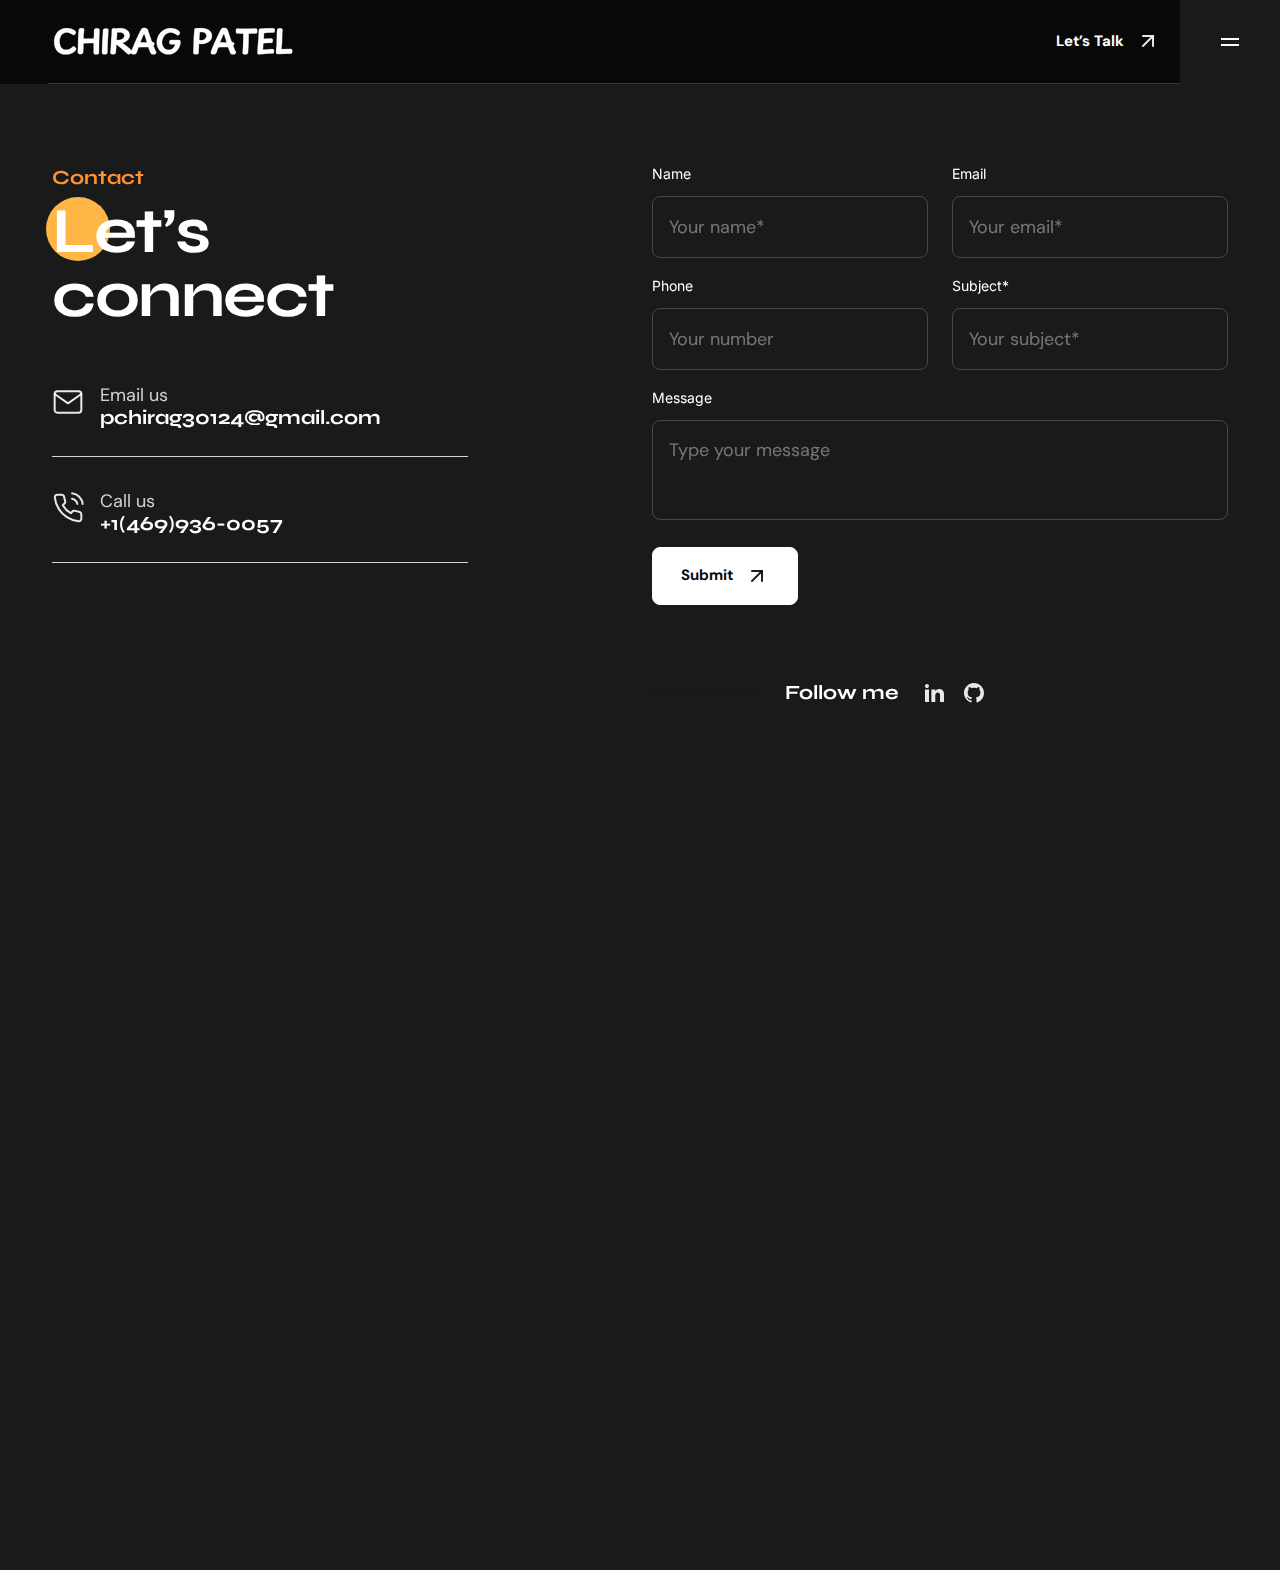
<file: contact.html>
<!DOCTYPE html>
<html class="no-js" lang="en">

<head>
    <meta charset="utf-8" />
    <meta http-equiv="x-ua-compatible" content="ie=edge" />
    <title>Chirag Patel</title>
    <meta name="AdsBot-Google" content="noindex follow" />
    <meta name="description" content="Chirag Patel">
    <meta name="viewport" content="width=device-width, initial-scale=1, shrink-to-fit=no" />

    <!-- Favicon -->
    <link rel="shortcut icon" type="image/x-icon" href="assets/images/favicon.png" />

    <!-- CSS (Font, Vendor, Icon, Plugins & Style CSS files) -->

    <!-- Font CSS -->
    <link rel="preconnect" href="https://fonts.googleapis.com">
    <link rel="preconnect" href="https://fonts.gstatic.com" crossorigin>
    <link
        href="https://fonts.googleapis.com/css2?family=DM+Sans:ital,opsz,wght@0,9..40,100;0,9..40,200;0,9..40,300;0,9..40,400;0,9..40,500;0,9..40,600;0,9..40,700;0,9..40,800;0,9..40,900;0,9..40,1000;1,9..40,100;1,9..40,200;1,9..40,300;1,9..40,400;1,9..40,500;1,9..40,600;1,9..40,700;1,9..40,800;1,9..40,900;1,9..40,1000&family=Inter:wght@100;200;300;400;500;600;700;800;900&family=Poppins:ital,wght@0,100;0,200;0,300;0,400;0,500;0,600;0,700;0,800;0,900;1,100;1,200;1,300;1,400;1,500;1,600;1,700;1,800;1,900&family=Syne:wght@400;500;600;700;800&display=swap"
        rel="stylesheet">

    <!-- Vendor CSS (Bootstrap & Icon Font) -->
    <link rel="stylesheet" href="assets/css/vendor/bootstrap.min.css">

    <!-- Plugins CSS (All Plugins Files) -->
    <link rel="stylesheet" href="assets/css/plugins/aos.css">

    <!-- Style CSS -->
    <link rel="stylesheet" href="assets/css/pages/home.css">

</head>

<body>
    <div class="overflow-x-hidden">
        <!-- Header start -->

        <header id="sticky-header" class="header bg-dark">
            <div class="d-flex justify-content-between header-inner">

                <div class="header-border-bottom d-flex align-items-center justify-content-between flex-grow-1">

                    <a href="index.html">
                        <img src="assets/images/logo/logo-light.png" alt="logo">
                    </a>

                    <!-- Link Start -->
                    <a href="contact.html"
                        class="d-flex align-items-center flex-wrap fw-bold text-dark lh-1 contact-link">Let’s
                        Talk
                        <span class="animate-arrow-up">
                            <svg width="24" height="24" viewBox="0 0 24 24" fill="none"
                                xmlns="http://www.w3.org/2000/svg">
                                <path d="M7 17L17 7" stroke="currentColor" stroke-opacity="0.9" stroke-width="2"
                                    stroke-linecap="round" stroke-linejoin="round" />
                                <path d="M7 7H17V17" stroke="currentColor" stroke-opacity="0.9" stroke-width="2"
                                    stroke-linecap="round" stroke-linejoin="round" />
                            </svg>
                        </span>
                    </a>
                    <!-- Link End -->
                </div>

                <!-- Button Start -->
                <button id="offcanvas-toggle" class="bg-black border-0 offcanvas-toggle" data-bs-toggle="offcanvas"
                    data-bs-target="#offcanvas" aria-controls="offcanvas">
                    <svg width="24" height="24" viewBox="0 0 24 24" fill="none" xmlns="http://www.w3.org/2000/svg">
                        <rect x="3" y="8" width="18" height="2" fill="white" />
                        <rect x="3" y="14" width="18" height="2" fill="white" />
                    </svg>

                </button>
                <!-- Button End -->

            </div>
        </header>


        <!-- offcanvas-menu start -->
        <div id="offcanvas"
            class="offcanvas offcanvas-end bg-dark d-flex flex-wrap flex-column justify-content-between">
            <!-- close button start -->

            <div>
                <div class="d-flex flex-wrap justify-content-between align-items-center offcanvas-header">
                    <a href="index.html">
                        <img src="assets/images/logo/logo-light.png" alt="">
                    </a>
                    <button id="offcanvas-close" class="offcanvas-close bg-primary border-0" data-bs-dismiss="offcanvas"
                        aria-label="Close">
                        <svg width="24" height="24" viewBox="0 0 24 24" fill="none" xmlns="http://www.w3.org/2000/svg">
                            <path fill-rule="evenodd" clip-rule="evenodd"
                                d="M19.2803 4.71967C19.5732 5.01256 19.5732 5.48744 19.2803 5.78033L5.78033 19.2803C5.48744 19.5732 5.01256 19.5732 4.71967 19.2803C4.42678 18.9874 4.42678 18.5126 4.71967 18.2197L18.2197 4.71967C18.5126 4.42678 18.9874 4.42678 19.2803 4.71967Z"
                                fill="white" />
                            <path fill-rule="evenodd" clip-rule="evenodd"
                                d="M4.71967 4.71967C5.01256 4.42678 5.48744 4.42678 5.78033 4.71967L19.2803 18.2197C19.5732 18.5126 19.5732 18.9874 19.2803 19.2803C18.9874 19.5732 18.5126 19.5732 18.2197 19.2803L4.71967 5.78033C4.42678 5.48744 4.42678 5.01256 4.71967 4.71967Z"
                                fill="white" />
                        </svg>
                    </button>
                </div>

                <!-- close button end -->

                <!-- offcanvas-menu start -->

                <nav class="offcanvas-nav d-flex flex-wrap flex-column justify-content-between">
                    <ul class="offcanvas-menu p-0 list-unstyled">
                        <li class="offcanvas-menu-item">
                            <a href="index.html"
                                class="text-white text-xl fw-bold font-Syne leading-none d-flex flex-wrap align-items-center justify-content-between offcanvas-menu-link">Home
                                <span class="d-inline-block animate-arrow-up">
                                    <svg width="24" height="24" viewBox="0 0 24 24" fill="none"
                                        xmlns="http://www.w3.org/2000/svg">
                                        <path d="M7 17L17 7" stroke="currentColor" stroke-opacity="0.9" stroke-width="2"
                                            stroke-linecap="round" stroke-linejoin="round"></path>
                                        <path d="M7 7H17V17" stroke="currentColor" stroke-opacity="0.9" stroke-width="2"
                                            stroke-linecap="round" stroke-linejoin="round"></path>
                                    </svg>
                                </span>
                            </a>
                        </li>
                        <li class="offcanvas-menu-item">
                            <a href="about.html"
                                class="text-white text-xl fw-bold font-Syne leading-none d-flex flex-wrap align-items-center justify-content-between offcanvas-menu-link">About
                                <span class="d-inline-block animate-arrow-up">
                                    <svg width="24" height="24" viewBox="0 0 24 24" fill="none"
                                        xmlns="http://www.w3.org/2000/svg">
                                        <path d="M7 17L17 7" stroke="currentColor" stroke-opacity="0.9" stroke-width="2"
                                            stroke-linecap="round" stroke-linejoin="round"></path>
                                        <path d="M7 7H17V17" stroke="currentColor" stroke-opacity="0.9" stroke-width="2"
                                            stroke-linecap="round" stroke-linejoin="round"></path>
                                    </svg>
                                </span>
                            </a>

                        </li>
                        <li class="offcanvas-menu-item">
                            <a href="projects.html"
                                class="text-white text-xl fw-bold font-Syne leading-none d-flex flex-wrap align-items-center justify-content-between offcanvas-menu-link">Project
                                <span class="d-inline-block animate-arrow-up">
                                    <svg width="24" height="24" viewBox="0 0 24 24" fill="none"
                                        xmlns="http://www.w3.org/2000/svg">
                                        <path d="M7 17L17 7" stroke="currentColor" stroke-opacity="0.9" stroke-width="2"
                                            stroke-linecap="round" stroke-linejoin="round"></path>
                                        <path d="M7 7H17V17" stroke="currentColor" stroke-opacity="0.9" stroke-width="2"
                                            stroke-linecap="round" stroke-linejoin="round"></path>
                                    </svg>
                                </span>
                            </a>
                        </li>
                        <!-- <li class="offcanvas-menu-item">
                            <a href="project-details.html"
                                class="text-white text-xl fw-bold font-Syne leading-none d-flex flex-wrap align-items-center justify-content-between offcanvas-menu-link">Project
                                details
                                <span class="d-inline-block animate-arrow-up">
                                    <svg width="24" height="24" viewBox="0 0 24 24" fill="none"
                                        xmlns="http://www.w3.org/2000/svg">
                                        <path d="M7 17L17 7" stroke="currentColor" stroke-opacity="0.9" stroke-width="2"
                                            stroke-linecap="round" stroke-linejoin="round"></path>
                                        <path d="M7 7H17V17" stroke="currentColor" stroke-opacity="0.9" stroke-width="2"
                                            stroke-linecap="round" stroke-linejoin="round"></path>
                                    </svg>
                                </span>
                            </a>
                        </li>
                        <li class="offcanvas-menu-item">
                            <a href="blog.html"
                                class="text-white text-xl fw-bold font-Syne leading-none d-flex flex-wrap align-items-center justify-content-between offcanvas-menu-link">Blog
                                <span class="d-inline-block animate-arrow-up">
                                    <svg width="24" height="24" viewBox="0 0 24 24" fill="none"
                                        xmlns="http://www.w3.org/2000/svg">
                                        <path d="M7 17L17 7" stroke="currentColor" stroke-opacity="0.9" stroke-width="2"
                                            stroke-linecap="round" stroke-linejoin="round"></path>
                                        <path d="M7 7H17V17" stroke="currentColor" stroke-opacity="0.9" stroke-width="2"
                                            stroke-linecap="round" stroke-linejoin="round"></path>
                                    </svg>
                                </span>
                            </a>
                        </li>
                        <li class="offcanvas-menu-item">
                            <a href="blog-details.html"
                                class="text-white text-xl fw-bold font-Syne leading-none d-flex flex-wrap align-items-center justify-content-between offcanvas-menu-link">Blog
                                Details
                                <span class="d-inline-block animate-arrow-up">
                                    <svg width="24" height="24" viewBox="0 0 24 24" fill="none"
                                        xmlns="http://www.w3.org/2000/svg">
                                        <path d="M7 17L17 7" stroke="currentColor" stroke-opacity="0.9" stroke-width="2"
                                            stroke-linecap="round" stroke-linejoin="round"></path>
                                        <path d="M7 7H17V17" stroke="currentColor" stroke-opacity="0.9" stroke-width="2"
                                            stroke-linecap="round" stroke-linejoin="round"></path>
                                    </svg>
                                </span>
                            </a>
                        </li> -->

                        <li class="offcanvas-menu-item">
                            <a href="contact.html"
                                class="text-white text-xl fw-bold font-Syne leading-none d-flex flex-wrap align-items-center justify-content-between offcanvas-menu-link">Contact
                                <span class="d-inline-block animate-arrow-up">
                                    <svg width="24" height="24" viewBox="0 0 24 24" fill="none"
                                        xmlns="http://www.w3.org/2000/svg">
                                        <path d="M7 17L17 7" stroke="currentColor" stroke-opacity="0.9" stroke-width="2"
                                            stroke-linecap="round" stroke-linejoin="round"></path>
                                        <path d="M7 7H17V17" stroke="currentColor" stroke-opacity="0.9" stroke-width="2"
                                            stroke-linecap="round" stroke-linejoin="round"></path>
                                    </svg>
                                </span>
                            </a>
                        </li>

                    </ul>
                </nav>

            </div>


            <nav class="pb-10">
                <ul class="d-flex flex-wrap gap-x-4 align-items-center offcanvas-social-links p-0  list-unstyled">
                    <li><a href="#" class="text-white transition-all">
                            <svg width="24" height="24" viewBox="0 0 24 24" fill="none"
                                xmlns="http://www.w3.org/2000/svg">
                                <path
                                    d="M7.443 5.3501C8.082 5.3501 8.673 5.4001 9.213 5.5481C9.754 5.6471 10.197 5.8451 10.59 6.0921C10.984 6.3401 11.279 6.6861 11.475 7.1311C11.672 7.5761 11.771 8.1211 11.771 8.7141C11.771 9.4071 11.623 10.0001 11.279 10.4451C10.984 10.8911 10.492 11.2861 9.902 11.5831C10.738 11.8311 11.377 12.2761 11.771 12.8701C12.164 13.4631 12.41 14.2051 12.41 15.0461C12.41 15.7391 12.262 16.3321 12.016 16.8271C11.771 17.3221 11.377 17.7671 10.934 18.0641C10.4528 18.3824 9.92083 18.6164 9.361 18.7561C8.771 18.9051 8.181 19.0041 7.591 19.0041H1V5.3501H7.443ZM7.049 10.8901C7.59 10.8901 8.033 10.7421 8.377 10.4951C8.721 10.2481 8.869 9.8021 8.869 9.2581C8.869 8.9611 8.819 8.6651 8.721 8.4671C8.623 8.2691 8.475 8.1201 8.279 7.9721C8.082 7.8731 7.885 7.7741 7.639 7.7251C7.393 7.6751 7.148 7.6751 6.852 7.6751H4V10.8911H7.05L7.049 10.8901ZM7.197 16.7281C7.492 16.7281 7.787 16.6781 8.033 16.6291C8.279 16.5791 8.525 16.4811 8.721 16.3321C8.92138 16.1873 9.08903 16.002 9.213 15.7881C9.311 15.5411 9.41 15.2441 9.41 14.8981C9.41 14.2051 9.213 13.7111 8.82 13.3641C8.426 13.0671 7.885 12.9191 7.246 12.9191H4V16.7291L7.197 16.7281ZM16.689 16.6781C17.082 17.0741 17.672 17.2721 18.459 17.2721C19 17.2721 19.492 17.1241 19.885 16.8771C20.279 16.5801 20.525 16.2831 20.623 15.9871H23.033C22.639 17.1731 22.049 18.0141 21.263 18.5591C20.475 19.0531 19.541 19.3501 18.41 19.3501C17.6864 19.3523 16.9688 19.218 16.295 18.9541C15.6887 18.7267 15.148 18.353 14.721 17.8661C14.2643 17.4107 13.9267 16.8498 13.738 16.2331C13.492 15.5901 13.393 14.8981 13.393 14.1061C13.393 13.3641 13.492 12.6721 13.738 12.0281C13.9749 11.4085 14.3252 10.8384 14.771 10.3471C15.2201 9.88594 15.7543 9.51613 16.344 9.2581C17.0007 8.99416 17.7022 8.85969 18.41 8.8621C19.246 8.8621 19.984 9.0111 20.623 9.3571C21.263 9.7031 21.754 10.0991 22.147 10.6931C22.541 11.2371 22.837 11.8801 23.033 12.5731C23.131 13.2651 23.18 13.9581 23.131 14.7491H16C16 15.5411 16.295 16.2831 16.689 16.6791V16.6781ZM19.787 11.4841C19.443 11.1381 18.902 10.9401 18.262 10.9401C17.82 10.9401 17.475 11.0401 17.18 11.1881C16.885 11.3361 16.689 11.5341 16.492 11.7321C16.311 11.9234 16.1912 12.1643 16.148 12.4241C16.098 12.6721 16.049 12.8701 16.049 13.0671H20.475C20.377 12.3251 20.131 11.8311 19.787 11.4841ZM15.459 6.2901H20.967V7.6261H15.46V6.2901H15.459Z"
                                    fill="currentColor" fill-opacity="0.9"></path>
                            </svg>

                        </a></li>
                    <li><a href="#" class="text-white transition-all"><svg width="24" height="24" viewBox="0 0 24 24"
                                fill="none" xmlns="http://www.w3.org/2000/svg">
                                <path
                                    d="M6.94043 5.00002C6.94017 5.53046 6.7292 6.03906 6.35394 6.41394C5.97868 6.78883 5.46986 6.99929 4.93943 6.99902C4.409 6.99876 3.90039 6.78779 3.52551 6.41253C3.15062 6.03727 2.94016 5.52846 2.94043 4.99802C2.9407 4.46759 3.15166 3.95899 3.52692 3.5841C3.90218 3.20922 4.411 2.99876 4.94143 2.99902C5.47186 2.99929 5.98047 3.21026 6.35535 3.58552C6.73024 3.96078 6.9407 4.46959 6.94043 5.00002ZM7.00043 8.48002H3.00043V21H7.00043V8.48002ZM13.3204 8.48002H9.34043V21H13.2804V14.43C13.2804 10.77 18.0504 10.43 18.0504 14.43V21H22.0004V13.07C22.0004 6.90002 14.9404 7.13002 13.2804 10.16L13.3204 8.48002Z"
                                    fill="currentColor" fill-opacity="0.9"></path>
                            </svg>
                        </a></li>
                    <li><a href="#" class="text-white transition-all"><svg width="24" height="24" viewBox="0 0 24 24"
                                fill="none" xmlns="http://www.w3.org/2000/svg">
                                <path
                                    d="M19.989 11.572C19.907 9.99792 19.3596 8.4836 18.416 7.221C18.1285 7.53061 17.8212 7.82123 17.496 8.091C16.4969 8.92086 15.3805 9.5982 14.183 10.101C14.35 10.451 14.503 10.79 14.638 11.11V11.113C14.665 11.174 14.688 11.231 14.732 11.342L14.749 11.382C16.262 11.212 17.858 11.275 19.405 11.485C19.611 11.512 19.805 11.541 19.989 11.572ZM10.604 4.122C11.5786 5.49516 12.4772 6.92062 13.296 8.392C14.519 7.91 15.53 7.302 16.344 6.625C16.674 6.351 16.938 6.093 17.14 5.87C15.701 4.65972 13.8803 3.99733 12 4C11.524 4 11.058 4.042 10.604 4.121V4.122ZM4.253 9.997C4.93423 9.97981 5.61464 9.93878 6.293 9.874C7.93264 9.72734 9.55828 9.4525 11.155 9.052C10.3205 7.60221 9.41956 6.19171 8.455 4.825C7.42472 5.3354 6.51626 6.06141 5.79124 6.95379C5.06623 7.84617 4.54162 8.88404 4.253 9.997ZM5.783 17.035C6.25195 16.3575 6.77894 15.7221 7.358 15.136C8.812 13.646 10.528 12.486 12.514 11.846L12.576 11.828C12.411 11.464 12.256 11.139 12.1 10.833C10.264 11.368 8.33 11.702 6.403 11.875C5.463 11.96 4.62 11.997 4 12.003C3.99815 13.8356 4.62722 15.6128 5.783 17.035ZM15.004 19.415C14.6184 17.4703 14.0725 15.5607 13.372 13.706C11.372 14.433 9.776 15.496 8.543 16.764C8.0454 17.2664 7.60382 17.8213 7.226 18.419C8.60481 19.4478 10.2797 20.0025 12 20C13.0299 20.0015 14.0504 19.8035 15.005 19.417L15.004 19.415ZM16.878 18.34C18.4393 17.1398 19.5028 15.4057 19.865 13.47C19.525 13.385 19.094 13.3 18.62 13.234C17.5661 13.0823 16.4968 13.0712 15.44 13.201C16.035 14.8799 16.5154 16.5961 16.878 18.34ZM12 22C6.477 22 2 17.523 2 12C2 6.477 6.477 2 12 2C17.523 2 22 6.477 22 12C22 17.523 17.523 22 12 22Z"
                                    fill="currentColor" fill-opacity="0.9"></path>
                            </svg>
                        </a></li>
                    <li><a href="#" class="text-white transition-all"><svg width="24" height="24" viewBox="0 0 24 24"
                                fill="none" xmlns="http://www.w3.org/2000/svg">
                                <path
                                    d="M12.001 2C6.47598 2 2.00098 6.475 2.00098 12C1.99977 14.0992 2.65958 16.1454 3.88679 17.8484C5.114 19.5515 6.84631 20.8249 8.83798 21.488C9.33798 21.575 9.52598 21.275 9.52598 21.012C9.52598 20.775 9.51298 19.988 9.51298 19.15C7.00098 19.613 6.35098 18.538 6.15098 17.975C6.03798 17.687 5.55098 16.8 5.12598 16.562C4.77598 16.375 4.27598 15.912 5.11298 15.9C5.90098 15.887 6.46298 16.625 6.65098 16.925C7.55098 18.437 8.98798 18.012 9.56298 17.75C9.65098 17.1 9.91298 16.663 10.201 16.413C7.97598 16.163 5.65098 15.3 5.65098 11.475C5.65098 10.387 6.03798 9.488 6.67598 8.788C6.57598 8.538 6.22598 7.513 6.77598 6.138C6.77598 6.138 7.61298 5.875 9.52598 7.162C10.3401 6.9364 11.1812 6.82302 12.026 6.825C12.876 6.825 13.726 6.937 14.526 7.162C16.439 5.862 17.276 6.138 17.276 6.138C17.826 7.513 17.476 8.538 17.376 8.788C18.013 9.488 18.401 10.375 18.401 11.475C18.401 15.313 16.064 16.163 13.839 16.413C14.201 16.725 14.514 17.325 14.514 18.263C14.514 19.6 14.501 20.675 14.501 21.013C14.501 21.275 14.689 21.587 15.189 21.487C17.1738 20.8166 18.8985 19.5408 20.1203 17.8389C21.3421 16.1371 21.9995 14.095 22 12C22 6.475 17.525 2 12 2H12.001Z"
                                    fill="currentColor" fill-opacity="0.9"></path>
                            </svg>
                        </a></li>

                </ul>
            </nav>
        </div>
        <!-- offcanvas-menu end -->

        <!-- Header end -->


        <!-- Portfolio Section Start -->
        <section class="bg-black dark-paragraph pt-20 pb-120 contact-dark-button">
            <div class="container mx-auto">
                <div class="row mb-n6">
                    <div class="col-12 col-lg-6 mb-6" data-aos="fade-up">
                        <div class="fw-bold font-Syne leading-none d-flex flex-wrap flex-column gap-y-2 mb-10">
                            <span class="text-warning text-xl">Contact</span>
                            <h3 class="section-title text-white">
                                <span class="position-relative circle-shape portfolio-shape">Le</span>t’s
                                <br class="hidden d-lg-block" />
                                connect
                            </h3>
                        </div>


                        <div class="d-flex flex-wrap flex-column gap-7">
                            <div class="d-flex flex-wrap address-item">
                                <span>
                                    <svg width="32" height="32" viewBox="0 0 32 32" fill="none"
                                        xmlns="http://www.w3.org/2000/svg">
                                        <path
                                            d="M5.33366 5.33325H26.667C28.1337 5.33325 29.3337 6.53325 29.3337 7.99992V23.9999C29.3337 25.4666 28.1337 26.6666 26.667 26.6666H5.33366C3.86699 26.6666 2.66699 25.4666 2.66699 23.9999V7.99992C2.66699 6.53325 3.86699 5.33325 5.33366 5.33325Z"
                                            stroke="#fff" stroke-opacity="0.9" stroke-width="2" stroke-linecap="round"
                                            stroke-linejoin="round" />
                                        <path d="M29.3337 8L16.0003 17.3333L2.66699 8" stroke="#fff"
                                            stroke-opacity="0.9" stroke-width="2" stroke-linecap="round"
                                            stroke-linejoin="round" />
                                    </svg>

                                </span>
                                <div class="d-flex flex-wrap flex-column flex-1">
                                    <span class="paragraph leading-none">Email us</span>
                                    <h5 class="text-xl fw-bold font-Syne text-white leading-7">pchirag30124@gmail.com
                                    </h5>
                                </div>
                            </div>
                            <div class="d-flex flex-wrap address-item">
                                <span>
                                    <svg width="32" height="32" viewBox="0 0 32 32" fill="none"
                                        xmlns="http://www.w3.org/2000/svg">
                                        <path
                                            d="M20.0663 6.66658C21.3686 6.92067 22.5654 7.55759 23.5037 8.49583C24.4419 9.43407 25.0788 10.6309 25.3329 11.9333M20.0663 1.33325C22.772 1.63383 25.295 2.84548 27.2212 4.76926C29.1474 6.69304 30.3623 9.2146 30.6663 11.9199M29.3329 22.5599V26.5599C29.3344 26.9313 29.2584 27.2988 29.1096 27.639C28.9608 27.9793 28.7427 28.2847 28.469 28.5357C28.1954 28.7868 27.8724 28.9779 27.5206 29.0969C27.1688 29.2158 26.7961 29.26 26.4263 29.2266C22.3234 28.7808 18.3823 27.3788 14.9196 25.1333C11.698 23.0861 8.9667 20.3548 6.91959 17.1333C4.66622 13.6549 3.26391 9.69458 2.82625 5.57325C2.79293 5.20454 2.83675 4.83293 2.95492 4.48208C3.07309 4.13124 3.26301 3.80884 3.51261 3.53541C3.7622 3.26199 4.06599 3.04353 4.40464 2.89395C4.74329 2.74436 5.10937 2.66693 5.47959 2.66659H9.47959C10.1267 2.66022 10.754 2.88936 11.2446 3.3113C11.7352 3.73323 12.0557 4.31918 12.1463 4.95992C12.3151 6.24001 12.6282 7.49689 13.0796 8.70659C13.259 9.18382 13.2978 9.70247 13.1915 10.2011C13.0851 10.6997 12.8381 11.1574 12.4796 11.5199L10.7863 13.2133C12.6843 16.5513 15.4482 19.3152 18.7863 21.2133L20.4796 19.5199C20.8421 19.1614 21.2998 18.9144 21.7984 18.808C22.297 18.7017 22.8157 18.7405 23.2929 18.9199C24.5026 19.3713 25.7595 19.6844 27.0396 19.8533C27.6873 19.9446 28.2788 20.2709 28.7016 20.7699C29.1245 21.269 29.3491 21.906 29.3329 22.5599Z"
                                            stroke="#fff" stroke-opacity="0.9" stroke-width="2" stroke-linecap="round"
                                            stroke-linejoin="round" />
                                    </svg>


                                </span>
                                <div class="d-flex flex-wrap flex-column flex-1">
                                    <span class="paragraph leading-none">Call us</span>
                                    <h5 class="text-xl fw-bold font-Syne text-white leading-7">+1(469)936-0057
                                    </h5>
                                </div>
                            </div>

                        </div>
                    </div>
                    <div class="col-12 col-lg-6 mb-6" data-aos="fade-up" data-aos-delay="300">
                        <form id="contact-form" action="mail.php" method="post" class="row">
                            <div class="col-12 col-md-6">
                                <label class="text-sm fw-normal font-Inter leading-tight mb-3 d-block"
                                    for="name">Name</label>
                                <input id="name" class="fw-normal w-full leading-7 contact-form-control " type="text"
                                    placeholder="Your name*" name="name">
                            </div>
                            <div class="col-12 col-md-6">
                                <label class="text-sm fw-normal font-Inter leading-tight mb-3 d-block"
                                    for="Email">Email</label>
                                <input id="Email" class="fw-normal w-full leading-7 contact-form-control " type="email"
                                    placeholder="Your email*" name="email">
                            </div>
                            <div class="col-12 col-md-6">
                                <label class="text-sm fw-normal font-Inter leading-tight mb-3 d-block"
                                    for="Phone">Phone</label>
                                <input id="Phone" class="fw-normal w-full leading-7 contact-form-control " type="text"
                                    placeholder="Your number" name="phone">
                            </div>
                            <div class="col-12 col-md-6">
                                <label class="text-sm fw-normal font-Inter leading-tight mb-3 d-block"
                                    for="Subject">Subject*</label>
                                <input id="Subject" class="fw-normal w-full leading-7 contact-form-control " type="text"
                                    placeholder="Your subject*" name="subject">
                            </div>

                            <div class="col-12">
                                <label class="text-sm fw-normal font-Inter leading-tight mb-3 d-block"
                                    for="Message">Message</label>
                                <textarea class="fw-normal w-full contact-form-control resize-none" name="message"
                                    id="Message" cols="30" rows="10" placeholder="Type your message"></textarea>
                            </div>


                            <div class="col-12">
                                <button class="d-flex align-items-center flex-wrap btn-primary" type="submit">Submit
                                    <span class="d-inline-block ml-3 animate-arrow-up">
                                        <svg width="24" height="24" viewBox="0 0 24 24" fill="none"
                                            xmlns="http://www.w3.org/2000/svg">
                                            <path d="M7 17L17 7" stroke="currentColor" stroke-opacity="0.9"
                                                stroke-width="2" stroke-linecap="round" stroke-linejoin="round"></path>
                                            <path d="M7 7H17V17" stroke="currentColor" stroke-opacity="0.9"
                                                stroke-width="2" stroke-linecap="round" stroke-linejoin="round"></path>
                                        </svg>
                                    </span>
                                </button>

                            </div>

                            <div class="col-12">
                                <div
                                    class="justify-constnt-start align-items-sm-center gap-23 d-inline-flex mt-14 flex-column flex-sm-row">
                                    <svg width="110" height="2" viewBox="0 0 110 2" fill="none"
                                        xmlns="http://www.w3.org/2000/svg">
                                        <path d="M0 1H110" stroke="#080808" stroke-opacity="0.1" />
                                    </svg>

                                    <div class="d-flex flex-wrap gap-23">
                                        <h4 class="text-white text-xl fw-bold font-Syne leading-7 mb-0">Follow me</h4>

                                        <ul class="d-flex flex-wrap gap-x-4 align-items-center p-0 list-unstyled">

                                            <li><a href="#" class="contact-social-link"><svg width="24" height="24"
                                                        viewBox="0 0 24 24" fill="none"
                                                        xmlns="http://www.w3.org/2000/svg">
                                                        <path
                                                            d="M6.94043 5.00002C6.94017 5.53046 6.7292 6.03906 6.35394 6.41394C5.97868 6.78883 5.46986 6.99929 4.93943 6.99902C4.409 6.99876 3.90039 6.78779 3.52551 6.41253C3.15062 6.03727 2.94016 5.52846 2.94043 4.99802C2.9407 4.46759 3.15166 3.95899 3.52692 3.5841C3.90218 3.20922 4.411 2.99876 4.94143 2.99902C5.47186 2.99929 5.98047 3.21026 6.35535 3.58552C6.73024 3.96078 6.9407 4.46959 6.94043 5.00002ZM7.00043 8.48002H3.00043V21H7.00043V8.48002ZM13.3204 8.48002H9.34043V21H13.2804V14.43C13.2804 10.77 18.0504 10.43 18.0504 14.43V21H22.0004V13.07C22.0004 6.90002 14.9404 7.13002 13.2804 10.16L13.3204 8.48002Z"
                                                            fill="currentColor" fill-opacity="0.9"></path>
                                                    </svg>
                                                </a></li>

                                            <li><a href="#" class="contact-social-link"><svg width="24" height="24"
                                                        viewBox="0 0 24 24" fill="none"
                                                        xmlns="http://www.w3.org/2000/svg">
                                                        <path
                                                            d="M12.001 2C6.47598 2 2.00098 6.475 2.00098 12C1.99977 14.0992 2.65958 16.1454 3.88679 17.8484C5.114 19.5515 6.84631 20.8249 8.83798 21.488C9.33798 21.575 9.52598 21.275 9.52598 21.012C9.52598 20.775 9.51298 19.988 9.51298 19.15C7.00098 19.613 6.35098 18.538 6.15098 17.975C6.03798 17.687 5.55098 16.8 5.12598 16.562C4.77598 16.375 4.27598 15.912 5.11298 15.9C5.90098 15.887 6.46298 16.625 6.65098 16.925C7.55098 18.437 8.98798 18.012 9.56298 17.75C9.65098 17.1 9.91298 16.663 10.201 16.413C7.97598 16.163 5.65098 15.3 5.65098 11.475C5.65098 10.387 6.03798 9.488 6.67598 8.788C6.57598 8.538 6.22598 7.513 6.77598 6.138C6.77598 6.138 7.61298 5.875 9.52598 7.162C10.3401 6.9364 11.1812 6.82302 12.026 6.825C12.876 6.825 13.726 6.937 14.526 7.162C16.439 5.862 17.276 6.138 17.276 6.138C17.826 7.513 17.476 8.538 17.376 8.788C18.013 9.488 18.401 10.375 18.401 11.475C18.401 15.313 16.064 16.163 13.839 16.413C14.201 16.725 14.514 17.325 14.514 18.263C14.514 19.6 14.501 20.675 14.501 21.013C14.501 21.275 14.689 21.587 15.189 21.487C17.1738 20.8166 18.8985 19.5408 20.1203 17.8389C21.3421 16.1371 21.9995 14.095 22 12C22 6.475 17.525 2 12 2H12.001Z"
                                                            fill="currentColor" fill-opacity="0.9"></path>
                                                    </svg>
                                                </a></li>

                                        </ul>
                                    </div>
                                </div>
                            </div>

                        </form>
                        <p class="form-message mt-3"></p>
                    </div>
                </div>
            </div>


        </section>
        <!-- Portfolio Section End -->


        <!-- Footer Start -->
        <!-- Footer Start -->
        <footer class="footer bg-black">
            <div class="container">
                <div class="overflow-x-hidden" data-aos="flip-down" data-aos-delay="500">
                    <div class="footer-grid">
                        <div class="pt-12">
                            <h3 class="section-title text-white mb-0"><span
                                    class="position-relative circle-shape footer-shape">Le</span>
                                t’s work together</h3>
                            <div class="d-flex flex-wrap align-items-center mt-10">
                                <div class="footer-social">
                                    <ul
                                        class="d-flex flex-wrap gap-x-4 align-items-center list-unstyled p-0 footer-social-links">

                                        <li><a href="#" class="text-white footer-social-link"><svg width="24"
                                                    height="24" viewBox="0 0 24 24" fill="none"
                                                    xmlns="http://www.w3.org/2000/svg">
                                                    <path
                                                        d="M6.94043 5.00002C6.94017 5.53046 6.7292 6.03906 6.35394 6.41394C5.97868 6.78883 5.46986 6.99929 4.93943 6.99902C4.409 6.99876 3.90039 6.78779 3.52551 6.41253C3.15062 6.03727 2.94016 5.52846 2.94043 4.99802C2.9407 4.46759 3.15166 3.95899 3.52692 3.5841C3.90218 3.20922 4.411 2.99876 4.94143 2.99902C5.47186 2.99929 5.98047 3.21026 6.35535 3.58552C6.73024 3.96078 6.9407 4.46959 6.94043 5.00002ZM7.00043 8.48002H3.00043V21H7.00043V8.48002ZM13.3204 8.48002H9.34043V21H13.2804V14.43C13.2804 10.77 18.0504 10.43 18.0504 14.43V21H22.0004V13.07C22.0004 6.90002 14.9404 7.13002 13.2804 10.16L13.3204 8.48002Z"
                                                        fill="currentColor" fill-opacity="0.9"></path>
                                                </svg>
                                            </a></li>

                                        <li><a href="#" class="text-white footer-social-link"><svg width="24"
                                                    height="24" viewBox="0 0 24 24" fill="none"
                                                    xmlns="http://www.w3.org/2000/svg">
                                                    <path
                                                        d="M12.001 2C6.47598 2 2.00098 6.475 2.00098 12C1.99977 14.0992 2.65958 16.1454 3.88679 17.8484C5.114 19.5515 6.84631 20.8249 8.83798 21.488C9.33798 21.575 9.52598 21.275 9.52598 21.012C9.52598 20.775 9.51298 19.988 9.51298 19.15C7.00098 19.613 6.35098 18.538 6.15098 17.975C6.03798 17.687 5.55098 16.8 5.12598 16.562C4.77598 16.375 4.27598 15.912 5.11298 15.9C5.90098 15.887 6.46298 16.625 6.65098 16.925C7.55098 18.437 8.98798 18.012 9.56298 17.75C9.65098 17.1 9.91298 16.663 10.201 16.413C7.97598 16.163 5.65098 15.3 5.65098 11.475C5.65098 10.387 6.03798 9.488 6.67598 8.788C6.57598 8.538 6.22598 7.513 6.77598 6.138C6.77598 6.138 7.61298 5.875 9.52598 7.162C10.3401 6.9364 11.1812 6.82302 12.026 6.825C12.876 6.825 13.726 6.937 14.526 7.162C16.439 5.862 17.276 6.138 17.276 6.138C17.826 7.513 17.476 8.538 17.376 8.788C18.013 9.488 18.401 10.375 18.401 11.475C18.401 15.313 16.064 16.163 13.839 16.413C14.201 16.725 14.514 17.325 14.514 18.263C14.514 19.6 14.501 20.675 14.501 21.013C14.501 21.275 14.689 21.587 15.189 21.487C17.1738 20.8166 18.8985 19.5408 20.1203 17.8389C21.3421 16.1371 21.9995 14.095 22 12C22 6.475 17.525 2 12 2H12.001Z"
                                                        fill="currentColor" fill-opacity="0.9"></path>
                                                </svg>
                                            </a></li>

                                    </ul>
                                </div>
                            </div>
                        </div>


                        <div class="d-flex flex-column justify-content-between service-contact-card-footer">
                            <h3 class="text-xl fw-bold font-Syne text-white">Looking for a iOS Deleloper?</h3>
                            <div class="d-flex justify-content-between align-items-center">
                                <p class="text-2xl font-Syne leading-none text-warning">pchirag30124@gmail.com</p>
                                <a href="#" class="text-white animate-arrow-up">
                                    <svg width="40" height="40" viewBox="0 0 40 40" fill="none"
                                        xmlns="http://www.w3.org/2000/svg">
                                        <path d="M11.6667 28.3334L28.3334 11.6667" stroke="currentColor"
                                            stroke-width="1.5" stroke-linecap="round" stroke-linejoin="round" />
                                        <path d="M11.6667 11.6667H28.3334V28.3334" stroke="currentColor"
                                            stroke-width="1.5" stroke-linecap="round" stroke-linejoin="round" />
                                    </svg>

                                </a>
                            </div>
                        </div>

                        <div class="d-flex flex-column justify-content-between service-contact-card-footer">
                            <h3 class="text-xl fw-bold font-Syne text-white">Want a more in-depth look at my history?
                            </h3>
                            <div class="d-flex justify-content-between align-items-center">
                                <p class="text-2xl fw-bold font-Syne leading-none text-warning">+1(469)936-0057</p>
                                <a href="#" class="text-white animate-arrow-up">
                                    <svg width="40" height="40" viewBox="0 0 40 40" fill="none"
                                        xmlns="http://www.w3.org/2000/svg">
                                        <path d="M11.6667 28.3334L28.3334 11.6667" stroke="currentColor"
                                            stroke-width="1.5" stroke-linecap="round" stroke-linejoin="round" />
                                        <path d="M11.6667 11.6667H28.3334V28.3334" stroke="currentColor"
                                            stroke-width="1.5" stroke-linecap="round" stroke-linejoin="round" />
                                    </svg>

                                </a>
                            </div>
                        </div>
                    </div>
                    <div class="row">
                        <div class="col-12">
                            <div class="py-72">
                                <h1 class="text-white hero-title font-Syne fw-bold position-relative z-1"
                                    data-aos="fade-right" data-aos-delay="400" fill="#FFE9D9">
                                    Chirag Patel
                                </h1>

                            </div>
                        </div>
                    </div>
                    <div class=" pt-6 copyright">
                        <div class="row">

                            <div class="col-12 col-sm-8 order-last order-sm-first">
                                <p class="text-white text-lg fw-normal font-sans leading-7">©2025 Chirag Patel,
                                    All Rights
                                    Reserved
                                </p>
                            </div>
                            <div class="col-12 col-sm-4 order-first order-sm-last">
                                <div class="d-flex justify-content-end mb-2 mb-sm-0">
                                    <a id="scrollUp" class="d-flex flex-wrap align-items-center gap-2" href="#"
                                        aria-label="scroll up">
                                        <span class="text-white text-lg fw-normal font-sans leading-7 transition-all">
                                            Back to Top</span>
                                        <svg width="24" height="24" viewBox="0 0 24 24" fill="none"
                                            xmlns="http://www.w3.org/2000/svg">
                                            <path d="M12 19V5" stroke="#FFB646" stroke-width="2" stroke-linecap="round"
                                                stroke-linejoin="round" />
                                            <path d="M19 12L12 5L5 12" stroke="#FFB646" stroke-width="2"
                                                stroke-linecap="round" stroke-linejoin="round" />
                                        </svg>

                                    </a>
                                </div>
                            </div>
                        </div>
                    </div>


                </div>
            </div>
        </footer>
        <!-- Footer End -->
        <!-- Footer End -->
    </div>


    <!-- JS Vendor, Plugins & Activation Script Files -->

    <!-- Vendors JS -->
    <script src="assets/js/vendor/modernizr-3.11.7.min.js"></script>
    <script src="assets/js/vendor/jquery-3.6.0.min.js"></script>
    <script src="assets/js/vendor/jquery-migrate-3.3.2.min.js"></script>
    <script src="assets/js/vendor/bootstrap.bundle.min.js"></script>

    <!-- Plugins JS -->
    <script src="assets/js/plugins/aos.js"></script>
    <script src="assets/js/plugins/jquery.validate.min.js"></script>

    <!-- Activation JS -->
    <script src="assets/js/main.js"></script>

</body>

</html>
</file>
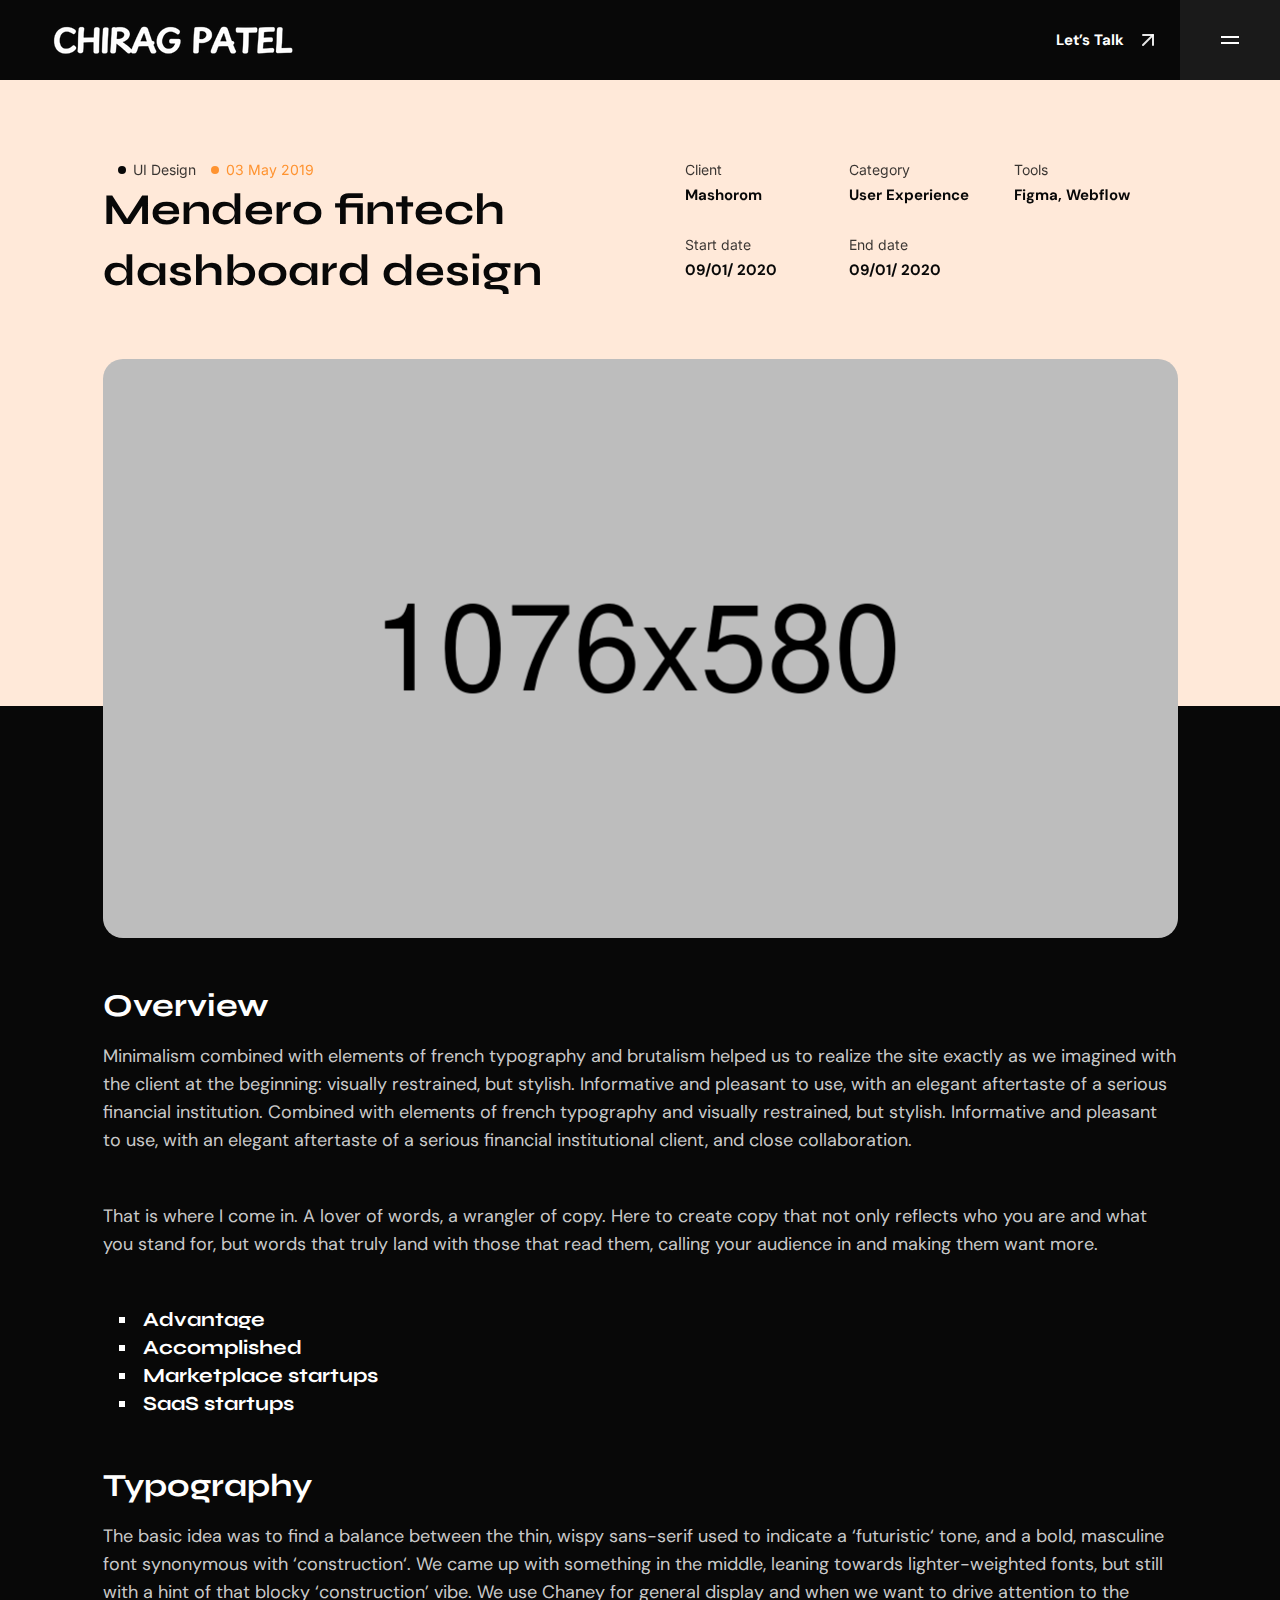
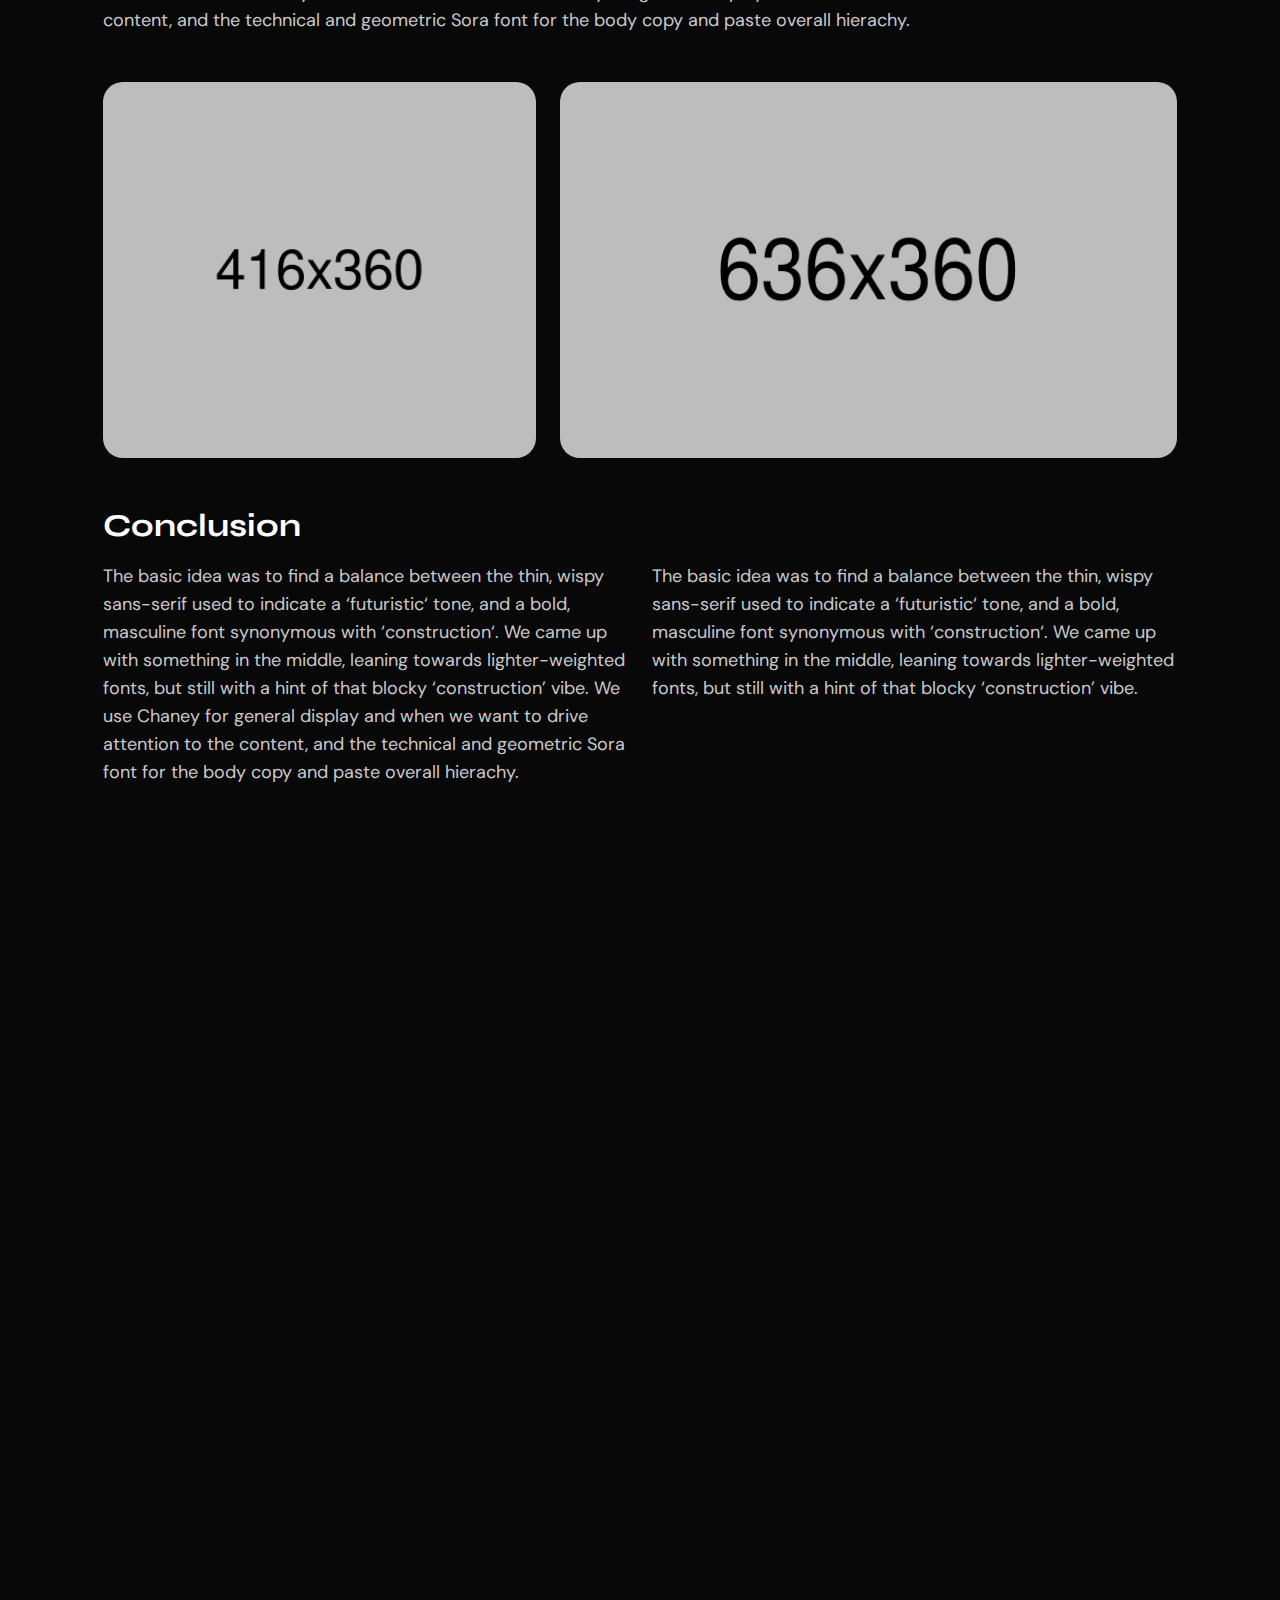
<file: project-details.html>
<!DOCTYPE html>
<html class="no-js" lang="en">

<head>
    <meta charset="utf-8" />
    <meta http-equiv="x-ua-compatible" content="ie=edge" />
    <title>Chirag Patel</title>
    <meta name="AdsBot-Google" content="noindex follow" />
    <meta name="description" content="Chirag Patel">
    <meta name="viewport" content="width=device-width, initial-scale=1, shrink-to-fit=no" />

    <!-- Favicon -->
    <link rel="shortcut icon" type="image/x-icon" href="assets/images/favicon.png" />

    <!-- CSS (Font, Vendor, Icon, Plugins & Style CSS files) -->

    <!-- Font CSS -->
    <link rel="preconnect" href="https://fonts.googleapis.com">
    <link rel="preconnect" href="https://fonts.gstatic.com" crossorigin>
    <link
        href="https://fonts.googleapis.com/css2?family=DM+Sans:ital,opsz,wght@0,9..40,100;0,9..40,200;0,9..40,300;0,9..40,400;0,9..40,500;0,9..40,600;0,9..40,700;0,9..40,800;0,9..40,900;0,9..40,1000;1,9..40,100;1,9..40,200;1,9..40,300;1,9..40,400;1,9..40,500;1,9..40,600;1,9..40,700;1,9..40,800;1,9..40,900;1,9..40,1000&family=Inter:wght@100;200;300;400;500;600;700;800;900&family=Poppins:ital,wght@0,100;0,200;0,300;0,400;0,500;0,600;0,700;0,800;0,900;1,100;1,200;1,300;1,400;1,500;1,600;1,700;1,800;1,900&family=Syne:wght@400;500;600;700;800&display=swap"
        rel="stylesheet">

    <!-- Vendor CSS (Bootstrap & Icon Font) -->
    <link rel="stylesheet" href="assets/css/vendor/bootstrap.min.css">

    <!-- Plugins CSS (All Plugins Files) -->
    <link rel="stylesheet" href="assets/css/plugins/aos.css">

    <!-- Style CSS -->
    <link rel="stylesheet" href="assets/css/pages/home.css">

</head>

<body>
    <div class="overflow-x-hidden">
        <!-- Header start -->

        <header id="sticky-header" class="header bg-dark">
            <div class="d-flex white-bg-header">

                <div class="flex-1 d-flex align-items-center justify-content-between">

                    <a href="index.html">
                        <img src="assets/images/logo/logo-light.png" alt="logo">
                    </a>

                    <!-- Link Start -->
                    <a href="contact.html"
                        class="d-flex align-items-center flex-wrap py-6px px-3 text-15 fw-bold leading-none mr-2 transition-all contact-link-warning">Let’s
                        Talk
                        <span class="d-inline-block ml-3 animate-arrow-up">
                            <svg width="24" height="24" viewBox="0 0 24 24" fill="none"
                                xmlns="http://www.w3.org/2000/svg">
                                <path d="M7 17L17 7" stroke="currentColor" stroke-opacity="0.9" stroke-width="2"
                                    stroke-linecap="round" stroke-linejoin="round" />
                                <path d="M7 7H17V17" stroke="currentColor" stroke-opacity="0.9" stroke-width="2"
                                    stroke-linecap="round" stroke-linejoin="round" />
                            </svg>
                        </span>
                    </a>
                    <!-- Link End -->
                </div>



                <!-- Button Start -->
                <div class="flex-none">
                    <button id="offcanvas-toggle"
                        class="border-0 bg-black d-flex align-align-items-center flex-wrap justify-content-center py-7 px-38"
                        data-bs-toggle="offcanvas" data-bs-target="#offcanvas" aria-controls="offcanvas">
                        <svg width="24" height="24" viewBox="0 0 24 24" fill="none" xmlns="http://www.w3.org/2000/svg">
                            <rect x="3" y="8" width="18" height="2" fill="white" />
                            <rect x="3" y="14" width="18" height="2" fill="white" />
                        </svg>

                    </button>
                </div>
                <!-- Button End -->

            </div>
        </header>


        <!-- offcanvas-menu start -->
        <div id="offcanvas"
            class="offcanvas offcanvas-end bg-dark d-flex flex-wrap flex-column justify-content-between">
            <!-- close button start -->

            <div>
                <div class="d-flex flex-wrap justify-content-between align-items-center offcanvas-header">
                    <a href="index.html">
                        <img src="assets/images/logo/logo-light.png" alt="">
                    </a>
                    <button id="offcanvas-close" class="offcanvas-close bg-primary border-0" data-bs-dismiss="offcanvas"
                        aria-label="Close">
                        <svg width="24" height="24" viewBox="0 0 24 24" fill="none" xmlns="http://www.w3.org/2000/svg">
                            <path fill-rule="evenodd" clip-rule="evenodd"
                                d="M19.2803 4.71967C19.5732 5.01256 19.5732 5.48744 19.2803 5.78033L5.78033 19.2803C5.48744 19.5732 5.01256 19.5732 4.71967 19.2803C4.42678 18.9874 4.42678 18.5126 4.71967 18.2197L18.2197 4.71967C18.5126 4.42678 18.9874 4.42678 19.2803 4.71967Z"
                                fill="white" />
                            <path fill-rule="evenodd" clip-rule="evenodd"
                                d="M4.71967 4.71967C5.01256 4.42678 5.48744 4.42678 5.78033 4.71967L19.2803 18.2197C19.5732 18.5126 19.5732 18.9874 19.2803 19.2803C18.9874 19.5732 18.5126 19.5732 18.2197 19.2803L4.71967 5.78033C4.42678 5.48744 4.42678 5.01256 4.71967 4.71967Z"
                                fill="white" />
                        </svg>
                    </button>
                </div>

                <!-- close button end -->

                <!-- offcanvas-menu start -->

                <nav class="offcanvas-nav d-flex flex-wrap flex-column justify-content-between">
                    <ul class="offcanvas-menu p-0 list-unstyled">
                        <li class="offcanvas-menu-item">
                            <a href="index.html"
                                class="text-white text-xl fw-bold font-Syne leading-none d-flex flex-wrap align-items-center justify-content-between offcanvas-menu-link">Home
                                <span class="d-inline-block animate-arrow-up">
                                    <svg width="24" height="24" viewBox="0 0 24 24" fill="none"
                                        xmlns="http://www.w3.org/2000/svg">
                                        <path d="M7 17L17 7" stroke="currentColor" stroke-opacity="0.9" stroke-width="2"
                                            stroke-linecap="round" stroke-linejoin="round"></path>
                                        <path d="M7 7H17V17" stroke="currentColor" stroke-opacity="0.9" stroke-width="2"
                                            stroke-linecap="round" stroke-linejoin="round"></path>
                                    </svg>
                                </span>
                            </a>
                        </li>
                        <li class="offcanvas-menu-item">
                            <a href="about.html"
                                class="text-white text-xl fw-bold font-Syne leading-none d-flex flex-wrap align-items-center justify-content-between offcanvas-menu-link">About
                                <span class="d-inline-block animate-arrow-up">
                                    <svg width="24" height="24" viewBox="0 0 24 24" fill="none"
                                        xmlns="http://www.w3.org/2000/svg">
                                        <path d="M7 17L17 7" stroke="currentColor" stroke-opacity="0.9" stroke-width="2"
                                            stroke-linecap="round" stroke-linejoin="round"></path>
                                        <path d="M7 7H17V17" stroke="currentColor" stroke-opacity="0.9" stroke-width="2"
                                            stroke-linecap="round" stroke-linejoin="round"></path>
                                    </svg>
                                </span>
                            </a>

                        </li>
                        <li class="offcanvas-menu-item">
                            <a href="projects.html"
                                class="text-white text-xl fw-bold font-Syne leading-none d-flex flex-wrap align-items-center justify-content-between offcanvas-menu-link">Project
                                <span class="d-inline-block animate-arrow-up">
                                    <svg width="24" height="24" viewBox="0 0 24 24" fill="none"
                                        xmlns="http://www.w3.org/2000/svg">
                                        <path d="M7 17L17 7" stroke="currentColor" stroke-opacity="0.9" stroke-width="2"
                                            stroke-linecap="round" stroke-linejoin="round"></path>
                                        <path d="M7 7H17V17" stroke="currentColor" stroke-opacity="0.9" stroke-width="2"
                                            stroke-linecap="round" stroke-linejoin="round"></path>
                                    </svg>
                                </span>
                            </a>
                        </li>

                        <li class="offcanvas-menu-item">
                            <a href="contact.html"
                                class="text-white text-xl fw-bold font-Syne leading-none d-flex flex-wrap align-items-center justify-content-between offcanvas-menu-link">Contact
                                <span class="d-inline-block animate-arrow-up">
                                    <svg width="24" height="24" viewBox="0 0 24 24" fill="none"
                                        xmlns="http://www.w3.org/2000/svg">
                                        <path d="M7 17L17 7" stroke="currentColor" stroke-opacity="0.9" stroke-width="2"
                                            stroke-linecap="round" stroke-linejoin="round"></path>
                                        <path d="M7 7H17V17" stroke="currentColor" stroke-opacity="0.9" stroke-width="2"
                                            stroke-linecap="round" stroke-linejoin="round"></path>
                                    </svg>
                                </span>
                            </a>
                        </li>

                    </ul>
                </nav>

            </div>


            <nav class="pb-10">
                <ul class="d-flex flex-wrap gap-x-4 align-items-center offcanvas-social-links p-0  list-unstyled">
                    <li><a href="#" class="text-white transition-all">
                            <svg width="24" height="24" viewBox="0 0 24 24" fill="none"
                                xmlns="http://www.w3.org/2000/svg">
                                <path
                                    d="M7.443 5.3501C8.082 5.3501 8.673 5.4001 9.213 5.5481C9.754 5.6471 10.197 5.8451 10.59 6.0921C10.984 6.3401 11.279 6.6861 11.475 7.1311C11.672 7.5761 11.771 8.1211 11.771 8.7141C11.771 9.4071 11.623 10.0001 11.279 10.4451C10.984 10.8911 10.492 11.2861 9.902 11.5831C10.738 11.8311 11.377 12.2761 11.771 12.8701C12.164 13.4631 12.41 14.2051 12.41 15.0461C12.41 15.7391 12.262 16.3321 12.016 16.8271C11.771 17.3221 11.377 17.7671 10.934 18.0641C10.4528 18.3824 9.92083 18.6164 9.361 18.7561C8.771 18.9051 8.181 19.0041 7.591 19.0041H1V5.3501H7.443ZM7.049 10.8901C7.59 10.8901 8.033 10.7421 8.377 10.4951C8.721 10.2481 8.869 9.8021 8.869 9.2581C8.869 8.9611 8.819 8.6651 8.721 8.4671C8.623 8.2691 8.475 8.1201 8.279 7.9721C8.082 7.8731 7.885 7.7741 7.639 7.7251C7.393 7.6751 7.148 7.6751 6.852 7.6751H4V10.8911H7.05L7.049 10.8901ZM7.197 16.7281C7.492 16.7281 7.787 16.6781 8.033 16.6291C8.279 16.5791 8.525 16.4811 8.721 16.3321C8.92138 16.1873 9.08903 16.002 9.213 15.7881C9.311 15.5411 9.41 15.2441 9.41 14.8981C9.41 14.2051 9.213 13.7111 8.82 13.3641C8.426 13.0671 7.885 12.9191 7.246 12.9191H4V16.7291L7.197 16.7281ZM16.689 16.6781C17.082 17.0741 17.672 17.2721 18.459 17.2721C19 17.2721 19.492 17.1241 19.885 16.8771C20.279 16.5801 20.525 16.2831 20.623 15.9871H23.033C22.639 17.1731 22.049 18.0141 21.263 18.5591C20.475 19.0531 19.541 19.3501 18.41 19.3501C17.6864 19.3523 16.9688 19.218 16.295 18.9541C15.6887 18.7267 15.148 18.353 14.721 17.8661C14.2643 17.4107 13.9267 16.8498 13.738 16.2331C13.492 15.5901 13.393 14.8981 13.393 14.1061C13.393 13.3641 13.492 12.6721 13.738 12.0281C13.9749 11.4085 14.3252 10.8384 14.771 10.3471C15.2201 9.88594 15.7543 9.51613 16.344 9.2581C17.0007 8.99416 17.7022 8.85969 18.41 8.8621C19.246 8.8621 19.984 9.0111 20.623 9.3571C21.263 9.7031 21.754 10.0991 22.147 10.6931C22.541 11.2371 22.837 11.8801 23.033 12.5731C23.131 13.2651 23.18 13.9581 23.131 14.7491H16C16 15.5411 16.295 16.2831 16.689 16.6791V16.6781ZM19.787 11.4841C19.443 11.1381 18.902 10.9401 18.262 10.9401C17.82 10.9401 17.475 11.0401 17.18 11.1881C16.885 11.3361 16.689 11.5341 16.492 11.7321C16.311 11.9234 16.1912 12.1643 16.148 12.4241C16.098 12.6721 16.049 12.8701 16.049 13.0671H20.475C20.377 12.3251 20.131 11.8311 19.787 11.4841ZM15.459 6.2901H20.967V7.6261H15.46V6.2901H15.459Z"
                                    fill="currentColor" fill-opacity="0.9"></path>
                            </svg>

                        </a></li>
                    <li><a href="#" class="text-white transition-all"><svg width="24" height="24" viewBox="0 0 24 24"
                                fill="none" xmlns="http://www.w3.org/2000/svg">
                                <path
                                    d="M6.94043 5.00002C6.94017 5.53046 6.7292 6.03906 6.35394 6.41394C5.97868 6.78883 5.46986 6.99929 4.93943 6.99902C4.409 6.99876 3.90039 6.78779 3.52551 6.41253C3.15062 6.03727 2.94016 5.52846 2.94043 4.99802C2.9407 4.46759 3.15166 3.95899 3.52692 3.5841C3.90218 3.20922 4.411 2.99876 4.94143 2.99902C5.47186 2.99929 5.98047 3.21026 6.35535 3.58552C6.73024 3.96078 6.9407 4.46959 6.94043 5.00002ZM7.00043 8.48002H3.00043V21H7.00043V8.48002ZM13.3204 8.48002H9.34043V21H13.2804V14.43C13.2804 10.77 18.0504 10.43 18.0504 14.43V21H22.0004V13.07C22.0004 6.90002 14.9404 7.13002 13.2804 10.16L13.3204 8.48002Z"
                                    fill="currentColor" fill-opacity="0.9"></path>
                            </svg>
                        </a></li>
                    <li><a href="#" class="text-white transition-all"><svg width="24" height="24" viewBox="0 0 24 24"
                                fill="none" xmlns="http://www.w3.org/2000/svg">
                                <path
                                    d="M19.989 11.572C19.907 9.99792 19.3596 8.4836 18.416 7.221C18.1285 7.53061 17.8212 7.82123 17.496 8.091C16.4969 8.92086 15.3805 9.5982 14.183 10.101C14.35 10.451 14.503 10.79 14.638 11.11V11.113C14.665 11.174 14.688 11.231 14.732 11.342L14.749 11.382C16.262 11.212 17.858 11.275 19.405 11.485C19.611 11.512 19.805 11.541 19.989 11.572ZM10.604 4.122C11.5786 5.49516 12.4772 6.92062 13.296 8.392C14.519 7.91 15.53 7.302 16.344 6.625C16.674 6.351 16.938 6.093 17.14 5.87C15.701 4.65972 13.8803 3.99733 12 4C11.524 4 11.058 4.042 10.604 4.121V4.122ZM4.253 9.997C4.93423 9.97981 5.61464 9.93878 6.293 9.874C7.93264 9.72734 9.55828 9.4525 11.155 9.052C10.3205 7.60221 9.41956 6.19171 8.455 4.825C7.42472 5.3354 6.51626 6.06141 5.79124 6.95379C5.06623 7.84617 4.54162 8.88404 4.253 9.997ZM5.783 17.035C6.25195 16.3575 6.77894 15.7221 7.358 15.136C8.812 13.646 10.528 12.486 12.514 11.846L12.576 11.828C12.411 11.464 12.256 11.139 12.1 10.833C10.264 11.368 8.33 11.702 6.403 11.875C5.463 11.96 4.62 11.997 4 12.003C3.99815 13.8356 4.62722 15.6128 5.783 17.035ZM15.004 19.415C14.6184 17.4703 14.0725 15.5607 13.372 13.706C11.372 14.433 9.776 15.496 8.543 16.764C8.0454 17.2664 7.60382 17.8213 7.226 18.419C8.60481 19.4478 10.2797 20.0025 12 20C13.0299 20.0015 14.0504 19.8035 15.005 19.417L15.004 19.415ZM16.878 18.34C18.4393 17.1398 19.5028 15.4057 19.865 13.47C19.525 13.385 19.094 13.3 18.62 13.234C17.5661 13.0823 16.4968 13.0712 15.44 13.201C16.035 14.8799 16.5154 16.5961 16.878 18.34ZM12 22C6.477 22 2 17.523 2 12C2 6.477 6.477 2 12 2C17.523 2 22 6.477 22 12C22 17.523 17.523 22 12 22Z"
                                    fill="currentColor" fill-opacity="0.9"></path>
                            </svg>
                        </a></li>
                    <li><a href="#" class="text-white transition-all"><svg width="24" height="24" viewBox="0 0 24 24"
                                fill="none" xmlns="http://www.w3.org/2000/svg">
                                <path
                                    d="M12.001 2C6.47598 2 2.00098 6.475 2.00098 12C1.99977 14.0992 2.65958 16.1454 3.88679 17.8484C5.114 19.5515 6.84631 20.8249 8.83798 21.488C9.33798 21.575 9.52598 21.275 9.52598 21.012C9.52598 20.775 9.51298 19.988 9.51298 19.15C7.00098 19.613 6.35098 18.538 6.15098 17.975C6.03798 17.687 5.55098 16.8 5.12598 16.562C4.77598 16.375 4.27598 15.912 5.11298 15.9C5.90098 15.887 6.46298 16.625 6.65098 16.925C7.55098 18.437 8.98798 18.012 9.56298 17.75C9.65098 17.1 9.91298 16.663 10.201 16.413C7.97598 16.163 5.65098 15.3 5.65098 11.475C5.65098 10.387 6.03798 9.488 6.67598 8.788C6.57598 8.538 6.22598 7.513 6.77598 6.138C6.77598 6.138 7.61298 5.875 9.52598 7.162C10.3401 6.9364 11.1812 6.82302 12.026 6.825C12.876 6.825 13.726 6.937 14.526 7.162C16.439 5.862 17.276 6.138 17.276 6.138C17.826 7.513 17.476 8.538 17.376 8.788C18.013 9.488 18.401 10.375 18.401 11.475C18.401 15.313 16.064 16.163 13.839 16.413C14.201 16.725 14.514 17.325 14.514 18.263C14.514 19.6 14.501 20.675 14.501 21.013C14.501 21.275 14.689 21.587 15.189 21.487C17.1738 20.8166 18.8985 19.5408 20.1203 17.8389C21.3421 16.1371 21.9995 14.095 22 12C22 6.475 17.525 2 12 2H12.001Z"
                                    fill="currentColor" fill-opacity="0.9"></path>
                            </svg>
                        </a></li>

                </ul>
            </nav>
        </div>
        <!-- offcanvas-menu end -->

        <!-- Header end -->

        <!-- Hero Section Start -->
        <section class="bg-secondary pt-20">
            <div class="max-w-1075 mx-auto banner-contents" data-aos="flip-down" data-aos-delay="300">
                <div class="row pb-12">
                    <div class="col-12 col-lg-6 mb-10">

                        <ul
                            class="d-flex flex-wrap text-sm fw-normal font-Inter leading-tight p-0 list-unstyled m-0 p-0 list-unstyled m-0">
                            <li class="blog-meta-item">
                                <a href="#">UI Design</a>
                            </li>
                            <li class="blog-meta-item">
                                <a href="#">03 May 2019</a>
                            </li>

                        </ul>


                        <h4 class="text-dark fw-bold font-Syne leading-snug banner-title">
                            Mendero fintech dashboard design
                        </h4>
                    </div>
                    <div class="col-12 col-lg-6">
                        <ul class="d-flex flex-wrap gap-y-6 gy-lg-0 clients-info">
                            <li class="d-flex flex-wrap flex-column gap-2 clients-info-item">
                                <span class="clients-info-text text-sm fw-normal font-Inter leading-tight">Client</span>
                                <h2 class="text-dark text-15 fw-bold font-sans leading-none">
                                    Mashorom</h2>
                            </li>
                            <li class="d-flex flex-wrap flex-column gap-2 clients-info-item">
                                <span
                                    class="clients-info-text text-sm fw-normal font-Inter leading-tight">Category</span>
                                <h4 class="text-dark text-15 fw-bold font-sans leading-none">User
                                    Experience
                                </h4>
                            </li>
                            <li class="d-flex flex-wrap flex-column gap-2 clients-info-item">
                                <span class="clients-info-text text-sm fw-normal font-Inter leading-tight">Tools</span>
                                <h4 class="text-dark text-15 fw-bold font-sans leading-none">
                                    Figma, Webflow
                                </h4>
                            </li>
                            <li class="d-flex flex-wrap flex-column gap-2 clients-info-item">
                                <span class="clients-info-text text-sm fw-normal font-Inter leading-tight">Start
                                    date</span>
                                <h4 class="text-dark text-15 fw-bold font-sans leading-none">
                                    09/01/ 2020</h4>
                            </li>
                            <li class="d-flex flex-wrap flex-column gap-2 clients-info-item">
                                <span class="clients-info-text text-sm fw-normal font-Inter leading-tight">End
                                    date</span>
                                <h4 class="text-dark text-15 fw-bold font-sans leading-none">
                                    09/01/ 2020</h4>
                            </li>
                        </ul>
                    </div>
                </div>
                <div class="row mb-12">
                    <div class="col-12">
                        <img class="w-full rounded-20" src="assets/images/blog-details/banner.png" alt="banner">
                    </div>
                </div>
            </div>
        </section>
        <!-- Hero Section End -->


        <section class="bg-dark dark-paragraph pb-120 project-details-section">
            <div class="max-w-1075 mx-auto banner-contents">
                <div class="grid grid-cols-1">

                    <h3 class="text-white text-32 fw-bold font-Syne leading-10 mb-4">Overview</h3>
                    <p class="paragraph mb-12">Minimalism combined with elements of french typography and brutalism
                        helped us to realize the
                        site exactly as we imagined with the client at the beginning: visually restrained, but
                        stylish.
                        Informative and pleasant to use, with an elegant aftertaste of a serious financial
                        institution.
                        Combined with elements of french typography and visually restrained, but stylish.
                        Informative
                        and pleasant to use, with an elegant aftertaste of a serious financial institutional client,
                        and
                        close collaboration.</p>
                    <p class="paragraph mb-12">That is where I come in. A lover of words, a wrangler of copy. Here
                        to
                        create copy that not only
                        reflects who you are and what you stand for, but words that truly land with those that read
                        them, calling your audience in and making them want more.</p>
                    <ul class="list-style-squre text-white text-xl fw-bold font-Syne mb-12 list-unstyled">
                        <li>
                            Advantage</li>
                        <li>
                            Accomplished</li>
                        <li>
                            Marketplace startups</li>
                        <li>
                            SaaS startups</li>
                    </ul>

                    <h3 class="text-white text-32 fw-bold font-Syne leading-10 mb-4">Typography</h3>
                    <p class="paragraph mb-12">
                        The basic idea was to find a balance between the thin, wispy sans-serif used to indicate a
                        ‘futuristic‘ tone, and a bold, masculine font synonymous with ‘construction‘. We came up
                        with
                        something in the middle, leaning towards lighter-weighted fonts, but still with a hint of
                        that
                        blocky ‘construction’ vibe. We use Chaney for general display and when we want to drive
                        attention to the content, and the technical and geometric Sora font for the body copy and
                        paste
                        overall hierachy.
                    </p>

                </div>
                <div class="row gy-6 mb-12">
                    <div class="col-12 col-sm-5">
                        <img class="w-100 h-100 rounded-20" src="assets/images/blog-details/post1.png" alt="post image">
                    </div>
                    <div class="col-12 col-sm-7">
                        <img class="w-100 h-100 rounded-20" src="assets/images/blog-details/post2.png" alt="post image">
                    </div>
                </div>

                <div class="grid grid-cols-1">
                    <h3 class="text-white text-32 fw-bold font-Syne leading-10 mb-4">Conclusion</h3>
                </div>

                <div class="row mb-n6">
                    <div class="col-12 col-lg-6 mb-6">
                        <p class="paragraph">The basic idea was to find a balance between the thin, wispy sans-serif
                            used to indicate a ‘futuristic‘ tone, and a bold, masculine font synonymous with
                            ‘construction‘.
                            We came up with something in the middle, leaning towards lighter-weighted fonts, but still
                            with
                            a hint of that blocky ‘construction’ vibe. We use Chaney for general display and when we
                            want to
                            drive attention to the content, and the technical and geometric Sora font for the body copy
                            and
                            paste overall hierachy.</p>
                    </div>
                    <div class="col-12 col-lg-6 mb-6">
                        <p class="paragraph">
                            The basic idea was to find a balance between the thin, wispy sans-serif used to indicate a
                            ‘futuristic‘ tone, and a bold, masculine font synonymous with ‘construction‘. We came up
                            with
                            something in the middle, leaning towards lighter-weighted fonts, but still with a hint of
                            that
                            blocky ‘construction’ vibe.
                        </p>
                    </div>


                </div>
            </div>
        </section>

        <!-- Project Section Start -->
        <section class="bg-dark pb-120">
            <div class="container">
                <div class="row mb-n6">
                    <div class="col-12" data-aos="flip-down" data-aos-delay="400">
                        <div
                            class="fw-bold font-Syne text-center leading-none d-flex flex-wrap flex-column gap-y-2 mb-10">
                            <span class="text-warning text-xl">Portfolio</span>
                            <h3 class="section-title text-white">
                                Related <span class="position-relative circle-shape portfolio-shape">wo</span>rk
                            </h3>
                        </div>
                    </div>

                    <div class="col-12 col-md-6 mb-6" data-aos="flip-down">
                        <div class="rounded-20 overflow-hidden mb-6">
                            <img src="assets/images/projects/project3.png" alt="project1">
                        </div>
                        <div class="d-flex flex-wrap flex-column gap-3">
                            <div class="d-flex flex-wrap gap-2">
                                <a class="text-xs fw-medium font-Inter leading-none px-4 rounded-40 portfolio-tag-link"
                                    href="projects.html">APP</a>
                                <a class="text-xs fw-medium font-Inter leading-none px-4 rounded-40 portfolio-tag-link"
                                    href="projects.html">DEVELOPMENT</a>

                            </div>
                            <div
                                class="d-flex flex-wrap align-items-center justify-content-between text-dark portfolio-title">
                                <h4 class="fw-bold font-Syne text-center leading-10 portfolio-link">
                                    <a class="transition-all" href="project-details.html">Basinik Finance App</a>
                                </h4>
                                <a class="animate-arrow-up" href="project-details.html">
                                    <svg width="40" height="40" viewBox="0 0 40 40" fill="none"
                                        xmlns="http://www.w3.org/2000/svg">
                                        <path fill-rule="evenodd" clip-rule="evenodd"
                                            d="M30.8839 9.11612C31.372 9.60427 31.372 10.3957 30.8839 10.8839L10.8839 30.8839C10.3957 31.372 9.60427 31.372 9.11612 30.8839C8.62796 30.3957 8.62796 29.6043 9.11612 29.1161L29.1161 9.11612C29.6043 8.62796 30.3957 8.62796 30.8839 9.11612Z"
                                            fill="currentColor" fill-opacity="0.9" />
                                        <path fill-rule="evenodd" clip-rule="evenodd"
                                            d="M12.5 10C12.5 9.30964 13.0596 8.75 13.75 8.75H30C30.6904 8.75 31.25 9.30964 31.25 10V26.25C31.25 26.9404 30.6904 27.5 30 27.5C29.3096 27.5 28.75 26.9404 28.75 26.25V11.25H13.75C13.0596 11.25 12.5 10.6904 12.5 10Z"
                                            fill="currentColor" fill-opacity="0.9" />
                                    </svg>

                                </a>
                            </div>
                        </div>
                    </div>

                    <div class="col-12 col-md-6 mb-6" data-aos="flip-down" data-aos-delay="300">
                        <div class="rounded-20 overflow-hidden mb-6">
                            <img src="assets/images/projects/project4.png" alt="project1">
                        </div>
                        <div class="d-flex flex-wrap flex-column gap-3">
                            <div class="d-flex flex-wrap gap-2">
                                <a class="text-xs fw-medium font-Inter leading-none px-4 rounded-40 portfolio-tag-link"
                                    href="projects.html">APP</a>
                                <a class="text-xs fw-medium font-Inter leading-none px-4 rounded-40 portfolio-tag-link"
                                    href="projects.html">DEVELOPMENT</a>

                            </div>
                            <div
                                class="d-flex flex-wrap align-items-center justify-content-between text-dark portfolio-title">
                                <h4 class="fw-bold font-Syne text-center leading-10 portfolio-link">
                                    <a class="transition-all" href="project-details.html">Oxilex Dashboard design</a>
                                </h4>
                                <a class="animate-arrow-up" href="project-details.html">
                                    <svg width="40" height="40" viewBox="0 0 40 40" fill="none"
                                        xmlns="http://www.w3.org/2000/svg">
                                        <path fill-rule="evenodd" clip-rule="evenodd"
                                            d="M30.8839 9.11612C31.372 9.60427 31.372 10.3957 30.8839 10.8839L10.8839 30.8839C10.3957 31.372 9.60427 31.372 9.11612 30.8839C8.62796 30.3957 8.62796 29.6043 9.11612 29.1161L29.1161 9.11612C29.6043 8.62796 30.3957 8.62796 30.8839 9.11612Z"
                                            fill="currentColor" fill-opacity="0.9" />
                                        <path fill-rule="evenodd" clip-rule="evenodd"
                                            d="M12.5 10C12.5 9.30964 13.0596 8.75 13.75 8.75H30C30.6904 8.75 31.25 9.30964 31.25 10V26.25C31.25 26.9404 30.6904 27.5 30 27.5C29.3096 27.5 28.75 26.9404 28.75 26.25V11.25H13.75C13.0596 11.25 12.5 10.6904 12.5 10Z"
                                            fill="currentColor" fill-opacity="0.9" />
                                    </svg>

                                </a>
                            </div>
                        </div>
                    </div>
                </div>
            </div>
        </section>
        <!-- Project Section End -->


        <!-- Footer Start -->
        <footer class="footer bg-black">
            <div class="container">
                <div class="overflow-x-hidden" data-aos="flip-down" data-aos-delay="500">
                    <div class="footer-grid">
                        <div class="pt-12">
                            <h3 class="section-title text-white mb-0"><span
                                    class="position-relative circle-shape footer-shape">Le</span>
                                t’s work together</h3>
                            <div class="d-flex flex-wrap align-items-center mt-10">
                                <div class="footer-social">
                                    <ul
                                        class="d-flex flex-wrap gap-x-4 align-items-center list-unstyled p-0 footer-social-links">

                                        <li><a href="#" class="text-white footer-social-link"><svg width="24"
                                                    height="24" viewBox="0 0 24 24" fill="none"
                                                    xmlns="http://www.w3.org/2000/svg">
                                                    <path
                                                        d="M6.94043 5.00002C6.94017 5.53046 6.7292 6.03906 6.35394 6.41394C5.97868 6.78883 5.46986 6.99929 4.93943 6.99902C4.409 6.99876 3.90039 6.78779 3.52551 6.41253C3.15062 6.03727 2.94016 5.52846 2.94043 4.99802C2.9407 4.46759 3.15166 3.95899 3.52692 3.5841C3.90218 3.20922 4.411 2.99876 4.94143 2.99902C5.47186 2.99929 5.98047 3.21026 6.35535 3.58552C6.73024 3.96078 6.9407 4.46959 6.94043 5.00002ZM7.00043 8.48002H3.00043V21H7.00043V8.48002ZM13.3204 8.48002H9.34043V21H13.2804V14.43C13.2804 10.77 18.0504 10.43 18.0504 14.43V21H22.0004V13.07C22.0004 6.90002 14.9404 7.13002 13.2804 10.16L13.3204 8.48002Z"
                                                        fill="currentColor" fill-opacity="0.9"></path>
                                                </svg>
                                            </a></li>

                                        <li><a href="#" class="text-white footer-social-link"><svg width="24"
                                                    height="24" viewBox="0 0 24 24" fill="none"
                                                    xmlns="http://www.w3.org/2000/svg">
                                                    <path
                                                        d="M12.001 2C6.47598 2 2.00098 6.475 2.00098 12C1.99977 14.0992 2.65958 16.1454 3.88679 17.8484C5.114 19.5515 6.84631 20.8249 8.83798 21.488C9.33798 21.575 9.52598 21.275 9.52598 21.012C9.52598 20.775 9.51298 19.988 9.51298 19.15C7.00098 19.613 6.35098 18.538 6.15098 17.975C6.03798 17.687 5.55098 16.8 5.12598 16.562C4.77598 16.375 4.27598 15.912 5.11298 15.9C5.90098 15.887 6.46298 16.625 6.65098 16.925C7.55098 18.437 8.98798 18.012 9.56298 17.75C9.65098 17.1 9.91298 16.663 10.201 16.413C7.97598 16.163 5.65098 15.3 5.65098 11.475C5.65098 10.387 6.03798 9.488 6.67598 8.788C6.57598 8.538 6.22598 7.513 6.77598 6.138C6.77598 6.138 7.61298 5.875 9.52598 7.162C10.3401 6.9364 11.1812 6.82302 12.026 6.825C12.876 6.825 13.726 6.937 14.526 7.162C16.439 5.862 17.276 6.138 17.276 6.138C17.826 7.513 17.476 8.538 17.376 8.788C18.013 9.488 18.401 10.375 18.401 11.475C18.401 15.313 16.064 16.163 13.839 16.413C14.201 16.725 14.514 17.325 14.514 18.263C14.514 19.6 14.501 20.675 14.501 21.013C14.501 21.275 14.689 21.587 15.189 21.487C17.1738 20.8166 18.8985 19.5408 20.1203 17.8389C21.3421 16.1371 21.9995 14.095 22 12C22 6.475 17.525 2 12 2H12.001Z"
                                                        fill="currentColor" fill-opacity="0.9"></path>
                                                </svg>
                                            </a></li>

                                    </ul>
                                </div>
                            </div>
                        </div>


                        <div class="d-flex flex-column justify-content-between service-contact-card-footer">
                            <h3 class="text-xl fw-bold font-Syne text-white">Looking for a iOS Deleloper?</h3>
                            <div class="d-flex justify-content-between align-items-center">
                                <p class="text-2xl font-Syne leading-none text-warning">pchirag30124@gmail.com</p>
                                <a href="#" class="text-white animate-arrow-up">
                                    <svg width="40" height="40" viewBox="0 0 40 40" fill="none"
                                        xmlns="http://www.w3.org/2000/svg">
                                        <path d="M11.6667 28.3334L28.3334 11.6667" stroke="currentColor"
                                            stroke-width="1.5" stroke-linecap="round" stroke-linejoin="round" />
                                        <path d="M11.6667 11.6667H28.3334V28.3334" stroke="currentColor"
                                            stroke-width="1.5" stroke-linecap="round" stroke-linejoin="round" />
                                    </svg>

                                </a>
                            </div>
                        </div>

                        <div class="d-flex flex-column justify-content-between service-contact-card-footer">
                            <h3 class="text-xl fw-bold font-Syne text-white">Want a more in-depth look at my history?
                            </h3>
                            <div class="d-flex justify-content-between align-items-center">
                                <p class="text-2xl fw-bold font-Syne leading-none text-warning">+1(469)936-0057</p>
                                <a href="#" class="text-white animate-arrow-up">
                                    <svg width="40" height="40" viewBox="0 0 40 40" fill="none"
                                        xmlns="http://www.w3.org/2000/svg">
                                        <path d="M11.6667 28.3334L28.3334 11.6667" stroke="currentColor"
                                            stroke-width="1.5" stroke-linecap="round" stroke-linejoin="round" />
                                        <path d="M11.6667 11.6667H28.3334V28.3334" stroke="currentColor"
                                            stroke-width="1.5" stroke-linecap="round" stroke-linejoin="round" />
                                    </svg>

                                </a>
                            </div>
                        </div>
                    </div>
                    <div class="row">
                        <div class="col-12">
                            <div class="py-72">
                                <h1 class="text-white hero-title font-Syne fw-bold position-relative z-1"
                                    data-aos="fade-right" data-aos-delay="400" fill="#FFE9D9">
                                    Chirag Patel
                                </h1>

                            </div>
                        </div>
                    </div>
                    <div class=" pt-6 copyright">
                        <div class="row">

                            <div class="col-12 col-sm-8 order-last order-sm-first">
                                <p class="text-white text-lg fw-normal font-sans leading-7">©2025 Chirag Patel,
                                    All Rights
                                    Reserved
                                </p>
                            </div>
                            <div class="col-12 col-sm-4 order-first order-sm-last">
                                <div class="d-flex justify-content-end mb-2 mb-sm-0">
                                    <a id="scrollUp" class="d-flex flex-wrap align-items-center gap-2" href="#"
                                        aria-label="scroll up">
                                        <span class="text-white text-lg fw-normal font-sans leading-7 transition-all">
                                            Back to Top</span>
                                        <svg width="24" height="24" viewBox="0 0 24 24" fill="none"
                                            xmlns="http://www.w3.org/2000/svg">
                                            <path d="M12 19V5" stroke="#FFB646" stroke-width="2" stroke-linecap="round"
                                                stroke-linejoin="round" />
                                            <path d="M19 12L12 5L5 12" stroke="#FFB646" stroke-width="2"
                                                stroke-linecap="round" stroke-linejoin="round" />
                                        </svg>

                                    </a>
                                </div>
                            </div>
                        </div>
                    </div>


                </div>
            </div>
        </footer>
        <!-- Footer End -->
    </div>



    <!-- JS Vendor, Plugins & Activation Script Files -->

    <!-- Vendors JS -->
    <script src="assets/js/vendor/modernizr-3.11.7.min.js"></script>
    <script src="assets/js/vendor/jquery-3.6.0.min.js"></script>
    <script src="assets/js/vendor/jquery-migrate-3.3.2.min.js"></script>
    <script src="assets/js/vendor/bootstrap.bundle.min.js"></script>

    <!-- Plugins JS -->
    <script src="assets/js/plugins/aos.js">
    </script>

    <!-- Activation JS -->
    <script src="assets/js/main.js"></script>

</body>

</html>
</file>
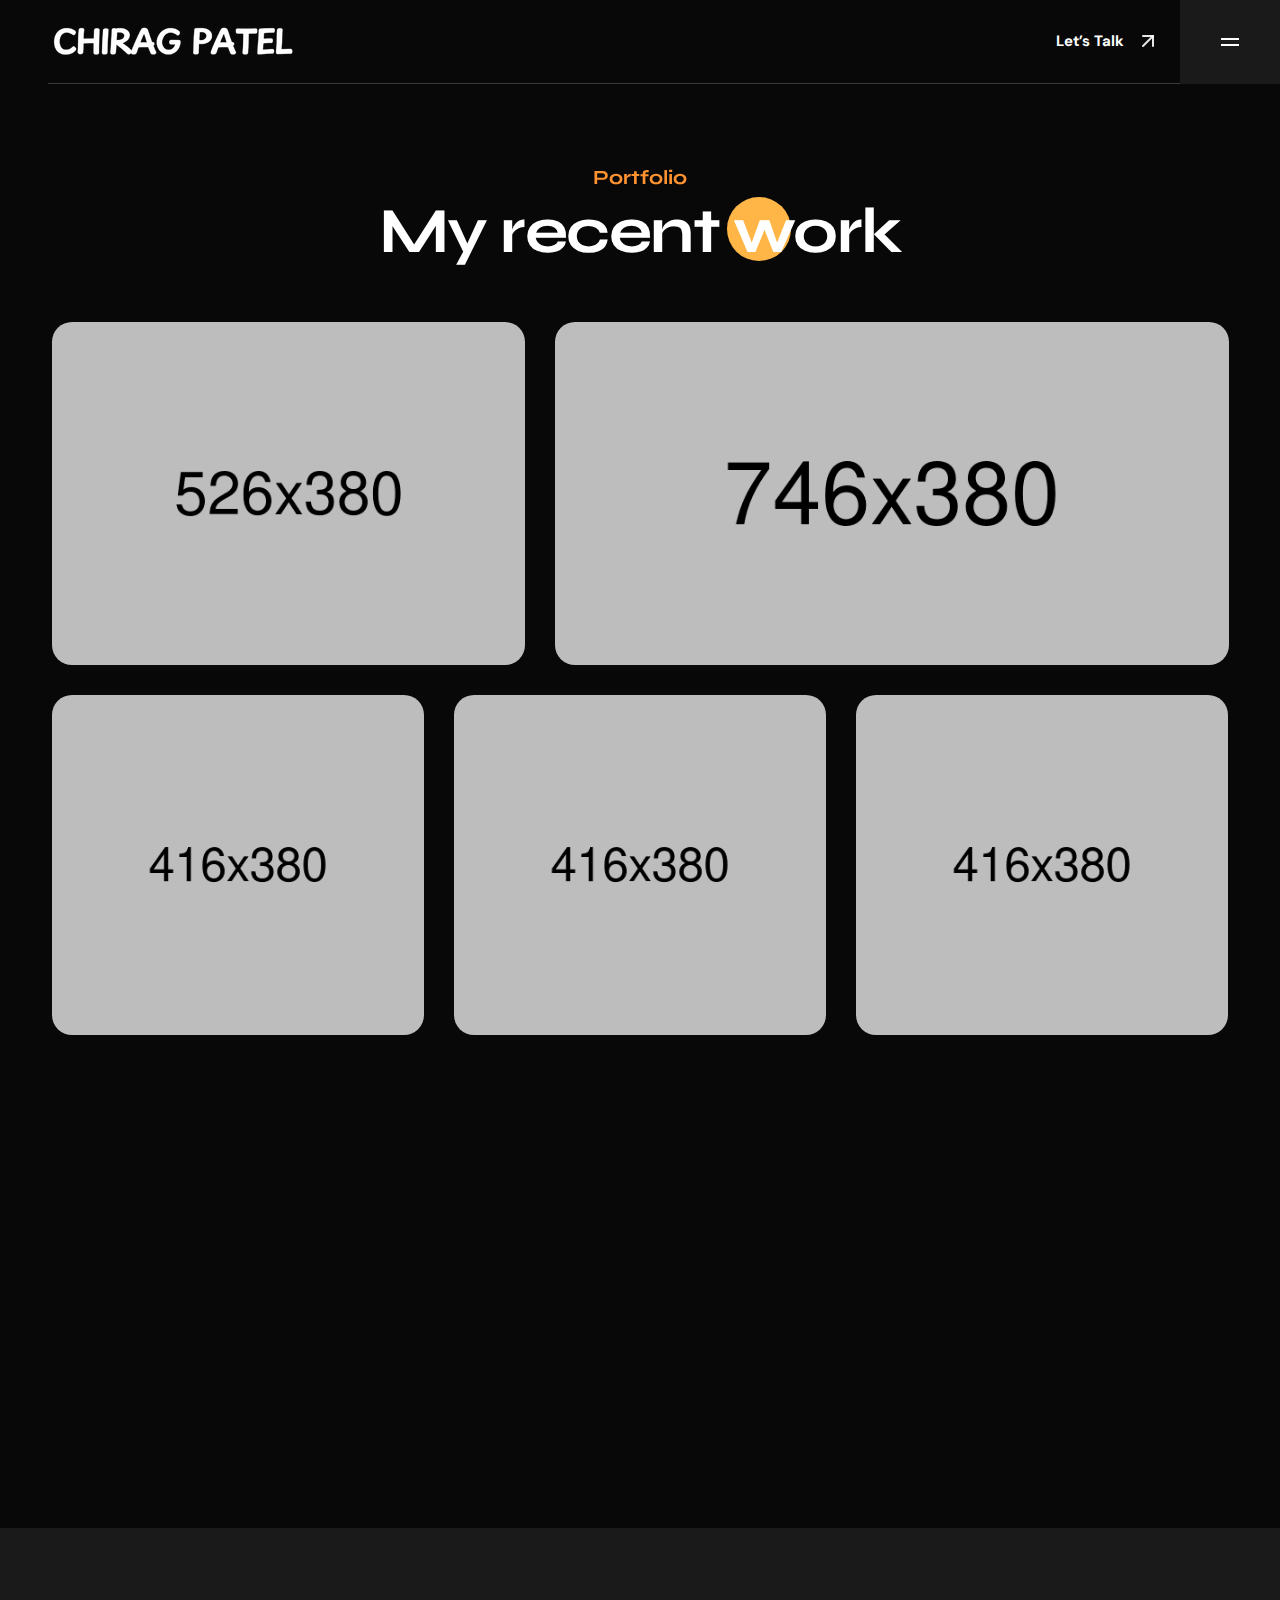
<file: projects.html>
<!DOCTYPE html>
<html class="no-js" lang="en">

<head>
    <meta charset="utf-8" />
    <meta http-equiv="x-ua-compatible" content="ie=edge" />
    <title>Chirag Patel</title>
    <meta name="AdsBot-Google" content="noindex follow" />
    <meta name="description" content="Chirag Patel">
    <meta name="viewport" content="width=device-width, initial-scale=1, shrink-to-fit=no" />

    <!-- Favicon -->
    <link rel="shortcut icon" type="image/x-icon" href="assets/images/favicon.png" />

    <!-- CSS (Font, Vendor, Icon, Plugins & Style CSS files) -->

    <!-- Font CSS -->
    <link rel="preconnect" href="https://fonts.googleapis.com">
    <link rel="preconnect" href="https://fonts.gstatic.com" crossorigin>
    <link
        href="https://fonts.googleapis.com/css2?family=DM+Sans:ital,opsz,wght@0,9..40,100;0,9..40,200;0,9..40,300;0,9..40,400;0,9..40,500;0,9..40,600;0,9..40,700;0,9..40,800;0,9..40,900;0,9..40,1000;1,9..40,100;1,9..40,200;1,9..40,300;1,9..40,400;1,9..40,500;1,9..40,600;1,9..40,700;1,9..40,800;1,9..40,900;1,9..40,1000&family=Inter:wght@100;200;300;400;500;600;700;800;900&family=Poppins:ital,wght@0,100;0,200;0,300;0,400;0,500;0,600;0,700;0,800;0,900;1,100;1,200;1,300;1,400;1,500;1,600;1,700;1,800;1,900&family=Syne:wght@400;500;600;700;800&display=swap"
        rel="stylesheet">

    <!-- Vendor CSS (Bootstrap & Icon Font) -->
    <link rel="stylesheet" href="assets/css/vendor/bootstrap.min.css">

    <!-- Plugins CSS (All Plugins Files) -->
    <link rel="stylesheet" href="assets/css/plugins/aos.css">

    <!-- Style CSS -->
    <link rel="stylesheet" href="assets/css/pages/home.css">

</head>

<body class="bg-dark">
    <div class="overflow-x-hidden">
        <!-- Header start -->

        <header id="sticky-header" class="white-header bg-dark">
            <div class="d-flex justify-content-between header-inner">

                <div class="header-border-bottom d-flex align-items-center justify-content-between flex-grow-1">

                    <a href="index.html">
                        <img src="assets/images/logo/logo-light.png" alt="logo">
                    </a>

                    <!-- Link Start -->
                    <a href="contact.html"
                        class="d-flex align-items-center flex-wrap fw-bold text-dark lh-1 contact-link">Let’s
                        Talk
                        <span class="animate-arrow-up">
                            <svg width="24" height="24" viewBox="0 0 24 24" fill="none"
                                xmlns="http://www.w3.org/2000/svg">
                                <path d="M7 17L17 7" stroke="currentColor" stroke-opacity="0.9" stroke-width="2"
                                    stroke-linecap="round" stroke-linejoin="round" />
                                <path d="M7 7H17V17" stroke="currentColor" stroke-opacity="0.9" stroke-width="2"
                                    stroke-linecap="round" stroke-linejoin="round" />
                            </svg>
                        </span>
                    </a>
                    <!-- Link End -->
                </div>

                <!-- Button Start -->
                <button id="offcanvas-toggle" class="bg-black border-0 offcanvas-toggle" data-bs-toggle="offcanvas"
                    data-bs-target="#offcanvas" aria-controls="offcanvas">
                    <svg width="24" height="24" viewBox="0 0 24 24" fill="none" xmlns="http://www.w3.org/2000/svg">
                        <rect x="3" y="8" width="18" height="2" fill="white" />
                        <rect x="3" y="14" width="18" height="2" fill="white" />
                    </svg>

                </button>
                <!-- Button End -->

            </div>
        </header>


        <!-- offcanvas-menu start -->
        <div id="offcanvas"
            class="offcanvas offcanvas-end bg-dark d-flex flex-wrap flex-column justify-content-between">
            <!-- close button start -->

            <div>
                <div class="d-flex flex-wrap justify-content-between align-items-center offcanvas-header">
                    <a href="index.html">
                        <img src="assets/images/logo/logo-light.png" alt="">
                    </a>
                    <button id="offcanvas-close" class="offcanvas-close bg-primary border-0" data-bs-dismiss="offcanvas"
                        aria-label="Close">
                        <svg width="24" height="24" viewBox="0 0 24 24" fill="none" xmlns="http://www.w3.org/2000/svg">
                            <path fill-rule="evenodd" clip-rule="evenodd"
                                d="M19.2803 4.71967C19.5732 5.01256 19.5732 5.48744 19.2803 5.78033L5.78033 19.2803C5.48744 19.5732 5.01256 19.5732 4.71967 19.2803C4.42678 18.9874 4.42678 18.5126 4.71967 18.2197L18.2197 4.71967C18.5126 4.42678 18.9874 4.42678 19.2803 4.71967Z"
                                fill="white" />
                            <path fill-rule="evenodd" clip-rule="evenodd"
                                d="M4.71967 4.71967C5.01256 4.42678 5.48744 4.42678 5.78033 4.71967L19.2803 18.2197C19.5732 18.5126 19.5732 18.9874 19.2803 19.2803C18.9874 19.5732 18.5126 19.5732 18.2197 19.2803L4.71967 5.78033C4.42678 5.48744 4.42678 5.01256 4.71967 4.71967Z"
                                fill="white" />
                        </svg>
                    </button>
                </div>

                <!-- close button end -->

                <!-- offcanvas-menu start -->

                <nav class="offcanvas-nav d-flex flex-wrap flex-column justify-content-between">
                    <ul class="offcanvas-menu p-0 list-unstyled">
                        <li class="offcanvas-menu-item">
                            <a href="index.html"
                                class="text-white text-xl fw-bold font-Syne leading-none d-flex flex-wrap align-items-center justify-content-between offcanvas-menu-link">Home
                                <span class="d-inline-block animate-arrow-up">
                                    <svg width="24" height="24" viewBox="0 0 24 24" fill="none"
                                        xmlns="http://www.w3.org/2000/svg">
                                        <path d="M7 17L17 7" stroke="currentColor" stroke-opacity="0.9" stroke-width="2"
                                            stroke-linecap="round" stroke-linejoin="round"></path>
                                        <path d="M7 7H17V17" stroke="currentColor" stroke-opacity="0.9" stroke-width="2"
                                            stroke-linecap="round" stroke-linejoin="round"></path>
                                    </svg>
                                </span>
                            </a>
                        </li>
                        <li class="offcanvas-menu-item">
                            <a href="about.html"
                                class="text-white text-xl fw-bold font-Syne leading-none d-flex flex-wrap align-items-center justify-content-between offcanvas-menu-link">About
                                <span class="d-inline-block animate-arrow-up">
                                    <svg width="24" height="24" viewBox="0 0 24 24" fill="none"
                                        xmlns="http://www.w3.org/2000/svg">
                                        <path d="M7 17L17 7" stroke="currentColor" stroke-opacity="0.9" stroke-width="2"
                                            stroke-linecap="round" stroke-linejoin="round"></path>
                                        <path d="M7 7H17V17" stroke="currentColor" stroke-opacity="0.9" stroke-width="2"
                                            stroke-linecap="round" stroke-linejoin="round"></path>
                                    </svg>
                                </span>
                            </a>

                        </li>
                        <li class="offcanvas-menu-item">
                            <a href="projects.html"
                                class="text-white text-xl fw-bold font-Syne leading-none d-flex flex-wrap align-items-center justify-content-between offcanvas-menu-link">Project
                                <span class="d-inline-block animate-arrow-up">
                                    <svg width="24" height="24" viewBox="0 0 24 24" fill="none"
                                        xmlns="http://www.w3.org/2000/svg">
                                        <path d="M7 17L17 7" stroke="currentColor" stroke-opacity="0.9" stroke-width="2"
                                            stroke-linecap="round" stroke-linejoin="round"></path>
                                        <path d="M7 7H17V17" stroke="currentColor" stroke-opacity="0.9" stroke-width="2"
                                            stroke-linecap="round" stroke-linejoin="round"></path>
                                    </svg>
                                </span>
                            </a>
                        </li>


                        <li class="offcanvas-menu-item">
                            <a href="contact.html"
                                class="text-white text-xl fw-bold font-Syne leading-none d-flex flex-wrap align-items-center justify-content-between offcanvas-menu-link">Contact
                                <span class="d-inline-block animate-arrow-up">
                                    <svg width="24" height="24" viewBox="0 0 24 24" fill="none"
                                        xmlns="http://www.w3.org/2000/svg">
                                        <path d="M7 17L17 7" stroke="currentColor" stroke-opacity="0.9" stroke-width="2"
                                            stroke-linecap="round" stroke-linejoin="round"></path>
                                        <path d="M7 7H17V17" stroke="currentColor" stroke-opacity="0.9" stroke-width="2"
                                            stroke-linecap="round" stroke-linejoin="round"></path>
                                    </svg>
                                </span>
                            </a>
                        </li>

                    </ul>
                </nav>

            </div>


            <nav class="pb-10">
                <ul class="d-flex flex-wrap gap-x-4 align-items-center offcanvas-social-links p-0  list-unstyled">
                    <li><a href="#" class="text-white transition-all">
                            <svg width="24" height="24" viewBox="0 0 24 24" fill="none"
                                xmlns="http://www.w3.org/2000/svg">
                                <path
                                    d="M7.443 5.3501C8.082 5.3501 8.673 5.4001 9.213 5.5481C9.754 5.6471 10.197 5.8451 10.59 6.0921C10.984 6.3401 11.279 6.6861 11.475 7.1311C11.672 7.5761 11.771 8.1211 11.771 8.7141C11.771 9.4071 11.623 10.0001 11.279 10.4451C10.984 10.8911 10.492 11.2861 9.902 11.5831C10.738 11.8311 11.377 12.2761 11.771 12.8701C12.164 13.4631 12.41 14.2051 12.41 15.0461C12.41 15.7391 12.262 16.3321 12.016 16.8271C11.771 17.3221 11.377 17.7671 10.934 18.0641C10.4528 18.3824 9.92083 18.6164 9.361 18.7561C8.771 18.9051 8.181 19.0041 7.591 19.0041H1V5.3501H7.443ZM7.049 10.8901C7.59 10.8901 8.033 10.7421 8.377 10.4951C8.721 10.2481 8.869 9.8021 8.869 9.2581C8.869 8.9611 8.819 8.6651 8.721 8.4671C8.623 8.2691 8.475 8.1201 8.279 7.9721C8.082 7.8731 7.885 7.7741 7.639 7.7251C7.393 7.6751 7.148 7.6751 6.852 7.6751H4V10.8911H7.05L7.049 10.8901ZM7.197 16.7281C7.492 16.7281 7.787 16.6781 8.033 16.6291C8.279 16.5791 8.525 16.4811 8.721 16.3321C8.92138 16.1873 9.08903 16.002 9.213 15.7881C9.311 15.5411 9.41 15.2441 9.41 14.8981C9.41 14.2051 9.213 13.7111 8.82 13.3641C8.426 13.0671 7.885 12.9191 7.246 12.9191H4V16.7291L7.197 16.7281ZM16.689 16.6781C17.082 17.0741 17.672 17.2721 18.459 17.2721C19 17.2721 19.492 17.1241 19.885 16.8771C20.279 16.5801 20.525 16.2831 20.623 15.9871H23.033C22.639 17.1731 22.049 18.0141 21.263 18.5591C20.475 19.0531 19.541 19.3501 18.41 19.3501C17.6864 19.3523 16.9688 19.218 16.295 18.9541C15.6887 18.7267 15.148 18.353 14.721 17.8661C14.2643 17.4107 13.9267 16.8498 13.738 16.2331C13.492 15.5901 13.393 14.8981 13.393 14.1061C13.393 13.3641 13.492 12.6721 13.738 12.0281C13.9749 11.4085 14.3252 10.8384 14.771 10.3471C15.2201 9.88594 15.7543 9.51613 16.344 9.2581C17.0007 8.99416 17.7022 8.85969 18.41 8.8621C19.246 8.8621 19.984 9.0111 20.623 9.3571C21.263 9.7031 21.754 10.0991 22.147 10.6931C22.541 11.2371 22.837 11.8801 23.033 12.5731C23.131 13.2651 23.18 13.9581 23.131 14.7491H16C16 15.5411 16.295 16.2831 16.689 16.6791V16.6781ZM19.787 11.4841C19.443 11.1381 18.902 10.9401 18.262 10.9401C17.82 10.9401 17.475 11.0401 17.18 11.1881C16.885 11.3361 16.689 11.5341 16.492 11.7321C16.311 11.9234 16.1912 12.1643 16.148 12.4241C16.098 12.6721 16.049 12.8701 16.049 13.0671H20.475C20.377 12.3251 20.131 11.8311 19.787 11.4841ZM15.459 6.2901H20.967V7.6261H15.46V6.2901H15.459Z"
                                    fill="currentColor" fill-opacity="0.9"></path>
                            </svg>

                        </a></li>
                    <li><a href="#" class="text-white transition-all"><svg width="24" height="24" viewBox="0 0 24 24"
                                fill="none" xmlns="http://www.w3.org/2000/svg">
                                <path
                                    d="M6.94043 5.00002C6.94017 5.53046 6.7292 6.03906 6.35394 6.41394C5.97868 6.78883 5.46986 6.99929 4.93943 6.99902C4.409 6.99876 3.90039 6.78779 3.52551 6.41253C3.15062 6.03727 2.94016 5.52846 2.94043 4.99802C2.9407 4.46759 3.15166 3.95899 3.52692 3.5841C3.90218 3.20922 4.411 2.99876 4.94143 2.99902C5.47186 2.99929 5.98047 3.21026 6.35535 3.58552C6.73024 3.96078 6.9407 4.46959 6.94043 5.00002ZM7.00043 8.48002H3.00043V21H7.00043V8.48002ZM13.3204 8.48002H9.34043V21H13.2804V14.43C13.2804 10.77 18.0504 10.43 18.0504 14.43V21H22.0004V13.07C22.0004 6.90002 14.9404 7.13002 13.2804 10.16L13.3204 8.48002Z"
                                    fill="currentColor" fill-opacity="0.9"></path>
                            </svg>
                        </a></li>
                    <li><a href="#" class="text-white transition-all"><svg width="24" height="24" viewBox="0 0 24 24"
                                fill="none" xmlns="http://www.w3.org/2000/svg">
                                <path
                                    d="M19.989 11.572C19.907 9.99792 19.3596 8.4836 18.416 7.221C18.1285 7.53061 17.8212 7.82123 17.496 8.091C16.4969 8.92086 15.3805 9.5982 14.183 10.101C14.35 10.451 14.503 10.79 14.638 11.11V11.113C14.665 11.174 14.688 11.231 14.732 11.342L14.749 11.382C16.262 11.212 17.858 11.275 19.405 11.485C19.611 11.512 19.805 11.541 19.989 11.572ZM10.604 4.122C11.5786 5.49516 12.4772 6.92062 13.296 8.392C14.519 7.91 15.53 7.302 16.344 6.625C16.674 6.351 16.938 6.093 17.14 5.87C15.701 4.65972 13.8803 3.99733 12 4C11.524 4 11.058 4.042 10.604 4.121V4.122ZM4.253 9.997C4.93423 9.97981 5.61464 9.93878 6.293 9.874C7.93264 9.72734 9.55828 9.4525 11.155 9.052C10.3205 7.60221 9.41956 6.19171 8.455 4.825C7.42472 5.3354 6.51626 6.06141 5.79124 6.95379C5.06623 7.84617 4.54162 8.88404 4.253 9.997ZM5.783 17.035C6.25195 16.3575 6.77894 15.7221 7.358 15.136C8.812 13.646 10.528 12.486 12.514 11.846L12.576 11.828C12.411 11.464 12.256 11.139 12.1 10.833C10.264 11.368 8.33 11.702 6.403 11.875C5.463 11.96 4.62 11.997 4 12.003C3.99815 13.8356 4.62722 15.6128 5.783 17.035ZM15.004 19.415C14.6184 17.4703 14.0725 15.5607 13.372 13.706C11.372 14.433 9.776 15.496 8.543 16.764C8.0454 17.2664 7.60382 17.8213 7.226 18.419C8.60481 19.4478 10.2797 20.0025 12 20C13.0299 20.0015 14.0504 19.8035 15.005 19.417L15.004 19.415ZM16.878 18.34C18.4393 17.1398 19.5028 15.4057 19.865 13.47C19.525 13.385 19.094 13.3 18.62 13.234C17.5661 13.0823 16.4968 13.0712 15.44 13.201C16.035 14.8799 16.5154 16.5961 16.878 18.34ZM12 22C6.477 22 2 17.523 2 12C2 6.477 6.477 2 12 2C17.523 2 22 6.477 22 12C22 17.523 17.523 22 12 22Z"
                                    fill="currentColor" fill-opacity="0.9"></path>
                            </svg>
                        </a></li>
                    <li><a href="#" class="text-white transition-all"><svg width="24" height="24" viewBox="0 0 24 24"
                                fill="none" xmlns="http://www.w3.org/2000/svg">
                                <path
                                    d="M12.001 2C6.47598 2 2.00098 6.475 2.00098 12C1.99977 14.0992 2.65958 16.1454 3.88679 17.8484C5.114 19.5515 6.84631 20.8249 8.83798 21.488C9.33798 21.575 9.52598 21.275 9.52598 21.012C9.52598 20.775 9.51298 19.988 9.51298 19.15C7.00098 19.613 6.35098 18.538 6.15098 17.975C6.03798 17.687 5.55098 16.8 5.12598 16.562C4.77598 16.375 4.27598 15.912 5.11298 15.9C5.90098 15.887 6.46298 16.625 6.65098 16.925C7.55098 18.437 8.98798 18.012 9.56298 17.75C9.65098 17.1 9.91298 16.663 10.201 16.413C7.97598 16.163 5.65098 15.3 5.65098 11.475C5.65098 10.387 6.03798 9.488 6.67598 8.788C6.57598 8.538 6.22598 7.513 6.77598 6.138C6.77598 6.138 7.61298 5.875 9.52598 7.162C10.3401 6.9364 11.1812 6.82302 12.026 6.825C12.876 6.825 13.726 6.937 14.526 7.162C16.439 5.862 17.276 6.138 17.276 6.138C17.826 7.513 17.476 8.538 17.376 8.788C18.013 9.488 18.401 10.375 18.401 11.475C18.401 15.313 16.064 16.163 13.839 16.413C14.201 16.725 14.514 17.325 14.514 18.263C14.514 19.6 14.501 20.675 14.501 21.013C14.501 21.275 14.689 21.587 15.189 21.487C17.1738 20.8166 18.8985 19.5408 20.1203 17.8389C21.3421 16.1371 21.9995 14.095 22 12C22 6.475 17.525 2 12 2H12.001Z"
                                    fill="currentColor" fill-opacity="0.9"></path>
                            </svg>
                        </a></li>

                </ul>
            </nav>
        </div>
        <!-- offcanvas-menu end -->

        <!-- Header end -->


        <!-- Portfolio Section Start -->
        <section class="bg-dark pt-20 pb-120">
            <div class="container mx-auto">
                <div class="row">
                    <div class="col-12" data-aos="flip-down" data-aos-delay="400">
                        <div
                            class="fw-bold font-Syne text-center leading-none d-flex flex-wrap flex-column gap-y-2 mb-10">
                            <span class="text-warning text-xl">Portfolio</span>
                            <h3 class="section-title text-white">My recent <span
                                    class="position-relative circle-shape portfolio-shape">w</span>ork</h3>
                        </div>
                    </div>
                </div>

                <div class="row g-6">
                    <div class="col-12 col-md-6 col-lg-5" data-aos="flip-down" data-aos-delay="600">
                        <div class="overflow-hidden position-relative project-item">
                            <img class="w-100 h-100" src="assets/images/portfolios/project1.png" alt="project1">
                            <div class="position-absolute project-item-content">
                                <div
                                    class="d-flex flex-wrap alig-items-center justify-content-between project-item-contet-wrap">
                                    <h4 class="fw-bold font-Syne text-center leading-10 project-title">
                                        <a class="transition-all" href="project-details.html">Oxilex Dashboard
                                            design</a>
                                    </h4>
                                    <a href="project-details.html" class="animate-arrow-up">
                                        <svg width="40" height="40" viewBox="0 0 40 40" fill="none"
                                            xmlns="http://www.w3.org/2000/svg">
                                            <path fill-rule="evenodd" clip-rule="evenodd"
                                                d="M30.8839 9.11612C31.372 9.60427 31.372 10.3957 30.8839 10.8839L10.8839 30.8839C10.3957 31.372 9.60427 31.372 9.11612 30.8839C8.62796 30.3957 8.62796 29.6043 9.11612 29.1161L29.1161 9.11612C29.6043 8.62796 30.3957 8.62796 30.8839 9.11612Z"
                                                fill="currentColor" fill-opacity="0.9" />
                                            <path fill-rule="evenodd" clip-rule="evenodd"
                                                d="M12.5 10C12.5 9.30964 13.0596 8.75 13.75 8.75H30C30.6904 8.75 31.25 9.30964 31.25 10V26.25C31.25 26.9404 30.6904 27.5 30 27.5C29.3096 27.5 28.75 26.9404 28.75 26.25V11.25H13.75C13.0596 11.25 12.5 10.6904 12.5 10Z"
                                                fill="currentColor" fill-opacity="0.9" />
                                        </svg>

                                    </a>
                                </div>
                            </div>
                        </div>
                    </div>
                    <div class="col-12 col-md-6 col-lg-7" data-aos="flip-down" data-aos-delay="800">
                        <div class="overflow-hidden position-relative project-item">
                            <img class="w-100 h-100" src="assets/images/portfolios/project6.png" alt="project1">
                            <div class="position-absolute project-item-content">
                                <div
                                    class="d-flex flex-wrap alig-items-center justify-content-between project-item-contet-wrap">
                                    <h4 class="fw-bold font-Syne text-center leading-10 project-title">
                                        <a class="transition-all" href="project-details.html">Oxilex Dashboard
                                            design</a>
                                    </h4>
                                    <a href="project-details.html" class="animate-arrow-up">
                                        <svg width="40" height="40" viewBox="0 0 40 40" fill="none"
                                            xmlns="http://www.w3.org/2000/svg">
                                            <path fill-rule="evenodd" clip-rule="evenodd"
                                                d="M30.8839 9.11612C31.372 9.60427 31.372 10.3957 30.8839 10.8839L10.8839 30.8839C10.3957 31.372 9.60427 31.372 9.11612 30.8839C8.62796 30.3957 8.62796 29.6043 9.11612 29.1161L29.1161 9.11612C29.6043 8.62796 30.3957 8.62796 30.8839 9.11612Z"
                                                fill="currentColor" fill-opacity="0.9" />
                                            <path fill-rule="evenodd" clip-rule="evenodd"
                                                d="M12.5 10C12.5 9.30964 13.0596 8.75 13.75 8.75H30C30.6904 8.75 31.25 9.30964 31.25 10V26.25C31.25 26.9404 30.6904 27.5 30 27.5C29.3096 27.5 28.75 26.9404 28.75 26.25V11.25H13.75C13.0596 11.25 12.5 10.6904 12.5 10Z"
                                                fill="currentColor" fill-opacity="0.9" />
                                        </svg>

                                    </a>
                                </div>
                            </div>
                        </div>
                    </div>
                    <div class="col-12 col-md-6 col-lg-4" data-aos="flip-down" data-aos-delay="1000">
                        <div class="overflow-hidden position-relative project-item">
                            <img class="w-100 h-100" src="assets/images/portfolios/project3.png" alt="project1">
                            <div class="position-absolute project-item-content">
                                <div
                                    class="d-flex flex-wrap alig-items-center justify-content-between project-item-contet-wrap">
                                    <h4 class="fw-bold font-Syne text-center leading-10 project-title">
                                        <a class="transition-all" href="project-details.html">Oxilex Dashboard</a>
                                    </h4>
                                    <a href="project-details.html" class="animate-arrow-up">
                                        <svg width="40" height="40" viewBox="0 0 40 40" fill="none"
                                            xmlns="http://www.w3.org/2000/svg">
                                            <path fill-rule="evenodd" clip-rule="evenodd"
                                                d="M30.8839 9.11612C31.372 9.60427 31.372 10.3957 30.8839 10.8839L10.8839 30.8839C10.3957 31.372 9.60427 31.372 9.11612 30.8839C8.62796 30.3957 8.62796 29.6043 9.11612 29.1161L29.1161 9.11612C29.6043 8.62796 30.3957 8.62796 30.8839 9.11612Z"
                                                fill="currentColor" fill-opacity="0.9" />
                                            <path fill-rule="evenodd" clip-rule="evenodd"
                                                d="M12.5 10C12.5 9.30964 13.0596 8.75 13.75 8.75H30C30.6904 8.75 31.25 9.30964 31.25 10V26.25C31.25 26.9404 30.6904 27.5 30 27.5C29.3096 27.5 28.75 26.9404 28.75 26.25V11.25H13.75C13.0596 11.25 12.5 10.6904 12.5 10Z"
                                                fill="currentColor" fill-opacity="0.9" />
                                        </svg>

                                    </a>
                                </div>
                            </div>
                        </div>
                    </div>
                    <div class="col-12 col-md-6 col-lg-4" data-aos="flip-down" data-aos-delay="1200">
                        <div class="overflow-hidden position-relative project-item">
                            <img class="w-100 h-100" src="assets/images/portfolios/project4.png" alt="project1">
                            <div class="position-absolute project-item-content">
                                <div
                                    class="d-flex flex-wrap alig-items-center justify-content-between project-item-contet-wrap">
                                    <h4 class="fw-bold font-Syne text-center leading-10 project-title">
                                        <a class="transition-all" href="project-details.html">Oxilex Dashboard</a>
                                    </h4>
                                    <a href="project-details.html" class="animate-arrow-up">
                                        <svg width="40" height="40" viewBox="0 0 40 40" fill="none"
                                            xmlns="http://www.w3.org/2000/svg">
                                            <path fill-rule="evenodd" clip-rule="evenodd"
                                                d="M30.8839 9.11612C31.372 9.60427 31.372 10.3957 30.8839 10.8839L10.8839 30.8839C10.3957 31.372 9.60427 31.372 9.11612 30.8839C8.62796 30.3957 8.62796 29.6043 9.11612 29.1161L29.1161 9.11612C29.6043 8.62796 30.3957 8.62796 30.8839 9.11612Z"
                                                fill="currentColor" fill-opacity="0.9" />
                                            <path fill-rule="evenodd" clip-rule="evenodd"
                                                d="M12.5 10C12.5 9.30964 13.0596 8.75 13.75 8.75H30C30.6904 8.75 31.25 9.30964 31.25 10V26.25C31.25 26.9404 30.6904 27.5 30 27.5C29.3096 27.5 28.75 26.9404 28.75 26.25V11.25H13.75C13.0596 11.25 12.5 10.6904 12.5 10Z"
                                                fill="currentColor" fill-opacity="0.9" />
                                        </svg>

                                    </a>
                                </div>
                            </div>
                        </div>
                    </div>
                    <div class="col-12 col-md-6 col-lg-4" data-aos="flip-down" data-aos-delay="1400">
                        <div class="overflow-hidden position-relative project-item">
                            <img class="w-100 h-100" src="assets/images/portfolios/project5.png" alt="project1">
                            <div class="position-absolute project-item-content">
                                <div
                                    class="d-flex flex-wrap alig-items-center justify-content-between project-item-contet-wrap">
                                    <h4 class="fw-bold font-Syne text-center leading-10 project-title">
                                        <a class="transition-all" href="project-details.html">Oxilex Apps </a>
                                    </h4>
                                    <a href="project-details.html" class="animate-arrow-up">
                                        <svg width="40" height="40" viewBox="0 0 40 40" fill="none"
                                            xmlns="http://www.w3.org/2000/svg">
                                            <path fill-rule="evenodd" clip-rule="evenodd"
                                                d="M30.8839 9.11612C31.372 9.60427 31.372 10.3957 30.8839 10.8839L10.8839 30.8839C10.3957 31.372 9.60427 31.372 9.11612 30.8839C8.62796 30.3957 8.62796 29.6043 9.11612 29.1161L29.1161 9.11612C29.6043 8.62796 30.3957 8.62796 30.8839 9.11612Z"
                                                fill="currentColor" fill-opacity="0.9" />
                                            <path fill-rule="evenodd" clip-rule="evenodd"
                                                d="M12.5 10C12.5 9.30964 13.0596 8.75 13.75 8.75H30C30.6904 8.75 31.25 9.30964 31.25 10V26.25C31.25 26.9404 30.6904 27.5 30 27.5C29.3096 27.5 28.75 26.9404 28.75 26.25V11.25H13.75C13.0596 11.25 12.5 10.6904 12.5 10Z"
                                                fill="currentColor" fill-opacity="0.9" />
                                        </svg>

                                    </a>
                                </div>
                            </div>
                        </div>
                    </div>
                    <div class="col-12 col-md-6 col-lg-7" data-aos="flip-down">
                        <div class="overflow-hidden position-relative project-item">
                            <img class="w-100 h-100" src="assets/images/portfolios/project6.png" alt="project1">
                            <div class="position-absolute project-item-content">
                                <div
                                    class="d-flex flex-wrap alig-items-center justify-content-between project-item-contet-wrap">
                                    <h4 class="fw-bold font-Syne text-center leading-10 project-title">
                                        <a class="transition-all" href="project-details.html">Oxilex Dashboard</a>
                                    </h4>
                                    <a href="project-details.html" class="animate-arrow-up">
                                        <svg width="40" height="40" viewBox="0 0 40 40" fill="none"
                                            xmlns="http://www.w3.org/2000/svg">
                                            <path fill-rule="evenodd" clip-rule="evenodd"
                                                d="M30.8839 9.11612C31.372 9.60427 31.372 10.3957 30.8839 10.8839L10.8839 30.8839C10.3957 31.372 9.60427 31.372 9.11612 30.8839C8.62796 30.3957 8.62796 29.6043 9.11612 29.1161L29.1161 9.11612C29.6043 8.62796 30.3957 8.62796 30.8839 9.11612Z"
                                                fill="currentColor" fill-opacity="0.9" />
                                            <path fill-rule="evenodd" clip-rule="evenodd"
                                                d="M12.5 10C12.5 9.30964 13.0596 8.75 13.75 8.75H30C30.6904 8.75 31.25 9.30964 31.25 10V26.25C31.25 26.9404 30.6904 27.5 30 27.5C29.3096 27.5 28.75 26.9404 28.75 26.25V11.25H13.75C13.0596 11.25 12.5 10.6904 12.5 10Z"
                                                fill="currentColor" fill-opacity="0.9" />
                                        </svg>

                                    </a>
                                </div>
                            </div>
                        </div>
                    </div>
                    <div class="col-12 col-md-6 col-lg-5" data-aos="flip-down" data-aos-delay="300">
                        <div class="overflow-hidden position-relative project-item">
                            <img class="w-100 h-100" src="assets/images/portfolios/project7.png" alt="project1">
                            <div class="position-absolute project-item-content">
                                <div
                                    class="d-flex flex-wrap alig-items-center justify-content-between project-item-contet-wrap">
                                    <h4 class="fw-bold font-Syne text-center leading-10 project-title">
                                        <a class="transition-all" href="project-details.html">Oxilex Dashboard
                                            design</a>
                                    </h4>
                                    <a href="project-details.html" class="animate-arrow-up">
                                        <svg width="40" height="40" viewBox="0 0 40 40" fill="none"
                                            xmlns="http://www.w3.org/2000/svg">
                                            <path fill-rule="evenodd" clip-rule="evenodd"
                                                d="M30.8839 9.11612C31.372 9.60427 31.372 10.3957 30.8839 10.8839L10.8839 30.8839C10.3957 31.372 9.60427 31.372 9.11612 30.8839C8.62796 30.3957 8.62796 29.6043 9.11612 29.1161L29.1161 9.11612C29.6043 8.62796 30.3957 8.62796 30.8839 9.11612Z"
                                                fill="currentColor" fill-opacity="0.9" />
                                            <path fill-rule="evenodd" clip-rule="evenodd"
                                                d="M12.5 10C12.5 9.30964 13.0596 8.75 13.75 8.75H30C30.6904 8.75 31.25 9.30964 31.25 10V26.25C31.25 26.9404 30.6904 27.5 30 27.5C29.3096 27.5 28.75 26.9404 28.75 26.25V11.25H13.75C13.0596 11.25 12.5 10.6904 12.5 10Z"
                                                fill="currentColor" fill-opacity="0.9" />
                                        </svg>

                                    </a>
                                </div>
                            </div>
                        </div>
                    </div>

                </div>
            </div>
        </section>
        <!-- Portfolio Section End -->


        <!-- Footer Start -->
        <footer class="footer bg-black">
            <div class="container">
                <div class="overflow-x-hidden" data-aos="flip-down" data-aos-delay="500">
                    <div class="footer-grid">
                        <div class="pt-12">
                            <h3 class="section-title text-white mb-0"><span
                                    class="position-relative circle-shape footer-shape">Le</span>
                                t’s work together</h3>
                            <div class="d-flex flex-wrap align-items-center mt-10">
                                <div class="footer-social">
                                    <ul
                                        class="d-flex flex-wrap gap-x-4 align-items-center list-unstyled p-0 footer-social-links">

                                        <li><a href="#" class="text-white footer-social-link"><svg width="24"
                                                    height="24" viewBox="0 0 24 24" fill="none"
                                                    xmlns="http://www.w3.org/2000/svg">
                                                    <path
                                                        d="M6.94043 5.00002C6.94017 5.53046 6.7292 6.03906 6.35394 6.41394C5.97868 6.78883 5.46986 6.99929 4.93943 6.99902C4.409 6.99876 3.90039 6.78779 3.52551 6.41253C3.15062 6.03727 2.94016 5.52846 2.94043 4.99802C2.9407 4.46759 3.15166 3.95899 3.52692 3.5841C3.90218 3.20922 4.411 2.99876 4.94143 2.99902C5.47186 2.99929 5.98047 3.21026 6.35535 3.58552C6.73024 3.96078 6.9407 4.46959 6.94043 5.00002ZM7.00043 8.48002H3.00043V21H7.00043V8.48002ZM13.3204 8.48002H9.34043V21H13.2804V14.43C13.2804 10.77 18.0504 10.43 18.0504 14.43V21H22.0004V13.07C22.0004 6.90002 14.9404 7.13002 13.2804 10.16L13.3204 8.48002Z"
                                                        fill="currentColor" fill-opacity="0.9"></path>
                                                </svg>
                                            </a></li>

                                        <li><a href="#" class="text-white footer-social-link"><svg width="24"
                                                    height="24" viewBox="0 0 24 24" fill="none"
                                                    xmlns="http://www.w3.org/2000/svg">
                                                    <path
                                                        d="M12.001 2C6.47598 2 2.00098 6.475 2.00098 12C1.99977 14.0992 2.65958 16.1454 3.88679 17.8484C5.114 19.5515 6.84631 20.8249 8.83798 21.488C9.33798 21.575 9.52598 21.275 9.52598 21.012C9.52598 20.775 9.51298 19.988 9.51298 19.15C7.00098 19.613 6.35098 18.538 6.15098 17.975C6.03798 17.687 5.55098 16.8 5.12598 16.562C4.77598 16.375 4.27598 15.912 5.11298 15.9C5.90098 15.887 6.46298 16.625 6.65098 16.925C7.55098 18.437 8.98798 18.012 9.56298 17.75C9.65098 17.1 9.91298 16.663 10.201 16.413C7.97598 16.163 5.65098 15.3 5.65098 11.475C5.65098 10.387 6.03798 9.488 6.67598 8.788C6.57598 8.538 6.22598 7.513 6.77598 6.138C6.77598 6.138 7.61298 5.875 9.52598 7.162C10.3401 6.9364 11.1812 6.82302 12.026 6.825C12.876 6.825 13.726 6.937 14.526 7.162C16.439 5.862 17.276 6.138 17.276 6.138C17.826 7.513 17.476 8.538 17.376 8.788C18.013 9.488 18.401 10.375 18.401 11.475C18.401 15.313 16.064 16.163 13.839 16.413C14.201 16.725 14.514 17.325 14.514 18.263C14.514 19.6 14.501 20.675 14.501 21.013C14.501 21.275 14.689 21.587 15.189 21.487C17.1738 20.8166 18.8985 19.5408 20.1203 17.8389C21.3421 16.1371 21.9995 14.095 22 12C22 6.475 17.525 2 12 2H12.001Z"
                                                        fill="currentColor" fill-opacity="0.9"></path>
                                                </svg>
                                            </a></li>

                                    </ul>
                                </div>
                            </div>
                        </div>


                        <div class="d-flex flex-column justify-content-between service-contact-card-footer">
                            <h3 class="text-xl fw-bold font-Syne text-white">Looking for a iOS Deleloper?</h3>
                            <div class="d-flex justify-content-between align-items-center">
                                <p class="text-2xl font-Syne leading-none text-warning">pchirag30124@gmail.com</p>
                                <a href="#" class="text-white animate-arrow-up">
                                    <svg width="40" height="40" viewBox="0 0 40 40" fill="none"
                                        xmlns="http://www.w3.org/2000/svg">
                                        <path d="M11.6667 28.3334L28.3334 11.6667" stroke="currentColor"
                                            stroke-width="1.5" stroke-linecap="round" stroke-linejoin="round" />
                                        <path d="M11.6667 11.6667H28.3334V28.3334" stroke="currentColor"
                                            stroke-width="1.5" stroke-linecap="round" stroke-linejoin="round" />
                                    </svg>

                                </a>
                            </div>
                        </div>

                        <div class="d-flex flex-column justify-content-between service-contact-card-footer">
                            <h3 class="text-xl fw-bold font-Syne text-white">Want a more in-depth look at my history?
                            </h3>
                            <div class="d-flex justify-content-between align-items-center">
                                <p class="text-2xl fw-bold font-Syne leading-none text-warning">+1(469)936-0057</p>
                                <a href="#" class="text-white animate-arrow-up">
                                    <svg width="40" height="40" viewBox="0 0 40 40" fill="none"
                                        xmlns="http://www.w3.org/2000/svg">
                                        <path d="M11.6667 28.3334L28.3334 11.6667" stroke="currentColor"
                                            stroke-width="1.5" stroke-linecap="round" stroke-linejoin="round" />
                                        <path d="M11.6667 11.6667H28.3334V28.3334" stroke="currentColor"
                                            stroke-width="1.5" stroke-linecap="round" stroke-linejoin="round" />
                                    </svg>

                                </a>
                            </div>
                        </div>
                    </div>
                    <div class="row">
                        <div class="col-12">
                            <div class="py-72">
                                <h1 class="text-white hero-title font-Syne fw-bold position-relative z-1"
                                    data-aos="fade-right" data-aos-delay="400" fill="#FFE9D9">
                                    Chirag Patel
                                </h1>

                            </div>
                        </div>
                    </div>
                    <div class=" pt-6 copyright">
                        <div class="row">

                            <div class="col-12 col-sm-8 order-last order-sm-first">
                                <p class="text-white text-lg fw-normal font-sans leading-7">©2025 Chirag Patel,
                                    All Rights
                                    Reserved
                                </p>
                            </div>
                            <div class="col-12 col-sm-4 order-first order-sm-last">
                                <div class="d-flex justify-content-end mb-2 mb-sm-0">
                                    <a id="scrollUp" class="d-flex flex-wrap align-items-center gap-2" href="#"
                                        aria-label="scroll up">
                                        <span class="text-white text-lg fw-normal font-sans leading-7 transition-all">
                                            Back to Top</span>
                                        <svg width="24" height="24" viewBox="0 0 24 24" fill="none"
                                            xmlns="http://www.w3.org/2000/svg">
                                            <path d="M12 19V5" stroke="#FFB646" stroke-width="2" stroke-linecap="round"
                                                stroke-linejoin="round" />
                                            <path d="M19 12L12 5L5 12" stroke="#FFB646" stroke-width="2"
                                                stroke-linecap="round" stroke-linejoin="round" />
                                        </svg>

                                    </a>
                                </div>
                            </div>
                        </div>
                    </div>


                </div>
            </div>
        </footer>
        <!-- Footer End -->
    </div>



    <!-- JS Vendor, Plugins & Activation Script Files -->

    <!-- Vendors JS -->
    <script src="assets/js/vendor/modernizr-3.11.7.min.js"></script>
    <script src="assets/js/vendor/jquery-3.6.0.min.js"></script>
    <script src="assets/js/vendor/jquery-migrate-3.3.2.min.js"></script>
    <script src="assets/js/vendor/bootstrap.bundle.min.js"></script>

    <!-- Plugins JS -->
    <script src="assets/js/plugins/aos.js">
    </script>

    <!-- Activation JS -->
    <script src="assets/js/main.js"></script>

</body>

</html>
</file>
<file: assets/css/pages/home.css>
/*----------------------------------------*/
/*  01. Template default CSS
/*----------------------------------------*/
/* Common Style */
*,
*::after,
*::before {
  box-sizing: border-box;
}

html,
body {
  height: 100%;
  border: 0 !important;
}

body {
  font-family: "DM Sans", sans-serif, Arial, Helvetica, sans-serif;
  font-size: 1.125rem;
  font-weight: 400;
  font-style: normal;
  line-height: 1.55;
  position: relative;
  visibility: visible;
  overflow-x: hidden;
  color: #696969;
  background-color: #FFFFFF;
}

h1,
h2,
h3,
h4,
h5,
h6 {
  font-family: "Syne", sans-serif;
  font-weight: 700;
  line-height: 1.6;
  margin-top: 0;
  color: #333333;
}

.h1,
.h2,
.h3,
.h4,
.h5,
.h6 {
  line-height: inherit;
  margin: 0;
}

p:last-child {
  margin-bottom: 0;
}

a,
button {
  line-height: inherit;
  display: inline-block;
  cursor: pointer;
  text-decoration: none;
  color: inherit;
  transition-duration: 300ms;
}

a,
button,
img,
input {
  transition: all 0.5s ease 0s;
}

*:focus {
  outline: none;
}

a:focus {
  text-decoration: none;
  color: inherit;
  outline: none;
}

a:hover {
  text-decoration: none;
  color: #FFB646;
}

button,
input[type=submit] {
  cursor: pointer;
}

img {
  max-width: 100%;
}

input::-webkit-input-placeholder,
textarea::-webkit-input-placeholder {
  opacity: 1;
}

input:-moz-placeholder,
textarea:-moz-placeholder {
  opacity: 1;
}

input::-moz-placeholder,
textarea::-moz-placeholder {
  opacity: 1;
}

input:-ms-input-placeholder,
textarea:-ms-input-placeholder {
  opacity: 1;
}

ul:last-child {
  margin-bottom: 0;
}

hr {
  border-top-width: 2px;
}

.btn-primary,
.btn-primary-outline {
  margin-right: 8px;
  padding: 12px 24px;
  border: 1px solid rgba(8, 8, 8, 0.4);
  font-weight: 700;
  font-size: 15px;
  background-color: #080808;
  color: #FFFFFF;
  text-transform: capitalize;
  line-height: 1;
  border-radius: 8px;
  transition: all 0.5s;
}

@media only screen and (min-width: 768px) and (max-width: 991px),
only screen and (min-width: 992px) and (max-width: 1199px),
only screen and (min-width: 1280px) and (max-width: 1440px),
only screen and (min-width: 1441px) {

  .btn-primary,
  .btn-primary-outline {
    padding: 16px 28px;
  }
}

.btn-primary:hover,
.btn-primary-outline:hover {
  background-color: transparent;
  border-color: rgba(8, 8, 8, 0.4);
  color: rgba(8, 8, 8, 0.95);
}

.btn-primary:hover .animate-arrow-up,
.btn-primary-outline:hover .animate-arrow-up {
  -webkit-animation: moveUp 0.8s linear;
  animation: moveUp 0.8s linear;
}

.bg-dark .btn-primary,
.bg-dark .btn-primary-outline,
.contact-dark-button .btn-primary,
.contact-dark-button .btn-primary-outline {
  background-color: #FFFFFF;
  border-color: #FFFFFF;
  color: #080808;
}

.bg-dark .btn-primary:hover,
.bg-dark .btn-primary-outline:hover,
.contact-dark-button .btn-primary:hover,
.contact-dark-button .btn-primary-outline:hover {
  background-color: transparent;
  color: #FFFFFF;
}

.btn-primary-outline {
  margin-right: 0;
  background-color: transparent;
  color: #080808;
}

.btn-primary-outline:hover {
  background-color: #080808;
  border-color: #080808;
  color: #FFFFFF;
}

.tab-btn {
  border: 0;
  padding: 12px 16px;
  font-size: 15px;
  font-weight: 700;
  text-transform: capitalize;
  background-color: #FFFFFF;
  color: #080808;
  line-height: 1;
  border-radius: 8px;
  transition: all 0.3s;
}

@media only screen and (min-width: 992px) and (max-width: 1199px),
only screen and (min-width: 1280px) and (max-width: 1440px),
only screen and (min-width: 1441px) {
  .tab-btn {
    padding: 16px 28px;
  }
}

.tab-btn:hover {
  color: #FFFFFF;
  background-color: #080808;
}

.tab-btn:hover .animate-arrow-up {
  -webkit-animation: moveUp 0.8s linear;
  animation: moveUp 0.8s linear;
}

.tab-btn.active {
  color: #FFFFFF;
  background-color: #080808;
}

.bg-dark-tab .tab-btn {
  color: #FFFFFF;
  background-color: #080808;
}

.bg-dark-tab .tab-btn:hover {
  color: #080808;
  background-color: #FFFFFF;
}

.bg-dark-tab .tab-btn.active {
  color: #080808;
  background-color: #FFFFFF;
}

.paragraph {
  font-size: 18px;
  line-height: 28px;
  font-weight: 400;
  color: rgba(8, 8, 8, 0.6);
}

.dark-paragraph .paragraph {
  color: rgba(255, 255, 255, 0.8);
}

.font-Syne {
  font-family: "Syne", sans-serif;
}

.font-Inter {
  font-family: "Inter", sans-serif;
}

.font-Poppins {
  font-family: "Poppins", sans-serif;
}

.font-DMSans {
  font-family: "DM Sans", sans-serif;
}

.font-sans {
  font-family: "DM Sans", sans-serif;
}

.text-lg {
  font-size: 18px;
  line-height: 1.75rem;
}

.leading-tight {
  line-height: 1.25;
}

.leading-8 {
  line-height: 32px;
}

.leading-7 {
  line-height: 28px;
}

.leading-normal {
  line-height: 1.5;
}

.mx-8 {
  margin-left: 32px;
  margin-right: 32px;
}

.mb-6 {
  margin-bottom: 24px !important;
}

.mb-1 {
  margin-bottom: 0.25rem !important;
}

.mb-10 {
  margin-bottom: 40px;
}

.mb-12 {
  margin-bottom: 3rem !important;
}

.mt-8 {
  margin-top: 2rem;
}

.mt-10 {
  margin-top: 2.5rem;
}

.mt-12 {
  margin-top: 3rem;
}

.mt-14 {
  margin-top: 3.5rem;
}

.-mr-3 {
  margin-right: -12px;
}

.mb-20 {
  margin-bottom: 20px;
}

.mb-30 {
  margin-bottom: 30px;
}

.mb-3 {
  margin-bottom: 12px !important;
}

.mb-16 {
  margin-bottom: 4rem;
}

.text-sm {
  font-size: 14px;
  line-height: 20px;
}

.text-xl {
  font-size: 20px;
  line-height: 28px;
}

.text-2xl {
  font-size: 24px;
}

.text-32 {
  font-size: 32px;
}

.circle-shape,
.section-title.circle-shape {
  z-index: 1;
}

.circle-shape::before,
.section-title.circle-shape::before {
  position: absolute;
  top: 0;
  left: 0;
  z-index: -1;
  content: "";
  display: block;
  background-color: #FFB646;
  border-radius: 100%;
  width: 70px;
  height: 70px;
}

@media only screen and (min-width: 992px) and (max-width: 1199px) {

  .circle-shape::before,
  .section-title.circle-shape::before {
    width: 85px;
    height: 85px;
  }
}

@media only screen and (min-width: 1280px) and (max-width: 1440px) {

  .circle-shape::before,
  .section-title.circle-shape::before {
    width: 100px;
    height: 100px;
  }
}

@media only screen and (min-width: 1441px) {

  .circle-shape::before,
  .section-title.circle-shape::before {
    width: 120px;
    height: 120px;
  }
}

.section-title {
  font-size: 36px;
  letter-spacing: -1.5px;
  line-height: 1;
}

.section-title.circle-shape::before {
  top: 2px;
  width: 36px;
  height: 36px;
}

@media only screen and (min-width: 992px) and (max-width: 1199px) {
  .section-title.circle-shape::before {
    width: 48px;
    height: 48px;
  }
}

@media only screen and (min-width: 1280px) and (max-width: 1440px) {
  .section-title.circle-shape::before {
    width: 64px;
    height: 64px;
  }
}

@media only screen and (min-width: 1441px) {
  .section-title.circle-shape::before {
    width: 64px;
    height: 64px;
  }
}

@media only screen and (min-width: 992px) and (max-width: 1199px) {
  .section-title {
    font-size: 48px;
  }
}

@media only screen and (min-width: 1280px) and (max-width: 1440px),
only screen and (min-width: 1441px) {
  .section-title {
    font-size: 64px;
  }
}

.section-title .portfolio-shape::before {
  top: 4px;
  left: -6px;
  width: 36px;
  height: 36px;
}

@media only screen and (min-width: 992px) and (max-width: 1199px) {
  .section-title .portfolio-shape::before {
    width: 48px;
    height: 48px;
  }
}

@media only screen and (min-width: 1280px) and (max-width: 1440px) {
  .section-title .portfolio-shape::before {
    width: 64px;
    height: 64px;
  }
}

@media only screen and (min-width: 1441px) {
  .section-title .portfolio-shape::before {
    width: 64px;
    height: 64px;
  }
}

.section-title .portfolio-shape2 {
  z-index: 1;
}

.section-title .portfolio-shape2::before {
  top: 2px;
  left: 15px;
  width: 36px;
  height: 36px;
}

@media only screen and (max-width: 575px) {
  .section-title .portfolio-shape2::before {
    top: 4px;
    left: 10px;
  }
}

@media only screen and (min-width: 992px) and (max-width: 1199px) {
  .section-title .portfolio-shape2::before {
    width: 48px;
    height: 48px;
  }
}

@media only screen and (min-width: 1280px) and (max-width: 1440px) {
  .section-title .portfolio-shape2::before {
    width: 64px;
    height: 64px;
  }
}

@media only screen and (min-width: 1441px) {
  .section-title .portfolio-shape2::before {
    width: 64px;
    height: 64px;
  }
}

.section-title .testimonial-shape::before {
  top: 4px;
  left: -2px;
  width: 36px;
  height: 36px;
}

@media only screen and (min-width: 992px) and (max-width: 1199px) {
  .section-title .testimonial-shape::before {
    width: 48px;
    height: 48px;
  }
}

@media only screen and (min-width: 1280px) and (max-width: 1440px) {
  .section-title .testimonial-shape::before {
    width: 64px;
    height: 64px;
  }
}

@media only screen and (min-width: 1441px) {
  .section-title .testimonial-shape::before {
    width: 64px;
    height: 64px;
  }
}

.section-title .blog-shape::before {
  top: 8px;
  left: 20px;
  width: 36px;
  height: 36px;
}

@media only screen and (min-width: 992px) and (max-width: 1199px) {
  .section-title .blog-shape::before {
    width: 48px;
    height: 48px;
  }
}

@media only screen and (min-width: 1280px) and (max-width: 1440px) {
  .section-title .blog-shape::before {
    width: 69px;
    height: 69px;
  }
}

@media only screen and (min-width: 1441px) {
  .section-title .blog-shape::before {
    width: 69px;
    height: 69px;
  }
}

.section-title .blog-shape-inner::before {
  top: 8px;
  left: 20px;
  width: 36px;
  height: 36px;
}

@media only screen and (min-width: 992px) and (max-width: 1199px) {
  .section-title .blog-shape-inner::before {
    width: 48px;
    height: 48px;
  }
}

@media only screen and (min-width: 1280px) and (max-width: 1440px) {
  .section-title .blog-shape-inner::before {
    width: 64px;
    height: 64px;
  }
}

@media only screen and (min-width: 1441px) {
  .section-title .blog-shape-inner::before {
    width: 64px;
    height: 64px;
  }
}

.section-title .priceing-shape::before {
  top: 13px;
  left: -4px;
  width: 36px;
  height: 36px;
}

@media only screen and (min-width: 992px) and (max-width: 1199px) {
  .section-title .priceing-shape::before {
    width: 48px;
    height: 48px;
  }
}

@media only screen and (min-width: 1280px) and (max-width: 1440px) {
  .section-title .priceing-shape::before {
    width: 64px;
    height: 64px;
  }
}

@media only screen and (min-width: 1441px) {
  .section-title .priceing-shape::before {
    width: 64px;
    height: 64px;
  }
}

.section-title .footer-shape::before {
  top: 8px;
  left: 0;
  width: 36px;
  height: 36px;
}

@media only screen and (min-width: 992px) and (max-width: 1199px) {
  .section-title .footer-shape::before {
    width: 48px;
    height: 48px;
  }
}

@media only screen and (min-width: 1280px) and (max-width: 1440px) {
  .section-title .footer-shape::before {
    width: 60px;
    height: 60px;
  }
}

@media only screen and (min-width: 1441px) {
  .section-title .footer-shape::before {
    width: 60px;
    height: 60px;
  }
}

.pt-6 {
  padding-top: 1.5rem !important;
}

.pt-12 {
  padding-top: 3rem;
}

.pt-20 {
  padding-top: 5rem;
}

.pt-140 {
  padding-top: 140px;
}

.pb-90 {
  padding-bottom: 90px;
}

.py-120 {
  padding-top: 120px;
  padding-bottom: 120px;
}

.py-72 {
  padding-top: 72px;
  padding-bottom: 72px;
}

.py-7 {
  padding-top: 1.75rem !important;
  padding-bottom: 1.75rem !important;
}

.py-6px {
  padding-top: 6px;
  padding-bottom: 6px;
}

.px-3 {
  padding-left: 0.75rem !important;
  padding-right: 0.75rem !important;
}

.px-38 {
  padding-left: 38px;
  padding-right: 38px;
}

.pb-120 {
  padding-bottom: 120px;
}

.gap-2 {
  gap: 8px !important;
}

.row-gap-24 {
  row-gap: 24px;
}

.gap-y-2 {
  row-gap: 8px !important;
}

.leading-none {
  line-height: 1;
}

.gap-3 {
  gap: 12px !important;
}

.gap-8 {
  gap: 32px !important;
}

.gap-10 {
  gap: 40px !important;
}

.gap-x-4 {
  -moz-column-gap: 16px !important;
  column-gap: 16px !important;
}

.gap-y-5 {
  row-gap: 20px !important;
}

.gap-6 {
  gap: 24px !important;
}

.strock-text {
  margin-top: 20px;
  font-family: "Syne", sans-serif;
  font-size: 3rem;
  line-height: 1;
  font-weight: 700;
  line-height: 48px;
  letter-spacing: -1.5px;
  color: white;
  text-shadow: 1px 1px 0 rgba(8, 8, 8, 0.4), -1px -1px 0 rgba(8, 8, 8, 0.4), 1px -1px 0 rgba(8, 8, 8, 0.4), -1px 1px 0 rgba(8, 8, 8, 0.4), 1px 1px 0 rgba(8, 8, 8, 0.4);
}

.bg-dark .strock-text {
  color: #080808;
  text-shadow: 1px 1px 0 #FFFFFF, -1px -1px 0 #FFFFFF, 1px -1px 0 #FFFFFF, -1px 1px 0 #FFFFFF, 1px 1px 0 #FFFFFF;
}

.text-black-text-800 {
  color: rgba(8, 8, 8, 0.8);
}

.bg-dark .text-black-text-800 {
  color: #FFFFFF;
}

.featured-properties {
  padding-top: 80px;
  padding-bottom: 80px;
  background-color: rgba(8, 8, 8, 0.04);
}

@media only screen and (min-width: 992px) and (max-width: 1199px),
only screen and (min-width: 1280px) and (max-width: 1440px),
only screen and (min-width: 1441px) {
  .featured-properties {
    padding-top: 100px;
    padding-bottom: 100px;
  }
}

a {
  transition: all linear;
  transition-duration: 300ms;
}

.success {
  color: #4CAF50;
}

.error {
  color: #F44336;
}

.counter:not(.is-visible) {
  visibility: hidden;
}

.w-110px {
  width: 110px;
}

.dot {
  z-index: 1;
  padding-left: 16px;
}

.dot::before {
  display: block;
  content: "";
  top: 2px;
  width: 8px;
  height: 8px;
  background-color: #FF9330;
  position: absolute;
  top: 50%;
  left: 0;
  z-index: -1;
  transform: translateY(-50%);
  border-radius: 100%;
}

.rounded-20 {
  border-radius: 20px;
}

.rounded-40 {
  border-radius: 40px;
}

.text-xs {
  font-size: 12px;
  line-height: 1rem;
}

.px-4 {
  padding-left: 1rem !important;
  padding-right: 1rem !important;
}

.leading-10 {
  line-height: 2.5rem;
}

.transition-all {
  transition-property: all;
  transition-timing-function: cubic-bezier(0.4, 0, 0.2, 1);
  transition-duration: 150ms;
}

.px-8 {
  padding-left: 2rem !important;
  padding-right: 2rem !important;
}

.gap-4 {
  gap: 1rem !important;
}

.ml-3 {
  margin-left: 0.75rem;
}

.mb-2 {
  margin-bottom: 0.5rem !important;
}

.pb-10 {
  padding-bottom: 2.5rem;
}

.flex-1 {
  flex: 1 1 0%;
}

.flex-none {
  flex: none;
}

.mr-2 {
  margin-right: 0.5rem !important;
}

.text-15 {
  font-size: 15px;
}

.mt-3 {
  margin-top: 0.75rem !important;
}

.mb-4 {
  margin-bottom: 1rem !important;
}

.mb-5 {
  margin-bottom: 1.25rem !important;
}

.rounded-2xl {
  border-radius: 1rem !important;
}

.fill-primary {
  fill: #FFB646;
}

.mb-120 {
  margin-bottom: 120px;
}

.mb-14 {
  margin-bottom: 3.5rem !important;
}

.max-w-1075 {
  max-width: 1075px;
}

.leading-snug {
  line-height: 1.375;
}

.gap-y-6 {
  row-gap: 24px !important;
}

.banner-contents {
  padding-left: 16px;
  padding-right: 16px;
}

@media only screen and (min-width: 1280px) and (max-width: 1440px),
only screen and (min-width: 1441px) {
  .banner-contents {
    padding-left: 0px;
    padding-right: 0px;
  }
}

.grid {
  display: grid;
}

.grid-cols-1 {
  grid-template-columns: repeat(1, minmax(0, 1fr));
}

.max-w-950 {
  max-width: 950px;
}

.mb-9 {
  margin-bottom: 36px !important;
}

.gap-23 {
  gap: 23px;
}

.bg-black {
  background-color: #1A1A1A;
}

.dark-bg {
  background-color: #080808;
}

@media only screen and (min-width: 1280px) and (max-width: 1440px),
only screen and (min-width: 1441px) {
  .header {
    padding-left: 48px;
  }
}

.header-inner {
  padding-left: 16px;
}

@media only screen and (min-width: 1280px) and (max-width: 1440px),
only screen and (min-width: 1441px) {
  .header-inner {
    padding-left: 0;
  }
}

.header-border-bottom {
  border-bottom: 1px solid rgba(8, 8, 8, 0.4);
}

.bg-dark .header-border-bottom {
  border-color: rgba(255, 255, 255, 0.2);
}

.offcanvas-toggle {
  padding: 28px 38px;
}

.contact-link {
  margin-right: 8px;
  padding: 6px 12px;
  font-size: 15px;
}

.contact-link:hover {
  color: #FF9330 !important;
}

.contact-link:hover .animate-arrow-up {
  -webkit-animation: moveUp 0.8s linear;
  animation: moveUp 0.8s linear;
}

@media only screen and (min-width: 768px) and (max-width: 991px) {
  .contact-link:hover {
    color: #FFFFFF !important;
  }
}

.contact-link.hover-text-white:hover {
  color: #FFFFFF !important;
}

.bg-dark .contact-link {
  color: #FFFFFF !important;
}

.bg-dark .contact-link:hover {
  color: #FF9330 !important;
}

.bg-dark .contact-link.hover-text-white:hover {
  color: #FFFFFF !important;
}

.animate-arrow-up {
  display: inline-block;
  margin-left: 12px;
}

@-webkit-keyframes moveUp {
  0% {
    opacity: 1;
    transform: translateX(0px) translateY(0px) scale(1);
  }

  25% {
    opacity: 0;
    transform: translateX(10px) translateY(-10px) scale(0.9);
  }

  26% {
    opacity: 0;
    transform: translateX(-10px) translateY(10px) scale(0.9);
  }

  55% {
    opacity: 1;
    transform: translateX(0px) translateY(0px) scale(1);
  }
}

@keyframes moveUp {
  0% {
    opacity: 1;
    transform: translateX(0px) translateY(0px) scale(1);
  }

  25% {
    opacity: 0;
    transform: translateX(10px) translateY(-10px) scale(0.9);
  }

  26% {
    opacity: 0;
    transform: translateX(-10px) translateY(10px) scale(0.9);
  }

  55% {
    opacity: 1;
    transform: translateX(0px) translateY(0px) scale(1);
  }
}

.offcanvas {
  padding-left: 2rem;
  width: 350px !important;
  min-height: 700px;
}

@media only screen and (min-width: 768px) and (max-width: 991px),
only screen and (min-width: 1280px) and (max-width: 1440px),
only screen and (min-width: 1441px) {
  .offcanvas {
    width: 460px !important;
  }
}

.offcanvas-header {
  border-bottom: 1px solid rgba(255, 255, 255, 0.2);
  margin-bottom: 80px;
  padding: 0 !important;
}

.offcanvas-close {
  padding-top: 1.75rem;
  padding-bottom: 1.75rem;
  padding-left: 38px;
  padding-right: 38px;
}

.offcanvas-nav {
  margin-right: 40px;
}

.offcanvas-menu-item {
  padding-top: 1rem;
  padding-bottom: 1rem;
  border-bottom: 1px solid rgba(255, 255, 255, 0.2);
}

.offcanvas-menu-item:hover a {
  color: #FF9330 !important;
}

.offcanvas-menu-item:hover .animate-arrow-up {
  -webkit-animation: moveUp 0.8s linear;
  animation: moveUp 0.8s linear;
}

.offcanvas-menu-link {
  transition-duration: 300ms;
  transition-property: color, background-color, border-color, fill, stroke, opacity, box-shadow, transform, filter, -webkit-text-decoration-color, -webkit-backdrop-filter;
  transition-property: color, background-color, border-color, text-decoration-color, fill, stroke, opacity, box-shadow, transform, filter, backdrop-filter;
  transition-property: color, background-color, border-color, text-decoration-color, fill, stroke, opacity, box-shadow, transform, filter, backdrop-filter, -webkit-text-decoration-color, -webkit-backdrop-filter;
  transition-timing-function: cubic-bezier(0.4, 0, 0.2, 1);
  transition-duration: 150ms;
}

.offcanvas-social-links li a {
  transition-duration: 300ms;
}

.offcanvas-social-links li a:hover {
  color: #FF9330 !important;
}

@media only screen and (min-width: 1280px) and (max-width: 1440px),
only screen and (min-width: 1441px) {
  .white-header {
    padding-left: 3rem;
  }
}

.white-bg-header {
  padding-left: 1rem;
}

@media only screen and (min-width: 1280px) and (max-width: 1440px),
only screen and (min-width: 1441px) {
  .white-bg-header {
    padding-left: 0px;
  }
}

.contact-link-warning {
  color: rgba(8, 8, 8, 0.95);
}

.contact-link-warning:hover {
  color: #FF9330;
}

.contact-link-warning:hover .animate-arrow-up {
  -webkit-animation: moveUp 0.8s linear;
  animation: moveUp 0.8s linear;
}

.bg-dark .contact-link-warning {
  color: #FFFFFF;
}

.bg-dark .contact-link-warning:hover {
  color: #FF9330;
}

.footer {
  padding-top: 80px;
  padding-bottom: 60px;
}

@media only screen and (min-width: 768px) and (max-width: 991px) {
  .footer {
    padding-top: 100px;
  }
}

@media only screen and (min-width: 1280px) and (max-width: 1440px),
only screen and (min-width: 1441px) {
  .footer {
    padding-top: 120px;
  }
}

.service-contact-card-footer {
  padding-top: 2.25rem;
  padding-bottom: 2.25rem;
  padding-left: 1.75rem;
  padding-right: 1.75rem;
  border: 1px solid rgba(255, 255, 255, 0.2);
  border-radius: 1rem;
}

.service-contact-card-footer:hover a {
  color: #FF9330 !important;
}

.service-contact-card-footer:hover .animate-arrow-up {
  -webkit-animation: moveUp 0.8s linear;
  animation: moveUp 0.8s linear;
}

.footer-grid {
  display: grid;
  gap: 1.25rem;
  grid-template-columns: repeat(1, minmax(0, 1fr));
}

@media only screen and (min-width: 576px) {
  .footer-grid {
    grid-template-columns: repeat(2, minmax(0, 1fr));
  }
}

@media only screen and (min-width: 768px) and (max-width: 991px) {
  .footer-grid {
    grid-template-columns: repeat(2, minmax(0, 1fr));
  }
}

@media only screen and (min-width: 992px) and (max-width: 1199px),
only screen and (min-width: 1280px) and (max-width: 1440px),
only screen and (min-width: 1441px) {
  .footer-grid {
    gap: 1.5rem;
    grid-template-columns: repeat(3, minmax(0, 1fr));
  }
}

#scrollUp:hover span {
  color: #FF9330 !important;
}

.copyright {
  border-top: 1px solid rgba(255, 255, 255, 0.2);
}

.footer-social {
  margin-left: 1.25rem;
}

@media only screen and (min-width: 768px) and (max-width: 991px) {
  .footer-social {
    margin-left: 5px;
  }
}

@media only screen and (min-width: 992px) and (max-width: 1199px) {
  .footer-social {
    margin-left: 0;
  }
}

@media only screen and (min-width: 1280px) and (max-width: 1440px) {
  .footer-social {
    margin-left: 16px;
  }
}

@media only screen and (min-width: 1441px) {
  .footer-social {
    margin-left: 1.25rem;
  }
}

.footer-social-link:hover {
  color: #FF9330 !important;
}

/* call module that you want to import */
@media only screen and (min-width: 1280px) and (max-width: 1440px),
only screen and (min-width: 1441px) {
  .hero-content-wrapper {
    padding-top: 48px;
  }
}

.hello-iam {
  margin-bottom: 12px;
}

@media only screen and (min-width: 992px) and (max-width: 1199px),
only screen and (min-width: 1280px) and (max-width: 1440px),
only screen and (min-width: 1441px) {
  .hello-iam {
    font-size: 32px;
  }
}

.hello-iam span {
  display: inline-block;
  margin-right: 24px;
}

.hello-iam img {
  margin-left: 8px;
}

.hero-title {
  color: #080808;
  font-size: 80px;
  line-height: 64px;
}

@media only screen and (min-width: 992px) and (max-width: 1199px) {
  .hero-title {
    font-size: 100px;
    line-height: 80px;
  }
}

@media only screen and (min-width: 1280px) and (max-width: 1440px) {
  .hero-title {
    font-size: 120px;
    line-height: 90px;
  }
}

@media only screen and (min-width: 1441px) {
  .hero-title {
    font-size: 140px;
    line-height: 110px;
  }
}

.iam-designer {
  color: rgba(8, 8, 8, 0.8);
}

@media only screen and (min-width: 768px) and (max-width: 991px) {
  .iam-designer {
    font-size: 20px;
  }
}

@media only screen and (min-width: 1280px) and (max-width: 1440px),
only screen and (min-width: 1441px) {
  .iam-designer {
    font-size: 24px;
  }
}

.text-counter {
  font-size: 44px;
}

.text-worldwide {
  margin-left: 12px;
  color: rgba(8, 8, 8, 0.8);
}

@media only screen and (min-width: 768px) and (max-width: 991px) {
  .hero-image {
    max-width: 420px;
  }
}

@media only screen and (min-width: 992px) and (max-width: 1199px) {
  .hero-image {
    max-width: 570px;
  }
}

@media only screen and (min-width: 1280px) and (max-width: 1440px) {
  .hero-image {
    max-width: 650px;
  }
}

@media only screen and (min-width: 1441px) {
  .hero-image {
    max-width: initial;
  }
}

.contact-spin svg {
  bottom: 200px;
  right: 40px;
}

@media only screen and (min-width: 992px) and (max-width: 1199px),
only screen and (min-width: 1280px) and (max-width: 1440px),
only screen and (min-width: 1441px) {
  .contact-spin svg {
    right: 150px;
    bottom: 80px;
  }
}

.hero-btn-wraper {
  margin-bottom: 50px;
}

@media only screen and (min-width: 768px) and (max-width: 991px),
only screen and (min-width: 992px) and (max-width: 1199px) {
  .hero-btn-wraper {
    margin-bottom: 60px;
  }
}

@media only screen and (min-width: 1280px) and (max-width: 1440px) {
  .hero-btn-wraper {
    margin-bottom: 70px;
  }
}

@media only screen and (min-width: 1441px) {
  .hero-btn-wraper {
    margin-bottom: 80px;
  }
}

.animate-spin {
  transform-origin: center;
  -webkit-animation: animateSpin 7s linear infinite;
  animation: animateSpin 7s linear infinite;
}

@-webkit-keyframes animateSpin {
  0% {
    transform: rotate(0deg);
  }

  to {
    transform: rotate(360deg);
  }
}

@keyframes animateSpin {
  0% {
    transform: rotate(0deg);
  }

  to {
    transform: rotate(360deg);
  }
}

.social-links {
  margin-top: 20px;
}

@media only screen and (min-width: 576px) {
  .social-links {
    margin-top: 0;
  }
}

.social-links ul {
  -moz-column-gap: 16px;
  column-gap: 16px;
}

.social-links a:hover {
  color: #FF9330 !important;
}

.service-card {
  padding: 28px 24px;
  background-color: rgba(8, 8, 8, 0.04);
  border-radius: 8px;
  transition: all 0.3s linear;
}

.service-card:hover {
  background-color: #FFFFFF;
  box-shadow: 0px 36px 100px 0px rgba(8, 8, 8, 0.15);
}

.service-card:hover .service-icon {
  background-color: rgba(8, 8, 8, 0.04);
}

.service-card:hover a {
  color: #FF9330;
}

.service-card:hover .animate-arrow-up {
  -webkit-animation: moveUp 0.8s linear;
  animation: moveUp 0.8s linear;
}

.bg-dark .service-card {
  background-color: #1A1A1A;
}

.bg-dark .service-card:hover {
  background-color: #FFFFFF;
}

.bg-dark .service-card:hover .service-icon {
  background-color: rgba(8, 8, 8, 0.04);
  color: #080808;
}

.bg-dark .service-card:hover .service-card-link {
  color: #080808;
}

.service-icon {
  background-color: #FFFFFF;
  box-shadow: 0 1px 3px 0 rgba(0, 0, 0, 0.1), 0 1px 2px -1px rgba(0, 0, 0, 0.1);
  width: 48px;
  height: 48px;
  margin-bottom: 32px;
  border-radius: 100%;
  transition: all 0.3s;
}

.bg-dark .service-icon {
  background-color: #080808;
  color: #FFFFFF;
}

.service-card-link {
  transition: all 0.3s;
}

.bg-dark .service-card-link {
  color: #FFFFFF;
}

.service-contact-card {
  margin-left: auto;
  margin-right: auto;
  padding-left: 24px;
  padding-right: 24px;
  padding-top: 36px;
  padding-bottom: 36px;
  max-width: 416px;
  height: 100%;
  position: relative;
  border-radius: 8px;
}

.service-contact-card:hover .animate-arrow-up {
  -webkit-animation: moveUp 0.8s linear;
  animation: moveUp 0.8s linear;
}

.bg-dark .service-contact-card {
  background-color: #1A1A1A;
}

@media only screen and (min-width: 1280px) and (max-width: 1440px),
only screen and (min-width: 1441px) {
  .say-hello-email {
    font-size: 26px;
  }
}

.about-grid-space-right {
  padding-left: 60px;
}

@media only screen and (min-width: 1280px) and (max-width: 1440px),
only screen and (min-width: 1441px) {
  .about-grid-space-right {
    padding-left: 95px;
  }
}

.years-of-experience {
  z-index: 10;
  bottom: 0;
  right: 0;
}

@media only screen and (min-width: 992px) and (max-width: 1199px) {
  .years-of-experience {
    right: -30px;
  }
}

@media only screen and (min-width: 768px) and (max-width: 991px) {
  .years-of-experience {
    right: 170px;
  }
}

.years-experience-of-number {
  font-size: 65px;
  z-index: 1;
}

@media only screen and (min-width: 1280px) and (max-width: 1440px),
only screen and (min-width: 1441px) {
  .years-experience-of-number {
    font-size: 80px;
  }
}

.years-experience-of-number::before {
  content: "";
  position: absolute;
  top: 50%;
  left: -13px;
  z-index: -1;
  width: 95px;
  height: 95px;
  background-color: #FFB646;
  display: block;
  transform: translateY(-50%);
  border-radius: 100%;
}

@media only screen and (min-width: 992px) and (max-width: 1199px) {
  .years-experience-of-number::before {
    width: 100px;
    height: 100px;
  }
}

@media only screen and (min-width: 1280px) and (max-width: 1440px),
only screen and (min-width: 1441px) {
  .years-experience-of-number::before {
    width: 110px;
    height: 110px;
  }
}

.based-in-german-title {
  font-size: 24px;
  line-height: 32px;
  margin-top: 12px;
  margin-bottom: 16px;
}

@media only screen and (min-width: 992px) and (max-width: 1199px) {
  .based-in-german-title {
    font-size: 30px;
    line-height: 36px;
  }
}

@media only screen and (min-width: 1280px) and (max-width: 1440px),
only screen and (min-width: 1441px) {
  .based-in-german-title {
    font-size: 44px;
  }
}

.award-lists {
  gap: 36px;
  margin-bottom: 28px;
}

@media only screen and (min-width: 1441px) {
  .award-lists {
    gap: 40px;
  }
}

.award-lists-item span {
  line-height: 40px;
  z-index: 1;
}

.award-lists-item span::before {
  display: block;
  background: rgba(8, 8, 8, 0.03);
  position: absolute;
  top: 0;
  left: 0;
  right: 0;
  z-index: -1;
  width: 43px;
  height: 43px;
  content: "";
  border-radius: 100%;
}

.about-grid {
  display: grid;
  grid-template-columns: repeat(1, minmax(0, 1fr));
  gap: 60px;
}

@media only screen and (min-width: 992px) and (max-width: 1199px),
only screen and (min-width: 1280px) and (max-width: 1440px),
only screen and (min-width: 1441px) {
  .about-grid {
    grid-template-columns: repeat(2, minmax(0, 1fr));
  }
}

@media only screen and (min-width: 1280px) and (max-width: 1440px),
only screen and (min-width: 1441px) {
  .about-grid {
    gap: 134px;
  }
}

.about-grid-section-two {
  display: grid;
  grid-template-columns: repeat(1, minmax(0, 1fr));
  gap: 1.5rem;
}

@media only screen and (min-width: 992px) and (max-width: 1199px),
only screen and (min-width: 1280px) and (max-width: 1440px),
only screen and (min-width: 1441px) {
  .about-grid-section-two {
    grid-template-columns: repeat(2, minmax(0, 1fr));
    gap: 60px;
  }
}

@media only screen and (min-width: 1280px) and (max-width: 1440px),
only screen and (min-width: 1441px) {
  .about-grid-section-two {
    gap: 134px;
  }
}

.say-hello-contact-box {
  padding-left: 1.5rem;
  padding-right: 1.5rem;
  padding-top: 1.5rem;
  padding-bottom: 1.5rem;
  border-radius: 0.5rem;
}

.say-hello-contact-box:hover .animate-arrow-up {
  -webkit-animation: moveUp 0.8s linear;
  animation: moveUp 0.8s linear;
}

@media only screen and (min-width: 1280px) and (max-width: 1440px),
only screen and (min-width: 1441px) {
  .say-hello-contact-box h4 {
    font-size: 32px;
  }
}

.video-popup {
  position: absolute;
  top: 50%;
  left: 50%;
  transform: translate(-50%, -50%) scale(1);
  z-index: 10;
  transition-property: all;
  transition-timing-function: cubic-bezier(0.4, 0, 0.2, 1);
  transition-duration: 150ms;
  transition-duration: 200ms;
}

.video-popup:hover {
  transform: translate(-50%, -50%) scale(1.05);
}

.video-popup svg circle {
  fill: #FFB646;
  transition-property: all;
  transition-timing-function: cubic-bezier(0.4, 0, 0.2, 1);
  transition-duration: 150ms;
  transition-duration: 300ms;
}

.video-popup svg path {
  stroke: #080808;
}

.video-popup:hover circle {
  fill: #FFE600;
}

.video-popup:hover path {
  stroke: #fff;
}

.about-me-grid {
  display: grid;
  grid-template-columns: repeat(1, minmax(0, 1fr));
  gap: 1.5rem;
}

@media only screen and (min-width: 992px) and (max-width: 1199px),
only screen and (min-width: 1280px) and (max-width: 1440px),
only screen and (min-width: 1441px) {
  .about-me-grid {
    grid-template-columns: repeat(2, minmax(0, 1fr));
  }
}

@media only screen and (min-width: 1280px) and (max-width: 1440px),
only screen and (min-width: 1441px) {
  .about-me-grid {
    gap: 0px;
  }
}

@media only screen and (min-width: 992px) and (max-width: 1199px) {
  .featured-properties-space-left {
    padding-left: 60px;
  }
}

@media only screen and (min-width: 1280px) and (max-width: 1440px) {
  .featured-properties-space-left {
    padding-left: 100px;
  }
}

@media only screen and (min-width: 1441px) {
  .featured-properties-space-left {
    padding-left: 134px;
  }
}

.tabs.nav {
  gap: 8px;
  margin-top: 32px;
  margin-bottom: 32px;
}

.based-in-german-title-tab {
  margin-bottom: 24px;
}

@media only screen and (min-width: 1280px) and (max-width: 1440px) {
  .based-in-german-title-tab {
    font-size: 32px;
  }
}

.paragraph.mb-7 {
  margin-bottom: 28px;
}

.paragraph.mb-14 {
  margin-bottom: 56px;
}

.tab-contents-experience {
  display: grid;
  grid-template-columns: repeat(1, minmax(0, 1fr));
}

@media only screen and (min-width: 576px) {
  .tab-contents-experience {
    grid-template-columns: repeat(2, minmax(0, 1fr));
  }
}

.experience-tab-item {
  padding-top: 30px;
  padding-bottom: 28px;
  padding-left: 28px;
  padding-right: 28px;
  background-color: rgba(8, 8, 8, 0.04);
  border-radius: 16px;
  transition-property: all;
  transition-timing-function: cubic-bezier(0.4, 0, 0.2, 1);
  transition-duration: 150ms;
}

.experience-tab-item:hover {
  box-shadow: 0px 36px 100px 0px rgba(8, 8, 8, 0.05);
  background-color: #FFFFFF;
}

.bg-dark-tab .experience-tab-item {
  background-color: #080808;
}

.bg-dark-tab .experience-tab-item:hover {
  background-color: #FFFFFF;
}

.bg-dark-tab .experience-tab-item:hover .text-black-text-800,
.bg-dark-tab .experience-tab-item:hover .text-white {
  color: #080808 !important;
}

.education-tab-contents {
  display: grid;
  gap: 24px;
  grid-template-columns: repeat(1, minmax(0, 1fr));
}

.education-tab-item {
  gap: 30px;
  padding-top: 30px;
  padding-bottom: 28px;
  padding-left: 28px;
  padding-right: 28px;
  background-color: rgba(8, 8, 8, 0.04);
  border-radius: 16px;
  transition-property: all;
  transition-timing-function: cubic-bezier(0.4, 0, 0.2, 1);
  transition-duration: 150ms;
}

@media only screen and (min-width: 768px) and (max-width: 991px) {
  .education-tab-item {
    gap: 60px;
  }
}

@media only screen and (min-width: 992px) and (max-width: 1199px),
only screen and (min-width: 1280px) and (max-width: 1440px),
only screen and (min-width: 1441px) {
  .education-tab-item {
    gap: 100px;
  }
}

.education-tab-item:hover {
  box-shadow: 0px 36px 100px 0px rgba(8, 8, 8, 0.05);
  background-color: #FFFFFF;
}

.bg-dark-tab .education-tab-item {
  background-color: #080808;
}

.bg-dark-tab .education-tab-item:hover {
  background-color: #FFFFFF;
}

.bg-dark-tab .education-tab-item:hover .text-black-text-800,
.bg-dark-tab .education-tab-item:hover .text-white {
  color: #080808 !important;
}

.skills-tab-contents {
  display: grid;
  gap: 20px;
  grid-template-columns: repeat(1, minmax(0, 1fr));
}

@media only screen and (min-width: 576px) {
  .skills-tab-contents {
    grid-template-columns: repeat(2, minmax(0, 1fr));
  }
}

@media only screen and (min-width: 768px) and (max-width: 991px) {
  .skills-tab-contents {
    grid-template-columns: repeat(3, minmax(0, 1fr));
  }
}

@media only screen and (min-width: 992px) and (max-width: 1199px) {
  .skills-tab-contents {
    grid-template-columns: repeat(2, minmax(0, 1fr));
  }
}

@media only screen and (min-width: 1280px) and (max-width: 1440px),
only screen and (min-width: 1441px) {
  .skills-tab-contents {
    grid-template-columns: repeat(3, minmax(0, 1fr));
  }
}

.skills-tab-item {
  padding-top: 30px;
  padding-bottom: 28px;
  padding-left: 28px;
  padding-right: 28px;
  background-color: rgba(8, 8, 8, 0.04);
  border-radius: 16px;
  transition-property: all;
  transition-timing-function: cubic-bezier(0.4, 0, 0.2, 1);
  transition-duration: 150ms;
}

.skills-tab-item:hover {
  box-shadow: 0px 36px 100px 0px rgba(8, 8, 8, 0.05);
  background-color: #FFFFFF;
}

.bg-dark-tab .skills-tab-item {
  background-color: #080808;
  color: #FFFFFF;
}

.bg-dark-tab .skills-tab-item:hover {
  background-color: #FFFFFF;
  color: #080808;
}

.bg-dark-tab .skills-tab-item:hover .text-black-text-800,
.bg-dark-tab .skills-tab-item:hover .text-white {
  color: #080808 !important;
}

.awards-tab-contents {
  display: grid;
  gap: 24px;
  grid-template-columns: repeat(1, minmax(0, 1fr));
}

@media only screen and (min-width: 576px) {
  .awards-tab-contents {
    grid-template-columns: repeat(2, minmax(0, 1fr));
  }
}

.awards-tab-item {
  gap: 32px;
  padding: 32px;
  background-color: rgba(8, 8, 8, 0.04);
  border-radius: 16px;
  transition-property: all;
  transition-timing-function: cubic-bezier(0.4, 0, 0.2, 1);
  transition-duration: 150ms;
}

.awards-tab-item:hover {
  box-shadow: 0px 36px 100px 0px rgba(8, 8, 8, 0.05);
  background-color: #FFFFFF;
}

.bg-dark-tab .awards-tab-item {
  background-color: #080808;
  color: #FFFFFF;
}

.bg-dark-tab .awards-tab-item:hover {
  background-color: #FFFFFF;
  color: #080808;
}

.bg-dark-tab .awards-tab-item:hover .text-black-text-800,
.bg-dark-tab .awards-tab-item:hover .text-white {
  color: #080808 !important;
}

.bg-dark-tab .featured-properties {
  background-color: #1A1A1A;
}

.bg-dark-tab .text-black-text-800 {
  color: rgba(255, 255, 255, 0.8);
}

.portfolio-tag-link {
  color: rgba(8, 8, 8, 0.8);
  text-transform: uppercase;
  padding-top: 6px;
  padding-bottom: 6px;
  border: 1px solid rgba(8, 8, 8, 0.4);
  transition-property: all;
  transition-timing-function: cubic-bezier(0.4, 0, 0.2, 1);
  transition-duration: 150ms;
}

.portfolio-tag-link:hover {
  background-color: rgba(8, 8, 8, 0.95);
  color: #FFFFFF;
  border-color: rgba(8, 8, 8, 0.95);
}

.bg-dark .portfolio-tag-link {
  color: #FFFFFF;
  border-color: #FFFFFF;
}

.bg-dark .portfolio-tag-link:hover {
  color: #FF9330;
}

.portfolio-title:hover a {
  color: #FF9330;
}

.portfolio-title:hover .animate-arrow-up {
  -webkit-animation: moveUp 0.8s linear;
  animation: moveUp 0.8s linear;
}

.portfolio-link {
  font-size: 20px;
  text-transform: capitalize;
}

@media only screen and (min-width: 992px) and (max-width: 1199px) {
  .portfolio-link {
    font-size: 24px;
  }
}

@media only screen and (min-width: 1280px) and (max-width: 1440px),
only screen and (min-width: 1441px) {
  .portfolio-link {
    font-size: 32px;
  }
}

.bg-dark .portfolio-link {
  color: #FFFFFF;
}

@media only screen and (min-width: 768px) and (max-width: 991px) {
  .testimonial-title-section {
    text-align: center;
  }
}

@media only screen and (min-width: 1280px) and (max-width: 1440px),
only screen and (min-width: 1441px) {
  .testimonial-title-section {
    text-align: left;
  }
}

@media only screen and (min-width: 1280px) and (max-width: 1440px),
only screen and (min-width: 1441px) {
  .testimonial-space-left {
    padding-right: 0;
  }
}

@media only screen and (min-width: 1280px) and (max-width: 1440px) {
  .testimonial-space-left {
    padding-left: 4% !important;
  }
}

@media only screen and (min-width: 1441px) {
  .testimonial-space-left {
    padding-left: 6% !important;
  }
}

@media only screen and (min-width: 1920px) {
  .testimonial-space-left {
    padding-left: 17% !important;
  }
}

.testimonial-gap {
  -moz-column-gap: 55px;
  column-gap: 55px;
}

@media only screen and (min-width: 1441px) {
  .testimonial-gap {
    -moz-column-gap: 100px;
    column-gap: 100px;
  }
}

@media only screen and (min-width: 1920px) {
  .testimonial-gap {
    -moz-column-gap: 165px;
    column-gap: 165px;
  }
}

.qotation-icon {
  margin-bottom: 1.25rem;
}

@media only screen and (min-width: 576px) {
  .qotation-icon {
    margin-bottom: 2rem;
  }
}

.testimonial-texts {
  font-size: 16px;
  line-height: 1.75rem;
  margin-bottom: 1rem;
  color: rgba(8, 8, 8, 0.8);
}

@media only screen and (min-width: 576px) {
  .testimonial-texts {
    font-size: 1.125rem;
    line-height: 1.75rem;
  }
}

@media only screen and (min-width: 1280px) and (max-width: 1440px),
only screen and (min-width: 1441px) {
  .testimonial-texts {
    font-size: 1.25rem;
    line-height: 1.75rem;
  }
}

.bg-dark .testimonial-texts {
  color: rgba(255, 255, 255, 0.8);
}

.testimonial-qotation-name {
  font-size: 16px;
  line-height: 1.75rem;
  font-weight: 800;
}

@media only screen and (min-width: 576px) {
  .testimonial-qotation-name {
    font-size: 1.125rem;
    line-height: 1.75rem;
  }
}

.blog-grid {
  display: grid;
  gap: 1.5rem;
  grid-template-columns: repeat(1, minmax(0, 1fr));
}

@media only screen and (min-width: 576px) {
  .blog-grid {
    grid-template-columns: repeat(2, minmax(0, 1fr));
  }
}

@media only screen and (min-width: 768px) and (max-width: 991px) {
  .blog-grid {
    grid-template-columns: repeat(3, minmax(0, 1fr));
  }
}

@media only screen and (min-width: 1280px) and (max-width: 1440px),
only screen and (min-width: 1441px) {
  .blog-grid {
    grid-template-columns: repeat(4, minmax(0, 1fr));
  }
}

.blog-meta-item {
  padding-left: 30px;
  position: relative;
  z-index: 1;
}

.blog-meta-item::before {
  content: "";
  width: 8px;
  height: 8px;
  border-radius: 100%;
  display: block;
  position: absolute;
  top: 50%;
  left: 15px;
  z-index: -1;
  transform: translateY(-50%);
}

.blog-meta-item:first-child::before {
  background-color: #080808;
}

.blog-meta-item:first-child a {
  color: rgba(8, 8, 8, 0.8);
}

.blog-meta-item:last-child::before {
  background-color: #FF9330;
}

.blog-meta-item:last-child a {
  color: #FF9330;
}

.bg-dark .blog-meta-item:first-child::before {
  background-color: #FFFFFF;
}

.bg-dark .blog-meta-item:first-child a {
  color: #FFFFFF;
}

.blog-title-section:hover a {
  color: #FF9330;
}

.blog-title-section:hover .animate-arrow-up {
  -webkit-animation: moveUp 0.8s linear;
  animation: moveUp 0.8s linear;
}

.blog-title {
  color: #080808;
  font-size: 18px;
}

@media only screen and (min-width: 768px) and (max-width: 991px) {
  .blog-title {
    font-size: 20px;
  }
}

@media only screen and (min-width: 1441px) {
  .blog-title {
    font-size: 22px;
  }
}

.bg-dark .blog-title {
  color: #FFFFFF;
}

@media only screen and (min-width: 576px) {
  .blog-item:nth-child(even) {
    margin-top: 2.5rem;
  }
}

.blog-details-section {
  margin-top: -280px;
  padding-top: 280px;
}

.blog-clients-info {
  -moz-column-gap: 80px;
  column-gap: 80px;
  row-gap: 24px;
  padding-bottom: 32px;
  border-bottom: 1px solid rgba(0, 0, 0, 0.1);
  padding-left: 0;
}

.blog-social-link {
  color: rgba(8, 8, 8, 0.8);
  transition-property: all;
  transition-timing-function: cubic-bezier(0.4, 0, 0.2, 1);
  transition-duration: 150ms;
  transition-duration: 300ms;
}

.blog-social-link:hover {
  color: #FF9330;
}

.bg-dark .blog-social-link {
  color: #FFFFFF;
}

.bg-dark .blog-social-link:hover {
  color: #FF9330;
}

.pricing-title-section {
  max-width: 325px;
}

@media only screen and (min-width: 992px) and (max-width: 1199px) {
  .pricing-title-section {
    max-width: 400px;
  }
}

@media only screen and (min-width: 1280px) and (max-width: 1440px),
only screen and (min-width: 1441px) {
  .pricing-title-section {
    max-width: 527px;
  }
}

.contact-for-custom-project {
  margin-top: 2rem;
}

@media only screen and (min-width: 768px) and (max-width: 991px),
only screen and (min-width: 992px) and (max-width: 1199px),
only screen and (min-width: 1280px) and (max-width: 1440px),
only screen and (min-width: 1441px) {
  .contact-for-custom-project {
    margin-top: 0;
  }
}

.prcing-grid {
  display: grid;
  gap: 1.5rem;
  grid-template-columns: repeat(1, minmax(0, 1fr));
}

@media only screen and (min-width: 576px) {
  .prcing-grid {
    grid-template-columns: repeat(2, minmax(0, 1fr));
  }
}

@media only screen and (min-width: 768px) and (max-width: 991px) {
  .prcing-grid {
    grid-template-columns: repeat(3, minmax(0, 1fr));
  }
}

@media only screen and (min-width: 1280px) and (max-width: 1440px),
only screen and (min-width: 1441px) {
  .prcing-grid {
    grid-template-columns: repeat(3, minmax(0, 1fr));
  }
}

.pricing-item {
  padding: 1.5rem;
  gap: 2.5rem;
  background-color: rgba(8, 8, 8, 0.04);
  border-radius: 1rem;
  transition: all 0.5s linear background-color;
}

.pricing-item a {
  color: rgba(8, 8, 8, 0.6);
}

.pricing-item:hover {
  box-shadow: 0px 36px 100px 0px rgba(8, 8, 8, 0.05);
  background-color: #FFFFFF;
}

.pricing-item:hover a {
  color: #FF9330;
}

.pricing-item:hover .animate-arrow-up {
  -webkit-animation: moveUp 0.8s linear;
  animation: moveUp 0.8s linear;
}

@media only screen and (min-width: 1280px) and (max-width: 1440px),
only screen and (min-width: 1441px) {
  .pricing-item {
    padding: 2rem;
    gap: 3rem;
  }
}

.bg-dark .pricing-item {
  background-color: #1A1A1A;
}

.bg-dark .pricing-item a {
  color: #FFFFFF;
}

.bg-dark .pricing-item:hover {
  background-color: #FFFFFF;
}

.bg-dark .pricing-item:hover a {
  color: rgba(8, 8, 8, 0.6);
}

.bg-dark .pricing-item:hover .pricing-plan {
  color: rgba(8, 8, 8, 0.6);
}

.bg-dark .pricing-item:hover .text-white {
  color: #080808 !important;
}

.pricing-plan {
  color: rgba(8, 8, 8, 0.6);
}

.bg-dark .pricing-plan {
  color: rgba(255, 255, 255, 0.8);
}

.pricing-rate {
  color: #FF9330;
}

.project-item {
  width: 100%;
  height: 100%;
  border-radius: 20px;
}

.project-item:hover::before {
  opacity: 0.8;
}

.project-item::before {
  position: absolute;
  left: 0;
  right: 0;
  display: block;
  content: "";
  background-color: rgba(8, 8, 8, 0.6);
  width: 100%;
  height: 100%;
  opacity: 0;
  transition-property: opacity;
  transition-timing-function: cubic-bezier(0.4, 0, 0.2, 1);
  transition-duration: 300ms;
}

.project-item:hover .project-item-content {
  bottom: 24px;
}

.project-title {
  text-transform: capitalize;
  font-size: 17px;
}

@media only screen and (min-width: 576px) {
  .project-title {
    font-size: 20px;
  }
}

@media only screen and (min-width: 1280px) and (max-width: 1440px) {
  .project-title {
    font-size: 24px;
  }
}

@media only screen and (min-width: 1441px) {
  .project-title {
    font-size: 28px;
  }
}

.project-item-content {
  left: 24px;
  right: 24px;
  bottom: -150px;
  transition-property: all;
  transition-timing-function: cubic-bezier(0.4, 0, 0.2, 1);
  transition-duration: 150ms;
  transition-duration: 300ms;
}

.project-item-contet-wrap a {
  color: #FFFFFF;
  transition-property: all;
  transition-timing-function: cubic-bezier(0.4, 0, 0.2, 1);
  transition-duration: 150ms;
  transition-duration: 300ms;
}

.project-item-contet-wrap:hover a {
  color: #FF9330;
}

.project-item-contet-wrap:hover .animate-arrow-up {
  -webkit-animation: moveUp 0.8s linear;
  animation: moveUp 0.8s linear;
}

.banner-title {
  font-size: 32px;
}

@media only screen and (min-width: 992px) and (max-width: 1199px),
only screen and (min-width: 1280px) and (max-width: 1440px),
only screen and (min-width: 1441px) {
  .banner-title {
    font-size: 44px;
  }
}

.clients-info-item {
  width: 50%;
}

@media only screen and (min-width: 576px) {
  .clients-info-item {
    width: 33.333333%;
  }
}

.clients-info-text {
  color: rgba(8, 8, 8, 0.8);
}

.bg-dark .clients-info-text {
  color: #FFFFFF;
}

.project-details-section {
  margin-top: -130px;
  padding-top: 130px;
}

@media only screen and (min-width: 768px) and (max-width: 991px),
only screen and (min-width: 992px) and (max-width: 1199px),
only screen and (min-width: 1280px) and (max-width: 1440px),
only screen and (min-width: 1441px) {
  .project-details-section {
    margin-top: -280px;
    padding-top: 280px;
  }
}

.list-style-squre li {
  position: relative;
  z-index: 1;
  padding-left: 40px;
}

.list-style-squre li::before {
  position: absolute;
  top: 50%;
  left: 16px;
  right: 0;
  transform: translateY(-50%);
  display: block;
  content: "";
  background-color: #080808;
  width: 6px;
  height: 6px;
  z-index: -1;
}

.bg-dark .list-style-squre li::before {
  background-color: #FFFFFF;
}

#contact-form {
  row-gap: 18px;
}

.address-item {
  gap: 16px;
  padding-bottom: 16px;
  border-bottom: 1px solid #d1d5db;
}

@media (min-width: 992px) {
  .address-item {
    max-width: 416px;
  }
}

.contact-form-control {
  width: 100%;
  border: 1px solid rgba(8, 8, 8, 0.4);
  border-radius: 8px;
  padding: 16px;
}

.contact-form-control::-moz-placeholder {
  opacity: 1;
  color: rgba(8, 8, 8, 0.6);
}

.contact-form-control:-ms-input-placeholder {
  opacity: 1;
  color: rgba(8, 8, 8, 0.6);
}

.contact-form-control::placeholder,
.contact-form-control:focus {
  opacity: 1;
  color: rgba(8, 8, 8, 0.6);
}

textarea.contact-form-control {
  height: 100px;
}

.resize-none {
  resize: none;
}

.contact-social-link {
  color: #080808;
  transition-property: all;
  transition-timing-function: cubic-bezier(0.4, 0, 0.2, 1);
  transition-duration: 150ms;
  transition-duration: 300ms;
}

.contact-social-link:hover {
  color: #FF9330;
}

.bg-black .contact-social-link {
  color: #FFFFFF;
}

.bg-black .contact-social-link:hover {
  color: #FF9330;
}

.bg-black label {
  color: #FFFFFF;
}

.bg-black .contact-form-control {
  background-color: transparent;
  border-color: rgba(255, 255, 255, 0.2);
}

.bg-black .contact-form-control::-moz-placeholder {
  opacity: 1;
  color: rgba(255, 255, 255, 0.4);
}

.bg-black .contact-form-control:-ms-input-placeholder {
  opacity: 1;
  color: rgba(255, 255, 255, 0.4);
}

.bg-black .contact-form-control::placeholder,
.bg-black .contact-form-control:focus {
  opacity: 1;
  color: rgba(255, 255, 255, 0.4);
}

.brand-carousel {
  padding-top: 1.5rem;
  padding-bottom: 1.5rem;
  border-top: 1px solid rgba(8, 8, 8, 0.1);
  border-bottom: 1px solid rgba(8, 8, 8, 0.1);
}

.bg-dark .brand-carousel {
  border-color: rgba(255, 255, 255, 0.2);
}
</file>
